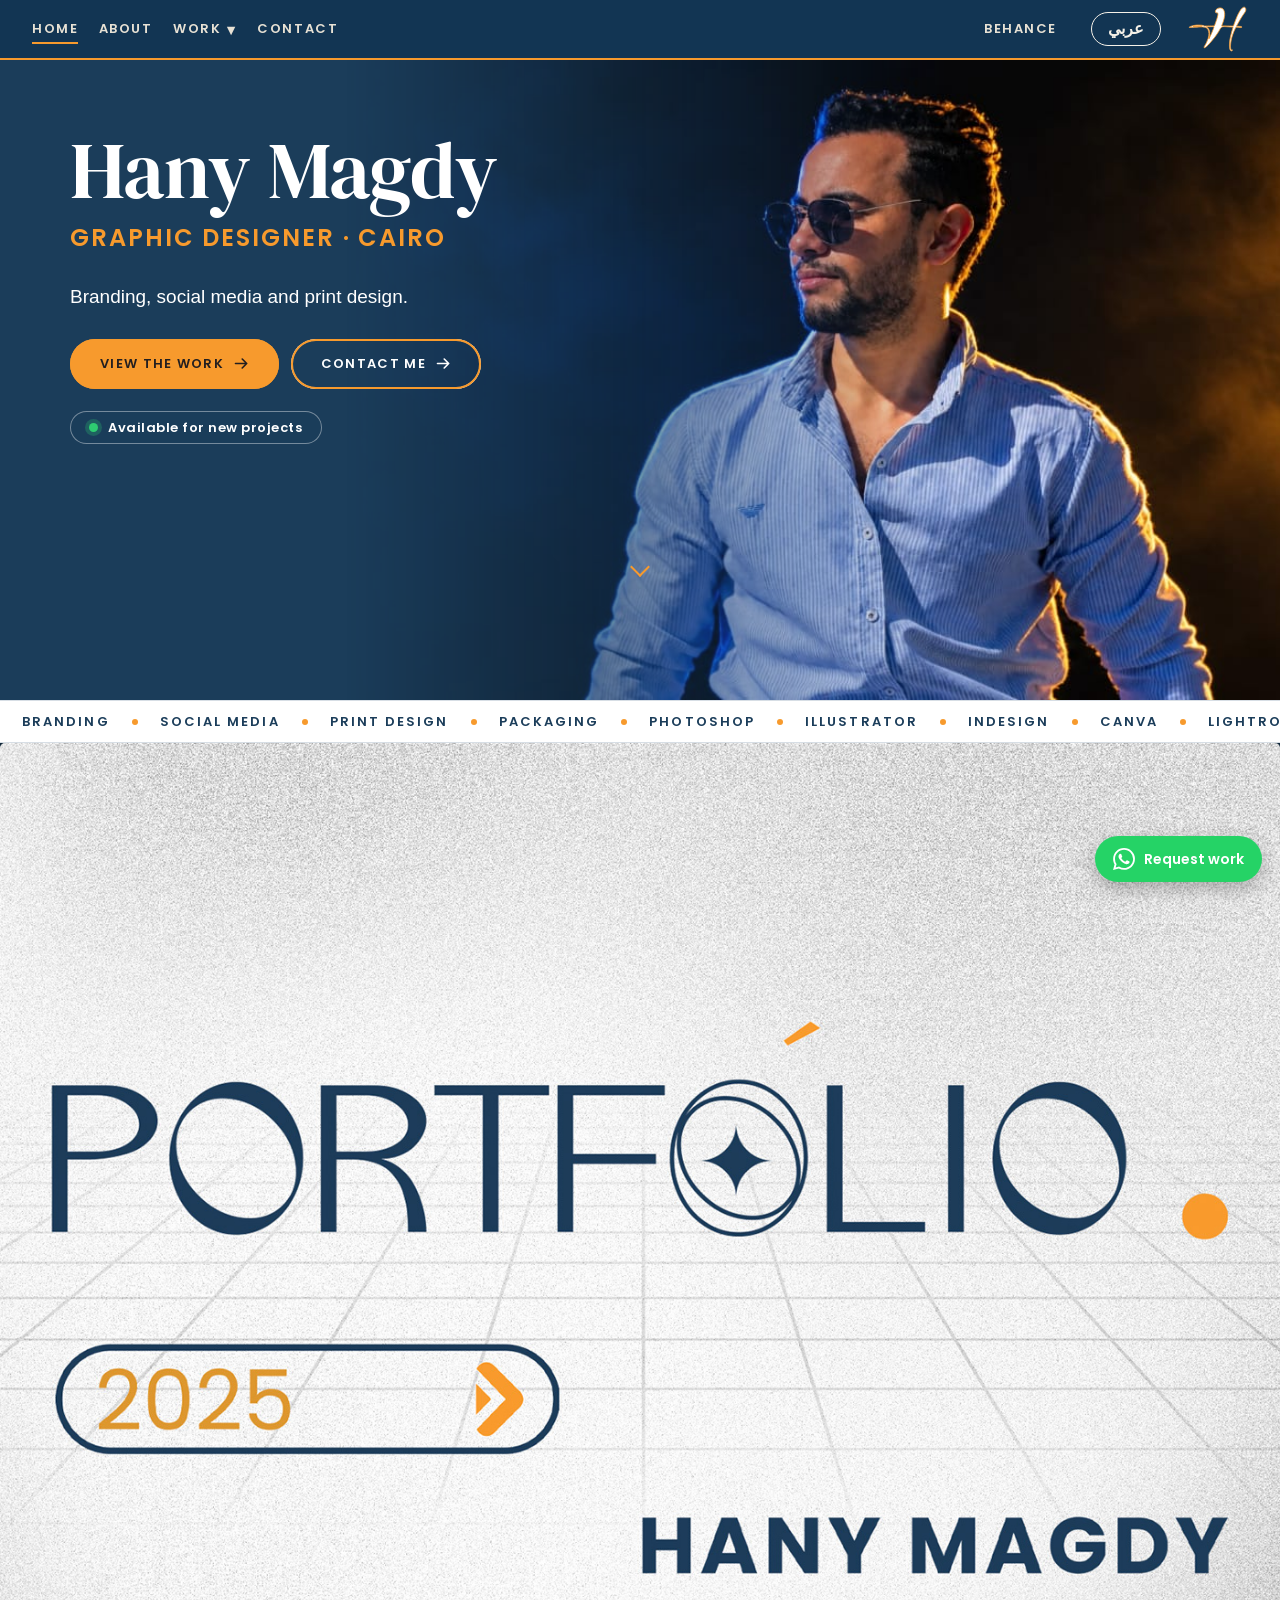
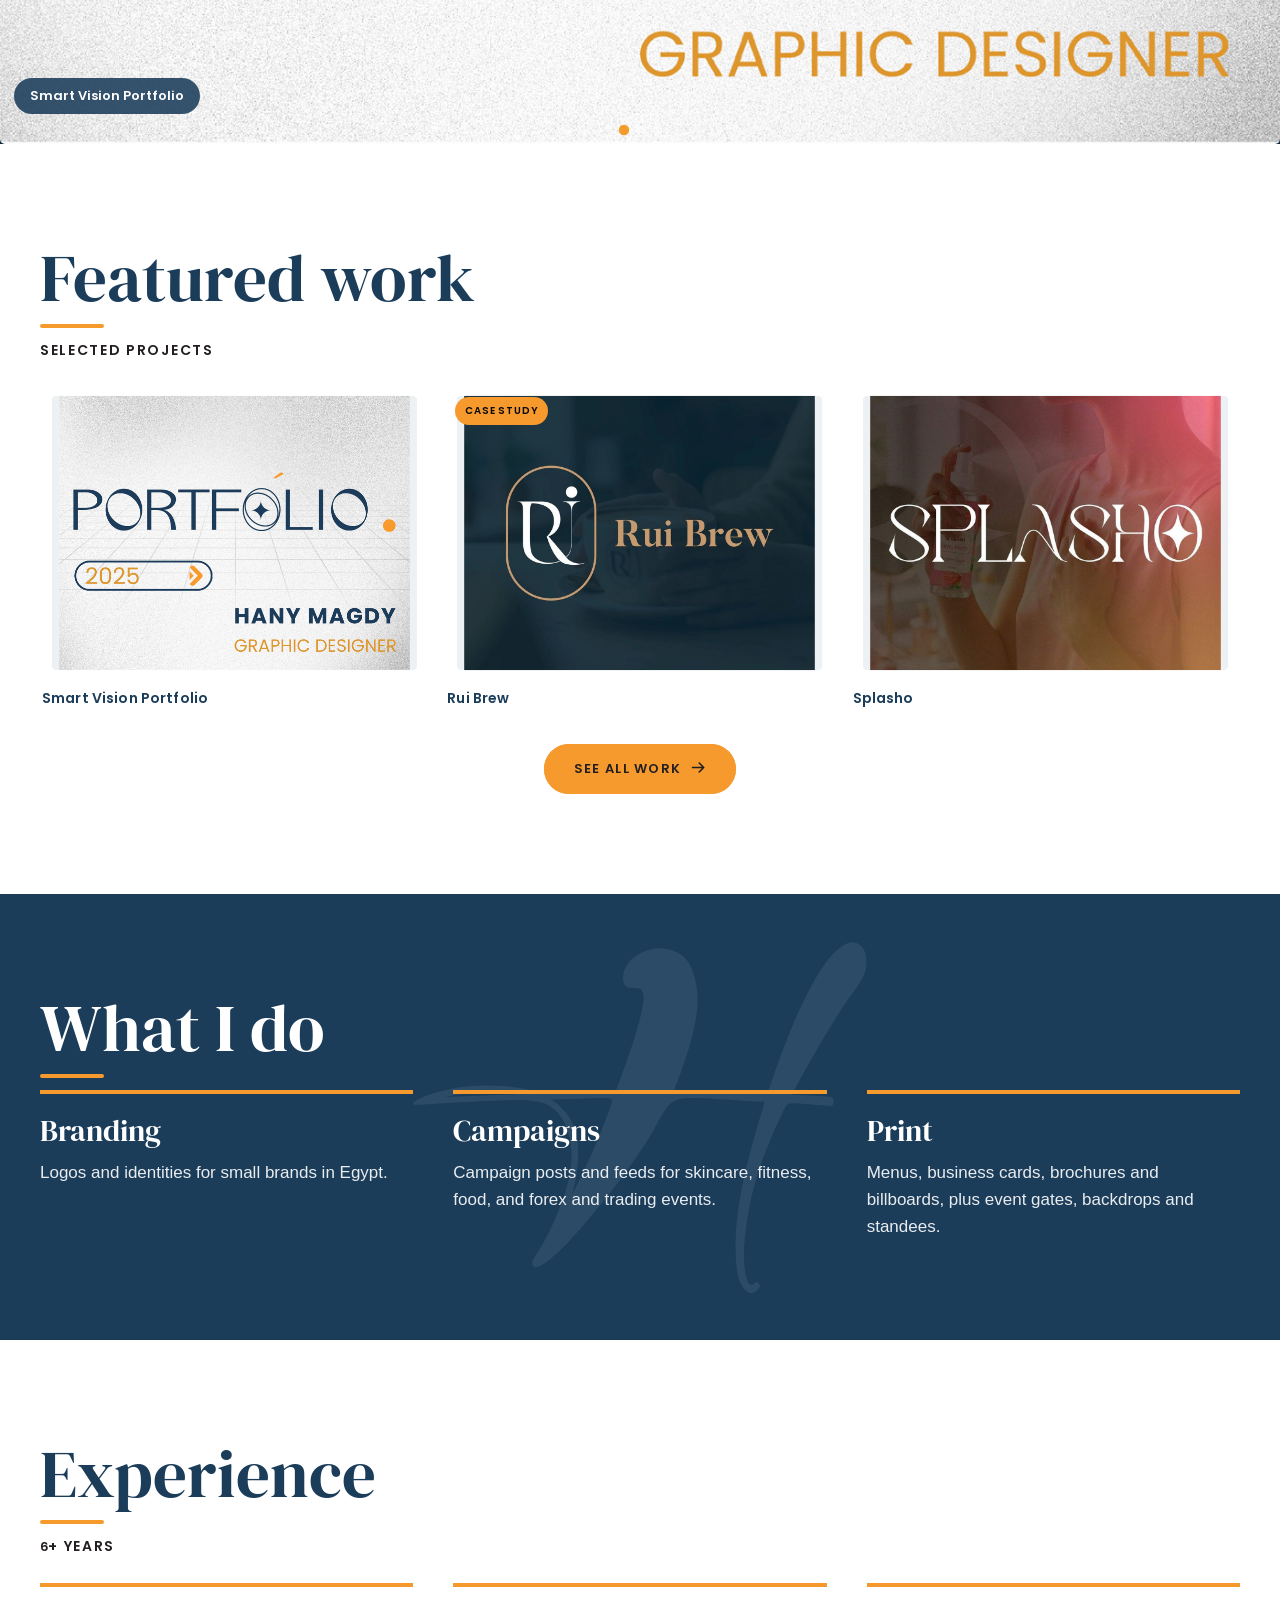
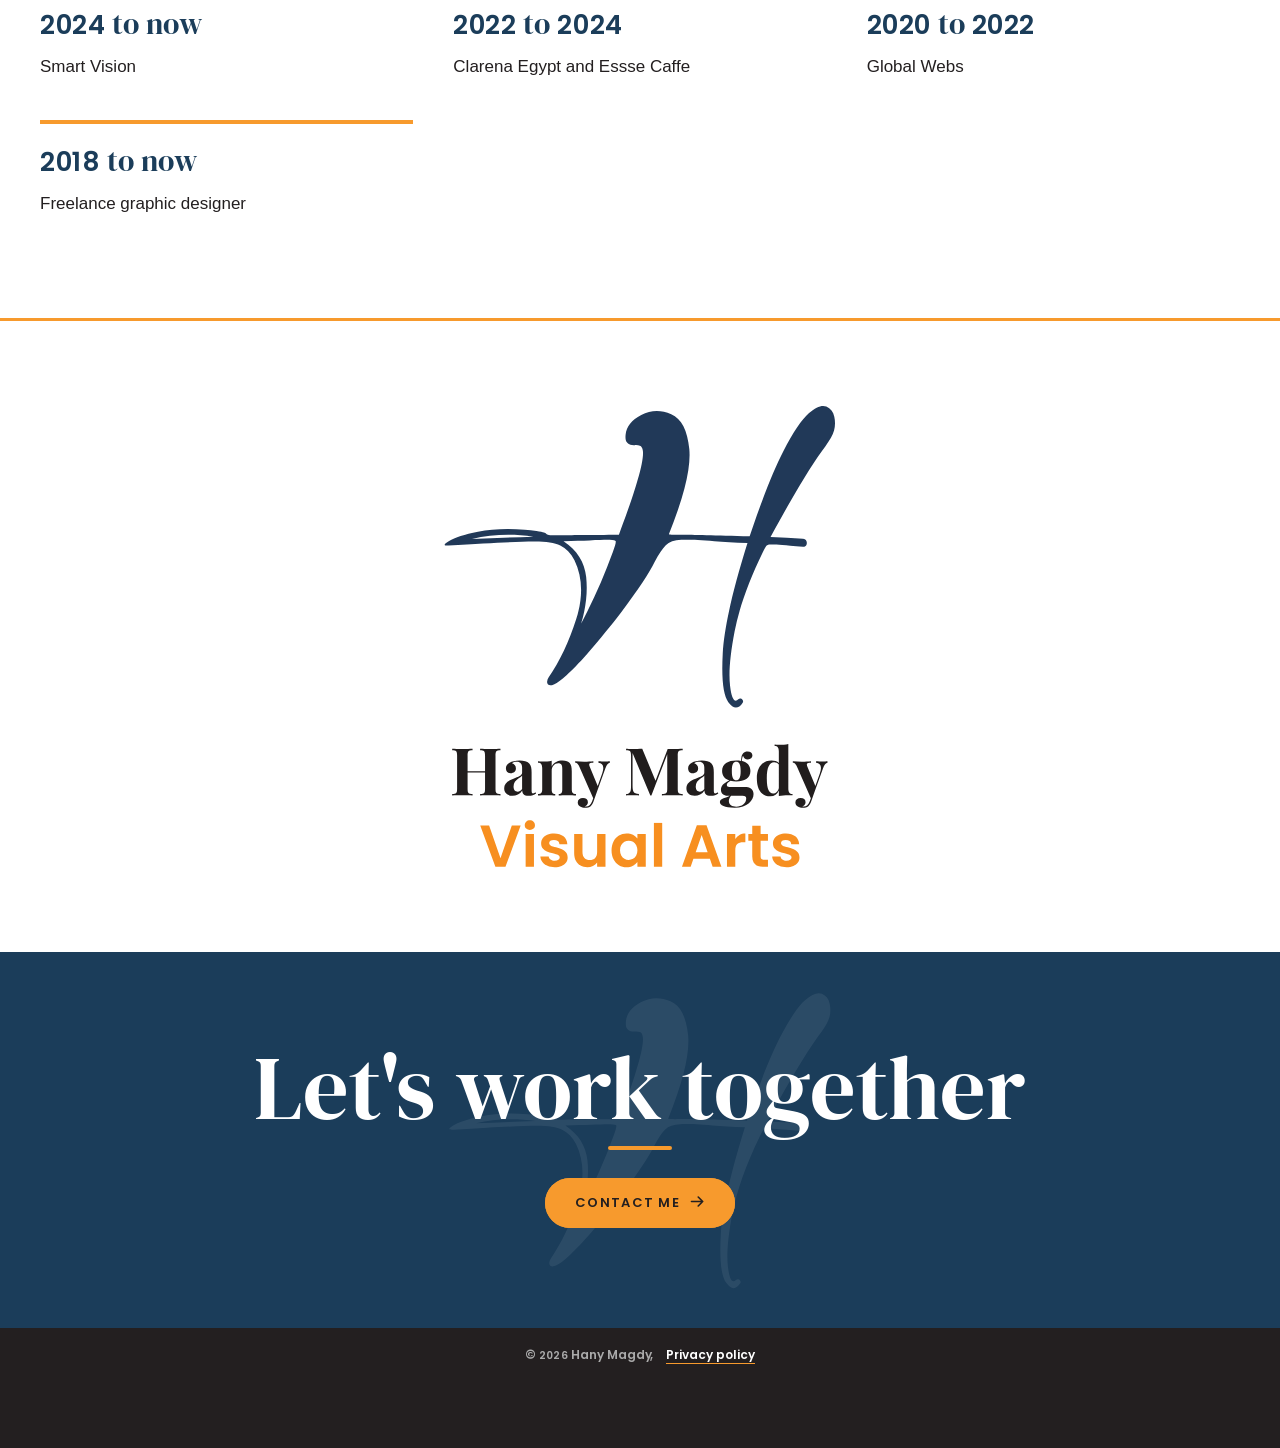
<file: index.html>
<!doctype html>
<html lang="en"
  ><head
    ><meta charset="utf-8" /><meta
      name="viewport"
      content="width=device-width,initial-scale=1"
    /><title>Hany Magdy | Graphic Designer</title
    ><link rel="stylesheet" href="css/style.css" />

    <link rel="icon" type="image/png" href="images/favicon.png" /><link
      rel="apple-touch-icon"
      href="images/apple-touch-icon.png"
    /><meta property="og:type" content="website" /><meta
      property="og:title"
      content="Hany Magdy | Graphic Designer, Cairo"
    /><meta property="og:image" content="https://hanymagdy6.github.io/images/og-logo.jpg" /><meta
      name="twitter:card"
      content="summary_large_image"
    /> </head
  ><body
    ><div id="top"
      ><nav class="nav"
        ><div class="l"
          ><a href="#"><span data-i18n="home">Home</span></a
          ><a href="#about"><span data-i18n="about">About</span></a
          ><span class="dd"
            ><a class="ddt" href="#work"
              ><span data-i18n="work">Work</span><span class="car">&#9662;</span></a
            ><span class="ddp"
              ><a href="#work" data-t="c-projects"><span data-i18n="projects">Projects</span></a
              ><a href="#work" data-t="c-branding"><span data-i18n="branding">Branding</span></a
              ><a href="#work" data-t="c-social"
                ><span data-i18n="social_media">Social Media</span></a
              ><a href="#work" data-t="c-print"><span data-i18n="print">Print</span></a></span
            ></span
          ><a href="#contact"><span data-i18n="contact">Contact</span></a></div
        ><a
          class="r"
          href="https://www.behance.net/hanymagdy6"
          target="_blank"
          rel="noopener noreferrer"
          ><span data-i18n="behance">Behance</span></a
        ><button class="langbtn" type="button" aria-label="Language">عربي</button
        ><a class="mono" href="#"><img src="images/nav-logo-anim.svg" alt="Hany Magdy" /></a></nav
      ><div id="app"
        ><main class="pgv v-home"
          ><div class="v-about hhero"
            ><div class="rgs" aria-hidden="true"><i></i><i></i><i></i></div
            ><section class="about hab"
              ><img class="me" src="images/hany-band.jpg" alt="Hany Magdy" /><div
                ><h1><span data-i18n="hany_magdy">Hany Magdy</span></h1
                ><p class="subt"
                  ><span data-i18n="graphic_designer_cairo">Graphic designer · Cairo</span></p
                ><p><span data-i18n="hero_line">Branding, social media and print design.</span></p
                ><div class="hbtns"><a class="pill" href="#work"
                  ><span data-i18n="view_the_work">View the work</span></a
                ><a class="pill ghost" href="#contact"
                  ><span data-i18n="contact_me">Contact me</span></a></div
                ><p class="avail"
                  ><i></i><span data-i18n="available_badge">Available for new projects</span></p
                ></div
              ></section
            ><div class="scl" aria-hidden="true"><b></b></div></div
          ><div class="mq" aria-hidden="true"
            ><div class="mqrow mqen"
              ><div class="mqt"
                ><span class="mqi">Branding</span><i class="mqd"></i
                ><span class="mqi">Social media</span><i class="mqd"></i
                ><span class="mqi">Print design</span><i class="mqd"></i
                ><span class="mqi">Packaging</span><i class="mqd"></i
                ><span class="mqi">Photoshop</span><i class="mqd"></i
                ><span class="mqi">Illustrator</span><i class="mqd"></i
                ><span class="mqi">InDesign</span><i class="mqd"></i><span class="mqi">Canva</span
                ><i class="mqd"></i><span class="mqi">Lightroom</span><i class="mqd"></i
                ><span class="mqi">Cairo, Egypt</span><i class="mqd"></i
                ><span class="mqi">Branding</span><i class="mqd"></i
                ><span class="mqi">Social media</span><i class="mqd"></i
                ><span class="mqi">Print design</span><i class="mqd"></i
                ><span class="mqi">Packaging</span><i class="mqd"></i
                ><span class="mqi">Photoshop</span><i class="mqd"></i
                ><span class="mqi">Illustrator</span><i class="mqd"></i
                ><span class="mqi">InDesign</span><i class="mqd"></i><span class="mqi">Canva</span
                ><i class="mqd"></i><span class="mqi">Lightroom</span><i class="mqd"></i
                ><span class="mqi">Cairo, Egypt</span><i class="mqd"></i></div></div
            ><div class="mqrow mqar"
              ><div class="mqt"
                ><span class="mqi">هوية بصرية</span><i class="mqd"></i
                ><span class="mqi">سوشيال ميديا</span><i class="mqd"></i
                ><span class="mqi">تصميم مطبوعات</span><i class="mqd"></i
                ><span class="mqi">باكدجنج</span><i class="mqd"></i
                ><span class="mqi">Photoshop</span><i class="mqd"></i
                ><span class="mqi">Illustrator</span><i class="mqd"></i
                ><span class="mqi">InDesign</span><i class="mqd"></i><span class="mqi">Canva</span
                ><i class="mqd"></i><span class="mqi">Lightroom</span><i class="mqd"></i
                ><span class="mqi">القاهرة، مصر</span><i class="mqd"></i
                ><span class="mqi">هوية بصرية</span><i class="mqd"></i
                ><span class="mqi">سوشيال ميديا</span><i class="mqd"></i
                ><span class="mqi">تصميم مطبوعات</span><i class="mqd"></i
                ><span class="mqi">باكدجنج</span><i class="mqd"></i
                ><span class="mqi">Photoshop</span><i class="mqd"></i
                ><span class="mqi">Illustrator</span><i class="mqd"></i
                ><span class="mqi">InDesign</span><i class="mqd"></i><span class="mqi">Canva</span
                ><i class="mqd"></i><span class="mqi">Lightroom</span><i class="mqd"></i
                ><span class="mqi">القاهرة، مصر</span><i class="mqd"></i></div></div></div
          ><section class="band w" id="hwork"
            ><h2><span data-i18n="featured_work">Featured work</span></h2
            ><p class="sub"><span data-i18n="selected_projects">Selected projects</span></p
            ><div class="pgrid"
              ><a class="pcard" href="#p-smart-portfolio"
                ><img
                  src="images/b-smart-portfolio-00.jpg"
                  alt="Smart Vision Portfolio"
                  loading="lazy"
                /><span class="tag"
                  ><span data-i18n="t_smart_portfolio">Smart Vision Portfolio</span></span
                ><em>40</em></a
              ><a class="pcard" href="rui-brew/"
                ><img src="images/b-rui-brew-00.jpg" alt="Rui Brew" loading="lazy" /><span
                  class="tag"
                  ><span data-i18n="t_rui_brew">Rui Brew</span></span
                ><span class="csb" data-i18n="cs_badge">Case study</span><em>16</em></a
              ><a class="pcard" href="#p-splasho"
                ><img src="images/b-splasho-00.jpg" alt="Splasho" loading="lazy" /><span class="tag"
                  ><span data-i18n="t_splasho">Splasho</span></span
                ><em>14</em></a
              ></div
            ><div class="more"
              ><a class="pill" href="#work"
                ><span data-i18n="see_all_work">See all work</span></a
              ></div
            ></section
          ><section class="band k" id="hdo"
            ><h2><span data-i18n="what_i_do">What I do</span></h2
            ><div class="cols"
              ><div
                ><h3><span data-i18n="branding">Branding</span></h3
                ><p
                  ><span data-i18n="logos_and_identities_for"
                    >Logos and identities for small brands in Egypt.</span
                  ></p
                ></div
              ><div
                ><h3><span data-i18n="campaigns">Campaigns</span></h3
                ><p
                  ><span data-i18n="campaign_posts_and_feeds"
                    >Campaign posts and feeds for skincare, fitness, food, and forex and trading
                    events.</span
                  ></p
                ></div
              ><div
                ><h3><span data-i18n="print">Print</span></h3
                ><p
                  ><span data-i18n="menus_business_cards_brochures"
                    >Menus, business cards, brochures and billboards, plus event gates, backdrops
                    and standees.</span
                  ></p
                ></div
              ></div
            ></section
          ><section class="band w" id="hexp"
            ><h2><span data-i18n="experience">Experience</span></h2
            ><p class="sub"><span data-i18n="years_6">6+ years</span></p
            ><div class="cols"
              ><div
                ><h3><span data-i18n="2024_to_now">2024 to now</span></h3
                ><p><span data-i18n="smart_vision">Smart Vision</span></p></div
              ><div
                ><h3><span data-i18n="2022_to_2024">2022 to 2024</span></h3
                ><p
                  ><span data-i18n="clarena_egypt_and_essse"
                    >Clarena Egypt and Essse Caffe</span
                  ></p
                ></div
              ><div
                ><h3><span data-i18n="2020_to_2022">2020 to 2022</span></h3
                ><p><span data-i18n="global_webs">Global Webs</span></p></div
              ><div
                ><h3><span data-i18n="2018_to_now">2018 to now</span></h3
                ><p
                  ><span data-i18n="freelance_graphic_designer">Freelance graphic designer</span></p
                ></div
              ></div
            ></section
          ><section class="band k" id="testimonials" hidden
            ><h2><span data-i18n="kind_words">Kind words</span></h2
            ><div class="tlist"></div></section
          ><section class="brand"><img src="images/logo-full.svg" alt="Hany Magdy logo" /></section
          ><footer class="foot" id="contact"
            ><h2><span data-i18n="let_s_work_together">Let's work together</span></h2
            ><a class="pill" href="#contact"
              ><span data-i18n="contact_me">Contact me</span></a
            ></footer
          ></main
        ><main class="pgv v-about"
          ><section class="about"
            ><img class="me" src="images/hany-band.jpg" alt="Hany Magdy" /><div
              ><p class="ab1"><span data-i18n="about">About</span></p
              ><h1><span data-i18n="hany_magdy">Hany Magdy</span></h1
              ><p class="subt"
                ><span data-i18n="graphic_designer_cairo">Graphic designer · Cairo</span></p
              ><p
                ><span data-i18n="hany_magdy_is_a"
                  >I am a graphic designer in Cairo with 6+ years in branding, social media
                  (including forex and trading content) and print (event gates, backdrops and
                  standees). I work in Photoshop, Illustrator and InDesign. My work has served
                  events and campaigns across Dubai/UAE, Qatar, Oman, Bahrain, South Africa and
                  Egypt.</span
                ></p
              ><p
                ><span data-i18n="clients_include_clarena_egypt"
                  >My clients include Clarena Egypt, Essse Caffe and Smart Vision. I am a Fine Arts
                  graduate of Minia University. I design brand identities, packaging, social media
                  campaigns and print for clients in beauty, fitness, real estate, education and
                  events, in Arabic and English.</span
                ></p
              ><a class="pill" href="#work"
                ><span data-i18n="view_the_work">View the work</span></a
              ></div
            ></section
          ><section class="band w" id="story"
            ><h2><span data-i18n="my_story">My story</span></h2
            ><div class="cols"
              ><div
                ><h3><span data-i18n="2024_to_now">2024 to now</span></h3
                ><p><span data-i18n="smart_vision">Smart Vision</span></p></div
              ><div
                ><h3><span data-i18n="2022_to_2024">2022 to 2024</span></h3
                ><p
                  ><span data-i18n="clarena_egypt_and_essse"
                    >Clarena Egypt and Essse Caffe</span
                  ></p
                ></div
              ><div
                ><h3><span data-i18n="2020_to_2022">2020 to 2022</span></h3
                ><p><span data-i18n="global_webs">Global Webs</span></p></div
              ><div
                ><h3><span data-i18n="2018_to_now">2018 to now</span></h3
                ><p
                  ><span data-i18n="freelance_graphic_designer">Freelance graphic designer</span></p
                ></div
              ></div
            ><p class="intro"
              ><span data-i18n="i_studied_book_arts"
                >I studied Book Arts in the Graphic Department at Minia University (2018 to 2023,
                Very Good with Honors). I started freelancing while still at college, then moved
                into in-house design work for brands in Cairo. I design identities, social media
                campaigns (including forex and trading content) and print such as event gates,
                backdrops and standees, and I use AI tools in my workflow.</span
              ></p
            ></section
          ><section class="band w"
            ><h2><span data-i18n="what_i_do">What I do</span></h2
            ><div class="cols"
              ><div
                ><h3><span data-i18n="branding">Branding</span></h3
                ><p
                  ><span data-i18n="logos_and_identities_for"
                    >Logos and identities for small brands in Egypt.</span
                  ></p
                ></div
              ><div
                ><h3><span data-i18n="social_media_2">Social media</span></h3
                ><p
                  ><span data-i18n="campaign_posts_and_feeds"
                    >Campaign posts and feeds for skincare, fitness, food, and forex and trading
                    events.</span
                  ></p
                ></div
              ><div
                ><h3><span data-i18n="print">Print</span></h3
                ><p
                  ><span data-i18n="menus_business_cards_brochures"
                    >Menus, business cards, brochures and billboards, plus event gates, backdrops
                    and standees.</span
                  ></p
                ></div
              ></div
            ></section
          ><section class="band k"
            ><div class="facts"
              ><div
                ><b>6+</b><span><span data-i18n="years">Years</span></span></div
              ><div class="sw"
                ><p class="icons"
                  ><svg
                    class="ic"
                    viewBox="0 0 120 120"
                    role="img"
                    aria-label="Photoshop"
                    xmlns="http://www.w3.org/2000/svg"
                  >
                    <title>Photoshop</title>
                    <rect width="120" height="120" rx="26" fill="#001e36" />
                    <rect
                      x="5"
                      y="5"
                      width="110"
                      height="110"
                      rx="22"
                      fill="none"
                      stroke="#31a8ff"
                      stroke-width="3.5"
                    />
                    <path
                      transform="translate(23.09 82.36) scale(0.0635)"
                      fill="#31a8ff"
                      d="M306 -714Q445 -714 508.5 -656.0Q572 -598 572 -496Q572 -435 546.0 -381.5Q520 -328 458.5 -295.5Q397 -263 292 -263H221V0H93V-714ZM298 -608H221V-369H279Q357 -369 399.5 -397.5Q442 -426 442 -491Q442 -550 407.0 -579.0Q372 -608 298 -608Z M1069 -157Q1069 -75 1010.5 -32.5Q952 10 843 10Q786 10 745.5 2.0Q705 -6 667 -23V-130Q707 -111 755.5 -98.0Q804 -85 847 -85Q899 -85 922.0 -101.0Q945 -117 945 -144Q945 -160 936.0 -172.5Q927 -185 900.5 -200.0Q874 -215 822 -237Q770 -257 735.5 -278.5Q701 -300 683.5 -329.0Q666 -358 666 -404Q666 -477 723.5 -514.5Q781 -552 877 -552Q927 -552 971.5 -542.0Q1016 -532 1061 -512L1021 -419Q983 -435 947.0 -446.0Q911 -457 873 -457Q790 -457 790 -410Q790 -393 800.5 -381.0Q811 -369 837.5 -355.5Q864 -342 913 -323Q961 -304 996.0 -283.5Q1031 -263 1050.0 -233.0Q1069 -203 1069 -157Z"
                    /></svg
                  ><svg
                    class="ic"
                    viewBox="0 0 120 120"
                    role="img"
                    aria-label="Illustrator"
                    xmlns="http://www.w3.org/2000/svg"
                  >
                    <title>Illustrator</title>
                    <rect width="120" height="120" rx="26" fill="#330000" />
                    <rect
                      x="5"
                      y="5"
                      width="110"
                      height="110"
                      rx="22"
                      fill="none"
                      stroke="#ff9a00"
                      stroke-width="3.5"
                    />
                    <path
                      transform="translate(32.90 83.00) scale(0.0613)"
                      fill="#ff9a00"
                      d="M534 0 469 -189H200L136 0H0L262 -717H408L670 0ZM374 -483Q370 -497 362.0 -521.0Q354 -545 346.5 -570.5Q339 -596 335 -613Q330 -593 322.5 -567.0Q315 -541 308.0 -518.0Q301 -495 298 -483L235 -299H436Z M815 -751Q844 -751 864.5 -736.5Q885 -722 885 -685Q885 -648 864.5 -633.0Q844 -618 815 -618Q786 -618 765.5 -633.0Q745 -648 745 -685Q745 -722 765.5 -736.5Q786 -751 815 -751ZM878 -542V0H752V-542Z"
                    /></svg
                  ><svg
                    class="ic"
                    viewBox="0 0 120 120"
                    role="img"
                    aria-label="InDesign"
                    xmlns="http://www.w3.org/2000/svg"
                  >
                    <title>InDesign</title>
                    <rect width="120" height="120" rx="26" fill="#49021f" />
                    <rect
                      x="5"
                      y="5"
                      width="110"
                      height="110"
                      rx="22"
                      fill="none"
                      stroke="#ff3366"
                      stroke-width="3.5"
                    />
                    <path
                      transform="translate(31.59 82.40) scale(0.0597)"
                      fill="#ff3366"
                      d="M335 0H35V-73L121 -105V-608L35 -641V-714H335V-641L249 -608V-105L335 -73Z M630 10Q535 10 477.0 -61.0Q419 -132 419 -270Q419 -410 478.0 -481.0Q537 -552 633 -552Q693 -552 731.5 -529.0Q770 -506 793 -473H799Q796 -487 793.0 -516.0Q790 -545 790 -570V-760H916V0H818L795 -71H790Q767 -37 729.0 -13.5Q691 10 630 10ZM668 -92Q738 -92 766.5 -132.0Q795 -172 796 -253V-269Q796 -356 768.5 -402.5Q741 -449 666 -449Q608 -449 577.5 -401.5Q547 -354 547 -268Q547 -182 578.0 -137.0Q609 -92 668 -92Z"
                    /></svg
                  ><svg
                    class="ic"
                    viewBox="0 0 120 120"
                    role="img"
                    aria-label="Canva"
                    xmlns="http://www.w3.org/2000/svg"
                  >
                    <title>Canva</title>
                    <defs>
                      <linearGradient id="cv" x1="0" y1="0" x2="1" y2="1">
                        <stop offset="0" stop-color="#00c4cc" />
                        <stop offset="1" stop-color="#7d2ae8" />
                      </linearGradient>
                    </defs>
                    <rect width="120" height="120" rx="26" fill="url(#cv)" />
                    <path
                      transform="translate(17.27 70.33) scale(0.0289)"
                      fill="#fff"
                      d="M322 10Q192 10 126.0 -66.0Q60 -142 60 -270Q60 -333 74.5 -397.5Q89 -462 118.5 -520.5Q148 -579 193.0 -625.5Q238 -672 300.5 -698.5Q363 -725 442 -725Q510 -725 557.5 -712.5Q605 -700 652 -674L594 -552Q560 -572 523.5 -585.5Q487 -599 442 -599Q382 -599 338.5 -569.0Q295 -539 267.0 -491.0Q239 -443 225.5 -387.0Q212 -331 212 -278Q212 -197 245.5 -157.0Q279 -117 352 -117Q393 -117 434.5 -128.0Q476 -139 517 -155V-28Q487 -16 437.0 -3.0Q387 10 322 10Z M810 10Q771 10 735.5 -9.5Q700 -29 678.0 -72.5Q656 -116 656 -188Q656 -255 674.0 -320.0Q692 -385 725.0 -438.5Q758 -492 804.5 -524.0Q851 -556 909 -556Q961 -556 993.5 -534.0Q1026 -512 1044 -476H1048L1076 -546H1189L1073 0H963L970 -71H966Q937 -35 899.5 -12.5Q862 10 810 10ZM868 -109Q898 -109 924.0 -133.0Q950 -157 968.5 -195.0Q987 -233 995 -275Q1002 -311 1002 -357Q1002 -392 984.0 -414.5Q966 -437 934 -437Q907 -437 883.5 -415.5Q860 -394 842.5 -359.0Q825 -324 815.0 -281.0Q805 -238 805 -195Q805 -109 868 -109Z M1224 0 1340 -546H1452L1442 -445H1446Q1478 -494 1519.5 -525.0Q1561 -556 1618 -556Q1689 -556 1724.0 -513.5Q1759 -471 1759 -399Q1759 -363 1748 -311L1683 0H1536L1603 -319Q1611 -354 1611 -377Q1611 -437 1558 -437Q1525 -437 1498.0 -408.5Q1471 -380 1451.5 -332.0Q1432 -284 1419 -226L1371 0Z M1927 0 1860 -546H2004L2026 -260Q2028 -241 2028.5 -207.5Q2029 -174 2029 -147H2034Q2043 -172 2055.0 -204.5Q2067 -237 2077 -256L2222 -546H2380L2085 0Z M2520 10Q2481 10 2445.5 -9.5Q2410 -29 2388.0 -72.5Q2366 -116 2366 -188Q2366 -255 2384.0 -320.0Q2402 -385 2435.0 -438.5Q2468 -492 2514.5 -524.0Q2561 -556 2619 -556Q2671 -556 2703.5 -534.0Q2736 -512 2754 -476H2758L2786 -546H2899L2783 0H2673L2680 -71H2676Q2647 -35 2609.5 -12.5Q2572 10 2520 10ZM2578 -109Q2608 -109 2634.0 -133.0Q2660 -157 2678.5 -195.0Q2697 -233 2705 -275Q2712 -311 2712 -357Q2712 -392 2694.0 -414.5Q2676 -437 2644 -437Q2617 -437 2593.5 -415.5Q2570 -394 2552.5 -359.0Q2535 -324 2525.0 -281.0Q2515 -238 2515 -195Q2515 -109 2578 -109Z"
                    /></svg
                  ><svg
                    class="ic"
                    viewBox="0 0 120 120"
                    role="img"
                    aria-label="Lightroom"
                    xmlns="http://www.w3.org/2000/svg"
                  >
                    <title>Lightroom</title>
                    <rect width="120" height="120" rx="26" fill="#001e36" />
                    <rect
                      x="5"
                      y="5"
                      width="110"
                      height="110"
                      rx="22"
                      fill="none"
                      stroke="#add5ec"
                      stroke-width="3.5"
                    />
                    <text
                      x="60"
                      y="76"
                      text-anchor="middle"
                      font-family="Poppins,Arial,sans-serif"
                      font-weight="700"
                      font-size="44"
                      fill="#add5ec"
                    >
                      Lr
                    </text></svg
                  ><svg
                    class="ic"
                    viewBox="0 0 120 120"
                    role="img"
                    aria-label="AI tools"
                    xmlns="http://www.w3.org/2000/svg"
                  >
                    <title>AI tools</title>
                    <rect width="120" height="120" rx="26" fill="#1b3d5a" />
                    <rect
                      x="5"
                      y="5"
                      width="110"
                      height="110"
                      rx="22"
                      fill="none"
                      stroke="#f79a2d"
                      stroke-width="3.5"
                    />
                    <path
                      fill="#f79a2d"
                      d="M52 28 L60 52 L84 60 L60 68 L52 92 L44 68 L20 60 L44 52 Z"
                      transform="translate(6 0)"
                    />
                    <path
                      fill="#fff"
                      d="M88 22 L92 34 L104 38 L92 42 L88 54 L84 42 L72 38 L84 34 Z"
                    /></svg></p
                ><span><span data-i18n="software">Software</span></span></div
              ><div
                ><b><span data-i18n="cairo">Cairo</span></b
                ><span><span data-i18n="egypt">Egypt</span></span></div
              ></div
            ></section
          ><section class="brand"><img src="images/logo-full.svg" alt="Hany Magdy logo" /></section
          ><footer class="foot" id="contact"
            ><h2><span data-i18n="let_s_work_together">Let's work together</span></h2
            ><a class="pill" href="#contact"
              ><span data-i18n="contact_me">Contact me</span></a
            ></footer
          ></main
        ><main class="pgv v-p-educational-center"
          ><header class="pagehead pcover" style="--cv: url(images/b-educational-center-00.jpg)"
            ><p class="ab1"><span data-i18n="t_social_media">Social media</span></p
            ><h1><span data-i18n="t_educational_center">Educational center</span></h1></header
          ><div class="pfacts"
            ><div
              ><small><span data-i18n="fact_type">Type</span></small
              ><b><span data-i18n="t_social_media">Social media</span></b></div
            ><div
              ><small><span data-i18n="fact_images">Images</span></small
              ><b>7</b></div
            ><div
              ><small><span data-i18n="fact_designer">Designer</span></small
              ><b><span data-i18n="designer_name">Hany Magdy</span></b></div
            ></div
          ><section class="band w"
            ><div class="pstack"
              ><figure class="pimg"
                ><img
                  src="images/b-educational-center-00.jpg"
                  alt="Educational center 1"
                  loading="lazy" /></figure
              ><figure class="pimg"
                ><img
                  src="images/b-educational-center-01.jpg"
                  alt="Educational center 2"
                  loading="lazy" /></figure
              ><figure class="pimg"
                ><img
                  src="images/b-educational-center-02.jpg"
                  alt="Educational center 3"
                  loading="lazy" /></figure
              ><figure class="pimg"
                ><img
                  src="images/b-educational-center-03.jpg"
                  alt="Educational center 4"
                  loading="lazy" /></figure
              ><figure class="pimg"
                ><img
                  src="images/b-educational-center-04.jpg"
                  alt="Educational center 5"
                  loading="lazy" /></figure
              ><figure class="pimg"
                ><img
                  src="images/b-educational-center-05.jpg"
                  alt="Educational center 6"
                  loading="lazy" /></figure
              ><figure class="pimg"
                ><img
                  src="images/b-educational-center-06.jpg"
                  alt="Educational center 7"
                  loading="lazy" /></figure></div
            ><nav class="pnav"
              ><a class="pv" href="#p-pink-october"
                ><small><span data-i18n="prev_project">Previous project</span></small
                ><b><span data-i18n="t_pink_october">Pink October</span></b></a
              ><a class="nx" href="#p-real-estate"
                ><small><span data-i18n="next_project">Next project</span></small
                ><b><span data-i18n="t_real_estate_posts">Real estate posts</span></b></a
              ></nav
            ><div class="more"
              ><a class="pill" href="#work"><span data-i18n="all_work">All work</span></a>
              <a class="pill" href="#contact"
                ><span data-i18n="contact_me">Contact me</span></a
              ></div
            ></section
          ></main
        ><main class="pgv v-p-intrip-logo"
          ><header class="pagehead pcover" style="--cv: url(images/b-intrip-logo-00.jpg)"
            ><p class="ab1"><span data-i18n="t_logo">Logo</span></p
            ><h1><span data-i18n="t_intrip_logo">Intrip logo</span></h1></header
          ><div class="pfacts"
            ><div
              ><small><span data-i18n="fact_type">Type</span></small
              ><b><span data-i18n="t_logo">Logo</span></b></div
            ><div
              ><small><span data-i18n="fact_images">Images</span></small
              ><b>3</b></div
            ><div
              ><small><span data-i18n="fact_designer">Designer</span></small
              ><b><span data-i18n="designer_name">Hany Magdy</span></b></div
            ></div
          ><section class="band w"
            ><div class="pstack"
              ><figure class="pimg"
                ><img
                  src="images/b-intrip-logo-00.jpg"
                  alt="Intrip logo 1"
                  loading="lazy" /></figure
              ><figure class="pimg"
                ><img
                  src="images/b-intrip-logo-01.jpg"
                  alt="Intrip logo 2"
                  loading="lazy" /></figure
              ><figure class="pimg"
                ><img
                  src="images/b-intrip-logo-02.jpg"
                  alt="Intrip logo 3"
                  loading="lazy" /></figure></div
            ><nav class="pnav"
              ><a class="pv" href="#p-jabal-altair"
                ><small><span data-i18n="prev_project">Previous project</span></small
                ><b><span data-i18n="t_jabal_al_tair">Jabal Al-Tair</span></b></a
              ><a class="nx" href="#p-sketches"
                ><small><span data-i18n="next_project">Next project</span></small
                ><b><span data-i18n="t_sketches">Sketches</span></b></a
              ></nav
            ><div class="more"
              ><a class="pill" href="#work"><span data-i18n="all_work">All work</span></a>
              <a class="pill" href="#contact"
                ><span data-i18n="contact_me">Contact me</span></a
              ></div
            ></section
          ></main
        ><main class="pgv v-p-sketches"
          ><header class="pagehead pcover" style="--cv: url(images/b-sketches-00.jpg)"
            ><p class="ab1"><span data-i18n="t_art">Art</span></p
            ><h1><span data-i18n="t_sketches">Sketches</span></h1></header
          ><div class="pfacts"
            ><div
              ><small><span data-i18n="fact_type">Type</span></small
              ><b><span data-i18n="t_art">Art</span></b></div
            ><div
              ><small><span data-i18n="fact_images">Images</span></small
              ><b>2</b></div
            ><div
              ><small><span data-i18n="fact_designer">Designer</span></small
              ><b><span data-i18n="designer_name">Hany Magdy</span></b></div
            ></div
          ><section class="band w"
            ><div class="pstack"
              ><figure class="pimg"
                ><img src="images/b-sketches-00.jpg" alt="Sketches 1" loading="lazy" /></figure
              ><figure class="pimg"
                ><img
                  src="images/b-sketches-01.jpg"
                  alt="Sketches 2"
                  loading="lazy" /></figure></div
            ><nav class="pnav"
              ><a class="pv" href="#p-intrip-logo"
                ><small><span data-i18n="prev_project">Previous project</span></small
                ><b><span data-i18n="t_intrip_logo">Intrip logo</span></b></a
              ><a class="nx" href="#p-smart-portfolio"
                ><small><span data-i18n="next_project">Next project</span></small
                ><b><span data-i18n="t_smart_portfolio">Smart Vision Portfolio</span></b></a
              ></nav
            ><div class="more"
              ><a class="pill" href="#work"><span data-i18n="all_work">All work</span></a>
              <a class="pill" href="#contact"
                ><span data-i18n="contact_me">Contact me</span></a
              ></div
            ></section
          ></main
        ><main class="pgv v-p-smart-vision"
          ><header class="pagehead pcover" style="--cv: url(images/b-smart-vision-00.jpg)"
            ><p class="ab1"
              ><span data-i18n="t_social_media_and_events">Social media and events</span></p
            ><h1><span data-i18n="t_smart_vision">Smart Vision</span></h1></header
          ><div class="pfacts"
            ><div
              ><small><span data-i18n="fact_type">Type</span></small
              ><b
                ><span data-i18n="t_social_media_and_events">Social media and events</span></b
              ></div
            ><div
              ><small><span data-i18n="fact_images">Images</span></small
              ><b>17</b></div
            ><div
              ><small><span data-i18n="fact_designer">Designer</span></small
              ><b><span data-i18n="designer_name">Hany Magdy</span></b></div
            ></div
          ><section class="band w"
            ><div class="pstack"
              ><figure class="pimg"
                ><img
                  src="images/b-smart-vision-00.jpg"
                  alt="Smart Vision 1"
                  loading="lazy" /></figure
              ><figure class="pimg"
                ><img
                  src="images/b-smart-vision-01.jpg"
                  alt="Smart Vision 2"
                  loading="lazy" /></figure
              ><figure class="pimg"
                ><img
                  src="images/b-smart-vision-02.jpg"
                  alt="Smart Vision 3"
                  loading="lazy" /></figure
              ><figure class="pimg"
                ><img
                  src="images/b-smart-vision-03.jpg"
                  alt="Smart Vision 4"
                  loading="lazy" /></figure
              ><figure class="pimg"
                ><img
                  src="images/b-smart-vision-04.jpg"
                  alt="Smart Vision 5"
                  loading="lazy" /></figure
              ><figure class="pimg"
                ><img
                  src="images/b-smart-vision-05.jpg"
                  alt="Smart Vision 6"
                  loading="lazy" /></figure
              ><figure class="pimg"
                ><img
                  src="images/b-smart-vision-06.jpg"
                  alt="Smart Vision 7"
                  loading="lazy" /></figure
              ><figure class="pimg"
                ><img
                  src="images/b-smart-vision-07.jpg"
                  alt="Smart Vision 8"
                  loading="lazy" /></figure
              ><figure class="pimg"
                ><img
                  src="images/b-smart-vision-08.jpg"
                  alt="Smart Vision 9"
                  loading="lazy" /></figure
              ><figure class="pimg"
                ><img
                  src="images/b-smart-vision-09.jpg"
                  alt="Smart Vision 10"
                  loading="lazy" /></figure
              ><figure class="pimg"
                ><img
                  src="images/b-smart-vision-10.jpg"
                  alt="Smart Vision 11"
                  loading="lazy" /></figure
              ><figure class="pimg"
                ><img
                  src="images/b-smart-vision-11.jpg"
                  alt="Smart Vision 12"
                  loading="lazy" /></figure
              ><figure class="pimg"
                ><img
                  src="images/b-smart-vision-12.jpg"
                  alt="Smart Vision 13"
                  loading="lazy" /></figure
              ><figure class="pimg"
                ><img
                  src="images/b-smart-vision-13.jpg"
                  alt="Smart Vision 14"
                  loading="lazy" /></figure
              ><figure class="pimg"
                ><img
                  src="images/b-smart-vision-14.jpg"
                  alt="Smart Vision 15"
                  loading="lazy" /></figure
              ><figure class="pimg"
                ><img
                  src="images/b-smart-vision-15.jpg"
                  alt="Smart Vision 16"
                  loading="lazy" /></figure
              ><figure class="pimg"
                ><img
                  src="images/b-smart-vision-16.jpg"
                  alt="Smart Vision 17"
                  loading="lazy" /></figure></div
            ><nav class="pnav"
              ><a class="pv" href="#p-essse-caffe"
                ><small><span data-i18n="prev_project">Previous project</span></small
                ><b><span data-i18n="t_essse_caffe">Essse Caffe</span></b></a
              ><a class="nx" href="#p-leading-gulf"
                ><small><span data-i18n="next_project">Next project</span></small
                ><b><span data-i18n="t_leading_gulf">Leading Gulf</span></b></a
              ></nav
            ><div class="more"
              ><a class="pill" href="#work"><span data-i18n="all_work">All work</span></a>
              <a class="pill" href="#contact"
                ><span data-i18n="contact_me">Contact me</span></a
              ></div
            ></section
          ></main
        ><main class="pgv v-p-leading-gulf"
          ><header class="pagehead pcover" style="--cv: url(images/b-leading-gulf-00.jpg)"
            ><p class="ab1"><span data-i18n="t_social_media">Social media</span></p
            ><h1><span data-i18n="t_leading_gulf">Leading Gulf</span></h1></header
          ><div class="pfacts"
            ><div
              ><small><span data-i18n="fact_type">Type</span></small
              ><b><span data-i18n="t_social_media">Social media</span></b></div
            ><div
              ><small><span data-i18n="fact_images">Images</span></small
              ><b>4</b></div
            ><div
              ><small><span data-i18n="fact_designer">Designer</span></small
              ><b><span data-i18n="designer_name">Hany Magdy</span></b></div
            ></div
          ><section class="band w"
            ><div class="pstack"
              ><figure class="pimg"
                ><img
                  src="images/b-leading-gulf-00.jpg"
                  alt="Leading Gulf 1"
                  loading="lazy" /></figure
              ><figure class="pimg"
                ><img
                  src="images/b-leading-gulf-01.jpg"
                  alt="Leading Gulf 2"
                  loading="lazy" /></figure
              ><figure class="pimg"
                ><img
                  src="images/b-leading-gulf-02.jpg"
                  alt="Leading Gulf 3"
                  loading="lazy" /></figure
              ><figure class="pimg"
                ><img
                  src="images/b-leading-gulf-03.jpg"
                  alt="Leading Gulf 4"
                  loading="lazy" /></figure></div
            ><nav class="pnav"
              ><a class="pv" href="#p-smart-vision"
                ><small><span data-i18n="prev_project">Previous project</span></small
                ><b><span data-i18n="t_smart_vision">Smart Vision</span></b></a
              ><a class="nx" href="#p-art-photo"
                ><small><span data-i18n="next_project">Next project</span></small
                ><b><span data-i18n="t_art_and_photography">Art and photography</span></b></a
              ></nav
            ><div class="more"
              ><a class="pill" href="#work"><span data-i18n="all_work">All work</span></a>
              <a class="pill" href="#contact"
                ><span data-i18n="contact_me">Contact me</span></a
              ></div
            ></section
          ></main
        ><main class="pgv v-p-art-photo"
          ><header class="pagehead pcover" style="--cv: url(images/b-art-photo-00.jpg)"
            ><p class="ab1"><span data-i18n="t_art">Art</span></p
            ><h1><span data-i18n="t_art_and_photography">Art and photography</span></h1></header
          ><div class="pfacts"
            ><div
              ><small><span data-i18n="fact_type">Type</span></small
              ><b><span data-i18n="t_art">Art</span></b></div
            ><div
              ><small><span data-i18n="fact_images">Images</span></small
              ><b>7</b></div
            ><div
              ><small><span data-i18n="fact_designer">Designer</span></small
              ><b><span data-i18n="designer_name">Hany Magdy</span></b></div
            ></div
          ><section class="band w"
            ><div class="pstack"
              ><figure class="pimg"
                ><img
                  src="images/b-art-photo-00.jpg"
                  alt="Art and photography 1"
                  loading="lazy" /></figure
              ><figure class="pimg"
                ><img
                  src="images/b-art-photo-01.jpg"
                  alt="Art and photography 2"
                  loading="lazy" /></figure
              ><figure class="pimg"
                ><img
                  src="images/b-art-photo-02.jpg"
                  alt="Art and photography 3"
                  loading="lazy" /></figure
              ><figure class="pimg"
                ><img
                  src="images/b-art-photo-03.jpg"
                  alt="Art and photography 4"
                  loading="lazy" /></figure
              ><figure class="pimg"
                ><img
                  src="images/b-art-photo-04.jpg"
                  alt="Art and photography 5"
                  loading="lazy" /></figure
              ><figure class="pimg"
                ><img
                  src="images/b-art-photo-05.jpg"
                  alt="Art and photography 6"
                  loading="lazy" /></figure
              ><figure class="pimg"
                ><img
                  src="images/b-art-photo-06.jpg"
                  alt="Art and photography 7"
                  loading="lazy" /></figure></div
            ><nav class="pnav"
              ><a class="pv" href="#p-leading-gulf"
                ><small><span data-i18n="prev_project">Previous project</span></small
                ><b><span data-i18n="t_leading_gulf">Leading Gulf</span></b></a
              ><a class="nx" href="#p-logo-brand"
                ><small><span data-i18n="next_project">Next project</span></small
                ><b><span data-i18n="t_logo_brand">Logo Brand</span></b></a
              ></nav
            ><div class="more"
              ><a class="pill" href="#work"><span data-i18n="all_work">All work</span></a>
              <a class="pill" href="#contact"
                ><span data-i18n="contact_me">Contact me</span></a
              ></div
            ></section
          ></main
        ><main class="pgv v-work"
          ><header class="pagehead"
            ><p class="ab1"><span data-i18n="selected_work">Selected work</span></p
            ><h1><span data-i18n="work">Work</span></h1></header
          ><section class="band w" id="c-projects"
            ><h2><span data-i18n="projects">Projects</span></h2
            ><p class="sub"
              ><span data-i18n="open_a_project_to">Open a project to see the full work</span></p
            ><div class="pgrid"
              ><a class="pcard" href="#p-smart-portfolio"
                ><img
                  src="images/b-smart-portfolio-00.jpg"
                  alt="Smart Vision Portfolio"
                  loading="lazy"
                /><span class="tag"
                  ><span data-i18n="t_smart_portfolio">Smart Vision Portfolio</span></span
                ><em>40</em></a
              ><a class="pcard" href="#p-food-social"
                ><img
                  src="images/b-food-social-00.jpg"
                  alt="Food and supplements"
                  loading="lazy"
                /><span class="tag"
                  ><span data-i18n="t_food_and_supplements">Food and supplements</span></span
                ><em>17</em></a
              ><a class="pcard" href="#p-rui-brew"
                ><img src="images/b-rui-brew-00.jpg" alt="Rui Brew" loading="lazy" /><span
                  class="tag"
                  ><span data-i18n="t_rui_brew">Rui Brew</span></span
                ><em>16</em></a
              ><a class="pcard" href="#p-splasho"
                ><img src="images/b-splasho-00.jpg" alt="Splasho" loading="lazy" /><span class="tag"
                  ><span data-i18n="t_splasho">Splasho</span></span
                ><em>14</em></a
              ><a class="pcard" href="#p-essse-caffe"
                ><img src="images/b-essse-caffe-00.jpg" alt="Essse Caffe" loading="lazy" /><span
                  class="tag"
                  ><span data-i18n="t_essse_caffe">Essse Caffe</span></span
                ><em>12</em></a
              ><a class="pcard" href="#p-smart-vision"
                ><img src="images/b-smart-vision-00.jpg" alt="Smart Vision" loading="lazy" /><span
                  class="tag"
                  ><span data-i18n="t_smart_vision">Smart Vision</span></span
                ><em>17</em></a
              ><a class="pcard" href="#p-leading-gulf"
                ><img src="images/b-leading-gulf-00.jpg" alt="Leading Gulf" loading="lazy" /><span
                  class="tag"
                  ><span data-i18n="t_leading_gulf">Leading Gulf</span></span
                ><em>4</em></a
              ><a class="pcard" href="#p-art-photo"
                ><img
                  src="images/b-art-photo-00.jpg"
                  alt="Art and photography"
                  loading="lazy"
                /><span class="tag"
                  ><span data-i18n="t_art_and_photography">Art and photography</span></span
                ><em>7</em></a
              ><a class="pcard" href="#p-logo-brand"
                ><img src="images/b-logo-brand-00.jpg" alt="Logo Brand" loading="lazy" /><span
                  class="tag"
                  ><span data-i18n="t_logo_brand">Logo Brand</span></span
                ><em>19</em></a
              ><a class="pcard" href="#p-clarena"
                ><img src="images/b-clarena-00.jpg" alt="Clarena" loading="lazy" /><span class="tag"
                  ><span data-i18n="t_clarena">Clarena</span></span
                ><em>38</em></a
              ><a class="pcard" href="#p-soul-fitness"
                ><img src="images/b-soul-fitness-00.jpg" alt="Soul Fitness" loading="lazy" /><span
                  class="tag"
                  ><span data-i18n="t_soul_fitness">Soul Fitness</span></span
                ><em>13</em></a
              ><a class="pcard" href="#p-el-ghazal"
                ><img src="images/b-el-ghazal-00.jpg" alt="El Ghazal" loading="lazy" /><span
                  class="tag"
                  ><span data-i18n="t_el_ghazal">El Ghazal</span></span
                ><em>5</em></a
              ><a class="pcard" href="#p-safe-zone"
                ><img src="images/b-safe-zone-00.jpg" alt="Safe Zone" loading="lazy" /><span
                  class="tag"
                  ><span data-i18n="t_safe_zone">Safe Zone</span></span
                ><em>2</em></a
              ><a class="pcard" href="#p-pink-october"
                ><img src="images/b-pink-october-00.jpg" alt="Pink October" loading="lazy" /><span
                  class="tag"
                  ><span data-i18n="t_pink_october">Pink October</span></span
                ><em>4</em></a
              ><a class="pcard" href="#p-educational-center"
                ><img
                  src="images/b-educational-center-00.jpg"
                  alt="Educational center"
                  loading="lazy"
                /><span class="tag"
                  ><span data-i18n="t_educational_center">Educational center</span></span
                ><em>7</em></a
              ><a class="pcard" href="#p-real-estate"
                ><img
                  src="images/b-real-estate-00.jpg"
                  alt="Real estate posts"
                  loading="lazy"
                /><span class="tag"
                  ><span data-i18n="t_real_estate_posts">Real estate posts</span></span
                ><em>7</em></a
              ><a class="pcard" href="#p-oct-war"
                ><img src="images/b-oct-war-00.jpg" alt="6 October war" loading="lazy" /><span
                  class="tag"
                  ><span data-i18n="t_6_october_war">6 October war</span></span
                ><em>9</em></a
              ><a class="pcard" href="#p-jabal-altair"
                ><img src="images/b-jabal-altair-00.jpg" alt="Jabal Al-Tair" loading="lazy" /><span
                  class="tag"
                  ><span data-i18n="t_jabal_al_tair">Jabal Al-Tair</span></span
                ><em>14</em></a
              ><a class="pcard" href="#p-intrip-logo"
                ><img src="images/b-intrip-logo-00.jpg" alt="Intrip logo" loading="lazy" /><span
                  class="tag"
                  ><span data-i18n="t_intrip_logo">Intrip logo</span></span
                ><em>3</em></a
              ><a class="pcard" href="#p-sketches"
                ><img src="images/b-sketches-00.jpg" alt="Sketches" loading="lazy" /><span
                  class="tag"
                  ><span data-i18n="t_sketches">Sketches</span></span
                ><em>2</em></a
              ></div
            ></section
          ><section class="band w" id="work"
            ><h2><span data-i18n="featured_work">Featured work</span></h2
            ><p class="sub"><span data-i18n="selected_projects">Selected projects</span></p
            ><div class="grid two"
              ><figure class="card" style="--r: 4/3"
                ><img src="images/p01.jpg" alt="Rui Brew logo" /><span class="tag"
                  ><span data-i18n="t_branding">Branding</span></span
                ></figure
              ><figure class="card" style="--r: 4/3"
                ><img src="images/b-splasho-00.jpg" alt="Splasho" /><span class="tag"
                  ><span data-i18n="t_branding">Branding</span></span
                ></figure
              ></div
            ></section
          ><section class="band k" id="c-branding"
            ><h2><span data-i18n="branding">Branding</span></h2
            ><p class="sub"><span data-i18n="logos_and_identities">Logos and identities</span></p
            ><div class="grid"
              ><figure class="card" style="--r: 4/3"
                ><img src="images/p02.jpg" alt="Splasho wordmark" /></figure
              ><figure class="card" style="--r: 4/3"
                ><img src="images/p05.jpg" alt="House mark over a burger photo" /></figure
              ><figure class="card" style="--r: 4/3"
                ><img src="images/p38.jpg" alt="Intrip logo" /></figure></div></section
          ><section class="band w" id="c-social"
            ><h2><span data-i18n="social_media_2">Social media</span></h2
            ><p class="sub"><span data-i18n="campaigns_and_posts">Campaigns and posts</span></p
            ><div class="pmas"
              ><figure class="card" style="--r: 1400/787"
                ><img
                  src="images/b-smart-vision-00.jpg"
                  alt="Smart Vision social media posts"
                  loading="lazy"
                  style="aspect-ratio: 1400/787; object-fit: contain; height: auto" /></figure
              ><figure class="card" style="--r: 1400/787"
                ><img
                  src="images/b-smart-vision-01.jpg"
                  alt="Smart Vision social media posts"
                  loading="lazy"
                  style="aspect-ratio: 1400/787; object-fit: contain; height: auto" /></figure
              ><figure class="card" style="--r: 1400/787"
                ><img
                  src="images/b-smart-vision-02.jpg"
                  alt="Smart Vision social media posts"
                  loading="lazy"
                  style="aspect-ratio: 1400/787; object-fit: contain; height: auto" /></figure
              ><figure class="card" style="--r: 1400/787"
                ><img
                  src="images/b-smart-vision-03.jpg"
                  alt="Smart Vision social media posts"
                  loading="lazy"
                  style="aspect-ratio: 1400/787; object-fit: contain; height: auto" /></figure
              ><figure class="card" style="--r: 1400/787"
                ><img
                  src="images/b-smart-vision-04.jpg"
                  alt="Smart Vision social media posts"
                  loading="lazy"
                  style="aspect-ratio: 1400/787; object-fit: contain; height: auto" /></figure
              ><figure class="card" style="--r: 1400/787"
                ><img
                  src="images/b-smart-vision-05.jpg"
                  alt="Smart Vision social media posts"
                  loading="lazy"
                  style="aspect-ratio: 1400/787; object-fit: contain; height: auto" /></figure
              ><figure class="card" style="--r: 1400/787"
                ><img
                  src="images/b-smart-vision-06.jpg"
                  alt="Smart Vision social media posts"
                  loading="lazy"
                  style="aspect-ratio: 1400/787; object-fit: contain; height: auto" /></figure
              ><figure class="card" style="--r: 1100/619"
                ><img
                  src="images/b-svs-events-03.jpg"
                  alt="SVS Events 2025 social media post"
                  loading="lazy"
                  style="aspect-ratio: 1100/619; object-fit: contain; height: auto" /></figure
              ><figure class="card" style="--r: 1100/619"
                ><img
                  src="images/b-svs-events-04.jpg"
                  alt="SVS Events 2025 social media post"
                  loading="lazy"
                  style="aspect-ratio: 1100/619; object-fit: contain; height: auto" /></figure
              ><figure class="card" style="--r: 1100/619"
                ><img
                  src="images/b-svs-events-05.jpg"
                  alt="SVS Events 2025 social media post"
                  loading="lazy"
                  style="aspect-ratio: 1100/619; object-fit: contain; height: auto" /></figure
              ><figure class="card" style="--r: 1100/619"
                ><img
                  src="images/b-svs-events-06.jpg"
                  alt="SVS Events 2025 social media post"
                  loading="lazy"
                  style="aspect-ratio: 1100/619; object-fit: contain; height: auto" /></figure
              ><figure class="card" style="--r: 1100/619"
                ><img
                  src="images/b-svs-events-09.jpg"
                  alt="SVS Events 2025 social media post"
                  loading="lazy"
                  style="aspect-ratio: 1100/619; object-fit: contain; height: auto" /></figure
              ><figure class="card" style="--r: 1100/619"
                ><img
                  src="images/b-svs-events-10.jpg"
                  alt="SVS Events 2025 social media post"
                  loading="lazy"
                  style="aspect-ratio: 1100/619; object-fit: contain; height: auto" /></figure
              ><figure class="card" style="--r: 1100/619"
                ><img
                  src="images/b-svs-events-11.jpg"
                  alt="SVS Events 2025 social media post"
                  loading="lazy"
                  style="aspect-ratio: 1100/619; object-fit: contain; height: auto" /></figure
              ><figure class="card" style="--r: 1100/619"
                ><img
                  src="images/b-svs-events-12.jpg"
                  alt="SVS Events 2025 social media post"
                  loading="lazy"
                  style="aspect-ratio: 1100/619; object-fit: contain; height: auto" /></figure
              ><figure class="card" style="--r: 1100/619"
                ><img
                  src="images/b-svs-events-13.jpg"
                  alt="SVS Events 2025 social media post"
                  loading="lazy"
                  style="aspect-ratio: 1100/619; object-fit: contain; height: auto" /></figure
              ><figure class="card" style="--r: 1100/619"
                ><img
                  src="images/b-svs-events-14.jpg"
                  alt="SVS Events 2025 social media post"
                  loading="lazy"
                  style="aspect-ratio: 1100/619; object-fit: contain; height: auto" /></figure
              ><figure class="card" style="--r: 1200/675"
                ><img
                  src="images/b-svs-events-15.jpg"
                  alt="SVS Events 2025 social media post"
                  loading="lazy"
                  style="aspect-ratio: 1200/675; object-fit: contain; height: auto" /></figure
              ><figure class="card" style="--r: 1200/675"
                ><img
                  src="images/b-svs-events-16.jpg"
                  alt="SVS Events 2025 social media post"
                  loading="lazy"
                  style="aspect-ratio: 1200/675; object-fit: contain; height: auto" /></figure
              ><figure class="card" style="--r: 1100/619"
                ><img
                  src="images/b-svs-events-20.jpg"
                  alt="SVS Events 2025 social media post"
                  loading="lazy"
                  style="aspect-ratio: 1100/619; object-fit: contain; height: auto" /></figure
              ><figure class="card" style="--r: 1100/619"
                ><img
                  src="images/b-svs-events-21.jpg"
                  alt="SVS Events 2025 social media post"
                  loading="lazy"
                  style="aspect-ratio: 1100/619; object-fit: contain; height: auto" /></figure
              ><figure class="card" style="--r: 1100/619"
                ><img
                  src="images/b-svs-events-22.jpg"
                  alt="SVS Events 2025 social media post"
                  loading="lazy"
                  style="aspect-ratio: 1100/619; object-fit: contain; height: auto" /></figure
              ><figure class="card" style="--r: 1100/619"
                ><img
                  src="images/b-svs-events-23.jpg"
                  alt="SVS Events 2025 social media post"
                  loading="lazy"
                  style="aspect-ratio: 1100/619; object-fit: contain; height: auto" /></figure
              ><figure class="card" style="--r: 1100/619"
                ><img
                  src="images/b-svs-events-24.jpg"
                  alt="SVS Events 2025 social media post"
                  loading="lazy"
                  style="aspect-ratio: 1100/619; object-fit: contain; height: auto" /></figure
              ><figure class="card" style="--r: 1200/675"
                ><img
                  src="images/b-svs-events-25.jpg"
                  alt="SVS Events 2025 social media post"
                  loading="lazy"
                  style="aspect-ratio: 1200/675; object-fit: contain; height: auto" /></figure
              ><figure class="card" style="--r: 1100/619"
                ><img
                  src="images/b-svs-events-26.jpg"
                  alt="SVS Events 2025 social media post"
                  loading="lazy"
                  style="aspect-ratio: 1100/619; object-fit: contain; height: auto" /></figure
              ><figure class="card" style="--r: 1100/619"
                ><img
                  src="images/b-svs-events-28.jpg"
                  alt="SVS Events 2025 social media post"
                  loading="lazy"
                  style="aspect-ratio: 1100/619; object-fit: contain; height: auto" /></figure
              ><figure class="card" style="--r: 1100/619"
                ><img
                  src="images/b-svs-events-29.jpg"
                  alt="SVS Events 2025 social media post"
                  loading="lazy"
                  style="aspect-ratio: 1100/619; object-fit: contain; height: auto" /></figure
              ><figure class="card" style="--r: 1100/619"
                ><img
                  src="images/b-svs-events-30.jpg"
                  alt="SVS Events 2025 social media post"
                  loading="lazy"
                  style="aspect-ratio: 1100/619; object-fit: contain; height: auto" /></figure
              ><figure class="card" style="--r: 1100/619"
                ><img
                  src="images/b-svs-events-31.jpg"
                  alt="SVS Events 2025 social media post"
                  loading="lazy"
                  style="aspect-ratio: 1100/619; object-fit: contain; height: auto" /></figure
              ><figure class="card" style="--r: 1100/619"
                ><img
                  src="images/b-svs-events-32.jpg"
                  alt="SVS Events 2025 social media post"
                  loading="lazy"
                  style="aspect-ratio: 1100/619; object-fit: contain; height: auto" /></figure
              ><figure class="card" style="--r: 1200/675"
                ><img
                  src="images/b-svs-events-33.jpg"
                  alt="SVS Events 2025 social media post"
                  loading="lazy"
                  style="aspect-ratio: 1200/675; object-fit: contain; height: auto" /></figure
              ><figure class="card" style="--r: 1200/675"
                ><img
                  src="images/b-essse-caffe-02.jpg"
                  alt="Essse Caffe social media posts"
                  loading="lazy"
                  style="aspect-ratio: 1200/675; object-fit: contain; height: auto" /></figure
              ><figure class="card" style="--r: 1200/675"
                ><img
                  src="images/b-essse-caffe-03.jpg"
                  alt="Essse Caffe social media posts"
                  loading="lazy"
                  style="aspect-ratio: 1200/675; object-fit: contain; height: auto" /></figure
              ><figure class="card" style="--r: 1200/675"
                ><img
                  src="images/b-essse-caffe-04.jpg"
                  alt="Essse Caffe social media posts"
                  loading="lazy"
                  style="aspect-ratio: 1200/675; object-fit: contain; height: auto" /></figure
              ><figure class="card" style="--r: 1200/675"
                ><img
                  src="images/b-essse-caffe-05.jpg"
                  alt="Essse Caffe social media posts"
                  loading="lazy"
                  style="aspect-ratio: 1200/675; object-fit: contain; height: auto" /></figure
              ><figure class="card" style="--r: 1200/675"
                ><img
                  src="images/b-essse-caffe-06.jpg"
                  alt="Essse Caffe social media posts"
                  loading="lazy"
                  style="aspect-ratio: 1200/675; object-fit: contain; height: auto" /></figure
              ><figure class="card" style="--r: 1200/675"
                ><img
                  src="images/b-essse-caffe-07.jpg"
                  alt="Essse Caffe social media posts"
                  loading="lazy"
                  style="aspect-ratio: 1200/675; object-fit: contain; height: auto" /></figure
              ><figure class="card" style="--r: 1400/933"
                ><img
                  src="images/b-clarena-00.jpg"
                  alt="Clarena social media post"
                  loading="lazy"
                  style="aspect-ratio: 1400/933; object-fit: contain; height: auto" /></figure
              ><figure class="card" style="--r: 1080/1080"
                ><img
                  src="images/b-clarena-01.jpg"
                  alt="Clarena social media post"
                  loading="lazy"
                  style="aspect-ratio: 1080/1080; object-fit: contain; height: auto" /></figure
              ><figure class="card" style="--r: 1080/1080"
                ><img
                  src="images/b-clarena-02.jpg"
                  alt="Clarena social media post"
                  loading="lazy"
                  style="aspect-ratio: 1080/1080; object-fit: contain; height: auto" /></figure
              ><figure class="card" style="--r: 1080/1080"
                ><img
                  src="images/b-clarena-03.jpg"
                  alt="Clarena social media post"
                  loading="lazy"
                  style="aspect-ratio: 1080/1080; object-fit: contain; height: auto" /></figure
              ><figure class="card" style="--r: 1400/1089"
                ><img
                  src="images/b-clarena-04.jpg"
                  alt="Clarena social media post"
                  loading="lazy"
                  style="aspect-ratio: 1400/1089; object-fit: contain; height: auto" /></figure
              ><figure class="card" style="--r: 1400/969"
                ><img
                  src="images/b-clarena-06.jpg"
                  alt="Clarena social media post"
                  loading="lazy"
                  style="aspect-ratio: 1400/969; object-fit: contain; height: auto" /></figure
              ><figure class="card" style="--r: 1080/1080"
                ><img
                  src="images/b-clarena-07.jpg"
                  alt="Clarena social media post"
                  loading="lazy"
                  style="aspect-ratio: 1080/1080; object-fit: contain; height: auto" /></figure
              ><figure class="card" style="--r: 1080/1080"
                ><img
                  src="images/b-clarena-08.jpg"
                  alt="Clarena social media post"
                  loading="lazy"
                  style="aspect-ratio: 1080/1080; object-fit: contain; height: auto" /></figure
              ><figure class="card" style="--r: 1080/1080"
                ><img
                  src="images/b-clarena-09.jpg"
                  alt="Clarena social media post"
                  loading="lazy"
                  style="aspect-ratio: 1080/1080; object-fit: contain; height: auto" /></figure
              ><figure class="card" style="--r: 1400/933"
                ><img
                  src="images/b-clarena-10.jpg"
                  alt="Clarena social media post"
                  loading="lazy"
                  style="aspect-ratio: 1400/933; object-fit: contain; height: auto" /></figure
              ><figure class="card" style="--r: 1080/1080"
                ><img
                  src="images/b-clarena-11.jpg"
                  alt="Clarena social media post"
                  loading="lazy"
                  style="aspect-ratio: 1080/1080; object-fit: contain; height: auto" /></figure
              ><figure class="card" style="--r: 1080/1080"
                ><img
                  src="images/b-clarena-12.jpg"
                  alt="Clarena social media post"
                  loading="lazy"
                  style="aspect-ratio: 1080/1080; object-fit: contain; height: auto" /></figure
              ><figure class="card" style="--r: 1080/1080"
                ><img
                  src="images/b-clarena-13.jpg"
                  alt="Clarena social media post"
                  loading="lazy"
                  style="aspect-ratio: 1080/1080; object-fit: contain; height: auto" /></figure
              ><figure class="card" style="--r: 1400/1400"
                ><img
                  src="images/b-clarena-14.jpg"
                  alt="Clarena social media post"
                  loading="lazy"
                  style="aspect-ratio: 1400/1400; object-fit: contain; height: auto" /></figure
              ><figure class="card" style="--r: 1080/1080"
                ><img
                  src="images/b-clarena-15.jpg"
                  alt="Clarena social media post"
                  loading="lazy"
                  style="aspect-ratio: 1080/1080; object-fit: contain; height: auto" /></figure
              ><figure class="card" style="--r: 1400/1050"
                ><img
                  src="images/b-clarena-16.jpg"
                  alt="Clarena social media post"
                  loading="lazy"
                  style="aspect-ratio: 1400/1050; object-fit: contain; height: auto" /></figure
              ><figure class="card" style="--r: 1080/1080"
                ><img
                  src="images/b-clarena-17.jpg"
                  alt="Clarena social media post"
                  loading="lazy"
                  style="aspect-ratio: 1080/1080; object-fit: contain; height: auto" /></figure
              ><figure class="card" style="--r: 1080/1080"
                ><img
                  src="images/b-clarena-18.jpg"
                  alt="Clarena social media post"
                  loading="lazy"
                  style="aspect-ratio: 1080/1080; object-fit: contain; height: auto" /></figure
              ><figure class="card" style="--r: 1400/1089"
                ><img
                  src="images/b-clarena-19.jpg"
                  alt="Clarena social media post"
                  loading="lazy"
                  style="aspect-ratio: 1400/1089; object-fit: contain; height: auto" /></figure
              ><figure class="card" style="--r: 1080/1080"
                ><img
                  src="images/b-clarena-20.jpg"
                  alt="Clarena social media post"
                  loading="lazy"
                  style="aspect-ratio: 1080/1080; object-fit: contain; height: auto" /></figure
              ><figure class="card" style="--r: 1400/875"
                ><img
                  src="images/b-clarena-21.jpg"
                  alt="Clarena social media post"
                  loading="lazy"
                  style="aspect-ratio: 1400/875; object-fit: contain; height: auto" /></figure
              ><figure class="card" style="--r: 1080/1080"
                ><img
                  src="images/b-clarena-22.jpg"
                  alt="Clarena social media post"
                  loading="lazy"
                  style="aspect-ratio: 1080/1080; object-fit: contain; height: auto" /></figure
              ><figure class="card" style="--r: 1400/933"
                ><img
                  src="images/b-clarena-23.jpg"
                  alt="Clarena social media post"
                  loading="lazy"
                  style="aspect-ratio: 1400/933; object-fit: contain; height: auto" /></figure
              ><figure class="card" style="--r: 1080/1080"
                ><img
                  src="images/b-clarena-24.jpg"
                  alt="Clarena social media post"
                  loading="lazy"
                  style="aspect-ratio: 1080/1080; object-fit: contain; height: auto" /></figure
              ><figure class="card" style="--r: 1080/1080"
                ><img
                  src="images/b-clarena-25.jpg"
                  alt="Clarena social media post"
                  loading="lazy"
                  style="aspect-ratio: 1080/1080; object-fit: contain; height: auto" /></figure
              ><figure class="card" style="--r: 1080/1080"
                ><img
                  src="images/b-clarena-26.jpg"
                  alt="Clarena social media post"
                  loading="lazy"
                  style="aspect-ratio: 1080/1080; object-fit: contain; height: auto" /></figure
              ><figure class="card" style="--r: 1400/840"
                ><img
                  src="images/b-clarena-27.jpg"
                  alt="Clarena social media post"
                  loading="lazy"
                  style="aspect-ratio: 1400/840; object-fit: contain; height: auto" /></figure
              ><figure class="card" style="--r: 1080/1080"
                ><img
                  src="images/b-clarena-28.jpg"
                  alt="Clarena social media post"
                  loading="lazy"
                  style="aspect-ratio: 1080/1080; object-fit: contain; height: auto" /></figure
              ><figure class="card" style="--r: 1080/1080"
                ><img
                  src="images/b-clarena-29.jpg"
                  alt="Clarena social media post"
                  loading="lazy"
                  style="aspect-ratio: 1080/1080; object-fit: contain; height: auto" /></figure
              ><figure class="card" style="--r: 1080/1080"
                ><img
                  src="images/b-clarena-30.jpg"
                  alt="Clarena social media post"
                  loading="lazy"
                  style="aspect-ratio: 1080/1080; object-fit: contain; height: auto" /></figure
              ><figure class="card" style="--r: 1400/1050"
                ><img
                  src="images/b-clarena-31.jpg"
                  alt="Clarena social media post"
                  loading="lazy"
                  style="aspect-ratio: 1400/1050; object-fit: contain; height: auto" /></figure
              ><figure class="card" style="--r: 1080/1080"
                ><img
                  src="images/b-clarena-32.jpg"
                  alt="Clarena social media post"
                  loading="lazy"
                  style="aspect-ratio: 1080/1080; object-fit: contain; height: auto" /></figure
              ><figure class="card" style="--r: 1080/1080"
                ><img
                  src="images/b-clarena-33.jpg"
                  alt="Clarena social media post"
                  loading="lazy"
                  style="aspect-ratio: 1080/1080; object-fit: contain; height: auto" /></figure
              ><figure class="card" style="--r: 1400/840"
                ><img
                  src="images/b-clarena-34.jpg"
                  alt="Clarena social media post"
                  loading="lazy"
                  style="aspect-ratio: 1400/840; object-fit: contain; height: auto" /></figure
              ><figure class="card" style="--r: 1400/1400"
                ><img
                  src="images/b-clarena-35.jpg"
                  alt="Clarena social media post"
                  loading="lazy"
                  style="aspect-ratio: 1400/1400; object-fit: contain; height: auto" /></figure
              ><figure class="card" style="--r: 1400/1400"
                ><img
                  src="images/b-clarena-36.jpg"
                  alt="Clarena social media post"
                  loading="lazy"
                  style="aspect-ratio: 1400/1400; object-fit: contain; height: auto" /></figure
              ><figure class="card" style="--r: 1400/1400"
                ><img
                  src="images/b-clarena-37.jpg"
                  alt="Clarena social media post"
                  loading="lazy"
                  style="aspect-ratio: 1400/1400; object-fit: contain; height: auto" /></figure
              ><figure class="card" style="--r: 1080/1080"
                ><img
                  src="images/b-gym-social-02.jpg"
                  alt="Soul Fitness social media post"
                  loading="lazy"
                  style="aspect-ratio: 1080/1080; object-fit: contain; height: auto" /></figure
              ><figure class="card" style="--r: 1400/840"
                ><img
                  src="images/b-gym-social-06.jpg"
                  alt="Soul Fitness social media post"
                  loading="lazy"
                  style="aspect-ratio: 1400/840; object-fit: contain; height: auto" /></figure
              ><figure class="card" style="--r: 1080/1080"
                ><img
                  src="images/b-gym-social-07.jpg"
                  alt="Soul Fitness social media post"
                  loading="lazy"
                  style="aspect-ratio: 1080/1080; object-fit: contain; height: auto" /></figure
              ><figure class="card" style="--r: 1400/1050"
                ><img
                  src="images/b-gym-social-08.jpg"
                  alt="Soul Fitness social media post"
                  loading="lazy"
                  style="aspect-ratio: 1400/1050; object-fit: contain; height: auto" /></figure
              ><figure class="card" style="--r: 1080/1080"
                ><img
                  src="images/b-gym-social-09.jpg"
                  alt="Soul Fitness social media post"
                  loading="lazy"
                  style="aspect-ratio: 1080/1080; object-fit: contain; height: auto" /></figure
              ><figure class="card" style="--r: 1080/1080"
                ><img
                  src="images/b-gym-social-12.jpg"
                  alt="Soul Fitness social media post"
                  loading="lazy"
                  style="aspect-ratio: 1080/1080; object-fit: contain; height: auto" /></figure
              ><figure class="card" style="--r: 1080/1080"
                ><img
                  src="images/b-gym-social-13.jpg"
                  alt="Soul Fitness social media post"
                  loading="lazy"
                  style="aspect-ratio: 1080/1080; object-fit: contain; height: auto" /></figure
              ><figure class="card" style="--r: 1400/1153"
                ><img
                  src="images/b-gym-social-14.jpg"
                  alt="Soul Fitness social media post"
                  loading="lazy"
                  style="aspect-ratio: 1400/1153; object-fit: contain; height: auto" /></figure
              ><figure class="card" style="--r: 1080/1080"
                ><img
                  src="images/b-gym-social-15.jpg"
                  alt="Soul Fitness social media post"
                  loading="lazy"
                  style="aspect-ratio: 1080/1080; object-fit: contain; height: auto" /></figure
              ><figure class="card" style="--r: 1100/688"
                ><img
                  src="images/b-real-estate-00.jpg"
                  alt="Real estate social media post"
                  loading="lazy"
                  style="aspect-ratio: 1100/688; object-fit: contain; height: auto" /></figure
              ><figure class="card" style="--r: 1200/799"
                ><img
                  src="images/b-real-estate-01.jpg"
                  alt="Real estate social media post"
                  loading="lazy"
                  style="aspect-ratio: 1200/799; object-fit: contain; height: auto" /></figure
              ><figure class="card" style="--r: 1200/799"
                ><img
                  src="images/b-real-estate-02.jpg"
                  alt="Real estate social media post"
                  loading="lazy"
                  style="aspect-ratio: 1200/799; object-fit: contain; height: auto" /></figure
              ><figure class="card" style="--r: 1200/900"
                ><img
                  src="images/b-real-estate-03.jpg"
                  alt="Real estate social media post"
                  loading="lazy"
                  style="aspect-ratio: 1200/900; object-fit: contain; height: auto" /></figure
              ><figure class="card" style="--r: 1100/660"
                ><img
                  src="images/b-real-estate-04.jpg"
                  alt="Real estate social media post"
                  loading="lazy"
                  style="aspect-ratio: 1100/660; object-fit: contain; height: auto" /></figure
              ><figure class="card" style="--r: 1100/825"
                ><img
                  src="images/b-real-estate-05.jpg"
                  alt="Real estate social media post"
                  loading="lazy"
                  style="aspect-ratio: 1100/825; object-fit: contain; height: auto" /></figure
              ><figure class="card" style="--r: 1100/732"
                ><img
                  src="images/b-real-estate-06.jpg"
                  alt="Real estate social media post"
                  loading="lazy"
                  style="aspect-ratio: 1100/732; object-fit: contain; height: auto" /></figure
              ><figure class="card" style="--r: 1400/1050"
                ><img
                  src="images/b-oct-war-00.jpg"
                  alt="6 October war social media post"
                  loading="lazy"
                  style="aspect-ratio: 1400/1050; object-fit: contain; height: auto" /></figure
              ><figure class="card" style="--r: 1400/1050"
                ><img
                  src="images/b-oct-war-01.jpg"
                  alt="6 October war social media post"
                  loading="lazy"
                  style="aspect-ratio: 1400/1050; object-fit: contain; height: auto" /></figure
              ><figure class="card" style="--r: 1400/1400"
                ><img
                  src="images/b-oct-war-02.jpg"
                  alt="6 October war social media post"
                  loading="lazy"
                  style="aspect-ratio: 1400/1400; object-fit: contain; height: auto" /></figure
              ><figure class="card" style="--r: 1080/1080"
                ><img
                  src="images/b-oct-war-03.jpg"
                  alt="6 October war social media post"
                  loading="lazy"
                  style="aspect-ratio: 1080/1080; object-fit: contain; height: auto" /></figure
              ><figure class="card" style="--r: 1080/1080"
                ><img
                  src="images/b-oct-war-04.jpg"
                  alt="6 October war social media post"
                  loading="lazy"
                  style="aspect-ratio: 1080/1080; object-fit: contain; height: auto" /></figure
              ><figure class="card" style="--r: 1080/1080"
                ><img
                  src="images/b-oct-war-05.jpg"
                  alt="6 October war social media post"
                  loading="lazy"
                  style="aspect-ratio: 1080/1080; object-fit: contain; height: auto" /></figure
              ><figure class="card" style="--r: 1080/1920"
                ><img
                  src="images/b-oct-war-06.jpg"
                  alt="6 October war social media post"
                  loading="lazy"
                  style="aspect-ratio: 1080/1920; object-fit: contain; height: auto" /></figure
              ><figure class="card" style="--r: 1080/1920"
                ><img
                  src="images/b-oct-war-07.jpg"
                  alt="6 October war social media post"
                  loading="lazy"
                  style="aspect-ratio: 1080/1920; object-fit: contain; height: auto" /></figure
              ><figure class="card" style="--r: 1080/1920"
                ><img
                  src="images/b-oct-war-08.jpg"
                  alt="6 October war social media post"
                  loading="lazy"
                  style="aspect-ratio: 1080/1920; object-fit: contain; height: auto" /></figure
              ><figure class="card" style="--r: 1100/619"
                ><img
                  src="images/b-food-social-00.jpg"
                  alt="Food and supplements social media posts"
                  loading="lazy"
                  style="aspect-ratio: 1100/619; object-fit: contain; height: auto" /></figure
              ><figure class="card" style="--r: 1200/675"
                ><img
                  src="images/b-food-social-01.jpg"
                  alt="Food and supplements social media posts"
                  loading="lazy"
                  style="aspect-ratio: 1200/675; object-fit: contain; height: auto" /></figure
              ><figure class="card" style="--r: 1200/675"
                ><img
                  src="images/b-food-social-02.jpg"
                  alt="Food and supplements social media posts"
                  loading="lazy"
                  style="aspect-ratio: 1200/675; object-fit: contain; height: auto" /></figure
              ><figure class="card" style="--r: 1100/619"
                ><img
                  src="images/b-food-social-03.jpg"
                  alt="Food and supplements social media posts"
                  loading="lazy"
                  style="aspect-ratio: 1100/619; object-fit: contain; height: auto" /></figure
              ><figure class="card" style="--r: 1100/619"
                ><img
                  src="images/b-food-social-04.jpg"
                  alt="Food and supplements social media posts"
                  loading="lazy"
                  style="aspect-ratio: 1100/619; object-fit: contain; height: auto" /></figure
              ><figure class="card" style="--r: 1200/675"
                ><img
                  src="images/b-food-social-05.jpg"
                  alt="Food and supplements social media posts"
                  loading="lazy"
                  style="aspect-ratio: 1200/675; object-fit: contain; height: auto" /></figure
              ><figure class="card" style="--r: 1100/619"
                ><img
                  src="images/b-food-social-06.jpg"
                  alt="Food and supplements social media posts"
                  loading="lazy"
                  style="aspect-ratio: 1100/619; object-fit: contain; height: auto" /></figure
              ><figure class="card" style="--r: 1100/619"
                ><img
                  src="images/b-food-social-07.jpg"
                  alt="Food and supplements social media posts"
                  loading="lazy"
                  style="aspect-ratio: 1100/619; object-fit: contain; height: auto" /></figure
              ><figure class="card" style="--r: 1100/619"
                ><img
                  src="images/b-food-social-08.jpg"
                  alt="Food and supplements social media posts"
                  loading="lazy"
                  style="aspect-ratio: 1100/619; object-fit: contain; height: auto" /></figure
              ><figure class="card" style="--r: 1100/619"
                ><img
                  src="images/b-food-social-09.jpg"
                  alt="Food and supplements social media posts"
                  loading="lazy"
                  style="aspect-ratio: 1100/619; object-fit: contain; height: auto" /></figure
              ><figure class="card" style="--r: 1100/619"
                ><img
                  src="images/b-food-social-10.jpg"
                  alt="Food and supplements social media posts"
                  loading="lazy"
                  style="aspect-ratio: 1100/619; object-fit: contain; height: auto" /></figure
              ><figure class="card" style="--r: 1100/619"
                ><img
                  src="images/b-food-social-11.jpg"
                  alt="Food and supplements social media posts"
                  loading="lazy"
                  style="aspect-ratio: 1100/619; object-fit: contain; height: auto" /></figure
              ><figure class="card" style="--r: 1100/619"
                ><img
                  src="images/b-food-social-12.jpg"
                  alt="Food and supplements social media posts"
                  loading="lazy"
                  style="aspect-ratio: 1100/619; object-fit: contain; height: auto" /></figure
              ><figure class="card" style="--r: 1100/619"
                ><img
                  src="images/b-food-social-13.jpg"
                  alt="Food and supplements social media posts"
                  loading="lazy"
                  style="aspect-ratio: 1100/619; object-fit: contain; height: auto" /></figure
              ><figure class="card" style="--r: 1100/619"
                ><img
                  src="images/b-food-social-14.jpg"
                  alt="Food and supplements social media posts"
                  loading="lazy"
                  style="aspect-ratio: 1100/619; object-fit: contain; height: auto" /></figure
              ><figure class="card" style="--r: 1100/619"
                ><img
                  src="images/b-food-social-15.jpg"
                  alt="Food and supplements social media posts"
                  loading="lazy"
                  style="aspect-ratio: 1100/619; object-fit: contain; height: auto" /></figure
              ><figure class="card" style="--r: 1100/619"
                ><img
                  src="images/b-food-social-16.jpg"
                  alt="Food and supplements social media posts"
                  loading="lazy"
                  style="aspect-ratio: 1100/619; object-fit: contain; height: auto" /></figure
              ><figure class="card" style="--r: 808/632"
                ><img
                  src="images/p15.jpg"
                  alt="Clarena serum post"
                  loading="lazy"
                  style="aspect-ratio: 808/632; object-fit: contain; height: auto" /></figure
              ><figure class="card" style="--r: 808/632"
                ><img
                  src="images/p19.jpg"
                  alt="Clarena skincare posts"
                  loading="lazy"
                  style="aspect-ratio: 808/632; object-fit: contain; height: auto" /></figure
              ><figure class="card" style="--r: 808/632"
                ><img
                  src="images/p22.jpg"
                  alt="Clarena Instagram feed"
                  loading="lazy"
                  style="aspect-ratio: 808/632; object-fit: contain; height: auto" /></figure
              ><figure class="card" style="--r: 808/632"
                ><img
                  src="images/p26.jpg"
                  alt="Opening Now post"
                  loading="lazy"
                  style="aspect-ratio: 808/632; object-fit: contain; height: auto" /></figure
              ><figure class="card" style="--r: 808/632"
                ><img
                  src="images/p27.jpg"
                  alt="Real estate posts"
                  loading="lazy"
                  style="
                    aspect-ratio: 808/632;
                    object-fit: contain;
                    height: auto;
                  " /></figure></div></section
          ><section class="band k" id="c-print"
            ><h2><span data-i18n="print">Print</span></h2
            ><p class="sub"
              ><span data-i18n="menus_cards_brochures_billboards"
                >Menus, cards, brochures, billboards</span
              ></p
            ><div class="grid"
              ><figure class="card" style="--r: 1/1"
                ><img src="images/p10.jpg" alt="Safe Zone menu stand" /></figure
              ><figure class="card" style="--r: 1/1"
                ><img src="images/p12.jpg" alt="El Ghazal business cards" /></figure
              ><figure class="card" style="--r: 1/1"
                ><img src="images/p09.jpg" alt="Construction company poster" /></figure></div
            ><div class="pmas"
              ><figure class="card" style="--r: 1200/675"
                ><img
                  src="images/b-jabal-altair-04.jpg"
                  alt="Jabal Al-Tair ID cards and bag mockup"
                  loading="lazy"
                  style="aspect-ratio: 1200/675; object-fit: contain; height: auto" /></figure
              ><figure class="card" style="--r: 1200/675"
                ><img
                  src="images/b-jabal-altair-05.jpg"
                  alt="Jabal Al-Tair boxes mockup"
                  loading="lazy"
                  style="aspect-ratio: 1200/675; object-fit: contain; height: auto" /></figure
              ><figure class="card" style="--r: 1200/675"
                ><img
                  src="images/b-jabal-altair-06.jpg"
                  alt="Jabal Al-Tair book mockup"
                  loading="lazy"
                  style="aspect-ratio: 1200/675; object-fit: contain; height: auto" /></figure
              ><figure class="card" style="--r: 1100/619"
                ><img
                  src="images/b-jabal-altair-09.jpg"
                  alt="Jabal Al-Tair book spread mockup"
                  loading="lazy"
                  style="aspect-ratio: 1100/619; object-fit: contain; height: auto" /></figure
              ><figure class="card" style="--r: 1100/619"
                ><img
                  src="images/b-jabal-altair-11.jpg"
                  alt="Jabal Al-Tair billboard mockup"
                  loading="lazy"
                  style="aspect-ratio: 1100/619; object-fit: contain; height: auto" /></figure
              ><figure class="card" style="--r: 1200/675"
                ><img
                  src="images/b-jabal-altair-13.jpg"
                  alt="Jabal Al-Tair brochure mockup"
                  loading="lazy"
                  style="aspect-ratio: 1200/675; object-fit: contain; height: auto" /></figure
              ><figure class="card" style="--r: 1100/619"
                ><img
                  src="images/b-svs-events-02.jpg"
                  alt="SVS event standee mockup"
                  loading="lazy"
                  style="aspect-ratio: 1100/619; object-fit: contain; height: auto" /></figure
              ><figure class="card" style="--r: 1200/675"
                ><img
                  src="images/b-svs-events-18.jpg"
                  alt="SVS event gate mockup"
                  loading="lazy"
                  style="aspect-ratio: 1200/675; object-fit: contain; height: auto" /></figure
              ><figure class="card" style="--r: 1100/880"
                ><img
                  src="images/b-safe-zone-01.jpg"
                  alt="Safe Zone window poster mockup"
                  loading="lazy"
                  style="aspect-ratio: 1100/880; object-fit: contain; height: auto" /></figure
              ><figure class="card" style="--r: 1400/787"
                ><img
                  src="images/b-print-73.jpg"
                  alt="Clarena gift voucher and business card mockup"
                  loading="lazy"
                  style="aspect-ratio: 1400/787; object-fit: contain; height: auto" /></figure
              ><figure class="card" style="--r: 1400/788"
                ><img
                  src="images/b-print-74.jpg"
                  alt="Clarena brochure mockup"
                  loading="lazy"
                  style="aspect-ratio: 1400/788; object-fit: contain; height: auto" /></figure
              ><figure class="card" style="--r: 1200/675"
                ><img
                  src="images/b-essse-caffe-09.jpg"
                  alt="Essse Caffe cards and flyer mockup"
                  loading="lazy"
                  style="aspect-ratio: 1200/675; object-fit: contain; height: auto" /></figure
              ><figure class="card" style="--r: 1200/675"
                ><img
                  src="images/b-essse-caffe-10.jpg"
                  alt="Essse Caffe coffee bag packaging mockup"
                  loading="lazy"
                  style="aspect-ratio: 1200/675; object-fit: contain; height: auto" /></figure
              ><figure class="card" style="--r: 1200/675"
                ><img
                  src="images/b-essse-caffe-11.jpg"
                  alt="Essse Caffe flyer and business cards mockup"
                  loading="lazy"
                  style="aspect-ratio: 1200/675; object-fit: contain; height: auto" /></figure
              ><figure class="card" style="--r: 1400/787"
                ><img
                  src="images/b-print-97.jpg"
                  alt="Pink October flyers mockup"
                  loading="lazy"
                  style="aspect-ratio: 1400/787; object-fit: contain; height: auto" /></figure
              ><figure class="card" style="--r: 1400/787"
                ><img
                  src="images/b-print-98.jpg"
                  alt="Pink October brochure mockup"
                  loading="lazy"
                  style="aspect-ratio: 1400/787; object-fit: contain; height: auto" /></figure
              ><figure class="card" style="--r: 1400/787"
                ><img
                  src="images/b-print-107.jpg"
                  alt="Smart Vision seminar packages flyers mockup"
                  loading="lazy"
                  style="aspect-ratio: 1400/787; object-fit: contain; height: auto" /></figure
              ><figure class="card" style="--r: 1400/787"
                ><img
                  src="images/b-smart-vision-07.jpg"
                  alt="Smart Vision document pages mockup"
                  loading="lazy"
                  style="aspect-ratio: 1400/787; object-fit: contain; height: auto" /></figure
              ><figure class="card" style="--r: 1400/787"
                ><img
                  src="images/b-smart-vision-08.jpg"
                  alt="SVS visitor badges mockup"
                  loading="lazy"
                  style="aspect-ratio: 1400/787; object-fit: contain; height: auto" /></figure
              ><figure class="card" style="--r: 1400/787"
                ><img
                  src="images/b-smart-vision-10.jpg"
                  alt="Smart Vision booklet mockup"
                  loading="lazy"
                  style="aspect-ratio: 1400/787; object-fit: contain; height: auto" /></figure
              ><figure class="card" style="--r: 1400/787"
                ><img
                  src="images/b-leading-gulf-01.jpg"
                  alt="El Ghazal business card and letterhead mockup"
                  loading="lazy"
                  style="aspect-ratio: 1400/787; object-fit: contain; height: auto" /></figure
              ><figure class="card" style="--r: 1400/787"
                ><img
                  src="images/b-leading-gulf-02.jpg"
                  alt="El Ghazal company book mockup"
                  loading="lazy"
                  style="aspect-ratio: 1400/787; object-fit: contain; height: auto" /></figure
              ><figure class="card" style="--r: 1400/787"
                ><img
                  src="images/b-leading-gulf-03.jpg"
                  alt="El Ghazal brochure mockup"
                  loading="lazy"
                  style="aspect-ratio: 1400/787; object-fit: contain; height: auto" /></figure
              ><figure class="card" style="--r: 1100/619"
                ><img
                  src="images/b-svs-events-19.jpg"
                  alt="SVS requirements flyer mockup"
                  loading="lazy"
                  style="
                    aspect-ratio: 1100/619;
                    object-fit: contain;
                    height: auto;
                  " /></figure></div></section
          ><section class="band w vis" id="c-identity"
            ><h2><span data-i18n="visual_identity">Visual Identity</span></h2
            ><p class="sub"
              ><span data-i18n="logo_marks_note">Logo marks and brand touchpoints</span></p
            ><div class="vi"
              ><figure
                ><img
                  src="images/p05.jpg"
                  alt="House mark over a burger photo"
                  loading="lazy" /></figure
              ><figure><img src="images/p01.jpg" alt="Rui Brew logo" loading="lazy" /></figure
              ><figure><img src="images/p38.jpg" alt="Intrip logo" loading="lazy" /></figure
              ><figure><img src="images/p02.jpg" alt="Splasho wordmark" loading="lazy" /></figure
              ></div></section
          ><footer class="foot" id="contact"
            ><h2><span data-i18n="let_s_work_together">Let's work together</span></h2
            ><a class="pill" href="#contact"
              ><span data-i18n="contact_me">Contact me</span></a
            ></footer
          ></main
        ><main class="pgv v-p-rui-brew"
          ><header class="pagehead pcover" style="--cv: url(images/b-rui-brew-00.jpg)"
            ><p class="ab1"><span data-i18n="t_branding">Branding</span></p
            ><h1><span data-i18n="t_rui_brew">Rui Brew</span></h1></header
          ><div class="pfacts"
            ><div
              ><small><span data-i18n="fact_type">Type</span></small
              ><b><span data-i18n="t_branding">Branding</span></b></div
            ><div
              ><small><span data-i18n="fact_images">Images</span></small
              ><b>16</b></div
            ><div
              ><small><span data-i18n="fact_designer">Designer</span></small
              ><b><span data-i18n="designer_name">Hany Magdy</span></b></div
            ></div
          ><a class="cs" href="rui-brew/"
            ><img src="images/b-rui-brew-00.jpg" width="1200" height="938" alt="Rui Brew logo" loading="lazy" /><span class="cst"
              ><b data-i18n="cs_kick">Case study</b
              ><strong data-i18n="cs_title">Rui Brew, Brand Identity</strong
              ><span data-i18n="cs_blurb">The full identity: logo, color, type and brand imagery.</span
              ><span class="pill ac" data-i18n="cs_view">View the case study</span></span
            ></a
          ><section class="band w"
            ><figure class="pimg cshero"
              ><img src="images/b-rui-brew-00.jpg" alt="Rui Brew 1" loading="lazy" /></figure
            ><div class="pstack"
              ><figure class="pimg"
                ><img src="images/b-rui-brew-01.jpg" alt="Rui Brew 2" loading="lazy" /></figure
              ><figure class="pimg"
                ><img src="images/b-rui-brew-02.jpg" alt="Rui Brew 3" loading="lazy" /></figure
              ><figure class="pimg"
                ><img
                  src="images/b-rui-brew-03.jpg"
                  alt="Rui Brew 4"
                  loading="lazy" /></figure></div
            ><h2 class="csmore"
              ><span data-i18n="more_from_project">More from this project</span></h2
            ><div class="csgrid"
              ><figure class="pimg"
                ><img src="images/b-rui-brew-04.jpg" alt="Rui Brew 5" loading="lazy" /></figure
              ><figure class="pimg"
                ><img src="images/b-rui-brew-05.jpg" alt="Rui Brew 6" loading="lazy" /></figure
              ><figure class="pimg"
                ><img src="images/b-rui-brew-06.jpg" alt="Rui Brew 7" loading="lazy" /></figure
              ><figure class="pimg"
                ><img src="images/b-rui-brew-07.jpg" alt="Rui Brew 8" loading="lazy" /></figure
              ><figure class="pimg"
                ><img src="images/b-rui-brew-08.jpg" alt="Rui Brew 9" loading="lazy" /></figure
              ><figure class="pimg"
                ><img src="images/b-rui-brew-09.jpg" alt="Rui Brew 10" loading="lazy" /></figure
              ><figure class="pimg"
                ><img src="images/b-rui-brew-10.jpg" alt="Rui Brew 11" loading="lazy" /></figure
              ><figure class="pimg"
                ><img src="images/b-rui-brew-11.jpg" alt="Rui Brew 12" loading="lazy" /></figure
              ><figure class="pimg"
                ><img src="images/b-rui-brew-12.jpg" alt="Rui Brew 13" loading="lazy" /></figure
              ><figure class="pimg"
                ><img src="images/b-rui-brew-13.jpg" alt="Rui Brew 14" loading="lazy" /></figure
              ><figure class="pimg"
                ><img src="images/b-rui-brew-14.jpg" alt="Rui Brew 15" loading="lazy" /></figure
              ><figure class="pimg"
                ><img
                  src="images/b-rui-brew-15.jpg"
                  alt="Rui Brew 16"
                  loading="lazy" /></figure></div
            ><nav class="pnav"
              ><a class="pv" href="#p-food-social"
                ><small><span data-i18n="prev_project">Previous project</span></small
                ><b><span data-i18n="t_food_and_supplements">Food and supplements</span></b></a
              ><a class="nx" href="#p-splasho"
                ><small><span data-i18n="next_project">Next project</span></small
                ><b><span data-i18n="t_splasho">Splasho</span></b></a
              ></nav
            ><div class="more"
              ><a class="pill" href="#work"><span data-i18n="all_work">All work</span></a>
              <a class="pill" href="#contact"
                ><span data-i18n="contact_me">Contact me</span></a
              ></div
            ></section
          ></main
        ><main class="pgv v-p-splasho"
          ><header class="pagehead pcover" style="--cv: url(images/b-splasho-00.jpg)"
            ><p class="ab1"><span data-i18n="t_branding">Branding</span></p
            ><h1><span data-i18n="t_splasho">Splasho</span></h1></header
          ><div class="pfacts"
            ><div
              ><small><span data-i18n="fact_type">Type</span></small
              ><b><span data-i18n="t_branding">Branding</span></b></div
            ><div
              ><small><span data-i18n="fact_images">Images</span></small
              ><b>14</b></div
            ><div
              ><small><span data-i18n="fact_designer">Designer</span></small
              ><b><span data-i18n="designer_name">Hany Magdy</span></b></div
            ></div
          ><section class="band w"
            ><figure class="pimg cshero"
              ><img src="images/b-splasho-00.jpg" alt="Splasho 1" loading="lazy" /></figure
            ><div class="pstack"
              ><figure class="pimg"
                ><img src="images/b-splasho-01.jpg" alt="Splasho 2" loading="lazy" /></figure
              ><figure class="pimg"
                ><img src="images/b-splasho-02.jpg" alt="Splasho 3" loading="lazy" /></figure
              ><figure class="pimg"
                ><img src="images/b-splasho-03.jpg" alt="Splasho 4" loading="lazy" /></figure></div
            ><h2 class="csmore"
              ><span data-i18n="more_from_project">More from this project</span></h2
            ><div class="csgrid"
              ><figure class="pimg"
                ><img src="images/b-splasho-04.jpg" alt="Splasho 5" loading="lazy" /></figure
              ><figure class="pimg"
                ><img src="images/b-splasho-05.jpg" alt="Splasho 6" loading="lazy" /></figure
              ><figure class="pimg"
                ><img src="images/b-splasho-06.jpg" alt="Splasho 7" loading="lazy" /></figure
              ><figure class="pimg"
                ><img src="images/b-splasho-07.jpg" alt="Splasho 8" loading="lazy" /></figure
              ><figure class="pimg"
                ><img src="images/b-splasho-08.jpg" alt="Splasho 9" loading="lazy" /></figure
              ><figure class="pimg"
                ><img src="images/b-splasho-09.jpg" alt="Splasho 10" loading="lazy" /></figure
              ><figure class="pimg"
                ><img src="images/b-splasho-10.jpg" alt="Splasho 11" loading="lazy" /></figure
              ><figure class="pimg"
                ><img src="images/b-splasho-11.jpg" alt="Splasho 12" loading="lazy" /></figure
              ><figure class="pimg"
                ><img src="images/b-splasho-12.jpg" alt="Splasho 13" loading="lazy" /></figure
              ><figure class="pimg"
                ><img src="images/b-splasho-13.jpg" alt="Splasho 14" loading="lazy" /></figure></div
            ><nav class="pnav"
              ><a class="pv" href="#p-rui-brew"
                ><small><span data-i18n="prev_project">Previous project</span></small
                ><b><span data-i18n="t_rui_brew">Rui Brew</span></b></a
              ><a class="nx" href="#p-essse-caffe"
                ><small><span data-i18n="next_project">Next project</span></small
                ><b><span data-i18n="t_essse_caffe">Essse Caffe</span></b></a
              ></nav
            ><div class="more"
              ><a class="pill" href="#work"><span data-i18n="all_work">All work</span></a>
              <a class="pill" href="#contact"
                ><span data-i18n="contact_me">Contact me</span></a
              ></div
            ></section
          ></main
        ><main class="pgv v-p-logo-brand"
          ><header class="pagehead pcover" style="--cv: url(images/b-logo-brand-00.jpg)"
            ><p class="ab1"><span data-i18n="t_branding">Branding</span></p
            ><h1><span data-i18n="t_logo_brand">Logo Brand</span></h1></header
          ><div class="pfacts"
            ><div
              ><small><span data-i18n="fact_type">Type</span></small
              ><b><span data-i18n="t_branding">Branding</span></b></div
            ><div
              ><small><span data-i18n="fact_images">Images</span></small
              ><b>19</b></div
            ><div
              ><small><span data-i18n="fact_designer">Designer</span></small
              ><b><span data-i18n="designer_name">Hany Magdy</span></b></div
            ></div
          ><section class="band w"
            ><div class="pstack"
              ><figure class="pimg"
                ><img src="images/b-logo-brand-00.jpg" alt="Logo Brand 1" loading="lazy" /></figure
              ><figure class="pimg"
                ><img src="images/b-logo-brand-01.jpg" alt="Logo Brand 2" loading="lazy" /></figure
              ><figure class="pimg"
                ><img src="images/b-logo-brand-02.jpg" alt="Logo Brand 3" loading="lazy" /></figure
              ><figure class="pimg"
                ><img src="images/b-logo-brand-03.jpg" alt="Logo Brand 4" loading="lazy" /></figure
              ><figure class="pimg"
                ><img src="images/b-logo-brand-04.jpg" alt="Logo Brand 5" loading="lazy" /></figure
              ><figure class="pimg"
                ><img src="images/b-logo-brand-05.jpg" alt="Logo Brand 6" loading="lazy" /></figure
              ><figure class="pimg"
                ><img src="images/b-logo-brand-06.jpg" alt="Logo Brand 7" loading="lazy" /></figure
              ><figure class="pimg"
                ><img src="images/b-logo-brand-07.jpg" alt="Logo Brand 8" loading="lazy" /></figure
              ><figure class="pimg"
                ><img src="images/b-logo-brand-08.jpg" alt="Logo Brand 9" loading="lazy" /></figure
              ><figure class="pimg"
                ><img src="images/b-logo-brand-09.jpg" alt="Logo Brand 10" loading="lazy" /></figure
              ><figure class="pimg"
                ><img src="images/b-logo-brand-10.jpg" alt="Logo Brand 11" loading="lazy" /></figure
              ><figure class="pimg"
                ><img src="images/b-logo-brand-11.jpg" alt="Logo Brand 12" loading="lazy" /></figure
              ><figure class="pimg"
                ><img src="images/b-logo-brand-12.jpg" alt="Logo Brand 13" loading="lazy" /></figure
              ><figure class="pimg"
                ><img src="images/b-logo-brand-13.jpg" alt="Logo Brand 14" loading="lazy" /></figure
              ><figure class="pimg"
                ><img src="images/b-logo-brand-14.jpg" alt="Logo Brand 15" loading="lazy" /></figure
              ><figure class="pimg"
                ><img src="images/b-logo-brand-15.jpg" alt="Logo Brand 16" loading="lazy" /></figure
              ><figure class="pimg"
                ><img src="images/b-logo-brand-16.jpg" alt="Logo Brand 17" loading="lazy" /></figure
              ><figure class="pimg"
                ><img src="images/b-logo-brand-17.jpg" alt="Logo Brand 18" loading="lazy" /></figure
              ><figure class="pimg"
                ><img
                  src="images/b-logo-brand-18.jpg"
                  alt="Logo Brand 19"
                  loading="lazy" /></figure></div
            ><nav class="pnav"
              ><a class="pv" href="#p-art-photo"
                ><small><span data-i18n="prev_project">Previous project</span></small
                ><b><span data-i18n="t_art_and_photography">Art and photography</span></b></a
              ><a class="nx" href="#p-clarena"
                ><small><span data-i18n="next_project">Next project</span></small
                ><b><span data-i18n="t_clarena">Clarena</span></b></a
              ></nav
            ><div class="more"
              ><a class="pill" href="#work"><span data-i18n="all_work">All work</span></a>
              <a class="pill" href="#contact"
                ><span data-i18n="contact_me">Contact me</span></a
              ></div
            ></section
          ></main
        ><main class="pgv v-p-el-ghazal"
          ><header class="pagehead pcover" style="--cv: url(images/b-el-ghazal-00.jpg)"
            ><p class="ab1"><span data-i18n="t_branding_and_print">Branding and print</span></p
            ><h1><span data-i18n="t_el_ghazal">El Ghazal</span></h1></header
          ><div class="pfacts"
            ><div
              ><small><span data-i18n="fact_type">Type</span></small
              ><b><span data-i18n="t_branding_and_print">Branding and print</span></b></div
            ><div
              ><small><span data-i18n="fact_images">Images</span></small
              ><b>5</b></div
            ><div
              ><small><span data-i18n="fact_designer">Designer</span></small
              ><b><span data-i18n="designer_name">Hany Magdy</span></b></div
            ></div
          ><section class="band w"
            ><figure class="pimg cshero"
              ><img src="images/b-el-ghazal-00.jpg" alt="El Ghazal 1" loading="lazy" /></figure
            ><div class="pstack"
              ><figure class="pimg"
                ><img src="images/b-el-ghazal-01.jpg" alt="El Ghazal 2" loading="lazy" /></figure
              ><figure class="pimg"
                ><img src="images/b-el-ghazal-02.jpg" alt="El Ghazal 3" loading="lazy" /></figure
              ><figure class="pimg"
                ><img
                  src="images/b-el-ghazal-03.jpg"
                  alt="El Ghazal 4"
                  loading="lazy" /></figure></div
            ><h2 class="csmore"
              ><span data-i18n="more_from_project">More from this project</span></h2
            ><div class="csgrid"
              ><figure class="pimg"
                ><img
                  src="images/b-el-ghazal-04.jpg"
                  alt="El Ghazal 5"
                  loading="lazy" /></figure></div
            ><nav class="pnav"
              ><a class="pv" href="#p-soul-fitness"
                ><small><span data-i18n="prev_project">Previous project</span></small
                ><b><span data-i18n="t_soul_fitness">Soul Fitness</span></b></a
              ><a class="nx" href="#p-safe-zone"
                ><small><span data-i18n="next_project">Next project</span></small
                ><b><span data-i18n="t_safe_zone">Safe Zone</span></b></a
              ></nav
            ><div class="more"
              ><a class="pill" href="#work"><span data-i18n="all_work">All work</span></a>
              <a class="pill" href="#contact"
                ><span data-i18n="contact_me">Contact me</span></a
              ></div
            ></section
          ></main
        ><main class="pgv v-p-safe-zone"
          ><header class="pagehead pcover" style="--cv: url(images/b-safe-zone-00.jpg)"
            ><p class="ab1"><span data-i18n="t_print">Print</span></p
            ><h1><span data-i18n="t_safe_zone">Safe Zone</span></h1></header
          ><div class="pfacts"
            ><div
              ><small><span data-i18n="fact_type">Type</span></small
              ><b><span data-i18n="t_print">Print</span></b></div
            ><div
              ><small><span data-i18n="fact_images">Images</span></small
              ><b>2</b></div
            ><div
              ><small><span data-i18n="fact_designer">Designer</span></small
              ><b><span data-i18n="designer_name">Hany Magdy</span></b></div
            ></div
          ><section class="band w"
            ><div class="pstack"
              ><figure class="pimg"
                ><img src="images/b-safe-zone-00.jpg" alt="Safe Zone 1" loading="lazy" /></figure
              ><figure class="pimg"
                ><img
                  src="images/b-safe-zone-01.jpg"
                  alt="Safe Zone 2"
                  loading="lazy" /></figure></div
            ><nav class="pnav"
              ><a class="pv" href="#p-el-ghazal"
                ><small><span data-i18n="prev_project">Previous project</span></small
                ><b><span data-i18n="t_el_ghazal">El Ghazal</span></b></a
              ><a class="nx" href="#p-pink-october"
                ><small><span data-i18n="next_project">Next project</span></small
                ><b><span data-i18n="t_pink_october">Pink October</span></b></a
              ></nav
            ><div class="more"
              ><a class="pill" href="#work"><span data-i18n="all_work">All work</span></a>
              <a class="pill" href="#contact"
                ><span data-i18n="contact_me">Contact me</span></a
              ></div
            ></section
          ></main
        ><main class="pgv v-p-soul-fitness"
          ><header class="pagehead pcover" style="--cv: url(images/b-soul-fitness-00.jpg)"
            ><p class="ab1"><span data-i18n="t_social_media">Social media</span></p
            ><h1><span data-i18n="t_soul_fitness">Soul Fitness</span></h1></header
          ><div class="pfacts"
            ><div
              ><small><span data-i18n="fact_type">Type</span></small
              ><b><span data-i18n="t_social_media">Social media</span></b></div
            ><div
              ><small><span data-i18n="fact_images">Images</span></small
              ><b>13</b></div
            ><div
              ><small><span data-i18n="fact_designer">Designer</span></small
              ><b><span data-i18n="designer_name">Hany Magdy</span></b></div
            ></div
          ><section class="band w"
            ><div class="pstack"
              ><figure class="pimg"
                ><img
                  src="images/b-soul-fitness-00.jpg"
                  alt="Soul Fitness 1"
                  loading="lazy" /></figure
              ><figure class="pimg"
                ><img
                  src="images/b-soul-fitness-01.jpg"
                  alt="Soul Fitness 2"
                  loading="lazy" /></figure
              ><figure class="pimg"
                ><img
                  src="images/b-soul-fitness-02.jpg"
                  alt="Soul Fitness 3"
                  loading="lazy" /></figure
              ><figure class="pimg"
                ><img src="images/p11.jpg" alt="Soul Fitness billboard" loading="lazy" /></figure
              ><figure class="pimg"
                ><img
                  src="images/p23.jpg"
                  alt="Soul Fitness brochure"
                  loading="lazy" /></figure
              ><figure class="pimg"
                ><img
                  src="images/b-gym-social-06.jpg"
                  alt="Soul Fitness 6"
                  loading="lazy" /></figure
              ><figure class="pimg"
                ><img
                  src="images/b-gym-social-07.jpg"
                  alt="Soul Fitness 7"
                  loading="lazy" /></figure
              ><figure class="pimg"
                ><img
                  src="images/b-gym-social-08.jpg"
                  alt="Soul Fitness 8"
                  loading="lazy" /></figure
              ><figure class="pimg"
                ><img
                  src="images/b-gym-social-09.jpg"
                  alt="Soul Fitness 9"
                  loading="lazy" /></figure
              ><figure class="pimg"
                ><img
                  src="images/b-gym-social-12.jpg"
                  alt="Soul Fitness 11"
                  loading="lazy" /></figure
              ><figure class="pimg"
                ><img
                  src="images/b-gym-social-13.jpg"
                  alt="Soul Fitness 12"
                  loading="lazy" /></figure
              ><figure class="pimg"
                ><img
                  src="images/b-gym-social-14.jpg"
                  alt="Soul Fitness 13"
                  loading="lazy" /></figure
              ><figure class="pimg"
                ><img
                  src="images/b-gym-social-15.jpg"
                  alt="Soul Fitness 14"
                  loading="lazy" /></figure></div
            ><nav class="pnav"
              ><a class="pv" href="#p-clarena"
                ><small><span data-i18n="prev_project">Previous project</span></small
                ><b><span data-i18n="t_clarena">Clarena</span></b></a
              ><a class="nx" href="#p-el-ghazal"
                ><small><span data-i18n="next_project">Next project</span></small
                ><b><span data-i18n="t_el_ghazal">El Ghazal</span></b></a
              ></nav
            ><div class="more"
              ><a class="pill" href="#work"><span data-i18n="all_work">All work</span></a>
              <a class="pill" href="#contact"
                ><span data-i18n="contact_me">Contact me</span></a
              ></div
            ></section
          ></main
        ><main class="pgv v-p-clarena"
          ><header class="pagehead pcover" style="--cv: url(images/b-clarena-00.jpg)"
            ><p class="ab1"
              ><span data-i18n="t_branding_and_social_media">Branding and social media</span></p
            ><h1><span data-i18n="t_clarena">Clarena</span></h1></header
          ><div class="pfacts"
            ><div
              ><small><span data-i18n="fact_type">Type</span></small
              ><b
                ><span data-i18n="t_branding_and_social_media">Branding and social media</span></b
              ></div
            ><div
              ><small><span data-i18n="fact_images">Images</span></small
              ><b>38</b></div
            ><div
              ><small><span data-i18n="fact_designer">Designer</span></small
              ><b><span data-i18n="designer_name">Hany Magdy</span></b></div
            ></div
          ><section class="band w"
            ><figure class="pimg cshero"
              ><img src="images/b-clarena-00.jpg" alt="Clarena 1" loading="lazy" /></figure
            ><div class="pstack"
              ><figure class="pimg"
                ><img src="images/b-clarena-01.jpg" alt="Clarena 2" loading="lazy" /></figure
              ><figure class="pimg"
                ><img src="images/b-clarena-02.jpg" alt="Clarena 3" loading="lazy" /></figure
              ><figure class="pimg"
                ><img src="images/b-clarena-03.jpg" alt="Clarena 4" loading="lazy" /></figure></div
            ><h2 class="csmore"
              ><span data-i18n="more_from_project">More from this project</span></h2
            ><div class="csgrid"
              ><figure class="pimg"
                ><img src="images/b-clarena-04.jpg" alt="Clarena 5" loading="lazy" /></figure
              ><figure class="pimg"
                ><img src="images/b-clarena-05.jpg" alt="Clarena 6" loading="lazy" /></figure
              ><figure class="pimg"
                ><img src="images/b-clarena-06.jpg" alt="Clarena 7" loading="lazy" /></figure
              ><figure class="pimg"
                ><img src="images/b-clarena-07.jpg" alt="Clarena 8" loading="lazy" /></figure
              ><figure class="pimg"
                ><img src="images/b-clarena-08.jpg" alt="Clarena 9" loading="lazy" /></figure
              ><figure class="pimg"
                ><img src="images/b-clarena-09.jpg" alt="Clarena 10" loading="lazy" /></figure
              ><figure class="pimg"
                ><img src="images/b-clarena-10.jpg" alt="Clarena 11" loading="lazy" /></figure
              ><figure class="pimg"
                ><img src="images/b-clarena-11.jpg" alt="Clarena 12" loading="lazy" /></figure
              ><figure class="pimg"
                ><img src="images/b-clarena-12.jpg" alt="Clarena 13" loading="lazy" /></figure
              ><figure class="pimg"
                ><img src="images/b-clarena-13.jpg" alt="Clarena 14" loading="lazy" /></figure
              ><figure class="pimg"
                ><img src="images/b-clarena-14.jpg" alt="Clarena 15" loading="lazy" /></figure
              ><figure class="pimg"
                ><img src="images/b-clarena-15.jpg" alt="Clarena 16" loading="lazy" /></figure
              ><figure class="pimg"
                ><img src="images/b-clarena-16.jpg" alt="Clarena 17" loading="lazy" /></figure
              ><figure class="pimg"
                ><img src="images/b-clarena-17.jpg" alt="Clarena 18" loading="lazy" /></figure
              ><figure class="pimg"
                ><img src="images/b-clarena-18.jpg" alt="Clarena 19" loading="lazy" /></figure
              ><figure class="pimg"
                ><img src="images/b-clarena-19.jpg" alt="Clarena 20" loading="lazy" /></figure
              ><figure class="pimg"
                ><img src="images/b-clarena-20.jpg" alt="Clarena 21" loading="lazy" /></figure
              ><figure class="pimg"
                ><img src="images/b-clarena-21.jpg" alt="Clarena 22" loading="lazy" /></figure
              ><figure class="pimg"
                ><img src="images/b-clarena-22.jpg" alt="Clarena 23" loading="lazy" /></figure
              ><figure class="pimg"
                ><img src="images/b-clarena-23.jpg" alt="Clarena 24" loading="lazy" /></figure
              ><figure class="pimg"
                ><img src="images/b-clarena-24.jpg" alt="Clarena 25" loading="lazy" /></figure
              ><figure class="pimg"
                ><img src="images/b-clarena-25.jpg" alt="Clarena 26" loading="lazy" /></figure
              ><figure class="pimg"
                ><img src="images/b-clarena-26.jpg" alt="Clarena 27" loading="lazy" /></figure
              ><figure class="pimg"
                ><img src="images/b-clarena-27.jpg" alt="Clarena 28" loading="lazy" /></figure
              ><figure class="pimg"
                ><img src="images/b-clarena-28.jpg" alt="Clarena 29" loading="lazy" /></figure
              ><figure class="pimg"
                ><img src="images/b-clarena-29.jpg" alt="Clarena 30" loading="lazy" /></figure
              ><figure class="pimg"
                ><img src="images/b-clarena-30.jpg" alt="Clarena 31" loading="lazy" /></figure
              ><figure class="pimg"
                ><img src="images/b-clarena-31.jpg" alt="Clarena 32" loading="lazy" /></figure
              ><figure class="pimg"
                ><img src="images/b-clarena-32.jpg" alt="Clarena 33" loading="lazy" /></figure
              ><figure class="pimg"
                ><img src="images/b-clarena-33.jpg" alt="Clarena 34" loading="lazy" /></figure
              ><figure class="pimg"
                ><img src="images/b-clarena-34.jpg" alt="Clarena 35" loading="lazy" /></figure
              ><figure class="pimg"
                ><img src="images/b-clarena-35.jpg" alt="Clarena 36" loading="lazy" /></figure
              ><figure class="pimg"
                ><img src="images/b-clarena-36.jpg" alt="Clarena 37" loading="lazy" /></figure
              ><figure class="pimg"
                ><img src="images/b-clarena-37.jpg" alt="Clarena 38" loading="lazy" /></figure></div
            ><nav class="pnav"
              ><a class="pv" href="#p-logo-brand"
                ><small><span data-i18n="prev_project">Previous project</span></small
                ><b><span data-i18n="t_logo_brand">Logo Brand</span></b></a
              ><a class="nx" href="#p-soul-fitness"
                ><small><span data-i18n="next_project">Next project</span></small
                ><b><span data-i18n="t_soul_fitness">Soul Fitness</span></b></a
              ></nav
            ><div class="more"
              ><a class="pill" href="#work"><span data-i18n="all_work">All work</span></a>
              <a class="pill" href="#contact"
                ><span data-i18n="contact_me">Contact me</span></a
              ></div
            ></section
          ></main
        ><main class="pgv v-p-real-estate"
          ><header class="pagehead pcover" style="--cv: url(images/b-real-estate-00.jpg)"
            ><p class="ab1"><span data-i18n="t_social_media">Social media</span></p
            ><h1><span data-i18n="t_real_estate_posts">Real estate posts</span></h1></header
          ><div class="pfacts"
            ><div
              ><small><span data-i18n="fact_type">Type</span></small
              ><b><span data-i18n="t_social_media">Social media</span></b></div
            ><div
              ><small><span data-i18n="fact_images">Images</span></small
              ><b>7</b></div
            ><div
              ><small><span data-i18n="fact_designer">Designer</span></small
              ><b><span data-i18n="designer_name">Hany Magdy</span></b></div
            ></div
          ><section class="band w"
            ><div class="pstack"
              ><figure class="pimg"
                ><img
                  src="images/b-real-estate-00.jpg"
                  alt="Real estate posts 1"
                  loading="lazy" /></figure
              ><figure class="pimg"
                ><img
                  src="images/b-real-estate-01.jpg"
                  alt="Real estate posts 2"
                  loading="lazy" /></figure
              ><figure class="pimg"
                ><img
                  src="images/b-real-estate-02.jpg"
                  alt="Real estate posts 3"
                  loading="lazy" /></figure
              ><figure class="pimg"
                ><img
                  src="images/b-real-estate-03.jpg"
                  alt="Real estate posts 4"
                  loading="lazy" /></figure
              ><figure class="pimg"
                ><img
                  src="images/b-real-estate-04.jpg"
                  alt="Real estate posts 5"
                  loading="lazy" /></figure
              ><figure class="pimg"
                ><img
                  src="images/b-real-estate-05.jpg"
                  alt="Real estate posts 6"
                  loading="lazy" /></figure
              ><figure class="pimg"
                ><img
                  src="images/b-real-estate-06.jpg"
                  alt="Real estate posts 7"
                  loading="lazy" /></figure></div
            ><nav class="pnav"
              ><a class="pv" href="#p-educational-center"
                ><small><span data-i18n="prev_project">Previous project</span></small
                ><b><span data-i18n="t_educational_center">Educational center</span></b></a
              ><a class="nx" href="#p-oct-war"
                ><small><span data-i18n="next_project">Next project</span></small
                ><b><span data-i18n="t_6_october_war">6 October war</span></b></a
              ></nav
            ><div class="more"
              ><a class="pill" href="#work"><span data-i18n="all_work">All work</span></a>
              <a class="pill" href="#contact"
                ><span data-i18n="contact_me">Contact me</span></a
              ></div
            ></section
          ></main
        ><main class="pgv v-p-pink-october"
          ><header class="pagehead pcover" style="--cv: url(images/b-pink-october-00.jpg)"
            ><p class="ab1"><span data-i18n="t_social_media">Social media</span></p
            ><h1><span data-i18n="t_pink_october">Pink October</span></h1></header
          ><div class="pfacts"
            ><div
              ><small><span data-i18n="fact_type">Type</span></small
              ><b><span data-i18n="t_social_media">Social media</span></b></div
            ><div
              ><small><span data-i18n="fact_images">Images</span></small
              ><b>4</b></div
            ><div
              ><small><span data-i18n="fact_designer">Designer</span></small
              ><b><span data-i18n="designer_name">Hany Magdy</span></b></div
            ></div
          ><section class="band w"
            ><div class="pstack"
              ><figure class="pimg"
                ><img
                  src="images/b-pink-october-00.jpg"
                  alt="Pink October 1"
                  loading="lazy" /></figure
              ><figure class="pimg"
                ><img
                  src="images/b-pink-october-01.jpg"
                  alt="Pink October 2"
                  loading="lazy" /></figure
              ><figure class="pimg"
                ><img
                  src="images/b-pink-october-02.jpg"
                  alt="Pink October 3"
                  loading="lazy" /></figure
              ><figure class="pimg"
                ><img
                  src="images/b-pink-october-03.jpg"
                  alt="Pink October 4"
                  loading="lazy" /></figure></div
            ><nav class="pnav"
              ><a class="pv" href="#p-safe-zone"
                ><small><span data-i18n="prev_project">Previous project</span></small
                ><b><span data-i18n="t_safe_zone">Safe Zone</span></b></a
              ><a class="nx" href="#p-educational-center"
                ><small><span data-i18n="next_project">Next project</span></small
                ><b><span data-i18n="t_educational_center">Educational center</span></b></a
              ></nav
            ><div class="more"
              ><a class="pill" href="#work"><span data-i18n="all_work">All work</span></a>
              <a class="pill" href="#contact"
                ><span data-i18n="contact_me">Contact me</span></a
              ></div
            ></section
          ></main
        ><main class="pgv v-p-oct-war"
          ><header class="pagehead pcover" style="--cv: url(images/b-oct-war-00.jpg)"
            ><p class="ab1"><span data-i18n="t_social_media">Social media</span></p
            ><h1><span data-i18n="t_6_october_war">6 October war</span></h1></header
          ><div class="pfacts"
            ><div
              ><small><span data-i18n="fact_type">Type</span></small
              ><b><span data-i18n="t_social_media">Social media</span></b></div
            ><div
              ><small><span data-i18n="fact_images">Images</span></small
              ><b>9</b></div
            ><div
              ><small><span data-i18n="fact_designer">Designer</span></small
              ><b><span data-i18n="designer_name">Hany Magdy</span></b></div
            ></div
          ><section class="band w"
            ><div class="pstack"
              ><figure class="pimg"
                ><img src="images/b-oct-war-00.jpg" alt="6 October war 1" loading="lazy" /></figure
              ><figure class="pimg"
                ><img src="images/b-oct-war-01.jpg" alt="6 October war 2" loading="lazy" /></figure
              ><figure class="pimg"
                ><img src="images/b-oct-war-02.jpg" alt="6 October war 3" loading="lazy" /></figure
              ><figure class="pimg"
                ><img src="images/b-oct-war-03.jpg" alt="6 October war 4" loading="lazy" /></figure
              ><figure class="pimg"
                ><img src="images/b-oct-war-04.jpg" alt="6 October war 5" loading="lazy" /></figure
              ><figure class="pimg"
                ><img src="images/b-oct-war-05.jpg" alt="6 October war 6" loading="lazy" /></figure
              ><figure class="pimg"
                ><img src="images/b-oct-war-06.jpg" alt="6 October war 7" loading="lazy" /></figure
              ><figure class="pimg"
                ><img src="images/b-oct-war-07.jpg" alt="6 October war 8" loading="lazy" /></figure
              ><figure class="pimg"
                ><img
                  src="images/b-oct-war-08.jpg"
                  alt="6 October war 9"
                  loading="lazy" /></figure></div
            ><nav class="pnav"
              ><a class="pv" href="#p-real-estate"
                ><small><span data-i18n="prev_project">Previous project</span></small
                ><b><span data-i18n="t_real_estate_posts">Real estate posts</span></b></a
              ><a class="nx" href="#p-jabal-altair"
                ><small><span data-i18n="next_project">Next project</span></small
                ><b><span data-i18n="t_jabal_al_tair">Jabal Al-Tair</span></b></a
              ></nav
            ><div class="more"
              ><a class="pill" href="#work"><span data-i18n="all_work">All work</span></a>
              <a class="pill" href="#contact"
                ><span data-i18n="contact_me">Contact me</span></a
              ></div
            ></section
          ></main
        ><main class="pgv v-p-smart-portfolio"
          ><header class="pagehead pcover" style="--cv: url(images/b-smart-portfolio-00.jpg)"
            ><p class="ab1"><span data-i18n="t_portfolio_2025">Portfolio 2025</span></p
            ><h1><span data-i18n="t_smart_portfolio">Smart Vision Portfolio</span></h1></header
          ><div class="pfacts"
            ><div
              ><small><span data-i18n="fact_type">Type</span></small
              ><b><span data-i18n="t_portfolio_2025">Portfolio 2025</span></b></div
            ><div
              ><small><span data-i18n="fact_images">Images</span></small
              ><b>40</b></div
            ><div
              ><small><span data-i18n="fact_designer">Designer</span></small
              ><b><span data-i18n="designer_name">Hany Magdy</span></b></div
            ></div
          ><section class="band w"
            ><div class="pstack"
              ><figure class="pimg"
                ><img
                  src="images/b-smart-portfolio-00.jpg"
                  alt="Smart Vision Portfolio 1"
                  loading="lazy" /></figure
              ><figure class="pimg"
                ><img
                  src="images/b-smart-portfolio-01.jpg"
                  alt="Smart Vision Portfolio 2"
                  loading="lazy" /></figure
              ><figure class="pimg"
                ><img
                  src="images/b-smart-portfolio-02.jpg"
                  alt="Smart Vision Portfolio 3"
                  loading="lazy" /></figure
              ><figure class="pimg"
                ><img
                  src="images/b-smart-portfolio-03.jpg"
                  alt="Smart Vision Portfolio 4"
                  loading="lazy" /></figure
              ><figure class="pimg"
                ><img
                  src="images/b-smart-portfolio-04.jpg"
                  alt="Smart Vision Portfolio 5"
                  loading="lazy" /></figure
              ><figure class="pimg"
                ><img
                  src="images/b-smart-portfolio-05.jpg"
                  alt="Smart Vision Portfolio 6"
                  loading="lazy" /></figure
              ><figure class="pimg"
                ><img
                  src="images/b-smart-portfolio-06.jpg"
                  alt="Smart Vision Portfolio 7"
                  loading="lazy" /></figure
              ><figure class="pimg"
                ><img
                  src="images/b-smart-portfolio-07.jpg"
                  alt="Smart Vision Portfolio 8"
                  loading="lazy" /></figure
              ><figure class="pimg"
                ><img
                  src="images/b-smart-portfolio-08.jpg"
                  alt="Smart Vision Portfolio 9"
                  loading="lazy" /></figure
              ><figure class="pimg"
                ><img
                  src="images/b-smart-portfolio-09.jpg"
                  alt="Smart Vision Portfolio 10"
                  loading="lazy" /></figure
              ><figure class="pimg"
                ><img
                  src="images/b-smart-portfolio-10.jpg"
                  alt="Smart Vision Portfolio 11"
                  loading="lazy" /></figure
              ><figure class="pimg"
                ><img
                  src="images/b-smart-portfolio-11.jpg"
                  alt="Smart Vision Portfolio 12"
                  loading="lazy" /></figure
              ><figure class="pimg"
                ><img
                  src="images/b-smart-portfolio-12.jpg"
                  alt="Smart Vision Portfolio 13"
                  loading="lazy" /></figure
              ><figure class="pimg"
                ><img
                  src="images/b-smart-portfolio-13.jpg"
                  alt="Smart Vision Portfolio 14"
                  loading="lazy" /></figure
              ><figure class="pimg"
                ><img
                  src="images/b-smart-portfolio-14.jpg"
                  alt="Smart Vision Portfolio 15"
                  loading="lazy" /></figure
              ><figure class="pimg"
                ><img
                  src="images/b-smart-portfolio-15.jpg"
                  alt="Smart Vision Portfolio 16"
                  loading="lazy" /></figure
              ><figure class="pimg"
                ><img
                  src="images/b-smart-portfolio-16.jpg"
                  alt="Smart Vision Portfolio 17"
                  loading="lazy" /></figure
              ><figure class="pimg"
                ><img
                  src="images/b-smart-portfolio-17.jpg"
                  alt="Smart Vision Portfolio 18"
                  loading="lazy" /></figure
              ><figure class="pimg"
                ><img
                  src="images/b-smart-portfolio-18.jpg"
                  alt="Smart Vision Portfolio 19"
                  loading="lazy" /></figure
              ><figure class="pimg"
                ><img
                  src="images/b-smart-portfolio-19.jpg"
                  alt="Smart Vision Portfolio 20"
                  loading="lazy" /></figure
              ><figure class="pimg"
                ><img
                  src="images/b-smart-portfolio-20.jpg"
                  alt="Smart Vision Portfolio 21"
                  loading="lazy" /></figure
              ><figure class="pimg"
                ><img
                  src="images/b-smart-portfolio-21.jpg"
                  alt="Smart Vision Portfolio 22"
                  loading="lazy" /></figure
              ><figure class="pimg"
                ><img
                  src="images/b-smart-portfolio-22.jpg"
                  alt="Smart Vision Portfolio 23"
                  loading="lazy" /></figure
              ><figure class="pimg"
                ><img
                  src="images/b-smart-portfolio-23.jpg"
                  alt="Smart Vision Portfolio 24"
                  loading="lazy" /></figure
              ><figure class="pimg"
                ><img
                  src="images/b-smart-portfolio-24.jpg"
                  alt="Smart Vision Portfolio 25"
                  loading="lazy" /></figure
              ><figure class="pimg"
                ><img
                  src="images/b-smart-portfolio-25.jpg"
                  alt="Smart Vision Portfolio 26"
                  loading="lazy" /></figure
              ><figure class="pimg"
                ><img
                  src="images/b-smart-portfolio-26.jpg"
                  alt="Smart Vision Portfolio 27"
                  loading="lazy" /></figure
              ><figure class="pimg"
                ><img
                  src="images/b-smart-portfolio-27.jpg"
                  alt="Smart Vision Portfolio 28"
                  loading="lazy" /></figure
              ><figure class="pimg"
                ><img
                  src="images/b-smart-portfolio-28.jpg"
                  alt="Smart Vision Portfolio 29"
                  loading="lazy" /></figure
              ><figure class="pimg"
                ><img
                  src="images/b-smart-portfolio-29.jpg"
                  alt="Smart Vision Portfolio 30"
                  loading="lazy" /></figure
              ><figure class="pimg"
                ><img
                  src="images/b-smart-portfolio-30.jpg"
                  alt="Smart Vision Portfolio 31"
                  loading="lazy" /></figure
              ><figure class="pimg"
                ><img
                  src="images/b-smart-portfolio-31.jpg"
                  alt="Smart Vision Portfolio 32"
                  loading="lazy" /></figure
              ><figure class="pimg"
                ><img
                  src="images/b-smart-portfolio-32.jpg"
                  alt="Smart Vision Portfolio 33"
                  loading="lazy" /></figure
              ><figure class="pimg"
                ><img
                  src="images/b-smart-portfolio-33.jpg"
                  alt="Smart Vision Portfolio 34"
                  loading="lazy" /></figure
              ><figure class="pimg"
                ><img
                  src="images/b-smart-portfolio-34.jpg"
                  alt="Smart Vision Portfolio 35"
                  loading="lazy" /></figure
              ><figure class="pimg"
                ><img
                  src="images/b-smart-portfolio-35.jpg"
                  alt="Smart Vision Portfolio 36"
                  loading="lazy" /></figure
              ><figure class="pimg"
                ><img
                  src="images/b-smart-portfolio-36.jpg"
                  alt="Smart Vision Portfolio 37"
                  loading="lazy" /></figure
              ><figure class="pimg"
                ><img
                  src="images/b-smart-portfolio-37.jpg"
                  alt="Smart Vision Portfolio 38"
                  loading="lazy" /></figure
              ><figure class="pimg"
                ><img
                  src="images/b-smart-portfolio-38.jpg"
                  alt="Smart Vision Portfolio 39"
                  loading="lazy" /></figure
              ><figure class="pimg"
                ><img
                  src="images/b-smart-portfolio-39.jpg"
                  alt="Smart Vision Portfolio 40"
                  loading="lazy" /></figure></div
            ><nav class="pnav"
              ><a class="pv" href="#p-sketches"
                ><small><span data-i18n="prev_project">Previous project</span></small
                ><b><span data-i18n="t_sketches">Sketches</span></b></a
              ><a class="nx" href="#p-food-social"
                ><small><span data-i18n="next_project">Next project</span></small
                ><b><span data-i18n="t_food_and_supplements">Food and supplements</span></b></a
              ></nav
            ><div class="more"
              ><a class="pill" href="#work"><span data-i18n="all_work">All work</span></a>
              <a class="pill" href="#contact"
                ><span data-i18n="contact_me">Contact me</span></a
              ></div
            ></section
          ></main
        ><main class="pgv v-p-svs-events"
          ><header class="pagehead pcover" style="--cv: url(images/b-svs-events-00.jpg)"
            ><p class="ab1"><span data-i18n="t_event_branding">Event branding</span></p
            ><h1><span data-i18n="t_svs_events_2025">SVS Events 2025</span></h1></header
          ><div class="pfacts"
            ><div
              ><small><span data-i18n="fact_type">Type</span></small
              ><b><span data-i18n="t_event_branding">Event branding</span></b></div
            ><div
              ><small><span data-i18n="fact_images">Images</span></small
              ><b>35</b></div
            ><div
              ><small><span data-i18n="fact_designer">Designer</span></small
              ><b><span data-i18n="designer_name">Hany Magdy</span></b></div
            ></div
          ><section class="band w"
            ><div class="pstack"
              ><figure class="pimg"
                ><img
                  src="images/b-svs-events-00.jpg"
                  alt="SVS Events 2025 1"
                  loading="lazy" /></figure
              ><figure class="pimg"
                ><img
                  src="images/b-svs-events-01.jpg"
                  alt="SVS Events 2025 2"
                  loading="lazy" /></figure
              ><figure class="pimg"
                ><img
                  src="images/b-svs-events-02.jpg"
                  alt="SVS Events 2025 3"
                  loading="lazy" /></figure
              ><figure class="pimg"
                ><img
                  src="images/b-svs-events-03.jpg"
                  alt="SVS Events 2025 4"
                  loading="lazy" /></figure
              ><figure class="pimg"
                ><img
                  src="images/b-svs-events-04.jpg"
                  alt="SVS Events 2025 5"
                  loading="lazy" /></figure
              ><figure class="pimg"
                ><img
                  src="images/b-svs-events-05.jpg"
                  alt="SVS Events 2025 6"
                  loading="lazy" /></figure
              ><figure class="pimg"
                ><img
                  src="images/b-svs-events-06.jpg"
                  alt="SVS Events 2025 7"
                  loading="lazy" /></figure
              ><figure class="pimg"
                ><img
                  src="images/b-svs-events-07.jpg"
                  alt="SVS Events 2025 8"
                  loading="lazy" /></figure
              ><figure class="pimg"
                ><img
                  src="images/b-svs-events-08.jpg"
                  alt="SVS Events 2025 9"
                  loading="lazy" /></figure
              ><figure class="pimg"
                ><img
                  src="images/b-svs-events-09.jpg"
                  alt="SVS Events 2025 10"
                  loading="lazy" /></figure
              ><figure class="pimg"
                ><img
                  src="images/b-svs-events-10.jpg"
                  alt="SVS Events 2025 11"
                  loading="lazy" /></figure
              ><figure class="pimg"
                ><img
                  src="images/b-svs-events-11.jpg"
                  alt="SVS Events 2025 12"
                  loading="lazy" /></figure
              ><figure class="pimg"
                ><img
                  src="images/b-svs-events-12.jpg"
                  alt="SVS Events 2025 13"
                  loading="lazy" /></figure
              ><figure class="pimg"
                ><img
                  src="images/b-svs-events-13.jpg"
                  alt="SVS Events 2025 14"
                  loading="lazy" /></figure
              ><figure class="pimg"
                ><img
                  src="images/b-svs-events-14.jpg"
                  alt="SVS Events 2025 15"
                  loading="lazy" /></figure
              ><figure class="pimg"
                ><img
                  src="images/b-svs-events-15.jpg"
                  alt="SVS Events 2025 16"
                  loading="lazy" /></figure
              ><figure class="pimg"
                ><img
                  src="images/b-svs-events-16.jpg"
                  alt="SVS Events 2025 17"
                  loading="lazy" /></figure
              ><figure class="pimg"
                ><img
                  src="images/b-svs-events-17.jpg"
                  alt="SVS Events 2025 18"
                  loading="lazy" /></figure
              ><figure class="pimg"
                ><img
                  src="images/b-svs-events-18.jpg"
                  alt="SVS Events 2025 19"
                  loading="lazy" /></figure
              ><figure class="pimg"
                ><img
                  src="images/b-svs-events-19.jpg"
                  alt="SVS Events 2025 20"
                  loading="lazy" /></figure
              ><figure class="pimg"
                ><img
                  src="images/b-svs-events-20.jpg"
                  alt="SVS Events 2025 21"
                  loading="lazy" /></figure
              ><figure class="pimg"
                ><img
                  src="images/b-svs-events-21.jpg"
                  alt="SVS Events 2025 22"
                  loading="lazy" /></figure
              ><figure class="pimg"
                ><img
                  src="images/b-svs-events-22.jpg"
                  alt="SVS Events 2025 23"
                  loading="lazy" /></figure
              ><figure class="pimg"
                ><img
                  src="images/b-svs-events-23.jpg"
                  alt="SVS Events 2025 24"
                  loading="lazy" /></figure
              ><figure class="pimg"
                ><img
                  src="images/b-svs-events-24.jpg"
                  alt="SVS Events 2025 25"
                  loading="lazy" /></figure
              ><figure class="pimg"
                ><img
                  src="images/b-svs-events-25.jpg"
                  alt="SVS Events 2025 26"
                  loading="lazy" /></figure
              ><figure class="pimg"
                ><img
                  src="images/b-svs-events-26.jpg"
                  alt="SVS Events 2025 27"
                  loading="lazy" /></figure
              ><figure class="pimg"
                ><img
                  src="images/b-svs-events-27.jpg"
                  alt="SVS Events 2025 28"
                  loading="lazy" /></figure
              ><figure class="pimg"
                ><img
                  src="images/b-svs-events-28.jpg"
                  alt="SVS Events 2025 29"
                  loading="lazy" /></figure
              ><figure class="pimg"
                ><img
                  src="images/b-svs-events-29.jpg"
                  alt="SVS Events 2025 30"
                  loading="lazy" /></figure
              ><figure class="pimg"
                ><img
                  src="images/b-svs-events-30.jpg"
                  alt="SVS Events 2025 31"
                  loading="lazy" /></figure
              ><figure class="pimg"
                ><img
                  src="images/b-svs-events-31.jpg"
                  alt="SVS Events 2025 32"
                  loading="lazy" /></figure
              ><figure class="pimg"
                ><img
                  src="images/b-svs-events-32.jpg"
                  alt="SVS Events 2025 33"
                  loading="lazy" /></figure
              ><figure class="pimg"
                ><img
                  src="images/b-svs-events-33.jpg"
                  alt="SVS Events 2025 34"
                  loading="lazy" /></figure
              ><figure class="pimg"
                ><img
                  src="images/b-svs-events-34.jpg"
                  alt="SVS Events 2025 35"
                  loading="lazy" /></figure></div
            ><nav class="pnav"
              ><a class="pv" href="#p-splasho"
                ><small><span data-i18n="prev_project">Previous project</span></small
                ><b><span data-i18n="t_splasho">Splasho</span></b></a
              ><a class="nx" href="#p-essse-caffe"
                ><small><span data-i18n="next_project">Next project</span></small
                ><b><span data-i18n="t_essse_caffe">Essse Caffe</span></b></a
              ></nav
            ><div class="more"
              ><a class="pill" href="#work"><span data-i18n="all_work">All work</span></a>
              <a class="pill" href="#contact"
                ><span data-i18n="contact_me">Contact me</span></a
              ></div
            ></section
          ></main
        ><main class="pgv v-p-jabal-altair"
          ><header class="pagehead pcover" style="--cv: url(images/b-jabal-altair-00.jpg)"
            ><p class="ab1"
              ><span data-i18n="t_branding_graduation_project"
                >Branding, graduation project</span
              ></p
            ><h1><span data-i18n="t_jabal_al_tair">Jabal Al-Tair</span></h1></header
          ><div class="pfacts"
            ><div
              ><small><span data-i18n="fact_type">Type</span></small
              ><b
                ><span data-i18n="t_branding_graduation_project"
                  >Branding, graduation project</span
                ></b
              ></div
            ><div
              ><small><span data-i18n="fact_images">Images</span></small
              ><b>14</b></div
            ><div
              ><small><span data-i18n="fact_designer">Designer</span></small
              ><b><span data-i18n="designer_name">Hany Magdy</span></b></div
            ></div
          ><section class="band w"
            ><div class="pstack"
              ><figure class="pimg"
                ><img
                  src="images/b-jabal-altair-00.jpg"
                  alt="Jabal Al-Tair 1"
                  loading="lazy" /></figure
              ><figure class="pimg"
                ><img
                  src="images/b-jabal-altair-01.jpg"
                  alt="Jabal Al-Tair 2"
                  loading="lazy" /></figure
              ><figure class="pimg"
                ><img
                  src="images/b-jabal-altair-02.jpg"
                  alt="Jabal Al-Tair 3"
                  loading="lazy" /></figure
              ><figure class="pimg"
                ><img
                  src="images/b-jabal-altair-03.jpg"
                  alt="Jabal Al-Tair 4"
                  loading="lazy" /></figure
              ><figure class="pimg"
                ><img
                  src="images/b-jabal-altair-04.jpg"
                  alt="Jabal Al-Tair 5"
                  loading="lazy" /></figure
              ><figure class="pimg"
                ><img
                  src="images/b-jabal-altair-05.jpg"
                  alt="Jabal Al-Tair 6"
                  loading="lazy" /></figure
              ><figure class="pimg"
                ><img
                  src="images/b-jabal-altair-06.jpg"
                  alt="Jabal Al-Tair 7"
                  loading="lazy" /></figure
              ><figure class="pimg"
                ><img
                  src="images/b-jabal-altair-07.jpg"
                  alt="Jabal Al-Tair 8"
                  loading="lazy" /></figure
              ><figure class="pimg"
                ><img
                  src="images/b-jabal-altair-08.jpg"
                  alt="Jabal Al-Tair 9"
                  loading="lazy" /></figure
              ><figure class="pimg"
                ><img
                  src="images/b-jabal-altair-09.jpg"
                  alt="Jabal Al-Tair 10"
                  loading="lazy" /></figure
              ><figure class="pimg"
                ><img
                  src="images/b-jabal-altair-10.jpg"
                  alt="Jabal Al-Tair 11"
                  loading="lazy" /></figure
              ><figure class="pimg"
                ><img
                  src="images/b-jabal-altair-11.jpg"
                  alt="Jabal Al-Tair 12"
                  loading="lazy" /></figure
              ><figure class="pimg"
                ><img
                  src="images/b-jabal-altair-12.jpg"
                  alt="Jabal Al-Tair 13"
                  loading="lazy" /></figure
              ><figure class="pimg"
                ><img
                  src="images/b-jabal-altair-13.jpg"
                  alt="Jabal Al-Tair 14"
                  loading="lazy" /></figure></div
            ><nav class="pnav"
              ><a class="pv" href="#p-oct-war"
                ><small><span data-i18n="prev_project">Previous project</span></small
                ><b><span data-i18n="t_6_october_war">6 October war</span></b></a
              ><a class="nx" href="#p-intrip-logo"
                ><small><span data-i18n="next_project">Next project</span></small
                ><b><span data-i18n="t_intrip_logo">Intrip logo</span></b></a
              ></nav
            ><div class="more"
              ><a class="pill" href="#work"><span data-i18n="all_work">All work</span></a>
              <a class="pill" href="#contact"
                ><span data-i18n="contact_me">Contact me</span></a
              ></div
            ></section
          ></main
        ><main class="pgv v-p-essse-caffe"
          ><header class="pagehead pcover" style="--cv: url(images/b-essse-caffe-00.jpg)"
            ><p class="ab1"><span data-i18n="t_branding_and_print">Branding and print</span></p
            ><h1><span data-i18n="t_essse_caffe">Essse Caffe</span></h1></header
          ><div class="pfacts"
            ><div
              ><small><span data-i18n="fact_type">Type</span></small
              ><b><span data-i18n="t_branding_and_print">Branding and print</span></b></div
            ><div
              ><small><span data-i18n="fact_images">Images</span></small
              ><b>12</b></div
            ><div
              ><small><span data-i18n="fact_designer">Designer</span></small
              ><b><span data-i18n="designer_name">Hany Magdy</span></b></div
            ></div
          ><section class="band w"
            ><div class="pstack"
              ><figure class="pimg"
                ><img
                  src="images/b-essse-caffe-00.jpg"
                  alt="Essse Caffe 1"
                  loading="lazy" /></figure
              ><figure class="pimg"
                ><img
                  src="images/b-essse-caffe-01.jpg"
                  alt="Essse Caffe 2"
                  loading="lazy" /></figure
              ><figure class="pimg"
                ><img
                  src="images/b-essse-caffe-02.jpg"
                  alt="Essse Caffe 3"
                  loading="lazy" /></figure
              ><figure class="pimg"
                ><img
                  src="images/b-essse-caffe-03.jpg"
                  alt="Essse Caffe 4"
                  loading="lazy" /></figure
              ><figure class="pimg"
                ><img
                  src="images/b-essse-caffe-04.jpg"
                  alt="Essse Caffe 5"
                  loading="lazy" /></figure
              ><figure class="pimg"
                ><img
                  src="images/b-essse-caffe-05.jpg"
                  alt="Essse Caffe 6"
                  loading="lazy" /></figure
              ><figure class="pimg"
                ><img
                  src="images/b-essse-caffe-06.jpg"
                  alt="Essse Caffe 7"
                  loading="lazy" /></figure
              ><figure class="pimg"
                ><img
                  src="images/b-essse-caffe-07.jpg"
                  alt="Essse Caffe 8"
                  loading="lazy" /></figure
              ><figure class="pimg"
                ><img
                  src="images/b-essse-caffe-08.jpg"
                  alt="Essse Caffe 9"
                  loading="lazy" /></figure
              ><figure class="pimg"
                ><img
                  src="images/b-essse-caffe-09.jpg"
                  alt="Essse Caffe 10"
                  loading="lazy" /></figure
              ><figure class="pimg"
                ><img
                  src="images/b-essse-caffe-10.jpg"
                  alt="Essse Caffe 11"
                  loading="lazy" /></figure
              ><figure class="pimg"
                ><img
                  src="images/b-essse-caffe-11.jpg"
                  alt="Essse Caffe 12"
                  loading="lazy" /></figure></div
            ><nav class="pnav"
              ><a class="pv" href="#p-splasho"
                ><small><span data-i18n="prev_project">Previous project</span></small
                ><b><span data-i18n="t_splasho">Splasho</span></b></a
              ><a class="nx" href="#p-smart-vision"
                ><small><span data-i18n="next_project">Next project</span></small
                ><b><span data-i18n="t_smart_vision">Smart Vision</span></b></a
              ></nav
            ><div class="more"
              ><a class="pill" href="#work"><span data-i18n="all_work">All work</span></a>
              <a class="pill" href="#contact"
                ><span data-i18n="contact_me">Contact me</span></a
              ></div
            ></section
          ></main
        ><main class="pgv v-p-food-social"
          ><header class="pagehead pcover" style="--cv: url(images/b-food-social-00.jpg)"
            ><p class="ab1"><span data-i18n="t_social_media">Social media</span></p
            ><h1><span data-i18n="t_food_and_supplements">Food and supplements</span></h1></header
          ><div class="pfacts"
            ><div
              ><small><span data-i18n="fact_type">Type</span></small
              ><b><span data-i18n="t_social_media">Social media</span></b></div
            ><div
              ><small><span data-i18n="fact_images">Images</span></small
              ><b>17</b></div
            ><div
              ><small><span data-i18n="fact_designer">Designer</span></small
              ><b><span data-i18n="designer_name">Hany Magdy</span></b></div
            ></div
          ><section class="band w"
            ><div class="pstack"
              ><figure class="pimg"
                ><img
                  src="images/b-food-social-00.jpg"
                  alt="Food Social Media 1"
                  loading="lazy" /></figure
              ><figure class="pimg"
                ><img
                  src="images/b-food-social-01.jpg"
                  alt="Food Social Media 2"
                  loading="lazy" /></figure
              ><figure class="pimg"
                ><img
                  src="images/b-food-social-02.jpg"
                  alt="Food Social Media 3"
                  loading="lazy" /></figure
              ><figure class="pimg"
                ><img
                  src="images/b-food-social-03.jpg"
                  alt="Food Social Media 4"
                  loading="lazy" /></figure
              ><figure class="pimg"
                ><img
                  src="images/b-food-social-04.jpg"
                  alt="Food Social Media 5"
                  loading="lazy" /></figure
              ><figure class="pimg"
                ><img
                  src="images/b-food-social-05.jpg"
                  alt="Food Social Media 6"
                  loading="lazy" /></figure
              ><figure class="pimg"
                ><img
                  src="images/b-food-social-06.jpg"
                  alt="Food Social Media 7"
                  loading="lazy" /></figure
              ><figure class="pimg"
                ><img
                  src="images/b-food-social-07.jpg"
                  alt="Food Social Media 8"
                  loading="lazy" /></figure
              ><figure class="pimg"
                ><img
                  src="images/b-food-social-08.jpg"
                  alt="Food Social Media 9"
                  loading="lazy" /></figure
              ><figure class="pimg"
                ><img
                  src="images/b-food-social-09.jpg"
                  alt="Food Social Media 10"
                  loading="lazy" /></figure
              ><figure class="pimg"
                ><img
                  src="images/b-food-social-10.jpg"
                  alt="Food Social Media 11"
                  loading="lazy" /></figure
              ><figure class="pimg"
                ><img
                  src="images/b-food-social-11.jpg"
                  alt="Food Social Media 12"
                  loading="lazy" /></figure
              ><figure class="pimg"
                ><img
                  src="images/b-food-social-12.jpg"
                  alt="Food Social Media 13"
                  loading="lazy" /></figure
              ><figure class="pimg"
                ><img
                  src="images/b-food-social-13.jpg"
                  alt="Food Social Media 14"
                  loading="lazy" /></figure
              ><figure class="pimg"
                ><img
                  src="images/b-food-social-14.jpg"
                  alt="Food Social Media 15"
                  loading="lazy" /></figure
              ><figure class="pimg"
                ><img
                  src="images/b-food-social-15.jpg"
                  alt="Food Social Media 16"
                  loading="lazy" /></figure
              ><figure class="pimg"
                ><img
                  src="images/b-food-social-16.jpg"
                  alt="Food Social Media 17"
                  loading="lazy" /></figure></div
            ><nav class="pnav"
              ><a class="pv" href="#p-smart-portfolio"
                ><small><span data-i18n="prev_project">Previous project</span></small
                ><b><span data-i18n="t_smart_portfolio">Smart Vision Portfolio</span></b></a
              ><a class="nx" href="#p-rui-brew"
                ><small><span data-i18n="next_project">Next project</span></small
                ><b><span data-i18n="t_rui_brew">Rui Brew</span></b></a
              ></nav
            ><div class="more"
              ><a class="pill" href="#work"><span data-i18n="all_work">All work</span></a>
              <a class="pill" href="#contact"
                ><span data-i18n="contact_me">Contact me</span></a
              ></div
            ></section
          ></main
        ><main class="pgv v-contact"
          ><header class="pagehead"
            ><p class="ab1"><span data-i18n="get_in_touch">Get in touch</span></p
            ><h1><span data-i18n="contact">Contact</span></h1
            ><p class="avail"
              ><i></i><span data-i18n="available_badge">Available for new projects</span></p
            ></header
          ><section class="band w"
            ><div class="clist"
              ><div class="loc"
                ><b><span data-i18n="location">Location</span></b
                ><span><span data-i18n="cairo_egypt">Cairo, Egypt</span></span></div
              ><a
                href="https://wa.me/201274648114?text=Hi%20Hany%2C%20I%20saw%20your%20portfolio%20and%20I%27d%20like%20to%20talk%20about%20a%20project."
                target="_blank"
                rel="noopener noreferrer"
                ><b><span data-i18n="whatsapp">WhatsApp</span></b
                ><span>+20 127 464 8114</span></a
              ><a href="tel:+201274648114"
                ><b><span data-i18n="phone">Phone</span></b
                ><span>+20 127 464 8114</span></a
              ></div
            ><div class="soc"
              ><a
                class="sicon"
                href="https://wa.me/201274648114?text=Hi%20Hany%2C%20I%20saw%20your%20portfolio%20and%20I%27d%20like%20to%20talk%20about%20a%20project."
                aria-label="WhatsApp"
                target="_blank"
                rel="noopener noreferrer"
                ><svg viewBox="0 0 24 24">
                  <path
                    d="M17.472 14.382c-.297-.149-1.758-.867-2.03-.967-.273-.099-.471-.148-.67.15-.197.297-.767.966-.94 1.164-.173.199-.347.223-.644.075-.297-.15-1.255-.463-2.39-1.475-.883-.788-1.48-1.761-1.653-2.059-.173-.297-.018-.458.13-.606.134-.133.298-.347.446-.52.149-.174.198-.298.298-.497.099-.198.05-.371-.025-.52-.075-.149-.669-1.612-.916-2.207-.242-.579-.487-.5-.669-.51-.173-.008-.371-.01-.57-.01-.198 0-.52.074-.792.372-.272.297-1.04 1.016-1.04 2.479 0 1.462 1.065 2.875 1.213 3.074.149.198 2.096 3.2 5.077 4.487.709.306 1.262.489 1.694.625.712.227 1.36.195 1.871.118.571-.085 1.758-.719 2.006-1.413.248-.694.248-1.289.173-1.413-.074-.124-.272-.198-.57-.347m-5.421 7.403h-.004a9.87 9.87 0 01-5.031-1.378l-.361-.214-3.741.982.998-3.648-.235-.374a9.86 9.86 0 01-1.51-5.26c.001-5.45 4.436-9.884 9.888-9.884 2.64 0 5.122 1.03 6.988 2.898a9.825 9.825 0 012.893 6.994c-.003 5.45-4.437 9.884-9.885 9.884m8.413-18.297A11.815 11.815 0 0012.05 0C5.495 0 .16 5.335.157 11.892c0 2.096.547 4.142 1.588 5.945L.057 24l6.305-1.654a11.882 11.882 0 005.683 1.448h.005c6.554 0 11.89-5.335 11.893-11.893a11.821 11.821 0 00-3.48-8.413z"
                  /></svg></a
              ><a
                class="sicon"
                href="https://www.facebook.com/share/1AU7Rnoywe/"
                aria-label="Facebook"
                target="_blank"
                rel="noopener noreferrer"
                ><svg viewBox="0 0 24 24">
                  <path
                    d="M24 12.073C24 5.446 18.627.073 12 .073S0 5.446 0 12.073c0 5.99 4.388 10.954 10.125 11.854v-8.385H7.078v-3.47h3.047V9.43c0-3.007 1.792-4.669 4.533-4.669 1.312 0 2.686.235 2.686.235v2.953H15.83c-1.491 0-1.956.925-1.956 1.874v2.25h3.328l-.532 3.47h-2.796v8.385C19.612 23.027 24 18.062 24 12.073z"
                  /></svg></a
              ><a
                class="sicon"
                href="https://www.instagram.com/hany_magdy_graphic_designer"
                aria-label="Instagram"
                target="_blank"
                rel="noopener noreferrer"
                ><svg viewBox="0 0 24 24" fill="none" stroke="currentColor" strokeWidth="{2}">
                  <rect x="2.5" y="2.5" width="19" height="19" rx="5.5" />
                  <circle cx="12" cy="12" r="4.5" />
                  <circle cx="17.6" cy="6.4" r="1.6" fill="currentColor" stroke="none" /></svg></a
              ><a
                class="sicon"
                href="https://www.tiktok.com/@hanymagdy83"
                aria-label="TikTok"
                target="_blank"
                rel="noopener noreferrer"
                ><svg viewBox="0 0 24 24">
                  <path
                    d="M12.525.02c1.31-.02 2.61-.01 3.91-.02.08 1.53.63 3.09 1.75 4.17 1.12 1.11 2.7 1.62 4.24 1.79v4.03c-1.44-.05-2.89-.35-4.2-.97-.57-.26-1.1-.59-1.62-.93-.01 2.92.01 5.84-.02 8.75-.08 1.4-.54 2.79-1.35 3.94-1.31 1.92-3.58 3.17-5.91 3.21-1.43.08-2.86-.31-4.08-1.03-2.02-1.19-3.44-3.37-3.65-5.71-.02-.5-.03-1-.01-1.49.18-1.9 1.12-3.72 2.58-4.96 1.66-1.44 3.98-2.13 6.15-1.72.02 1.48-.04 2.96-.04 4.44-.99-.32-2.15-.23-3.02.37-.63.41-1.11 1.04-1.36 1.75-.21.51-.15 1.07-.14 1.61.24 1.64 1.82 3.02 3.5 2.87 1.12-.01 2.19-.66 2.77-1.61.19-.33.4-.67.41-1.06.1-1.79.06-3.57.07-5.36.01-4.03-.01-8.05.02-12.07z"
                  /></svg></a
              ><a
                class="sicon"
                href="https://www.behance.net/hanymagdy6"
                aria-label="Behance"
                target="_blank"
                rel="noopener noreferrer"
                ><svg viewBox="0 0 24 24">
                  <path
                    d="M22 7h-7V5h7v2zm1.726 10c-.442 1.297-2.029 3-5.101 3-3.074 0-5.564-1.729-5.564-5.675 0-3.91 2.325-5.92 5.466-5.92 3.082 0 4.964 1.782 5.375 4.426.078.506.109 1.188.095 2.14H15.97c.13 3.211 3.483 3.312 4.588 2.029h3.168zm-7.686-4h4.965c-.105-1.547-1.136-2.219-2.477-2.219-1.466 0-2.277.768-2.488 2.219zm-9.574 6.988H0V5.021h6.953c5.476.081 5.58 5.444 2.72 6.906 3.461 1.26 3.577 8.061-3.207 8.061zM3 11h3.584c2.508 0 2.906-3-.312-3H3v3zm3.391 3H3v3.016h3.341c3.055 0 2.868-3.016.05-3.016z"
                  /></svg></a
              ><a
                class="sicon"
                href="https://t.me/+201274648114"
                aria-label="Telegram"
                target="_blank"
                rel="noopener noreferrer"
                ><svg viewBox="0 0 24 24">
                  <path
                    d="M11.944 0A12 12 0 0 0 0 12a12 12 0 0 0 12 12 12 12 0 0 0 12-12A12 12 0 0 0 12 0a12 12 0 0 0-.056 0zm4.962 7.224c.1-.002.321.023.465.14a.506.506 0 0 1 .171.325c.016.093.036.306.02.472-.18 1.898-.962 6.502-1.36 8.627-.168.9-.499 1.201-.82 1.23-.696.065-1.225-.46-1.9-.902-1.056-.693-1.653-1.124-2.678-1.8-1.185-.78-.417-1.21.258-1.91.177-.184 3.247-2.977 3.307-3.23.007-.032.014-.15-.056-.212s-.174-.041-.249-.024c-.106.024-1.793 1.14-5.061 3.345-.48.33-.913.49-1.302.48-.428-.008-1.252-.241-1.865-.44-.752-.245-1.349-.374-1.297-.789.027-.216.325-.437.893-.663 3.498-1.524 5.83-2.529 6.998-3.014 3.332-1.386 4.025-1.627 4.476-1.635z"
                  /></svg></a></div></section
          ><section class="brand"
            ><img src="images/logo-full.svg" alt="Hany Magdy logo" /></section></main></div
      ><div class="copy"
        ><span data-i18n="hany_magdy_cairo">© 2026 Hany Magdy</span><span class="cp">,</span>
        <a class="pp" href="privacy.html"
          ><span data-i18n="privacy_policy">Privacy policy</span></a
        ></div
      ></div
    ><script
      data-goatcounter="https://hanymagdy.goatcounter.com/count"
      async
      src="//gc.zgo.at/count.js"
    ></script>

    <a
      class="wa-fab"
      href="https://wa.me/201274648114?text=Hi%20Hany%2C%20I%20saw%20your%20portfolio%20and%20I%27d%20like%20to%20talk%20about%20a%20project."
      target="_blank"
      rel="noopener noreferrer"
      ><svg viewBox="0 0 24 24" aria-hidden="true">
        <path
          d="M17.472 14.382c-.297-.149-1.758-.867-2.03-.967-.273-.099-.471-.148-.67.15-.197.297-.767.966-.94 1.164-.173.199-.347.223-.644.075-.297-.15-1.255-.463-2.39-1.475-.883-.788-1.48-1.761-1.653-2.059-.173-.297-.018-.458.13-.606.134-.133.298-.347.446-.52.149-.174.198-.298.298-.497.099-.198.05-.371-.025-.52-.075-.149-.669-1.612-.916-2.207-.242-.579-.487-.5-.669-.51-.173-.008-.371-.01-.57-.01-.198 0-.52.074-.792.372-.272.297-1.04 1.016-1.04 2.479 0 1.462 1.065 2.875 1.213 3.074.149.198 2.096 3.2 5.077 4.487.709.306 1.262.489 1.694.625.712.227 1.36.195 1.871.118.571-.085 1.758-.719 2.006-1.413.248-.694.248-1.289.173-1.413-.074-.124-.272-.198-.57-.347m-5.421 7.403h-.004a9.87 9.87 0 01-5.031-1.378l-.361-.214-3.741.982.998-3.648-.235-.374a9.86 9.86 0 01-1.51-5.26c.001-5.45 4.436-9.884 9.888-9.884 2.64 0 5.122 1.03 6.988 2.898a9.825 9.825 0 012.893 6.994c-.003 5.45-4.437 9.884-9.885 9.884m8.413-18.297A11.815 11.815 0 0012.05 0C5.495 0 .16 5.335.157 11.892c0 2.096.547 4.142 1.588 5.945L.057 24l6.305-1.654a11.882 11.882 0 005.683 1.448h.005c6.554 0 11.89-5.335 11.893-11.893a11.821 11.821 0 00-3.48-8.413z"
        /></svg
      ><span data-i18n="wa_label">Request work</span></a
    >

    <script src="js/content.js"></script
    ><script src="js/main.js"></script></body
></html>
</file>
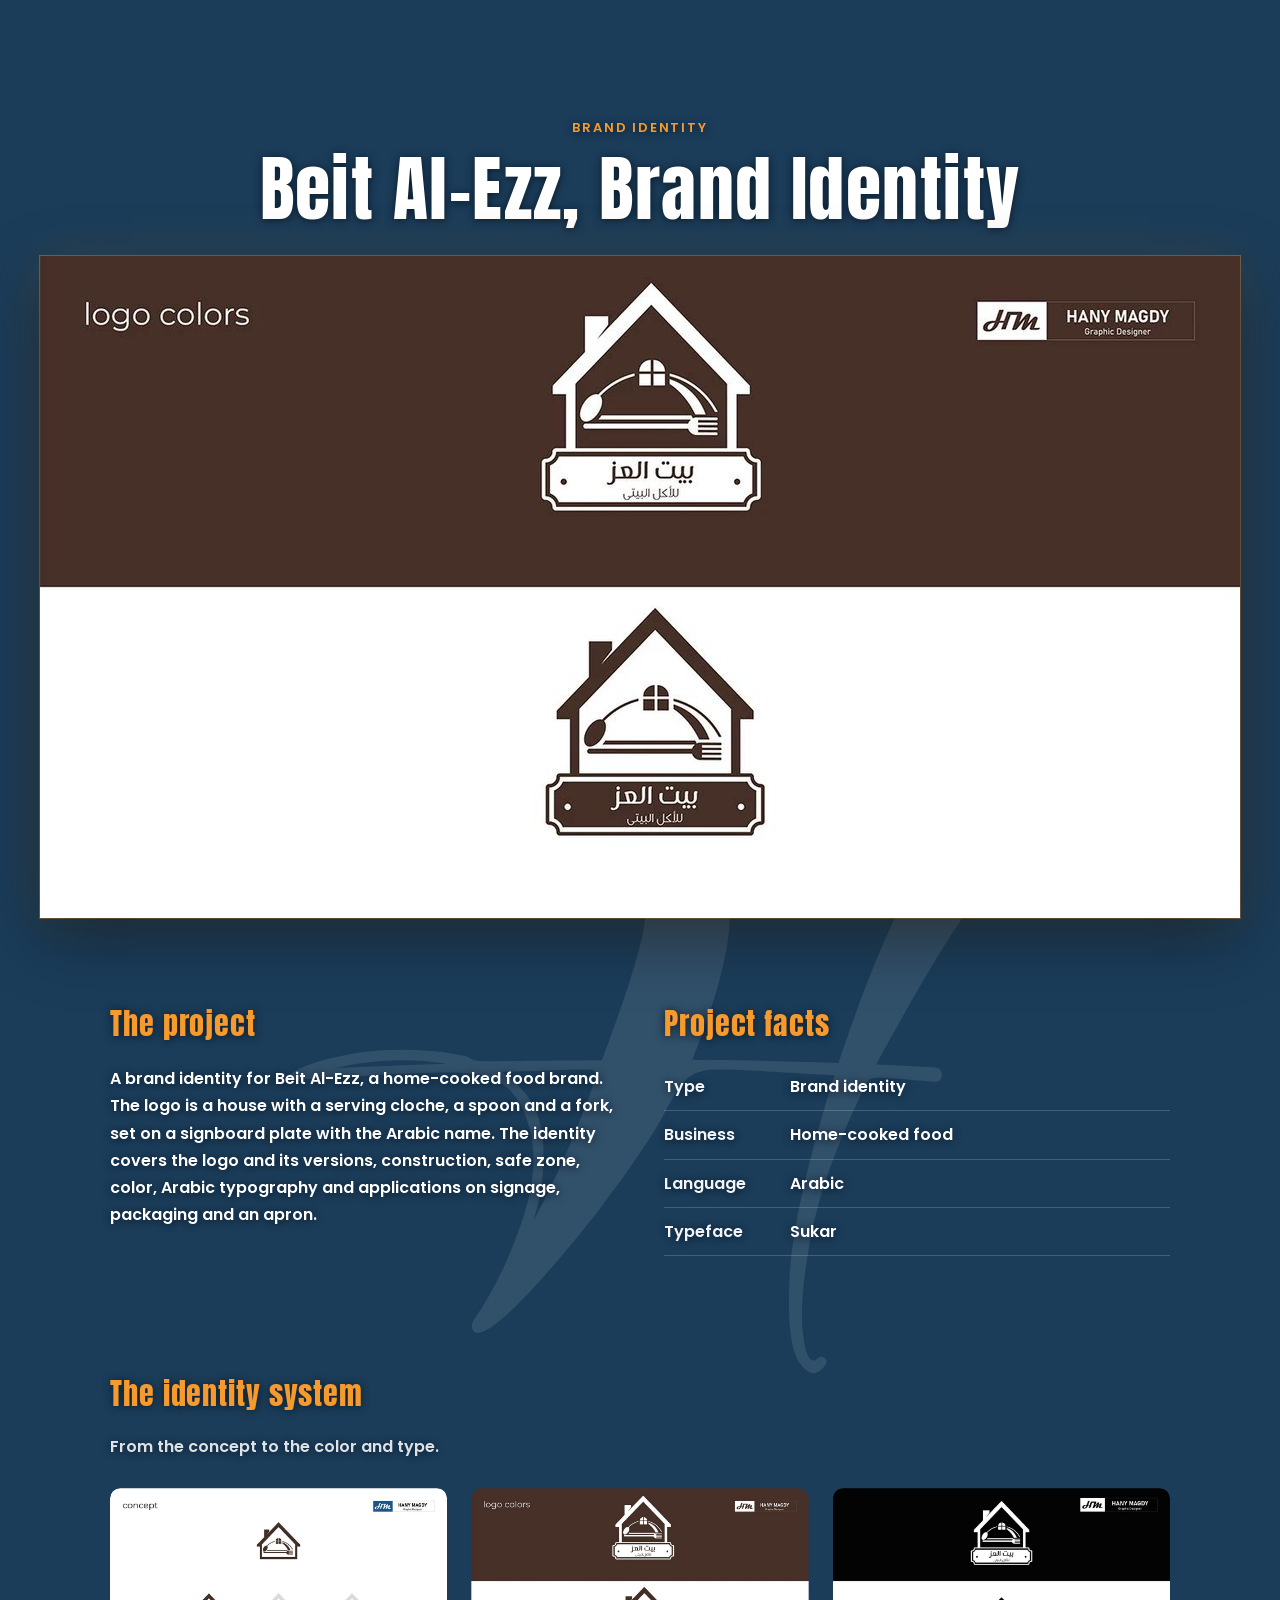
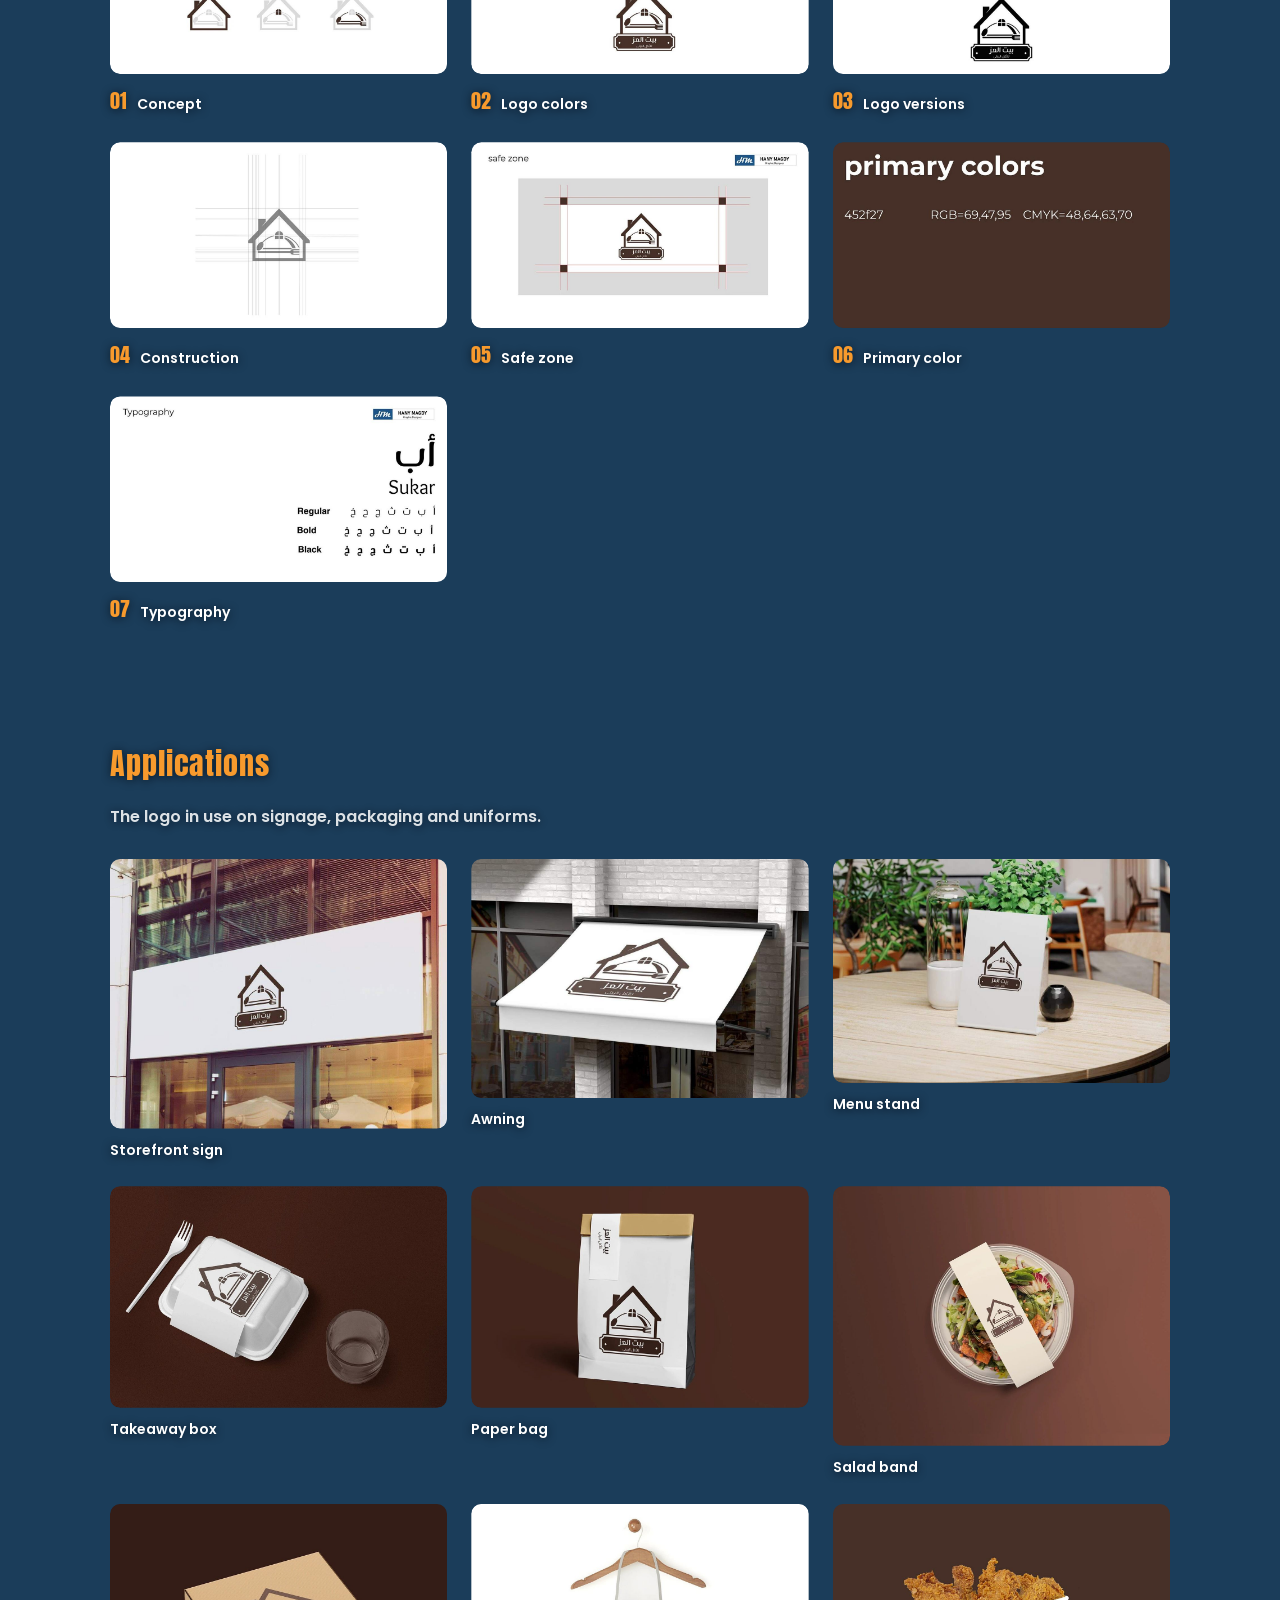
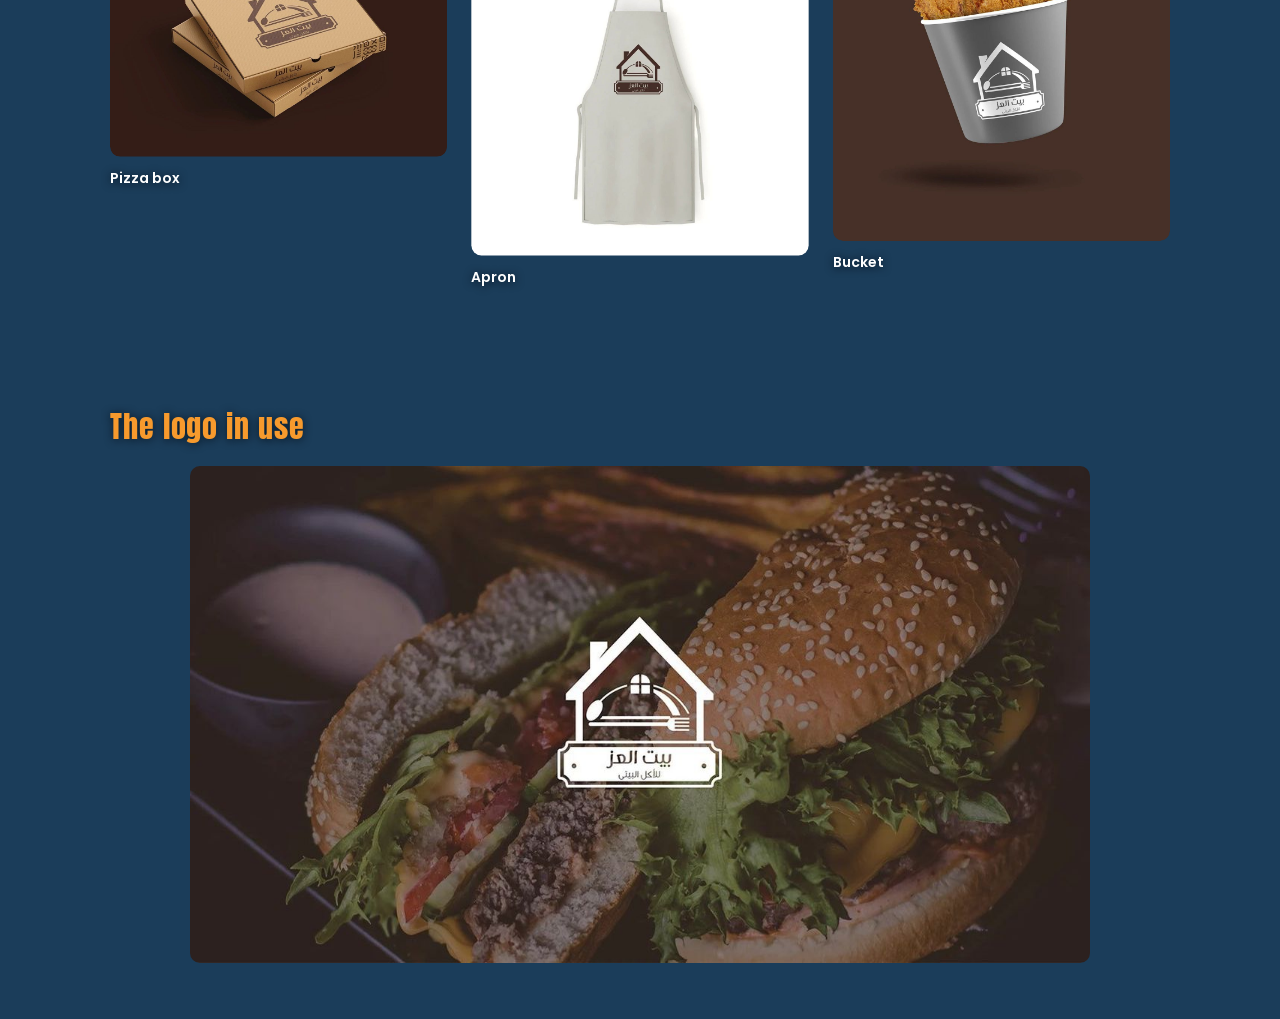
<file: identity-trial/index.html>
<!doctype html>
<html lang="en" dir="ltr"><head><meta charset="utf-8"><meta name="viewport" content="width=device-width,initial-scale=1"><meta name="robots" content="noindex,nofollow">
<base href="../"><title>Beit Al-Ezz, Brand Identity | Hany Magdy</title>
<link rel="icon" href="images/favicon.png"><link rel="stylesheet" href="css/case.css"><style>.details{grid-template-columns:repeat(3,1fr)}@media(max-width:820px){.details{grid-template-columns:repeat(2,1fr)}}@media(max-width:480px){.details{grid-template-columns:1fr}}</style></head>
<body>
<header class="top"><a class="back" href="./#work" data-k="back"></a><button class="lang" id="lang" type="button">AR</button></header>
<main>
<section class="hero"><p class="kick" data-k="kick"></p><h1 data-k="title"></h1>
<img class="big" src="images/b-logo-brand-02.jpg" width="1200" height="662" alt="Beit Al-Ezz logo on brown and white"></section>
<section class="wrap two"><div><h2 data-k="intro_h"></h2><p data-k="intro"></p></div>
<div><h2 data-k="facts_h"></h2><dl class="facts">
<div><dt data-k="f1"></dt><dd data-k="v1"></dd></div>
<div><dt data-k="f2"></dt><dd data-k="v2"></dd></div>
<div><dt data-k="f3"></dt><dd data-k="v3"></dd></div>
<div><dt data-k="f4"></dt><dd data-k="v4"></dd></div>
</dl></div></section>
<section class="wrap"><h2 data-k="st_h"></h2><p class="sub" data-k="st_s"></p><ol class="stages">
<li><figure><img loading="lazy" src="images/b-logo-brand-01.jpg" width="1200" height="662" alt="Concept board"><figcaption><b>01</b><span data-st="0"></span></figcaption></figure></li>
<li><figure><img loading="lazy" src="images/b-logo-brand-02.jpg" width="1200" height="662" alt="Logo on brown and white"><figcaption><b>02</b><span data-st="1"></span></figcaption></figure></li>
<li><figure><img loading="lazy" src="images/b-logo-brand-03.jpg" width="1200" height="662" alt="Logo versions"><figcaption><b>03</b><span data-st="2"></span></figcaption></figure></li>
<li><figure><img loading="lazy" src="images/b-logo-brand-04.jpg" width="1200" height="662" alt="Logo construction grid"><figcaption><b>04</b><span data-st="3"></span></figcaption></figure></li>
<li><figure><img loading="lazy" src="images/b-logo-brand-05.jpg" width="1200" height="662" alt="Logo safe zone"><figcaption><b>05</b><span data-st="4"></span></figcaption></figure></li>
<li><figure><img loading="lazy" src="images/b-logo-brand-06.jpg" width="1200" height="662" alt="Primary color"><figcaption><b>06</b><span data-st="5"></span></figcaption></figure></li>
<li><figure><img loading="lazy" src="images/b-logo-brand-07.jpg" width="1200" height="662" alt="Typography"><figcaption><b>07</b><span data-st="6"></span></figcaption></figure></li>
</ol></section>
<section class="wrap"><h2 data-k="dt_h"></h2><p class="sub" data-k="dt_s"></p><div class="details">
<figure><img loading="lazy" src="images/b-logo-brand-08.jpg" width="1100" height="880" alt="Beit Al-Ezz logo on storefront sign"><figcaption data-ap="0"></figcaption></figure>
<figure><img loading="lazy" src="images/b-logo-brand-09.jpg" width="1100" height="782" alt="Beit Al-Ezz logo on awning"><figcaption data-ap="1"></figcaption></figure>
<figure><img loading="lazy" src="images/b-logo-brand-10.jpg" width="1100" height="732" alt="Beit Al-Ezz logo on menu stand"><figcaption data-ap="2"></figcaption></figure>
<figure><img loading="lazy" src="images/b-logo-brand-11.jpg" width="1200" height="788" alt="Beit Al-Ezz logo on takeaway box"><figcaption data-ap="3"></figcaption></figure>
<figure><img loading="lazy" src="images/b-logo-brand-12.jpg" width="1200" height="788" alt="Beit Al-Ezz logo on paper bag"><figcaption data-ap="4"></figcaption></figure>
<figure><img loading="lazy" src="images/b-logo-brand-14.jpg" width="1200" height="923" alt="Beit Al-Ezz logo on salad band"><figcaption data-ap="5"></figcaption></figure>
<figure><img loading="lazy" src="images/b-logo-brand-15.jpg" width="1200" height="900" alt="Beit Al-Ezz logo on pizza box"><figcaption data-ap="6"></figcaption></figure>
<figure><img loading="lazy" src="images/b-logo-brand-17.jpg" width="1200" height="1252" alt="Beit Al-Ezz logo on apron"><figcaption data-ap="7"></figcaption></figure>
<figure><img loading="lazy" src="images/b-logo-brand-18.jpg" width="1200" height="1200" alt="Beit Al-Ezz logo on bucket"><figcaption data-ap="8"></figcaption></figure>
</div></section>
<section class="wrap fin"><h2 data-k="fin_h"></h2><figure style="max-width:900px"><img loading="lazy" src="images/b-logo-brand-00.jpg" width="1200" height="662" alt="Beit Al-Ezz logo on a burger photo"></figure></section>
</main>
<script>
var T={"en": {"title": "Beit Al-Ezz, Brand Identity", "kick": "Brand Identity", "back": "Back to portfolio", "intro_h": "The project", "intro": "A brand identity for Beit Al-Ezz, a home-cooked food brand. The logo is a house with a serving cloche, a spoon and a fork, set on a signboard plate with the Arabic name. The identity covers the logo and its versions, construction, safe zone, color, Arabic typography and applications on signage, packaging and an apron.", "facts_h": "Project facts", "f1": "Type", "v1": "Brand identity", "f2": "Business", "v2": "Home-cooked food", "f3": "Language", "v3": "Arabic", "f4": "Typeface", "v4": "Sukar", "st_h": "The identity system", "st_s": "From the concept to the color and type.", "dt_h": "Applications", "dt_s": "The logo in use on signage, packaging and uniforms.", "fin_h": "The logo in use", "stages": ["Concept", "Logo colors", "Logo versions", "Construction", "Safe zone", "Primary color", "Typography"], "apps": ["Storefront sign", "Awning", "Menu stand", "Takeaway box", "Paper bag", "Salad band", "Pizza box", "Apron", "Bucket"]}, "ar": {"title": "بيت العز، هوية بصرية", "kick": "هوية بصرية", "back": "العودة إلى الأعمال", "intro_h": "عن المشروع", "intro": "هوية بصرية لبيت العز، علامة للأكل البيتي. الشعار بيت يحمل غطاء تقديم وملعقة وشوكة، على لوحة تحمل الاسم بالعربي. شملت الهوية الشعار ونسخه، وبناءه، والمساحة الآمنة، واللون، والخط العربي، وتطبيقاته على اللافتات والتغليف والمريلة.", "facts_h": "بيانات المشروع", "f1": "النوع", "v1": "هوية بصرية", "f2": "النشاط", "v2": "أكل بيتي", "f3": "اللغة", "v3": "العربية", "f4": "الخط", "v4": "سكر (Sukar)", "st_h": "نظام الهوية", "st_s": "من الفكرة إلى اللون والخط.", "dt_h": "التطبيقات", "dt_s": "الشعار أثناء الاستخدام على اللافتات والتغليف والزي.", "fin_h": "الشعار أثناء الاستخدام", "stages": ["الفكرة", "ألوان الشعار", "نسخ الشعار", "البناء", "المساحة الآمنة", "اللون الأساسي", "الخطوط"], "apps": ["لافتة المحل", "المظلة", "حامل المنيو", "علبة التيك أواي", "كيس ورقي", "شريط السلطة", "علبة البيتزا", "المريلة", "الباكيت"]}};
var lang=localStorage.getItem('lang')==='ar'?'ar':'en';
function apply(){var t=T[lang],d=document.documentElement;d.lang=lang;d.dir=lang==='ar'?'rtl':'ltr';
document.title=t.title+' | Hany Magdy';
document.querySelectorAll('[data-k]').forEach(function(e){e.textContent=t[e.dataset.k]});
document.querySelectorAll('[data-st]').forEach(function(e){e.textContent=t.stages[+e.dataset.st]});
document.querySelectorAll('[data-ap]').forEach(function(e){e.textContent=t.apps[+e.dataset.ap]});
document.getElementById('lang').textContent=lang==='ar'?'EN':'AR'}
document.getElementById('lang').onclick=function(){lang=lang==='ar'?'en':'ar';localStorage.setItem('lang',lang);apply()};
apply();
(function(){
var imgs=[].slice.call(document.querySelectorAll('main img')),cur=0;
var lb=document.createElement('div');lb.className='lb';lb.hidden=true;lb.setAttribute('role','dialog');lb.setAttribute('aria-modal','true');
lb.innerHTML='<button class="lbx" type="button" aria-label="Close">&times;</button><button class="lbp" type="button" aria-label="Previous">&#8249;</button><img alt=""><button class="lbn" type="button" aria-label="Next">&#8250;</button>';
document.body.appendChild(lb);
var big=lb.querySelector('img');
function show(i){cur=(i+imgs.length)%imgs.length;big.src=imgs[cur].currentSrc||imgs[cur].src;big.alt=imgs[cur].alt}
function open(i){show(i);lb.hidden=false;document.body.style.overflow='hidden'}
function close(){lb.hidden=true;document.body.style.overflow=''}
imgs.forEach(function(im,i){im.classList.add('zm');im.addEventListener('click',function(){open(i)})});
lb.addEventListener('click',function(e){if(e.target===lb||e.target.className==='lbx')close()});
lb.querySelector('.lbp').onclick=function(){show(cur-1)};lb.querySelector('.lbn').onclick=function(){show(cur+1)};
document.addEventListener('keydown',function(e){if(lb.hidden)return;if(e.key==='Escape')close();if(e.key==='ArrowLeft')show(cur+(document.documentElement.dir==='rtl'?1:-1));if(e.key==='ArrowRight')show(cur+(document.documentElement.dir==='rtl'?-1:1))});
})();
</script><script>
(function(){var n=document.querySelector(".top");if(!n)return;var t;addEventListener("scroll",function(){n.classList.add("navhide");clearTimeout(t);t=setTimeout(function(){n.classList.remove("navhide")},250)},{passive:true})})();
</script></body></html>
</file>
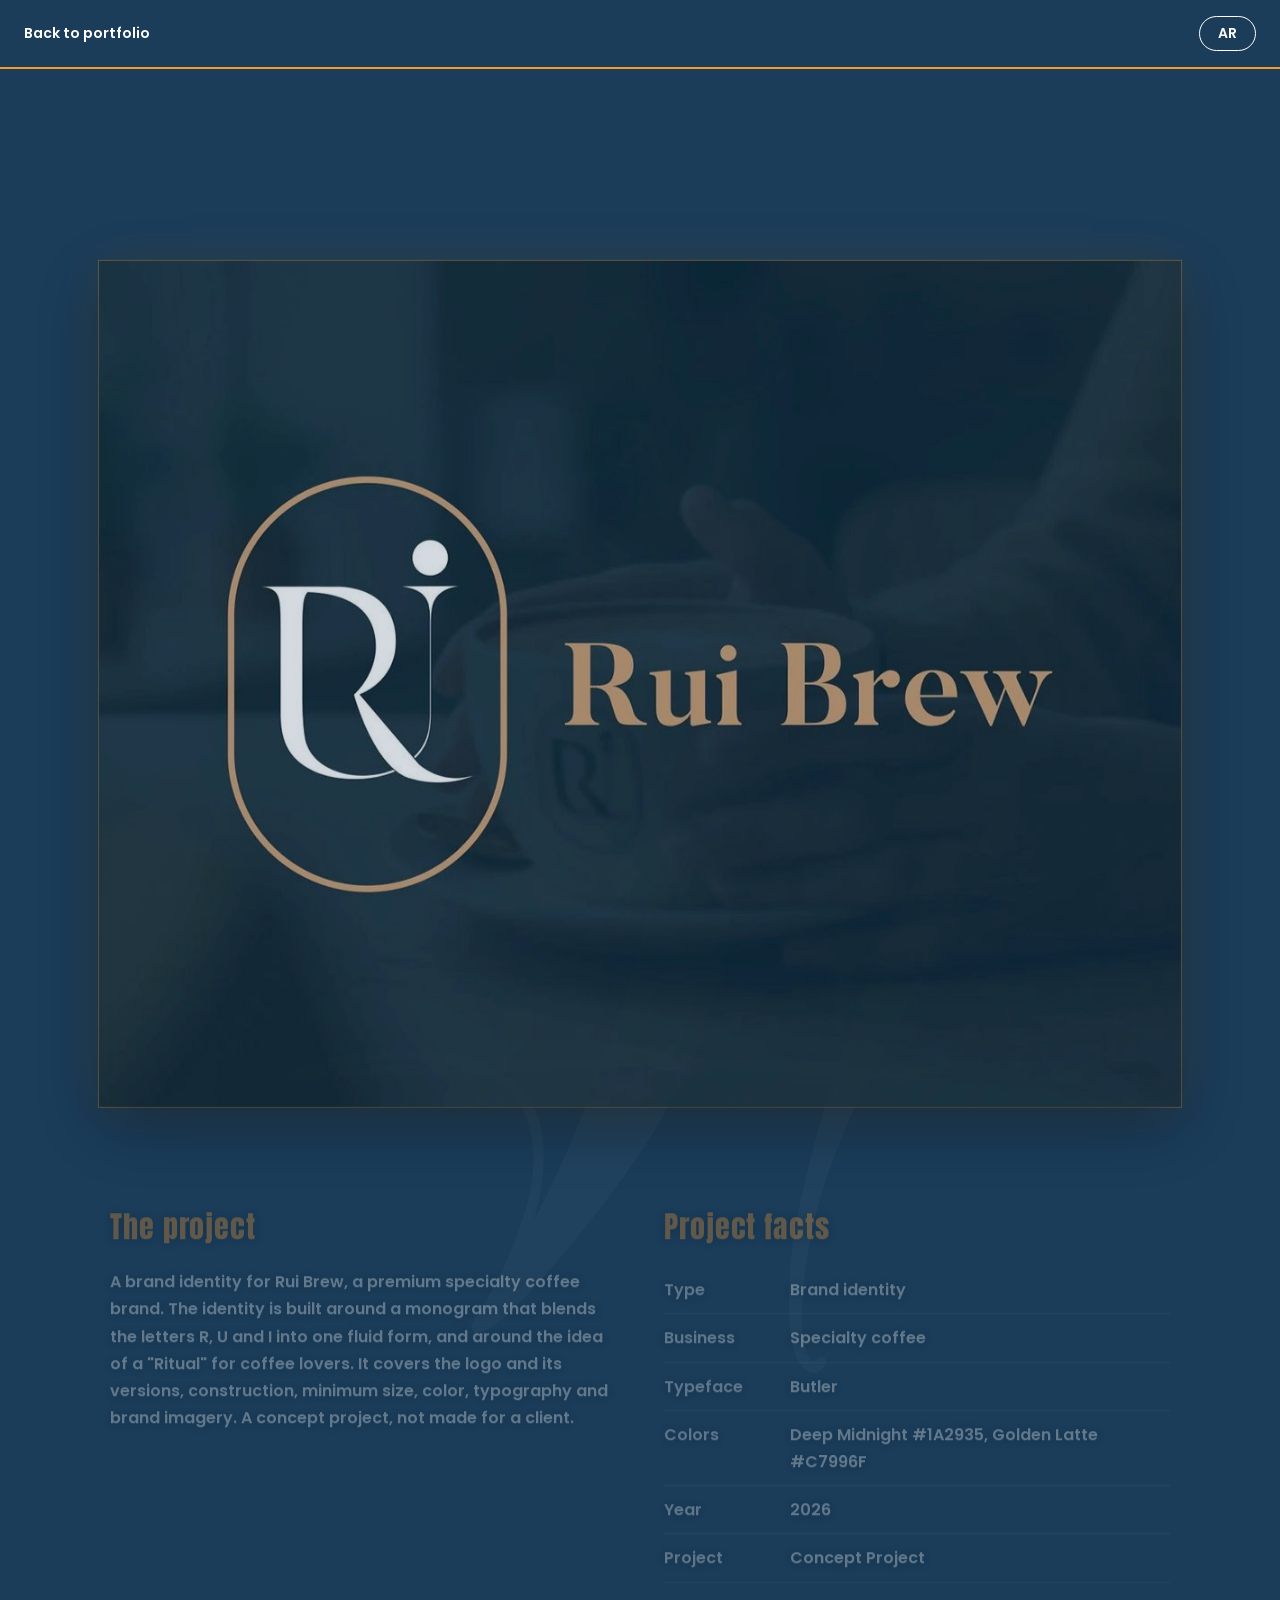
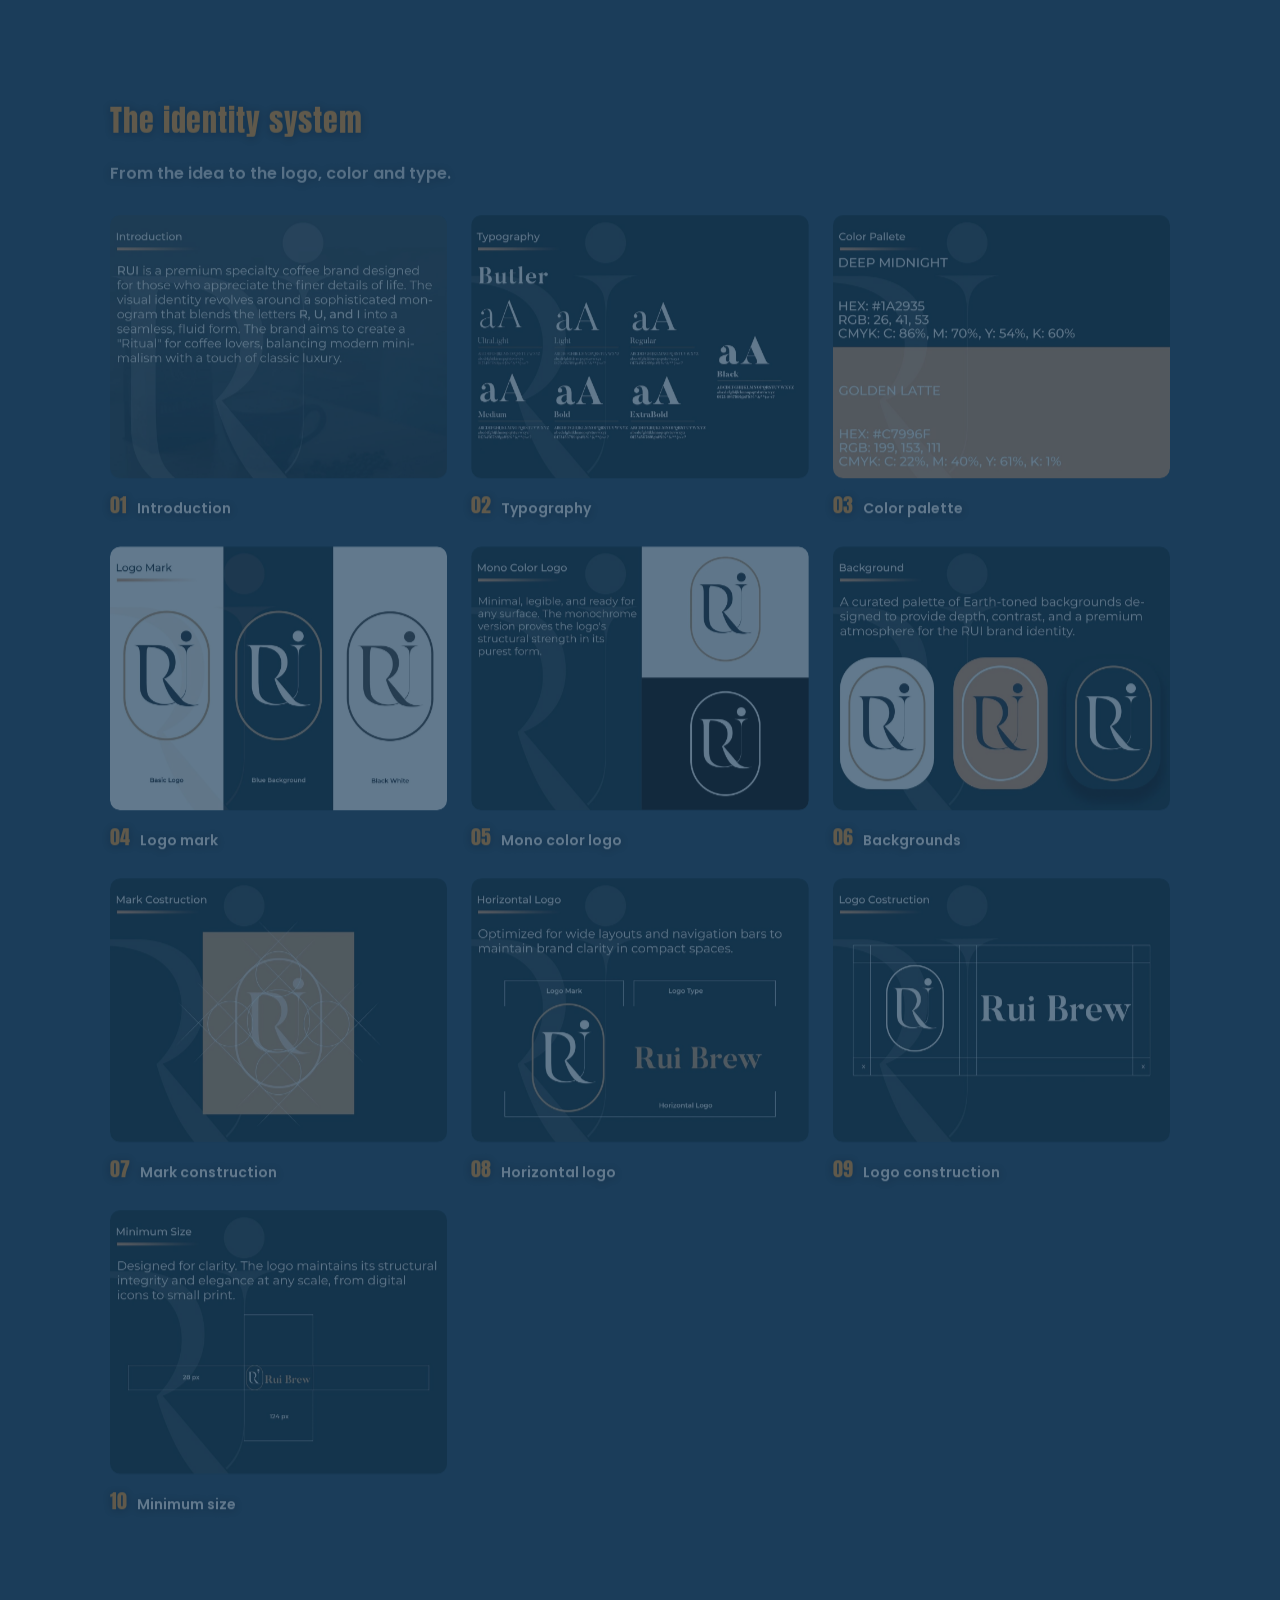
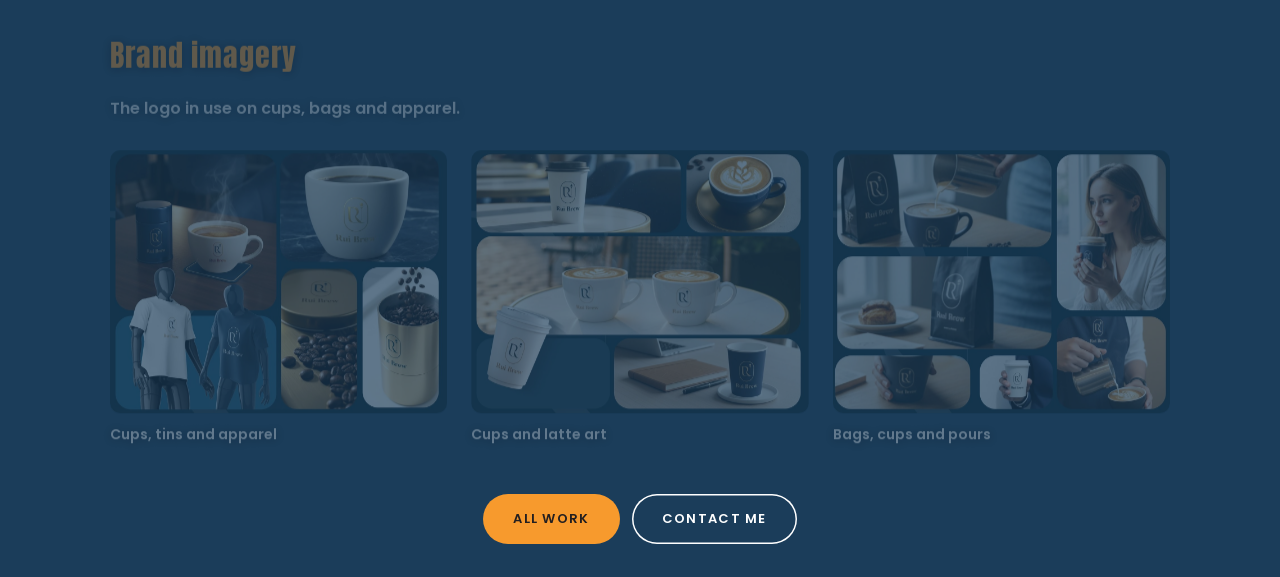
<file: rui-brew-trial/index.html>
<!doctype html><meta charset="utf-8"><meta name="robots" content="noindex"><meta http-equiv="refresh" content="0;url=../rui-brew/"><link rel="canonical" href="https://hanymagdy6.github.io/rui-brew/"><a href="../rui-brew/">Rui Brew</a>
</file>
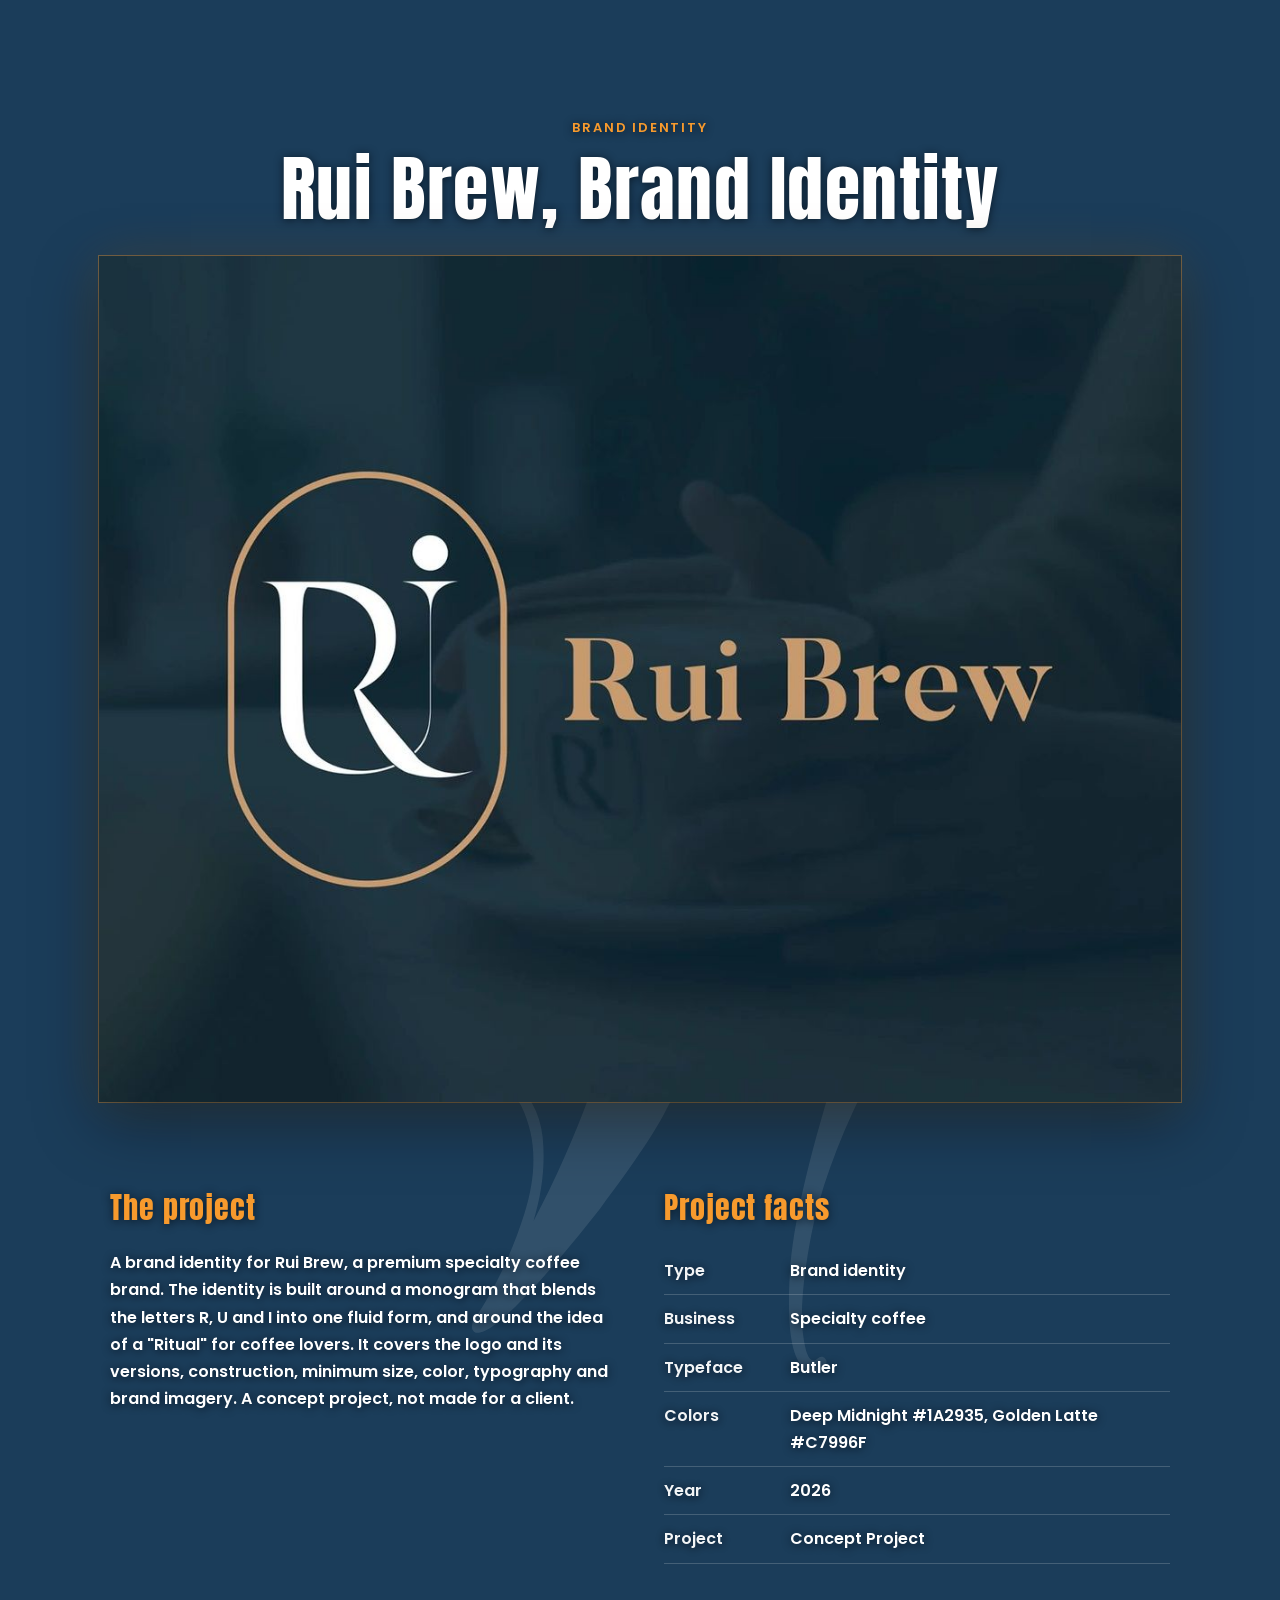
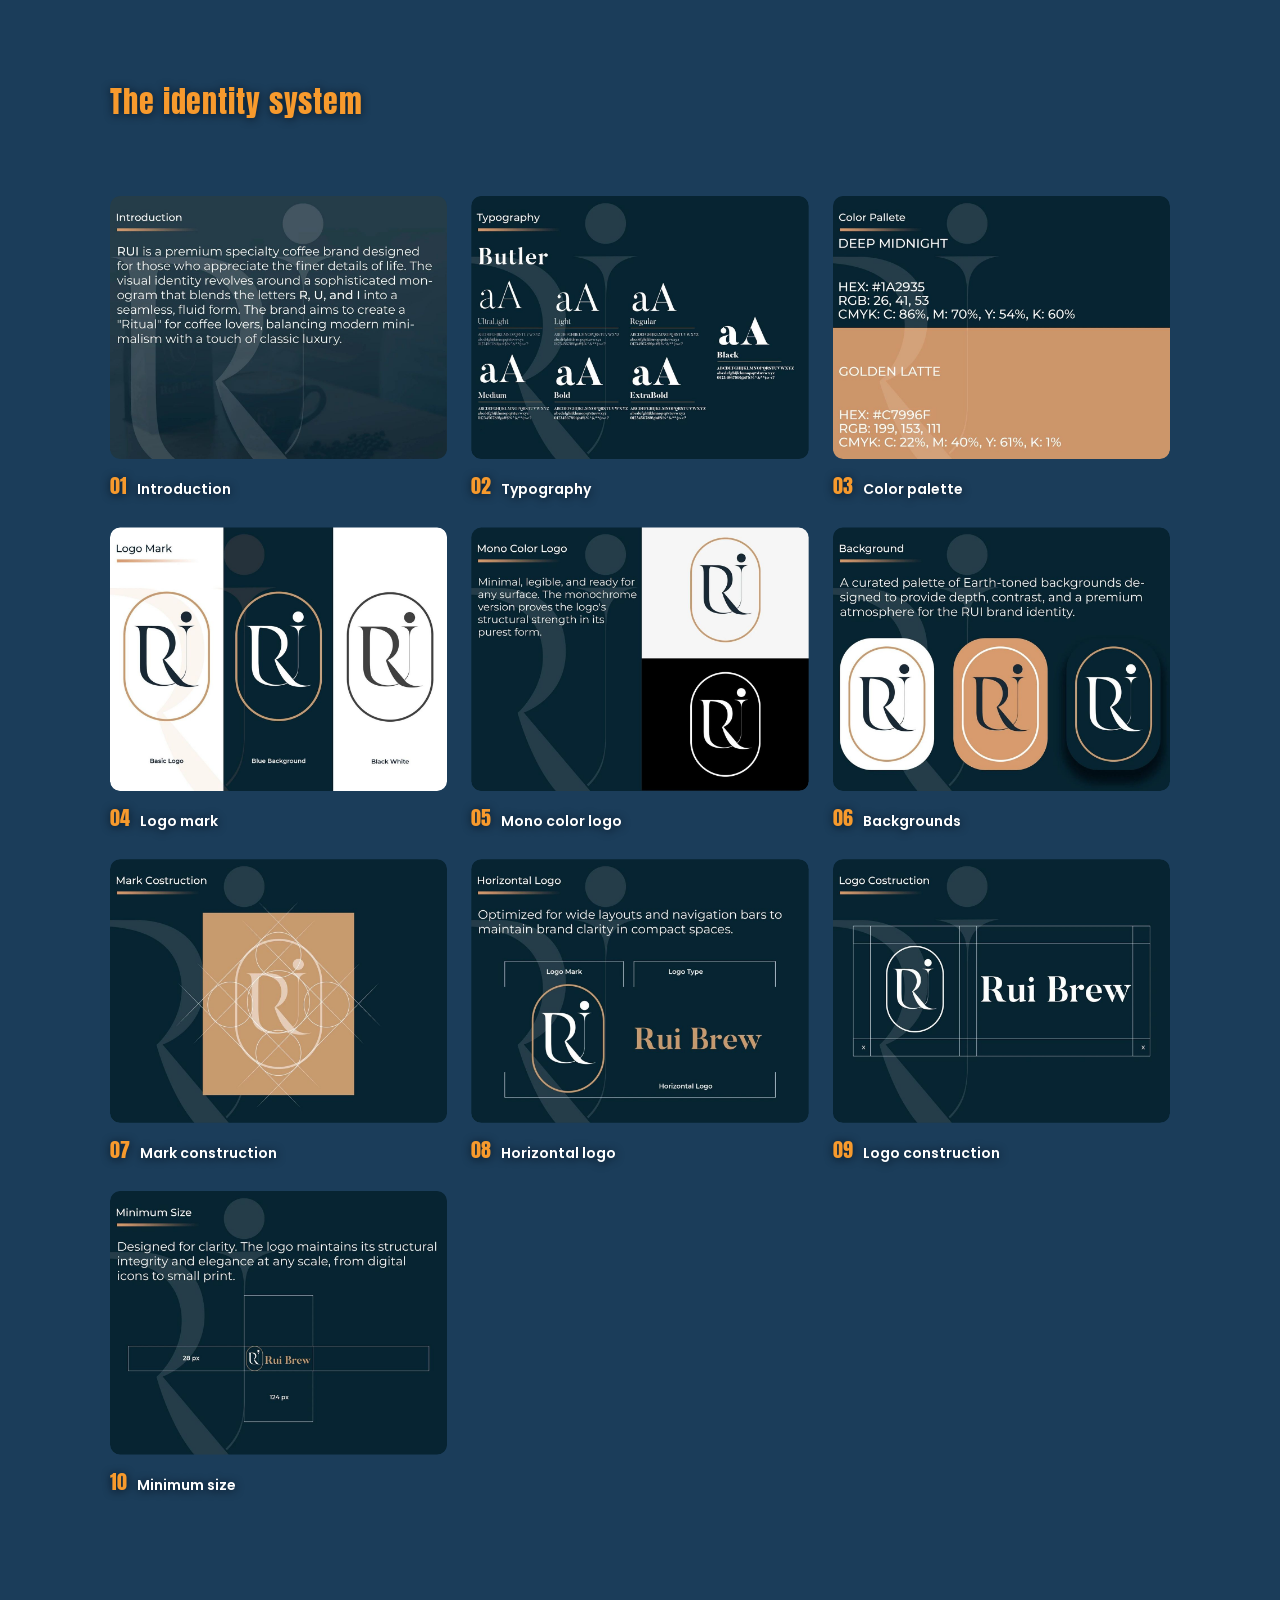
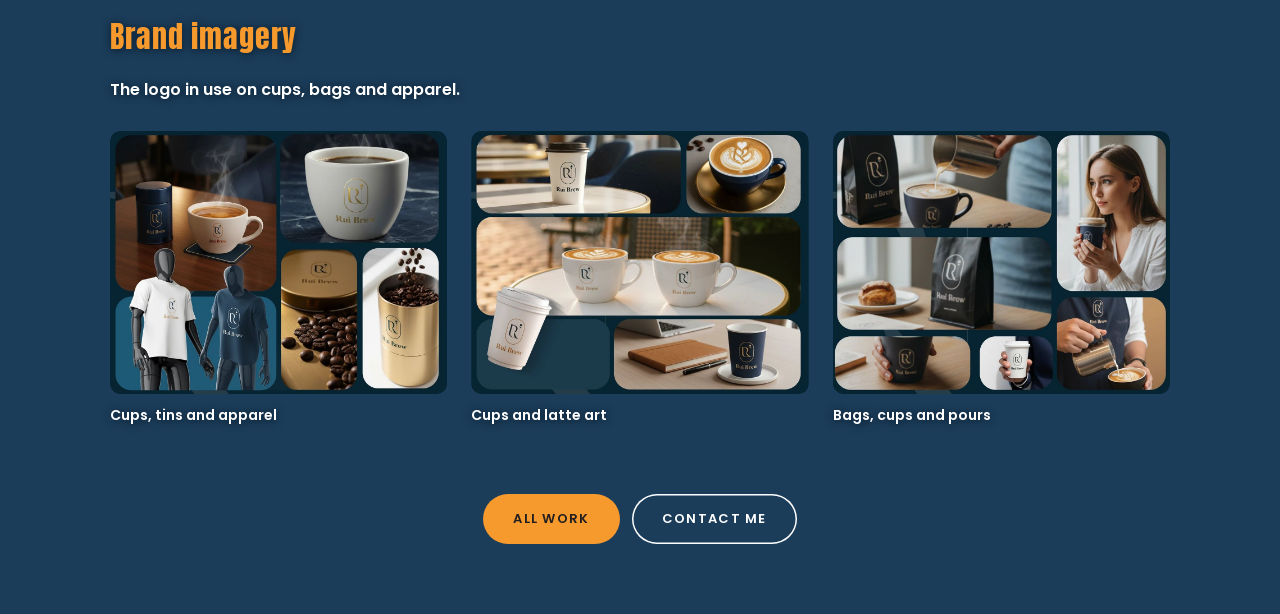
<file: rui-brew/index.html>
<!doctype html>
<html lang="en" dir="ltr"><head><meta charset="utf-8"><meta name="viewport" content="width=device-width,initial-scale=1">
<base href="../"><link rel="canonical" href="https://hanymagdy6.github.io/rui-brew/"><meta property="og:image" content="https://hanymagdy6.github.io/images/b-rui-brew-00.jpg"><meta property="og:title" content="Rui Brew, Brand Identity | Hany Magdy"><title>Rui Brew, Brand Identity | Hany Magdy</title>
<link rel="icon" href="images/favicon.png"><link rel="stylesheet" href="css/case.css"><style>.details{grid-template-columns:repeat(3,1fr)}@media(max-width:820px){.details{grid-template-columns:repeat(2,1fr)}}@media(max-width:480px){.details{grid-template-columns:1fr}}</style></head>
<body>
<header class="top"><a class="back" href="./#work" data-k="back"></a><button class="lang" id="lang" type="button">AR</button></header>
<main>
<section class="hero"><p class="kick" data-k="kick"></p><h1 data-k="title"></h1>
<img class="big" fetchpriority="high" src="images/b-rui-brew-00.jpg" width="1200" height="938" alt="Rui Brew logo"></section>
<section class="wrap two"><div><h2 data-k="intro_h"></h2><p data-k="intro"></p></div>
<div><h2 data-k="facts_h"></h2><dl class="facts">
<div><dt data-k="f1"></dt><dd data-k="v1"></dd></div>
<div><dt data-k="f2"></dt><dd data-k="v2"></dd></div>
<div><dt data-k="f3"></dt><dd data-k="v3"></dd></div>
<div><dt data-k="f4"></dt><dd data-k="v4"></dd></div>
<div><dt data-k="f5"></dt><dd data-k="v5"></dd></div>
<div><dt data-k="f6"></dt><dd data-k="v6"></dd></div>
</dl></div></section>
<section class="wrap"><h2 data-k="st_h"></h2><p class="sub" data-k="st_s"></p><ol class="stages">
<li><figure><img loading="lazy" src="images/b-rui-brew-01.jpg" width="1200" height="938" alt="Rui Brew introduction board"><figcaption><b>01</b><span data-st="0"></span></figcaption></figure></li>
<li><figure><img loading="lazy" src="images/b-rui-brew-02.jpg" width="1200" height="938" alt="Rui Brew typography"><figcaption><b>02</b><span data-st="1"></span></figcaption></figure></li>
<li><figure><img loading="lazy" src="images/b-rui-brew-03.jpg" width="1200" height="938" alt="Rui Brew color palette"><figcaption><b>03</b><span data-st="2"></span></figcaption></figure></li>
<li><figure><img loading="lazy" src="images/b-rui-brew-04.jpg" width="1200" height="938" alt="Rui Brew logo mark on three backgrounds"><figcaption><b>04</b><span data-st="3"></span></figcaption></figure></li>
<li><figure><img loading="lazy" src="images/b-rui-brew-05.jpg" width="1200" height="938" alt="Rui Brew mono color logo"><figcaption><b>05</b><span data-st="4"></span></figcaption></figure></li>
<li><figure><img loading="lazy" src="images/b-rui-brew-06.jpg" width="1200" height="938" alt="Rui Brew logo on earth-tone backgrounds"><figcaption><b>06</b><span data-st="5"></span></figcaption></figure></li>
<li><figure><img loading="lazy" src="images/b-rui-brew-07.jpg" width="1200" height="938" alt="Rui Brew mark construction"><figcaption><b>07</b><span data-st="6"></span></figcaption></figure></li>
<li><figure><img loading="lazy" src="images/b-rui-brew-08.jpg" width="1200" height="938" alt="Rui Brew horizontal logo"><figcaption><b>08</b><span data-st="7"></span></figcaption></figure></li>
<li><figure><img loading="lazy" src="images/b-rui-brew-09.jpg" width="1200" height="938" alt="Rui Brew logo construction"><figcaption><b>09</b><span data-st="8"></span></figcaption></figure></li>
<li><figure><img loading="lazy" src="images/b-rui-brew-10.jpg" width="1200" height="938" alt="Rui Brew minimum size"><figcaption><b>10</b><span data-st="9"></span></figcaption></figure></li>
</ol></section>
<section class="wrap"><h2 data-k="dt_h"></h2><p class="sub" data-k="dt_s"></p><div class="details">
<figure><img loading="lazy" src="images/b-rui-brew-12.jpg" width="1200" height="938" alt="Rui Brew brand imagery: cups, tins and apparel"><figcaption data-ap="0"></figcaption></figure>
<figure><img loading="lazy" src="images/b-rui-brew-13.jpg" width="1200" height="938" alt="Rui Brew brand imagery: cups and latte art"><figcaption data-ap="1"></figcaption></figure>
<figure><img loading="lazy" src="images/b-rui-brew-14.jpg" width="1200" height="938" alt="Rui Brew brand imagery: bags, cups and pours"><figcaption data-ap="2"></figcaption></figure>
</div></section>

<div class="endcta"><a class="pill" href="../#work" data-k="all_work"></a><a class="pill ghost" href="../#contact" data-k="contact_me"></a></div>
</main>
<script>
var T={"en": {"title": "Rui Brew, Brand Identity", "kick": "Brand Identity", "back": "Back to portfolio", "all_work": "All work", "contact_me": "Contact me", "intro_h": "The project", "intro": "A brand identity for Rui Brew, a premium specialty coffee brand. The identity is built around a monogram that blends the letters R, U and I into one fluid form, and around the idea of a \"Ritual\" for coffee lovers. It covers the logo and its versions, construction, minimum size, color, typography and brand imagery. A concept project, not made for a client.", "facts_h": "Project facts", "f1": "Type", "v1": "Brand identity", "f2": "Business", "v2": "Specialty coffee", "f3": "Typeface", "v3": "Butler", "f4": "Colors", "v4": "Deep Midnight #1A2935, Golden Latte #C7996F", "f5": "Year", "v5": "2026", "f6": "Project", "v6": "Concept Project", "st_h": "The identity system", "st_s": "From the idea to the logo, color and type.", "dt_h": "Brand imagery", "dt_s": "The logo in use on cups, bags and apparel.", "fin_h": "The logo in use", "stages": ["Introduction", "Typography", "Color palette", "Logo mark", "Mono color logo", "Backgrounds", "Mark construction", "Horizontal logo", "Logo construction", "Minimum size"], "apps": ["Cups, tins and apparel", "Cups and latte art", "Bags, cups and pours"]}, "ar": {"title": "Rui Brew، هوية بصرية", "kick": "هوية بصرية", "back": "العودة إلى الأعمال", "all_work": "كل الأعمال", "contact_me": "تواصل معي", "intro_h": "عن المشروع", "intro": "هوية بصرية لـ Rui Brew، علامة قهوة مختصة فاخرة. تقوم الهوية على مونوجرام يدمج الحروف R وU وI في شكل واحد انسيابي، وعلى فكرة «الطقس» لعشاق القهوة. شملت الهوية الشعار ونسخه وبناءه والحجم الأدنى والألوان والخط وصور العلامة. هذا مشروع تصوري صممته بنفسي، وليس لعميل.", "facts_h": "بيانات المشروع", "f1": "النوع", "v1": "هوية بصرية", "f2": "النشاط", "v2": "قهوة مختصة", "f3": "الخط", "v3": "Butler", "f4": "الألوان", "v4": "Deep Midnight #1A2935 و Golden Latte #C7996F", "f5": "السنة", "v5": "2026", "f6": "المشروع", "v6": "مشروع تصوري", "st_h": "نظام الهوية", "st_s": "من الفكرة إلى الشعار واللون والخط.", "dt_h": "صور العلامة", "dt_s": "الشعار على الأكواب والأكياس والملابس.", "fin_h": "الشعار أثناء الاستخدام", "stages": ["المقدمة", "الخطوط", "الألوان", "علامة الشعار", "الشعار بلون واحد", "الخلفيات", "بناء العلامة", "الشعار الأفقي", "بناء الشعار", "الحجم الأدنى"], "apps": ["أكواب وعلب وملابس", "أكواب ولاتيه آرت", "أكياس وأكواب"]}};
var lang=localStorage.getItem('lang')==='ar'?'ar':'en';
function apply(){var t=T[lang],d=document.documentElement;d.lang=lang;d.dir=lang==='ar'?'rtl':'ltr';
document.title=t.title+' | Hany Magdy';
document.querySelectorAll('[data-k]').forEach(function(e){e.textContent=t[e.dataset.k]});
document.querySelectorAll('[data-st]').forEach(function(e){e.textContent=t.stages[+e.dataset.st]});
document.querySelectorAll('[data-ap]').forEach(function(e){e.textContent=t.apps[+e.dataset.ap]});
document.getElementById('lang').textContent=lang==='ar'?'EN':'AR'}
document.getElementById('lang').onclick=function(){lang=lang==='ar'?'en':'ar';localStorage.setItem('lang',lang);apply()};
apply();
(function(){
var imgs=[].slice.call(document.querySelectorAll('main img')),cur=0;
var lb=document.createElement('div');lb.className='lb';lb.hidden=true;lb.setAttribute('role','dialog');lb.setAttribute('aria-modal','true');
lb.innerHTML='<button class="lbx" type="button" aria-label="Close">&times;</button><button class="lbp" type="button" aria-label="Previous">&#8249;</button><img alt=""><button class="lbn" type="button" aria-label="Next">&#8250;</button>';
document.body.appendChild(lb);
var big=lb.querySelector('img');
function show(i){cur=(i+imgs.length)%imgs.length;big.src=imgs[cur].currentSrc||imgs[cur].src;big.alt=imgs[cur].alt}
function open(i){show(i);lb.hidden=false;document.body.style.overflow='hidden'}
function close(){lb.hidden=true;document.body.style.overflow=''}
imgs.forEach(function(im,i){im.classList.add('zm');im.addEventListener('click',function(){open(i)})});
lb.addEventListener('click',function(e){if(e.target===lb||e.target.className==='lbx')close()});
lb.querySelector('.lbp').onclick=function(){show(cur-1)};lb.querySelector('.lbn').onclick=function(){show(cur+1)};
document.addEventListener('keydown',function(e){if(lb.hidden)return;if(e.key==='Escape')close();if(e.key==='ArrowLeft')show(cur+(document.documentElement.dir==='rtl'?1:-1));if(e.key==='ArrowRight')show(cur+(document.documentElement.dir==='rtl'?-1:1))});
})();
</script><script>
(function(){
var rm=window.matchMedia&&matchMedia('(prefers-reduced-motion: reduce)').matches;
if(rm)return;
var de=document.documentElement,vh=window.innerHeight||800;
if('IntersectionObserver' in window){
var els=[].slice.call(document.querySelectorAll('.two>div,.wrap>h2,.wrap>.sub,.stages li,.details figure,.fin figure'));
function pos(t){var p=t.parentElement,sib=[].slice.call(p.children).filter(function(x){return x.tagName===t.tagName&&x.offsetParent}),r=t.getBoundingClientRect(),col=0;sib.forEach(function(x){if(x!==t){var q=x.getBoundingClientRect();if(Math.abs(q.top-r.top)<8&&q.left*(document.documentElement.dir==='rtl'?-1:1)<r.left*(document.documentElement.dir==='rtl'?-1:1))col++}});return {col:col,top:r.top,left:r.left}}
var STAGGER_STEP=120,STAGGER_MAX=5;
var io=new IntersectionObserver(function(en){var hit=en.filter(function(e){return e.isIntersecting}).map(function(e){var o=pos(e.target);o.t=e.target;return o}).sort(function(a,b){return a.top-b.top||a.col-b.col});var rows=[],rk={};hit.forEach(function(o){var key=Math.round(o.top/10);if(rk[key]===undefined){rk[key]=rows.length;rows.push(key)}var i=Math.min(STAGGER_MAX,o.col+rk[key]);o.t.style.transitionDelay=(i*STAGGER_STEP)+'ms';o.t.classList.add('in');io.unobserve(o.t)})},{threshold:.12,rootMargin:'0px 0px -6% 0px'});
els.forEach(function(el){if(el.getBoundingClientRect().top<vh*.9)return;el.classList.add('rv');io.observe(el)})}
var fin=document.querySelector('.fin figure'),tick=false;
function upd(){tick=false;var y=window.pageYOffset||0;de.style.setProperty('--py',Math.min(y*.1,260).toFixed(1)+'px');
if(fin&&innerWidth>=900){var r=fin.getBoundingClientRect(),p=(r.top+r.height/2-vh/2)/vh;p=Math.max(-1,Math.min(1,p));fin.style.transform='translate3d(0,'+(p*-14).toFixed(1)+'px,0)'}}
addEventListener('scroll',function(){if(!tick){tick=true;requestAnimationFrame(upd)}},{passive:true});
addEventListener('resize',function(){requestAnimationFrame(upd)});upd();
})();
</script><script>
(function(){var n=document.querySelector(".top");if(!n)return;var t;addEventListener("scroll",function(){n.classList.add("navhide");clearTimeout(t);t=setTimeout(function(){n.classList.remove("navhide")},250)},{passive:true})})();
</script></body></html>
</file>
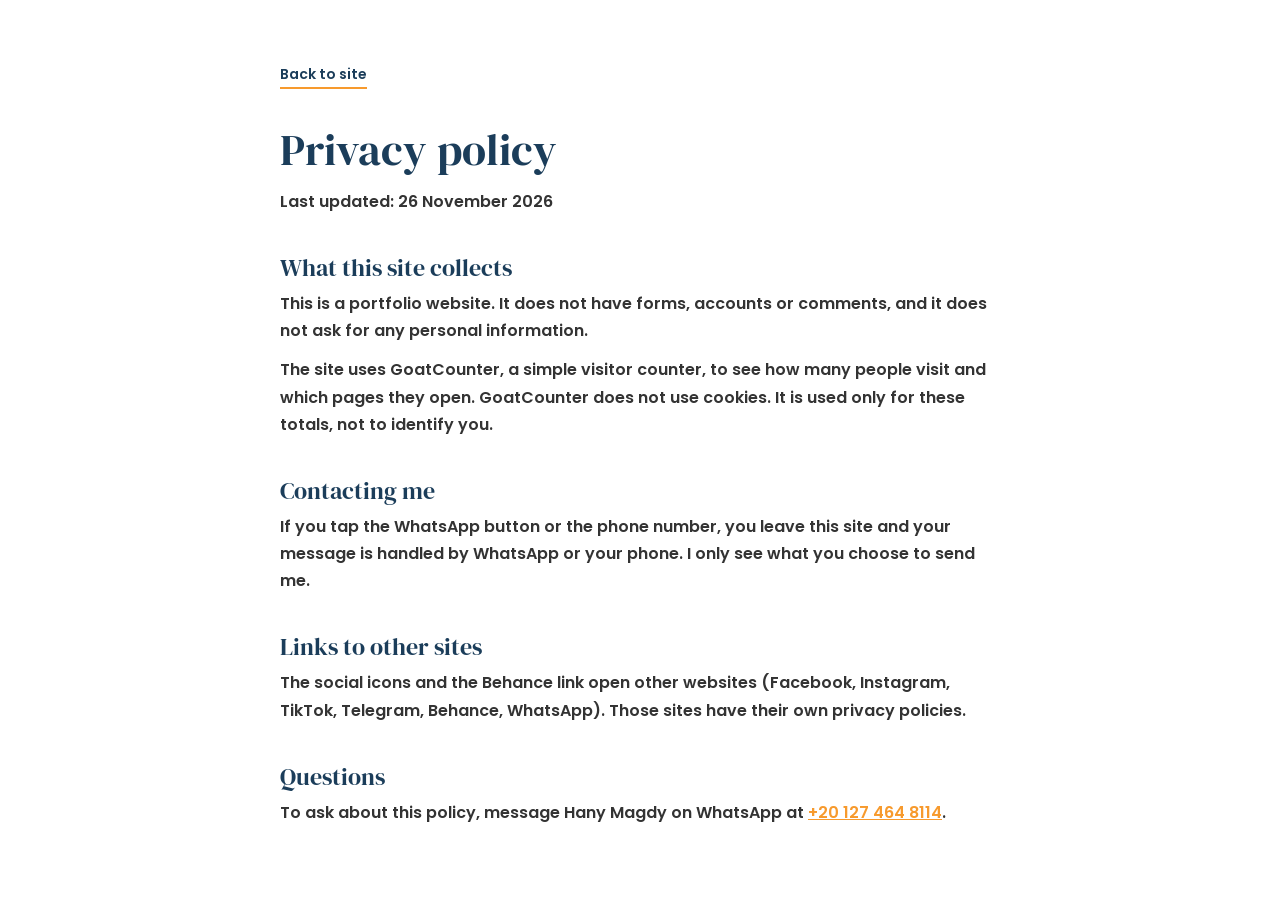
<file: privacy.html>
<!doctype html><html lang="en"><head><meta charset="utf-8"><meta name="viewport" content="width=device-width,initial-scale=1"><title>Privacy policy - Hany Magdy</title><link rel="icon" type="image/png" href="images/favicon.png">
<style>@font-face{font-family:Poppins;src:url('fonts/Poppins.ttf') format("truetype");font-weight:600}@font-face{font-family:"DM Serif Display";src:url('fonts/DMSerif.ttf') format("truetype")}
body{margin:0;background:#fff;color:#1b3d5a;font:16px/1.7 Poppins,"Helvetica Neue",Arial,sans-serif}
main{max-width:720px;margin:0 auto;padding:60px 22px 80px}h1{font:400 44px "DM Serif Display",Georgia,serif;margin:0 0 8px}h2{font:400 24px "DM Serif Display",Georgia,serif;margin:36px 0 6px}
p{margin:0 0 12px;font-weight:400;color:#333}a{color:#f79a2d}.b{display:inline-block;margin-bottom:30px;font-size:14px;text-decoration:none;color:#1b3d5a;border-bottom:2px solid #f79a2d}</style><style id="parcss">html[dir=rtl] body{font-family:Cairo,"Segoe UI",Tahoma,Arial,sans-serif;text-align:right}html[dir=rtl] p a span{display:inline-block;direction:ltr;unicode-bidi:isolate}html[dir=rtl] h1,html[dir=rtl] h2{font-family:Cairo,"Segoe UI",Tahoma,Arial,sans-serif;font-weight:700}</style></head><body><main>
<a class="b" href="./" data-a="العودة إلى الموقع">Back to site</a><h1 data-a="سياسة الخصوصية">Privacy policy</h1><p data-a="آخر تحديث: 26 نوفمبر 2026">Last updated: 26 November 2026</p>
<h2 data-a="ما الذي يجمعه هذا الموقع">What this site collects</h2><p data-a="هذا موقع معرض أعمال. لا يحتوي على نماذج أو حسابات أو تعليقات، ولا يطلب أي معلومات شخصية.">This is a portfolio website. It does not have forms, accounts or comments, and it does not ask for any personal information.</p>
<p data-a="يستخدم الموقع GoatCounter، وهو عداد زيارات بسيط، لمعرفة عدد الزوار والصفحات التي يفتحونها. لا يستخدم GoatCounter ملفات تعريف الارتباط، ويُستخدم لهذه الأعداد فقط وليس لتحديد هويتك.">The site uses GoatCounter, a simple visitor counter, to see how many people visit and which pages they open. GoatCounter does not use cookies. It is used only for these totals, not to identify you.</p>
<h2 data-a="التواصل معي">Contacting me</h2><p data-a="عند الضغط على زر واتساب أو رقم الهاتف، تغادر هذا الموقع وتتولى واتساب أو هاتفك رسالتك. أنا أرى فقط ما تختار إرساله.">If you tap the WhatsApp button or the phone number, you leave this site and your message is handled by WhatsApp or your phone. I only see what you choose to send me.</p>
<h2 data-a="روابط لمواقع أخرى">Links to other sites</h2><p data-a="أيقونات التواصل ورابط Behance تفتح مواقع أخرى (Facebook وInstagram وTikTok وTelegram وBehance وWhatsApp). لتلك المواقع سياسات خصوصية خاصة بها.">The social icons and the Behance link open other websites (Facebook, Instagram, TikTok, Telegram, Behance, WhatsApp). Those sites have their own privacy policies.</p>
<h2 data-a="أسئلة">Questions</h2><p data-q><span data-a="لأي سؤال عن هذه السياسة، راسل هاني مجدي على واتساب على الرقم ">To ask about this policy, message Hany Magdy on WhatsApp at </span><a href="https://wa.me/201274648114?text=Hi%20Hany%2C%20I%20saw%20your%20portfolio%20and%20I%27d%20like%20to%20talk%20about%20a%20project." target="_blank" rel="noopener noreferrer"><span dir="ltr">+20 127 464 8114</span></a><span class="dot">.</span></p>
</main><script id="plang">(function(){var l="en";try{l=localStorage.getItem("lang")||"en"}catch(e){}if(l!="ar")return;var d=document.documentElement;d.lang="ar";d.dir="rtl";document.querySelectorAll("[data-a]").forEach(function(e){e.textContent=e.getAttribute("data-a")});var a=document.querySelector("p[data-q] a");if(a){a.innerHTML='<span dir="ltr">+20 127 464 8114</span>'}})()</script><script id="wamsg">(function(){var E="Hi%20Hany%2C%20I%20saw%20your%20portfolio%20and%20I%27d%20like%20to%20talk%20about%20a%20project.",A="%D8%A3%D9%87%D9%84%D8%A7%20%D9%87%D8%A7%D9%86%D9%8A%D8%8C%20%D8%B4%D9%81%D8%AA%20%D8%A3%D8%B9%D9%85%D8%A7%D9%84%D9%83%20%D9%88%D8%B9%D8%A7%D9%8A%D8%B2%20%D9%86%D8%AA%D9%83%D9%84%D9%85%20%D9%81%D9%8A%20%D9%85%D8%B4%D8%B1%D9%88%D8%B9.";function f(){var t=document.documentElement.lang=="ar"?A:E;document.querySelectorAll('a[href^="https://wa.me/201274648114"]').forEach(function(a){a.href="https://wa.me/201274648114?text="+t})}f();new MutationObserver(f).observe(document.documentElement,{attributes:true,attributeFilter:["lang"]});document.addEventListener("DOMContentLoaded",f)})()</script></body></html>
</file>
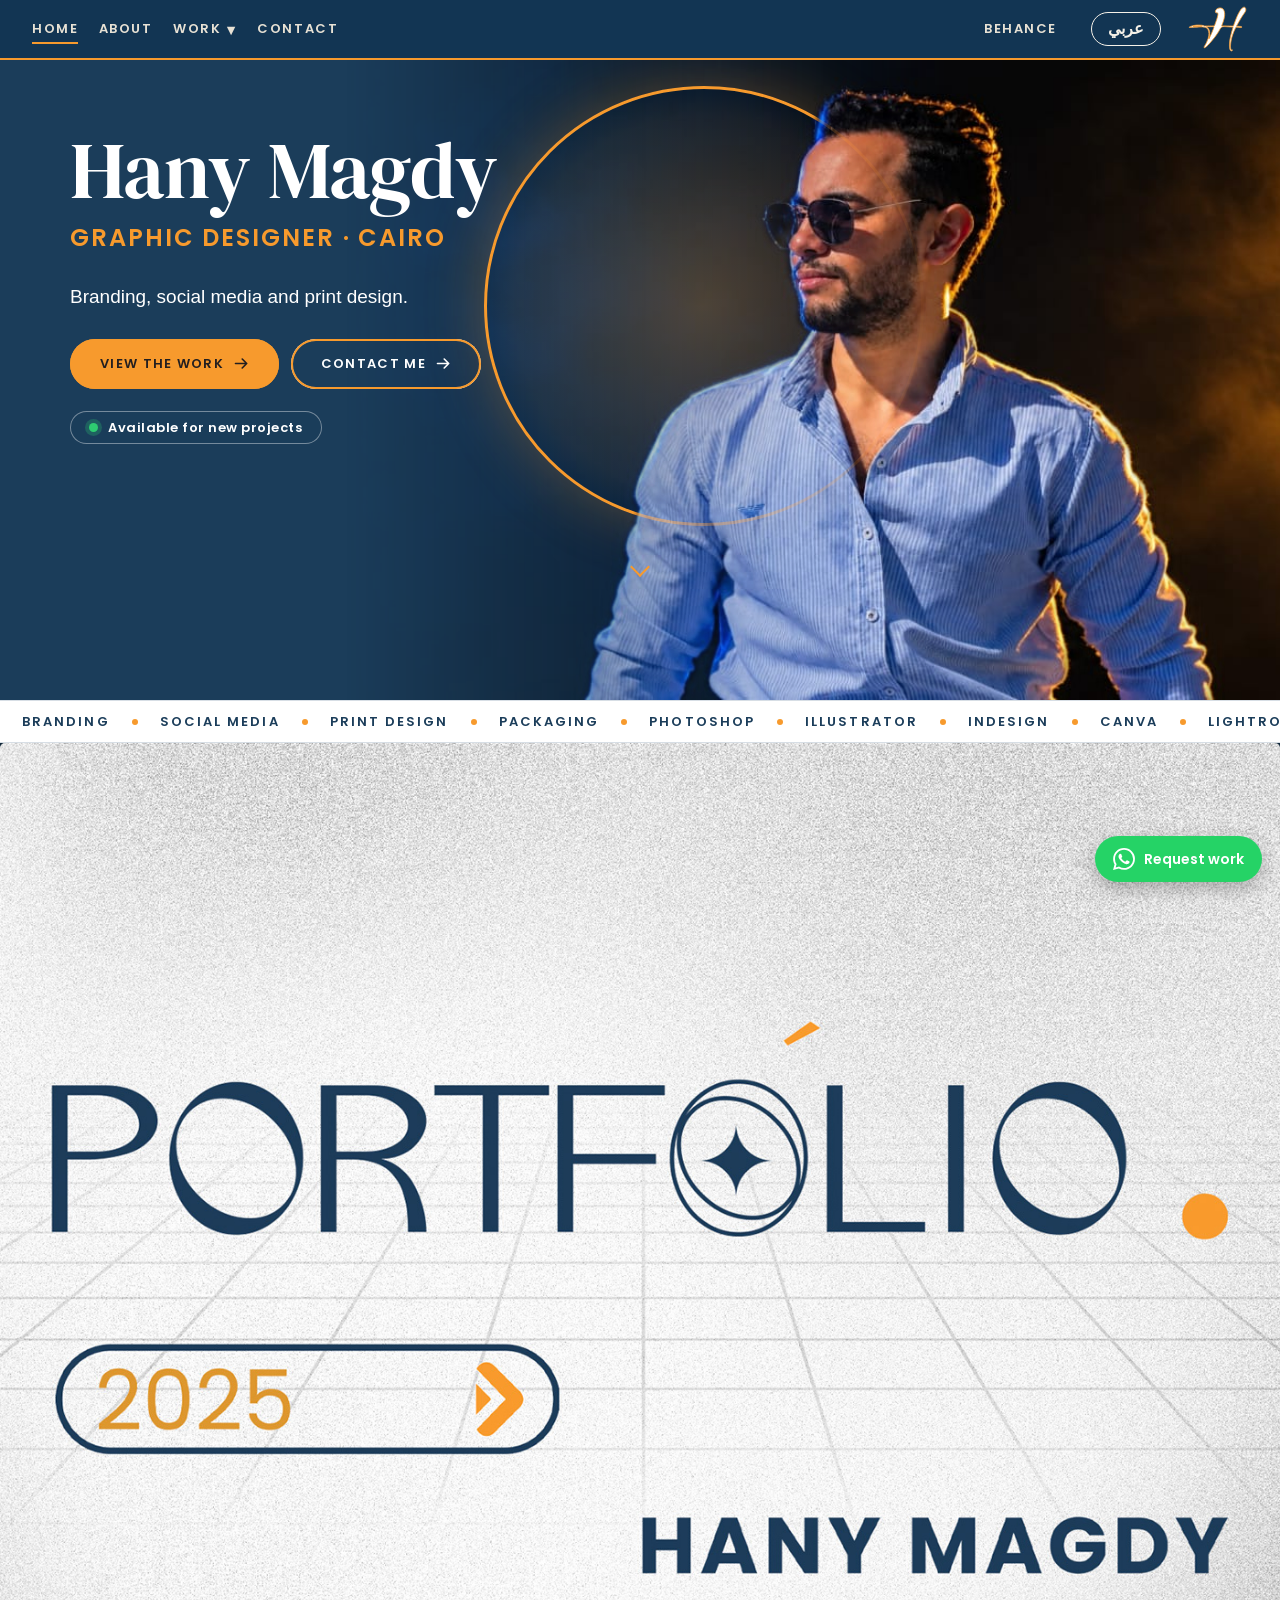
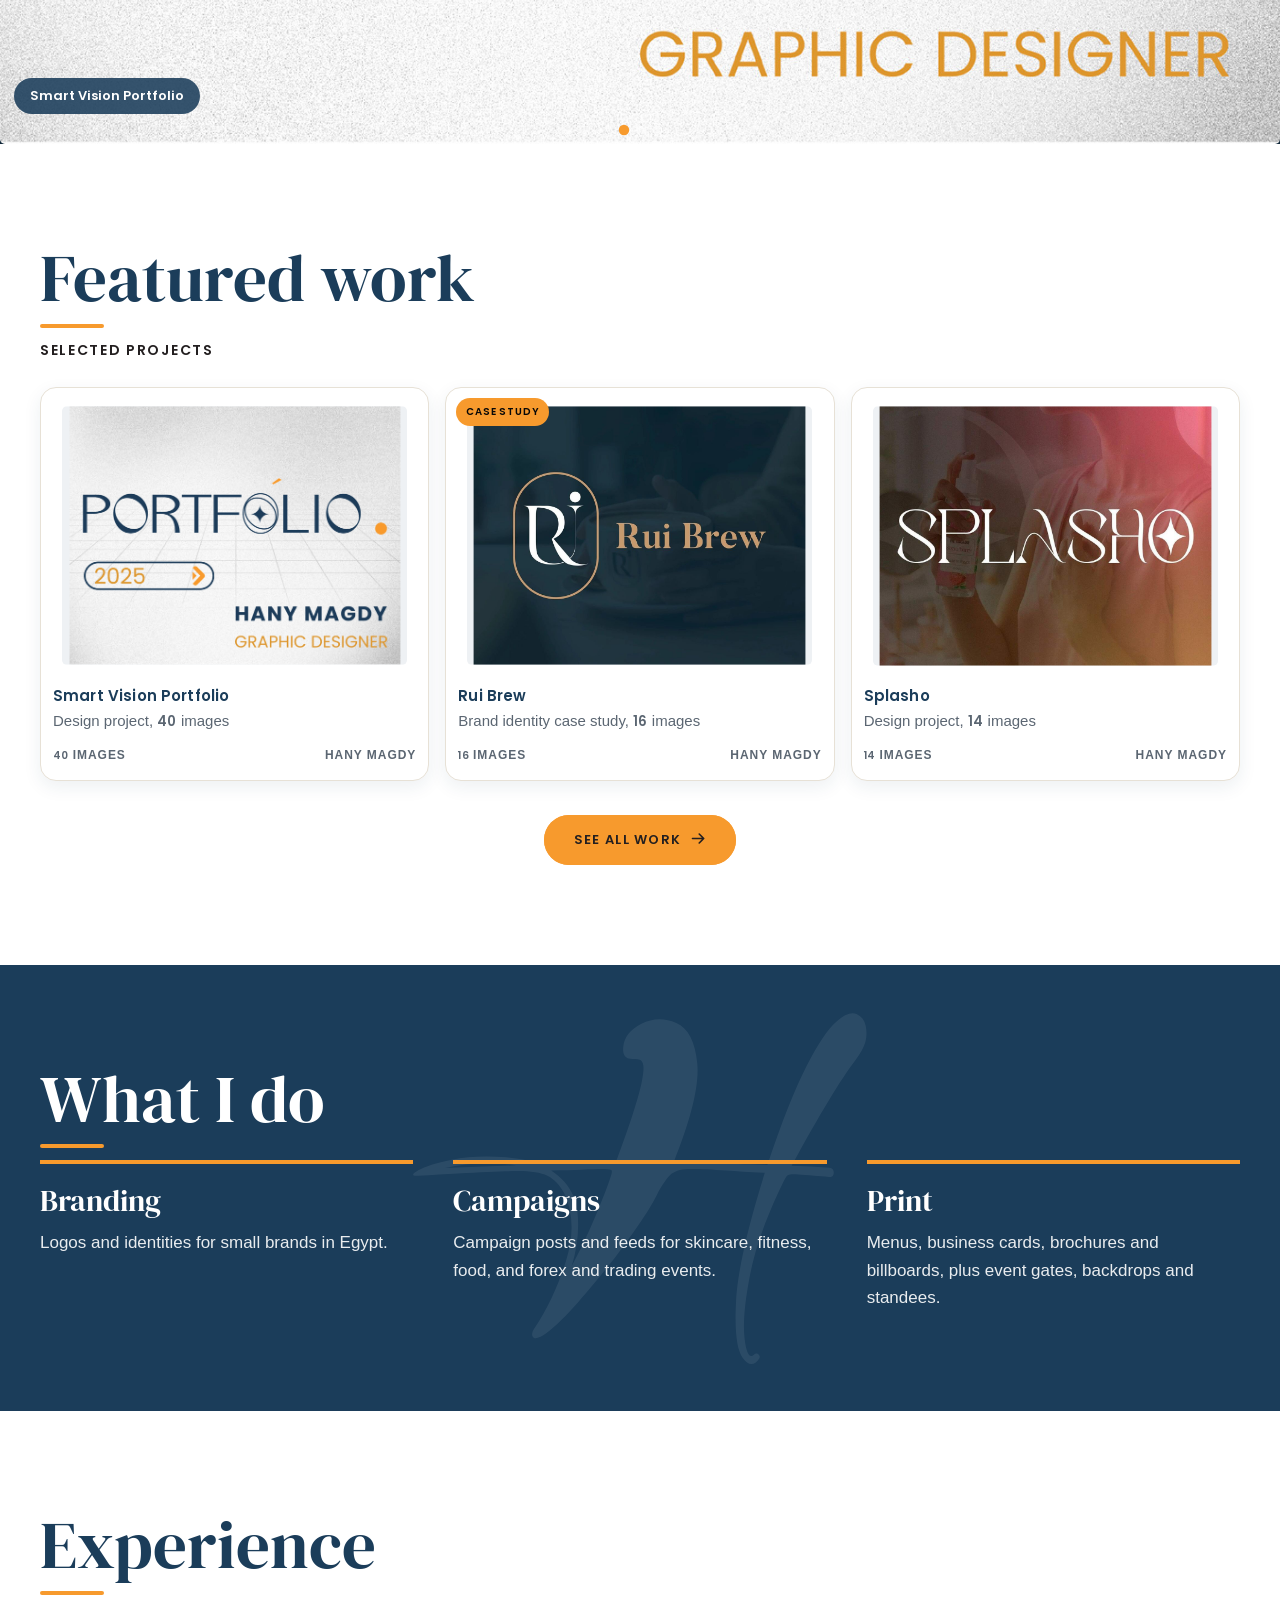
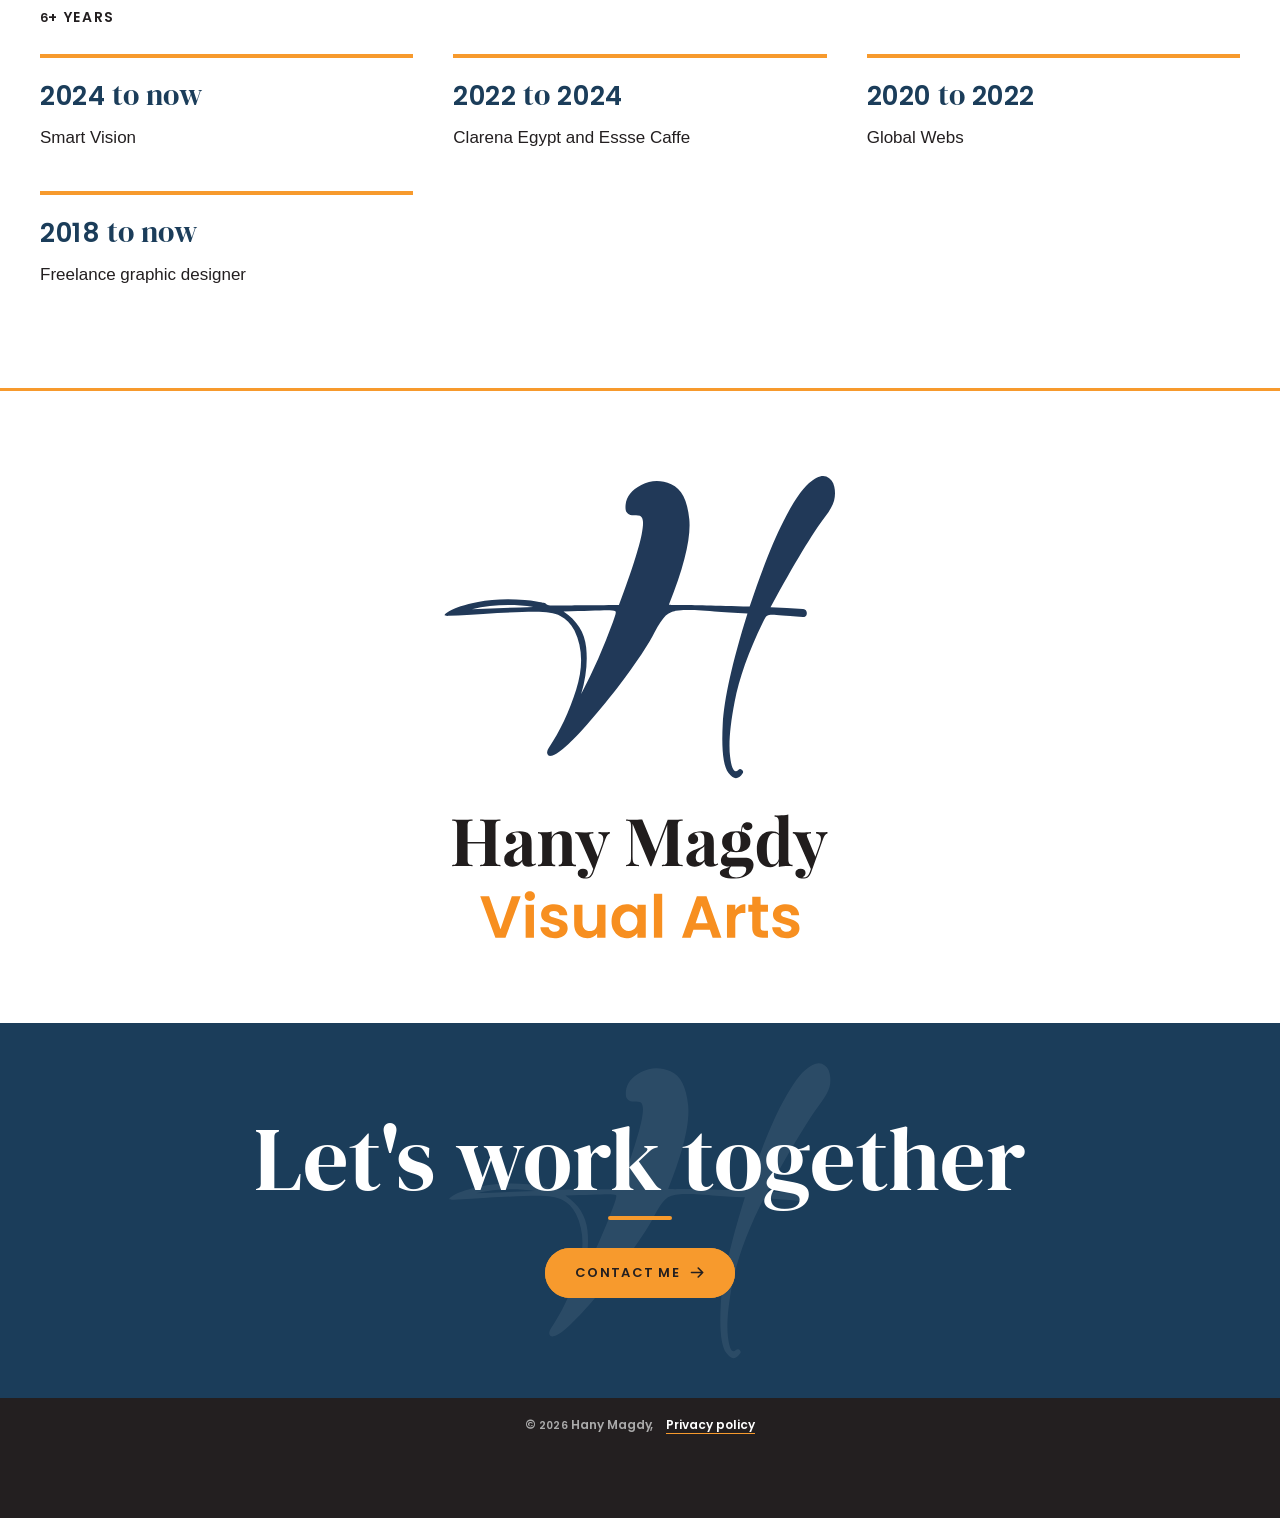
<file: trial-circle-cards.html>
<!doctype html>
<html lang="en"
  ><head
    ><meta charset="utf-8" /><meta
      name="viewport"
      content="width=device-width,initial-scale=1"
    /><title>Hany Magdy | Graphic Designer</title
    ><link rel="stylesheet" href="css/style.css" />

    <link rel="icon" type="image/png" href="images/favicon.png" /><link
      rel="apple-touch-icon"
      href="images/apple-touch-icon.png"
    /><meta property="og:type" content="website" /><meta
      property="og:title"
      content="Hany Magdy | Graphic Designer, Cairo"
    /><meta property="og:image" content="https://hanymagdy6.github.io/images/og-logo.jpg" /><meta
      name="twitter:card"
      content="summary_large_image"
    /> <meta name="robots" content="noindex"><link rel="stylesheet" href="css/trial.css" /></head
  ><body
    ><div id="top"
      ><nav class="nav"
        ><div class="l"
          ><a href="#"><span data-i18n="home">Home</span></a
          ><a href="#about"><span data-i18n="about">About</span></a
          ><span class="dd"
            ><a class="ddt" href="#work"
              ><span data-i18n="work">Work</span><span class="car">&#9662;</span></a
            ><span class="ddp"
              ><a href="#work" data-t="c-projects"><span data-i18n="projects">Projects</span></a
              ><a href="#work" data-t="c-branding"><span data-i18n="branding">Branding</span></a
              ><a href="#work" data-t="c-social"
                ><span data-i18n="social_media">Social Media</span></a
              ><a href="#work" data-t="c-print"><span data-i18n="print">Print</span></a></span
            ></span
          ><a href="#contact"><span data-i18n="contact">Contact</span></a></div
        ><a
          class="r"
          href="https://www.behance.net/hanymagdy6"
          target="_blank"
          rel="noopener noreferrer"
          ><span data-i18n="behance">Behance</span></a
        ><button class="langbtn" type="button" aria-label="Language">عربي</button
        ><a class="mono" href="#"><img src="images/nav-logo-anim.svg" alt="Hany Magdy" /></a></nav
      ><div id="app"
        ><main class="pgv v-home"
          ><div class="v-about hhero"
            ><div class="rgs" aria-hidden="true"><i></i><i></i><i></i></div
            ><section class="about hab"
              ><img class="me" src="images/hany-band.jpg" alt="Hany Magdy" /><div
                ><h1><span data-i18n="hany_magdy">Hany Magdy</span></h1
                ><p class="subt"
                  ><span data-i18n="graphic_designer_cairo">Graphic designer · Cairo</span></p
                ><p><span data-i18n="hero_line">Branding, social media and print design.</span></p
                ><div class="hbtns"><a class="pill" href="#work"
                  ><span data-i18n="view_the_work">View the work</span></a
                ><a class="pill ghost" href="#contact"
                  ><span data-i18n="contact_me">Contact me</span></a></div
                ><p class="avail"
                  ><i></i><span data-i18n="available_badge">Available for new projects</span></p
                ></div
              ></section
            ><div class="scl" aria-hidden="true"><b></b></div></div
          ><div class="mq" aria-hidden="true"
            ><div class="mqrow mqen"
              ><div class="mqt"
                ><span class="mqi">Branding</span><i class="mqd"></i
                ><span class="mqi">Social media</span><i class="mqd"></i
                ><span class="mqi">Print design</span><i class="mqd"></i
                ><span class="mqi">Packaging</span><i class="mqd"></i
                ><span class="mqi">Photoshop</span><i class="mqd"></i
                ><span class="mqi">Illustrator</span><i class="mqd"></i
                ><span class="mqi">InDesign</span><i class="mqd"></i><span class="mqi">Canva</span
                ><i class="mqd"></i><span class="mqi">Lightroom</span><i class="mqd"></i
                ><span class="mqi">Cairo, Egypt</span><i class="mqd"></i
                ><span class="mqi">Branding</span><i class="mqd"></i
                ><span class="mqi">Social media</span><i class="mqd"></i
                ><span class="mqi">Print design</span><i class="mqd"></i
                ><span class="mqi">Packaging</span><i class="mqd"></i
                ><span class="mqi">Photoshop</span><i class="mqd"></i
                ><span class="mqi">Illustrator</span><i class="mqd"></i
                ><span class="mqi">InDesign</span><i class="mqd"></i><span class="mqi">Canva</span
                ><i class="mqd"></i><span class="mqi">Lightroom</span><i class="mqd"></i
                ><span class="mqi">Cairo, Egypt</span><i class="mqd"></i></div></div
            ><div class="mqrow mqar"
              ><div class="mqt"
                ><span class="mqi">هوية بصرية</span><i class="mqd"></i
                ><span class="mqi">سوشيال ميديا</span><i class="mqd"></i
                ><span class="mqi">تصميم مطبوعات</span><i class="mqd"></i
                ><span class="mqi">باكدجنج</span><i class="mqd"></i
                ><span class="mqi">Photoshop</span><i class="mqd"></i
                ><span class="mqi">Illustrator</span><i class="mqd"></i
                ><span class="mqi">InDesign</span><i class="mqd"></i><span class="mqi">Canva</span
                ><i class="mqd"></i><span class="mqi">Lightroom</span><i class="mqd"></i
                ><span class="mqi">القاهرة، مصر</span><i class="mqd"></i
                ><span class="mqi">هوية بصرية</span><i class="mqd"></i
                ><span class="mqi">سوشيال ميديا</span><i class="mqd"></i
                ><span class="mqi">تصميم مطبوعات</span><i class="mqd"></i
                ><span class="mqi">باكدجنج</span><i class="mqd"></i
                ><span class="mqi">Photoshop</span><i class="mqd"></i
                ><span class="mqi">Illustrator</span><i class="mqd"></i
                ><span class="mqi">InDesign</span><i class="mqd"></i><span class="mqi">Canva</span
                ><i class="mqd"></i><span class="mqi">Lightroom</span><i class="mqd"></i
                ><span class="mqi">القاهرة، مصر</span><i class="mqd"></i></div></div></div
          ><section class="band w" id="hwork"
            ><h2><span data-i18n="featured_work">Featured work</span></h2
            ><p class="sub"><span data-i18n="selected_projects">Selected projects</span></p
            ><div class="pgrid"
              ><a class="pcard" href="#p-smart-portfolio"
                ><img
                  src="images/b-smart-portfolio-00.jpg"
                  alt="Smart Vision Portfolio"
                  loading="lazy"
                /><span class="tag"
                  ><span data-i18n="t_smart_portfolio">Smart Vision Portfolio</span></span
                ><em>40</em></a
              ><a class="pcard" href="rui-brew/"
                ><img src="images/b-rui-brew-00.jpg" alt="Rui Brew" loading="lazy" /><span
                  class="tag"
                  ><span data-i18n="t_rui_brew">Rui Brew</span></span
                ><span class="csb" data-i18n="cs_badge">Case study</span><em>16</em></a
              ><a class="pcard" href="#p-splasho"
                ><img src="images/b-splasho-00.jpg" alt="Splasho" loading="lazy" /><span class="tag"
                  ><span data-i18n="t_splasho">Splasho</span></span
                ><em>14</em></a
              ></div
            ><div class="more"
              ><a class="pill" href="#work"
                ><span data-i18n="see_all_work">See all work</span></a
              ></div
            ></section
          ><section class="band k" id="hdo"
            ><h2><span data-i18n="what_i_do">What I do</span></h2
            ><div class="cols"
              ><div
                ><h3><span data-i18n="branding">Branding</span></h3
                ><p
                  ><span data-i18n="logos_and_identities_for"
                    >Logos and identities for small brands in Egypt.</span
                  ></p
                ></div
              ><div
                ><h3><span data-i18n="campaigns">Campaigns</span></h3
                ><p
                  ><span data-i18n="campaign_posts_and_feeds"
                    >Campaign posts and feeds for skincare, fitness, food, and forex and trading
                    events.</span
                  ></p
                ></div
              ><div
                ><h3><span data-i18n="print">Print</span></h3
                ><p
                  ><span data-i18n="menus_business_cards_brochures"
                    >Menus, business cards, brochures and billboards, plus event gates, backdrops
                    and standees.</span
                  ></p
                ></div
              ></div
            ></section
          ><section class="band w" id="hexp"
            ><h2><span data-i18n="experience">Experience</span></h2
            ><p class="sub"><span data-i18n="years_6">6+ years</span></p
            ><div class="cols"
              ><div
                ><h3><span data-i18n="2024_to_now">2024 to now</span></h3
                ><p><span data-i18n="smart_vision">Smart Vision</span></p></div
              ><div
                ><h3><span data-i18n="2022_to_2024">2022 to 2024</span></h3
                ><p
                  ><span data-i18n="clarena_egypt_and_essse"
                    >Clarena Egypt and Essse Caffe</span
                  ></p
                ></div
              ><div
                ><h3><span data-i18n="2020_to_2022">2020 to 2022</span></h3
                ><p><span data-i18n="global_webs">Global Webs</span></p></div
              ><div
                ><h3><span data-i18n="2018_to_now">2018 to now</span></h3
                ><p
                  ><span data-i18n="freelance_graphic_designer">Freelance graphic designer</span></p
                ></div
              ></div
            ></section
          ><section class="band k" id="testimonials" hidden
            ><h2><span data-i18n="kind_words">Kind words</span></h2
            ><div class="tlist"></div></section
          ><section class="brand"><img src="images/logo-full.svg" alt="Hany Magdy logo" /></section
          ><footer class="foot" id="contact"
            ><h2><span data-i18n="let_s_work_together">Let's work together</span></h2
            ><a class="pill" href="#contact"
              ><span data-i18n="contact_me">Contact me</span></a
            ></footer
          ></main
        ><main class="pgv v-about"
          ><section class="about"
            ><img class="me" src="images/hany-band.jpg" alt="Hany Magdy" /><div
              ><p class="ab1"><span data-i18n="about">About</span></p
              ><h1><span data-i18n="hany_magdy">Hany Magdy</span></h1
              ><p class="subt"
                ><span data-i18n="graphic_designer_cairo">Graphic designer · Cairo</span></p
              ><p
                ><span data-i18n="hany_magdy_is_a"
                  >I am a graphic designer in Cairo with 6+ years in branding, social media
                  (including forex and trading content) and print (event gates, backdrops and
                  standees). I work in Photoshop, Illustrator and InDesign. My work has served
                  events and campaigns across Dubai/UAE, Qatar, Oman, Bahrain, South Africa and
                  Egypt.</span
                ></p
              ><p
                ><span data-i18n="clients_include_clarena_egypt"
                  >My clients include Clarena Egypt, Essse Caffe and Smart Vision. I am a Fine Arts
                  graduate of Minia University. I design brand identities, packaging, social media
                  campaigns and print for clients in beauty, fitness, real estate, education and
                  events, in Arabic and English.</span
                ></p
              ><a class="pill" href="#work"
                ><span data-i18n="view_the_work">View the work</span></a
              ></div
            ></section
          ><section class="band w" id="story"
            ><h2><span data-i18n="my_story">My story</span></h2
            ><div class="cols"
              ><div
                ><h3><span data-i18n="2024_to_now">2024 to now</span></h3
                ><p><span data-i18n="smart_vision">Smart Vision</span></p></div
              ><div
                ><h3><span data-i18n="2022_to_2024">2022 to 2024</span></h3
                ><p
                  ><span data-i18n="clarena_egypt_and_essse"
                    >Clarena Egypt and Essse Caffe</span
                  ></p
                ></div
              ><div
                ><h3><span data-i18n="2020_to_2022">2020 to 2022</span></h3
                ><p><span data-i18n="global_webs">Global Webs</span></p></div
              ><div
                ><h3><span data-i18n="2018_to_now">2018 to now</span></h3
                ><p
                  ><span data-i18n="freelance_graphic_designer">Freelance graphic designer</span></p
                ></div
              ></div
            ><p class="intro"
              ><span data-i18n="i_studied_book_arts"
                >I studied Book Arts in the Graphic Department at Minia University (2018 to 2023,
                Very Good with Honors). I started freelancing while still at college, then moved
                into in-house design work for brands in Cairo. I design identities, social media
                campaigns (including forex and trading content) and print such as event gates,
                backdrops and standees, and I use AI tools in my workflow.</span
              ></p
            ></section
          ><section class="band w"
            ><h2><span data-i18n="what_i_do">What I do</span></h2
            ><div class="cols"
              ><div
                ><h3><span data-i18n="branding">Branding</span></h3
                ><p
                  ><span data-i18n="logos_and_identities_for"
                    >Logos and identities for small brands in Egypt.</span
                  ></p
                ></div
              ><div
                ><h3><span data-i18n="social_media_2">Social media</span></h3
                ><p
                  ><span data-i18n="campaign_posts_and_feeds"
                    >Campaign posts and feeds for skincare, fitness, food, and forex and trading
                    events.</span
                  ></p
                ></div
              ><div
                ><h3><span data-i18n="print">Print</span></h3
                ><p
                  ><span data-i18n="menus_business_cards_brochures"
                    >Menus, business cards, brochures and billboards, plus event gates, backdrops
                    and standees.</span
                  ></p
                ></div
              ></div
            ></section
          ><section class="band k"
            ><div class="facts"
              ><div
                ><b>6+</b><span><span data-i18n="years">Years</span></span></div
              ><div class="sw"
                ><p class="icons"
                  ><svg
                    class="ic"
                    viewBox="0 0 120 120"
                    role="img"
                    aria-label="Photoshop"
                    xmlns="http://www.w3.org/2000/svg"
                  >
                    <title>Photoshop</title>
                    <rect width="120" height="120" rx="26" fill="#001e36" />
                    <rect
                      x="5"
                      y="5"
                      width="110"
                      height="110"
                      rx="22"
                      fill="none"
                      stroke="#31a8ff"
                      stroke-width="3.5"
                    />
                    <path
                      transform="translate(23.09 82.36) scale(0.0635)"
                      fill="#31a8ff"
                      d="M306 -714Q445 -714 508.5 -656.0Q572 -598 572 -496Q572 -435 546.0 -381.5Q520 -328 458.5 -295.5Q397 -263 292 -263H221V0H93V-714ZM298 -608H221V-369H279Q357 -369 399.5 -397.5Q442 -426 442 -491Q442 -550 407.0 -579.0Q372 -608 298 -608Z M1069 -157Q1069 -75 1010.5 -32.5Q952 10 843 10Q786 10 745.5 2.0Q705 -6 667 -23V-130Q707 -111 755.5 -98.0Q804 -85 847 -85Q899 -85 922.0 -101.0Q945 -117 945 -144Q945 -160 936.0 -172.5Q927 -185 900.5 -200.0Q874 -215 822 -237Q770 -257 735.5 -278.5Q701 -300 683.5 -329.0Q666 -358 666 -404Q666 -477 723.5 -514.5Q781 -552 877 -552Q927 -552 971.5 -542.0Q1016 -532 1061 -512L1021 -419Q983 -435 947.0 -446.0Q911 -457 873 -457Q790 -457 790 -410Q790 -393 800.5 -381.0Q811 -369 837.5 -355.5Q864 -342 913 -323Q961 -304 996.0 -283.5Q1031 -263 1050.0 -233.0Q1069 -203 1069 -157Z"
                    /></svg
                  ><svg
                    class="ic"
                    viewBox="0 0 120 120"
                    role="img"
                    aria-label="Illustrator"
                    xmlns="http://www.w3.org/2000/svg"
                  >
                    <title>Illustrator</title>
                    <rect width="120" height="120" rx="26" fill="#330000" />
                    <rect
                      x="5"
                      y="5"
                      width="110"
                      height="110"
                      rx="22"
                      fill="none"
                      stroke="#ff9a00"
                      stroke-width="3.5"
                    />
                    <path
                      transform="translate(32.90 83.00) scale(0.0613)"
                      fill="#ff9a00"
                      d="M534 0 469 -189H200L136 0H0L262 -717H408L670 0ZM374 -483Q370 -497 362.0 -521.0Q354 -545 346.5 -570.5Q339 -596 335 -613Q330 -593 322.5 -567.0Q315 -541 308.0 -518.0Q301 -495 298 -483L235 -299H436Z M815 -751Q844 -751 864.5 -736.5Q885 -722 885 -685Q885 -648 864.5 -633.0Q844 -618 815 -618Q786 -618 765.5 -633.0Q745 -648 745 -685Q745 -722 765.5 -736.5Q786 -751 815 -751ZM878 -542V0H752V-542Z"
                    /></svg
                  ><svg
                    class="ic"
                    viewBox="0 0 120 120"
                    role="img"
                    aria-label="InDesign"
                    xmlns="http://www.w3.org/2000/svg"
                  >
                    <title>InDesign</title>
                    <rect width="120" height="120" rx="26" fill="#49021f" />
                    <rect
                      x="5"
                      y="5"
                      width="110"
                      height="110"
                      rx="22"
                      fill="none"
                      stroke="#ff3366"
                      stroke-width="3.5"
                    />
                    <path
                      transform="translate(31.59 82.40) scale(0.0597)"
                      fill="#ff3366"
                      d="M335 0H35V-73L121 -105V-608L35 -641V-714H335V-641L249 -608V-105L335 -73Z M630 10Q535 10 477.0 -61.0Q419 -132 419 -270Q419 -410 478.0 -481.0Q537 -552 633 -552Q693 -552 731.5 -529.0Q770 -506 793 -473H799Q796 -487 793.0 -516.0Q790 -545 790 -570V-760H916V0H818L795 -71H790Q767 -37 729.0 -13.5Q691 10 630 10ZM668 -92Q738 -92 766.5 -132.0Q795 -172 796 -253V-269Q796 -356 768.5 -402.5Q741 -449 666 -449Q608 -449 577.5 -401.5Q547 -354 547 -268Q547 -182 578.0 -137.0Q609 -92 668 -92Z"
                    /></svg
                  ><svg
                    class="ic"
                    viewBox="0 0 120 120"
                    role="img"
                    aria-label="Canva"
                    xmlns="http://www.w3.org/2000/svg"
                  >
                    <title>Canva</title>
                    <defs>
                      <linearGradient id="cv" x1="0" y1="0" x2="1" y2="1">
                        <stop offset="0" stop-color="#00c4cc" />
                        <stop offset="1" stop-color="#7d2ae8" />
                      </linearGradient>
                    </defs>
                    <rect width="120" height="120" rx="26" fill="url(#cv)" />
                    <path
                      transform="translate(17.27 70.33) scale(0.0289)"
                      fill="#fff"
                      d="M322 10Q192 10 126.0 -66.0Q60 -142 60 -270Q60 -333 74.5 -397.5Q89 -462 118.5 -520.5Q148 -579 193.0 -625.5Q238 -672 300.5 -698.5Q363 -725 442 -725Q510 -725 557.5 -712.5Q605 -700 652 -674L594 -552Q560 -572 523.5 -585.5Q487 -599 442 -599Q382 -599 338.5 -569.0Q295 -539 267.0 -491.0Q239 -443 225.5 -387.0Q212 -331 212 -278Q212 -197 245.5 -157.0Q279 -117 352 -117Q393 -117 434.5 -128.0Q476 -139 517 -155V-28Q487 -16 437.0 -3.0Q387 10 322 10Z M810 10Q771 10 735.5 -9.5Q700 -29 678.0 -72.5Q656 -116 656 -188Q656 -255 674.0 -320.0Q692 -385 725.0 -438.5Q758 -492 804.5 -524.0Q851 -556 909 -556Q961 -556 993.5 -534.0Q1026 -512 1044 -476H1048L1076 -546H1189L1073 0H963L970 -71H966Q937 -35 899.5 -12.5Q862 10 810 10ZM868 -109Q898 -109 924.0 -133.0Q950 -157 968.5 -195.0Q987 -233 995 -275Q1002 -311 1002 -357Q1002 -392 984.0 -414.5Q966 -437 934 -437Q907 -437 883.5 -415.5Q860 -394 842.5 -359.0Q825 -324 815.0 -281.0Q805 -238 805 -195Q805 -109 868 -109Z M1224 0 1340 -546H1452L1442 -445H1446Q1478 -494 1519.5 -525.0Q1561 -556 1618 -556Q1689 -556 1724.0 -513.5Q1759 -471 1759 -399Q1759 -363 1748 -311L1683 0H1536L1603 -319Q1611 -354 1611 -377Q1611 -437 1558 -437Q1525 -437 1498.0 -408.5Q1471 -380 1451.5 -332.0Q1432 -284 1419 -226L1371 0Z M1927 0 1860 -546H2004L2026 -260Q2028 -241 2028.5 -207.5Q2029 -174 2029 -147H2034Q2043 -172 2055.0 -204.5Q2067 -237 2077 -256L2222 -546H2380L2085 0Z M2520 10Q2481 10 2445.5 -9.5Q2410 -29 2388.0 -72.5Q2366 -116 2366 -188Q2366 -255 2384.0 -320.0Q2402 -385 2435.0 -438.5Q2468 -492 2514.5 -524.0Q2561 -556 2619 -556Q2671 -556 2703.5 -534.0Q2736 -512 2754 -476H2758L2786 -546H2899L2783 0H2673L2680 -71H2676Q2647 -35 2609.5 -12.5Q2572 10 2520 10ZM2578 -109Q2608 -109 2634.0 -133.0Q2660 -157 2678.5 -195.0Q2697 -233 2705 -275Q2712 -311 2712 -357Q2712 -392 2694.0 -414.5Q2676 -437 2644 -437Q2617 -437 2593.5 -415.5Q2570 -394 2552.5 -359.0Q2535 -324 2525.0 -281.0Q2515 -238 2515 -195Q2515 -109 2578 -109Z"
                    /></svg
                  ><svg
                    class="ic"
                    viewBox="0 0 120 120"
                    role="img"
                    aria-label="Lightroom"
                    xmlns="http://www.w3.org/2000/svg"
                  >
                    <title>Lightroom</title>
                    <rect width="120" height="120" rx="26" fill="#001e36" />
                    <rect
                      x="5"
                      y="5"
                      width="110"
                      height="110"
                      rx="22"
                      fill="none"
                      stroke="#add5ec"
                      stroke-width="3.5"
                    />
                    <text
                      x="60"
                      y="76"
                      text-anchor="middle"
                      font-family="Poppins,Arial,sans-serif"
                      font-weight="700"
                      font-size="44"
                      fill="#add5ec"
                    >
                      Lr
                    </text></svg
                  ><svg
                    class="ic"
                    viewBox="0 0 120 120"
                    role="img"
                    aria-label="AI tools"
                    xmlns="http://www.w3.org/2000/svg"
                  >
                    <title>AI tools</title>
                    <rect width="120" height="120" rx="26" fill="#1b3d5a" />
                    <rect
                      x="5"
                      y="5"
                      width="110"
                      height="110"
                      rx="22"
                      fill="none"
                      stroke="#f79a2d"
                      stroke-width="3.5"
                    />
                    <path
                      fill="#f79a2d"
                      d="M52 28 L60 52 L84 60 L60 68 L52 92 L44 68 L20 60 L44 52 Z"
                      transform="translate(6 0)"
                    />
                    <path
                      fill="#fff"
                      d="M88 22 L92 34 L104 38 L92 42 L88 54 L84 42 L72 38 L84 34 Z"
                    /></svg></p
                ><span><span data-i18n="software">Software</span></span></div
              ><div
                ><b><span data-i18n="cairo">Cairo</span></b
                ><span><span data-i18n="egypt">Egypt</span></span></div
              ></div
            ></section
          ><section class="brand"><img src="images/logo-full.svg" alt="Hany Magdy logo" /></section
          ><footer class="foot" id="contact"
            ><h2><span data-i18n="let_s_work_together">Let's work together</span></h2
            ><a class="pill" href="#contact"
              ><span data-i18n="contact_me">Contact me</span></a
            ></footer
          ></main
        ><main class="pgv v-p-educational-center"
          ><header class="pagehead pcover" style="--cv: url(images/b-educational-center-00.jpg)"
            ><p class="ab1"><span data-i18n="t_social_media">Social media</span></p
            ><h1><span data-i18n="t_educational_center">Educational center</span></h1></header
          ><div class="pfacts"
            ><div
              ><small><span data-i18n="fact_type">Type</span></small
              ><b><span data-i18n="t_social_media">Social media</span></b></div
            ><div
              ><small><span data-i18n="fact_images">Images</span></small
              ><b>7</b></div
            ><div
              ><small><span data-i18n="fact_designer">Designer</span></small
              ><b><span data-i18n="designer_name">Hany Magdy</span></b></div
            ></div
          ><section class="band w"
            ><div class="pstack"
              ><figure class="pimg"
                ><img
                  src="images/b-educational-center-00.jpg"
                  alt="Educational center 1"
                  loading="lazy" /></figure
              ><figure class="pimg"
                ><img
                  src="images/b-educational-center-01.jpg"
                  alt="Educational center 2"
                  loading="lazy" /></figure
              ><figure class="pimg"
                ><img
                  src="images/b-educational-center-02.jpg"
                  alt="Educational center 3"
                  loading="lazy" /></figure
              ><figure class="pimg"
                ><img
                  src="images/b-educational-center-03.jpg"
                  alt="Educational center 4"
                  loading="lazy" /></figure
              ><figure class="pimg"
                ><img
                  src="images/b-educational-center-04.jpg"
                  alt="Educational center 5"
                  loading="lazy" /></figure
              ><figure class="pimg"
                ><img
                  src="images/b-educational-center-05.jpg"
                  alt="Educational center 6"
                  loading="lazy" /></figure
              ><figure class="pimg"
                ><img
                  src="images/b-educational-center-06.jpg"
                  alt="Educational center 7"
                  loading="lazy" /></figure></div
            ><nav class="pnav"
              ><a class="pv" href="#p-pink-october"
                ><small><span data-i18n="prev_project">Previous project</span></small
                ><b><span data-i18n="t_pink_october">Pink October</span></b></a
              ><a class="nx" href="#p-real-estate"
                ><small><span data-i18n="next_project">Next project</span></small
                ><b><span data-i18n="t_real_estate_posts">Real estate posts</span></b></a
              ></nav
            ><div class="more"
              ><a class="pill" href="#work"><span data-i18n="all_work">All work</span></a>
              <a class="pill" href="#contact"
                ><span data-i18n="contact_me">Contact me</span></a
              ></div
            ></section
          ></main
        ><main class="pgv v-p-intrip-logo"
          ><header class="pagehead pcover" style="--cv: url(images/b-intrip-logo-00.jpg)"
            ><p class="ab1"><span data-i18n="t_logo">Logo</span></p
            ><h1><span data-i18n="t_intrip_logo">Intrip logo</span></h1></header
          ><div class="pfacts"
            ><div
              ><small><span data-i18n="fact_type">Type</span></small
              ><b><span data-i18n="t_logo">Logo</span></b></div
            ><div
              ><small><span data-i18n="fact_images">Images</span></small
              ><b>3</b></div
            ><div
              ><small><span data-i18n="fact_designer">Designer</span></small
              ><b><span data-i18n="designer_name">Hany Magdy</span></b></div
            ></div
          ><section class="band w"
            ><div class="pstack"
              ><figure class="pimg"
                ><img
                  src="images/b-intrip-logo-00.jpg"
                  alt="Intrip logo 1"
                  loading="lazy" /></figure
              ><figure class="pimg"
                ><img
                  src="images/b-intrip-logo-01.jpg"
                  alt="Intrip logo 2"
                  loading="lazy" /></figure
              ><figure class="pimg"
                ><img
                  src="images/b-intrip-logo-02.jpg"
                  alt="Intrip logo 3"
                  loading="lazy" /></figure></div
            ><nav class="pnav"
              ><a class="pv" href="#p-jabal-altair"
                ><small><span data-i18n="prev_project">Previous project</span></small
                ><b><span data-i18n="t_jabal_al_tair">Jabal Al-Tair</span></b></a
              ><a class="nx" href="#p-sketches"
                ><small><span data-i18n="next_project">Next project</span></small
                ><b><span data-i18n="t_sketches">Sketches</span></b></a
              ></nav
            ><div class="more"
              ><a class="pill" href="#work"><span data-i18n="all_work">All work</span></a>
              <a class="pill" href="#contact"
                ><span data-i18n="contact_me">Contact me</span></a
              ></div
            ></section
          ></main
        ><main class="pgv v-p-sketches"
          ><header class="pagehead pcover" style="--cv: url(images/b-sketches-00.jpg)"
            ><p class="ab1"><span data-i18n="t_art">Art</span></p
            ><h1><span data-i18n="t_sketches">Sketches</span></h1></header
          ><div class="pfacts"
            ><div
              ><small><span data-i18n="fact_type">Type</span></small
              ><b><span data-i18n="t_art">Art</span></b></div
            ><div
              ><small><span data-i18n="fact_images">Images</span></small
              ><b>2</b></div
            ><div
              ><small><span data-i18n="fact_designer">Designer</span></small
              ><b><span data-i18n="designer_name">Hany Magdy</span></b></div
            ></div
          ><section class="band w"
            ><div class="pstack"
              ><figure class="pimg"
                ><img src="images/b-sketches-00.jpg" alt="Sketches 1" loading="lazy" /></figure
              ><figure class="pimg"
                ><img
                  src="images/b-sketches-01.jpg"
                  alt="Sketches 2"
                  loading="lazy" /></figure></div
            ><nav class="pnav"
              ><a class="pv" href="#p-intrip-logo"
                ><small><span data-i18n="prev_project">Previous project</span></small
                ><b><span data-i18n="t_intrip_logo">Intrip logo</span></b></a
              ><a class="nx" href="#p-smart-portfolio"
                ><small><span data-i18n="next_project">Next project</span></small
                ><b><span data-i18n="t_smart_portfolio">Smart Vision Portfolio</span></b></a
              ></nav
            ><div class="more"
              ><a class="pill" href="#work"><span data-i18n="all_work">All work</span></a>
              <a class="pill" href="#contact"
                ><span data-i18n="contact_me">Contact me</span></a
              ></div
            ></section
          ></main
        ><main class="pgv v-p-smart-vision"
          ><header class="pagehead pcover" style="--cv: url(images/b-smart-vision-00.jpg)"
            ><p class="ab1"
              ><span data-i18n="t_social_media_and_events">Social media and events</span></p
            ><h1><span data-i18n="t_smart_vision">Smart Vision</span></h1></header
          ><div class="pfacts"
            ><div
              ><small><span data-i18n="fact_type">Type</span></small
              ><b
                ><span data-i18n="t_social_media_and_events">Social media and events</span></b
              ></div
            ><div
              ><small><span data-i18n="fact_images">Images</span></small
              ><b>17</b></div
            ><div
              ><small><span data-i18n="fact_designer">Designer</span></small
              ><b><span data-i18n="designer_name">Hany Magdy</span></b></div
            ></div
          ><section class="band w"
            ><div class="pstack"
              ><figure class="pimg"
                ><img
                  src="images/b-smart-vision-00.jpg"
                  alt="Smart Vision 1"
                  loading="lazy" /></figure
              ><figure class="pimg"
                ><img
                  src="images/b-smart-vision-01.jpg"
                  alt="Smart Vision 2"
                  loading="lazy" /></figure
              ><figure class="pimg"
                ><img
                  src="images/b-smart-vision-02.jpg"
                  alt="Smart Vision 3"
                  loading="lazy" /></figure
              ><figure class="pimg"
                ><img
                  src="images/b-smart-vision-03.jpg"
                  alt="Smart Vision 4"
                  loading="lazy" /></figure
              ><figure class="pimg"
                ><img
                  src="images/b-smart-vision-04.jpg"
                  alt="Smart Vision 5"
                  loading="lazy" /></figure
              ><figure class="pimg"
                ><img
                  src="images/b-smart-vision-05.jpg"
                  alt="Smart Vision 6"
                  loading="lazy" /></figure
              ><figure class="pimg"
                ><img
                  src="images/b-smart-vision-06.jpg"
                  alt="Smart Vision 7"
                  loading="lazy" /></figure
              ><figure class="pimg"
                ><img
                  src="images/b-smart-vision-07.jpg"
                  alt="Smart Vision 8"
                  loading="lazy" /></figure
              ><figure class="pimg"
                ><img
                  src="images/b-smart-vision-08.jpg"
                  alt="Smart Vision 9"
                  loading="lazy" /></figure
              ><figure class="pimg"
                ><img
                  src="images/b-smart-vision-09.jpg"
                  alt="Smart Vision 10"
                  loading="lazy" /></figure
              ><figure class="pimg"
                ><img
                  src="images/b-smart-vision-10.jpg"
                  alt="Smart Vision 11"
                  loading="lazy" /></figure
              ><figure class="pimg"
                ><img
                  src="images/b-smart-vision-11.jpg"
                  alt="Smart Vision 12"
                  loading="lazy" /></figure
              ><figure class="pimg"
                ><img
                  src="images/b-smart-vision-12.jpg"
                  alt="Smart Vision 13"
                  loading="lazy" /></figure
              ><figure class="pimg"
                ><img
                  src="images/b-smart-vision-13.jpg"
                  alt="Smart Vision 14"
                  loading="lazy" /></figure
              ><figure class="pimg"
                ><img
                  src="images/b-smart-vision-14.jpg"
                  alt="Smart Vision 15"
                  loading="lazy" /></figure
              ><figure class="pimg"
                ><img
                  src="images/b-smart-vision-15.jpg"
                  alt="Smart Vision 16"
                  loading="lazy" /></figure
              ><figure class="pimg"
                ><img
                  src="images/b-smart-vision-16.jpg"
                  alt="Smart Vision 17"
                  loading="lazy" /></figure></div
            ><nav class="pnav"
              ><a class="pv" href="#p-essse-caffe"
                ><small><span data-i18n="prev_project">Previous project</span></small
                ><b><span data-i18n="t_essse_caffe">Essse Caffe</span></b></a
              ><a class="nx" href="#p-leading-gulf"
                ><small><span data-i18n="next_project">Next project</span></small
                ><b><span data-i18n="t_leading_gulf">Leading Gulf</span></b></a
              ></nav
            ><div class="more"
              ><a class="pill" href="#work"><span data-i18n="all_work">All work</span></a>
              <a class="pill" href="#contact"
                ><span data-i18n="contact_me">Contact me</span></a
              ></div
            ></section
          ></main
        ><main class="pgv v-p-leading-gulf"
          ><header class="pagehead pcover" style="--cv: url(images/b-leading-gulf-00.jpg)"
            ><p class="ab1"><span data-i18n="t_social_media">Social media</span></p
            ><h1><span data-i18n="t_leading_gulf">Leading Gulf</span></h1></header
          ><div class="pfacts"
            ><div
              ><small><span data-i18n="fact_type">Type</span></small
              ><b><span data-i18n="t_social_media">Social media</span></b></div
            ><div
              ><small><span data-i18n="fact_images">Images</span></small
              ><b>4</b></div
            ><div
              ><small><span data-i18n="fact_designer">Designer</span></small
              ><b><span data-i18n="designer_name">Hany Magdy</span></b></div
            ></div
          ><section class="band w"
            ><div class="pstack"
              ><figure class="pimg"
                ><img
                  src="images/b-leading-gulf-00.jpg"
                  alt="Leading Gulf 1"
                  loading="lazy" /></figure
              ><figure class="pimg"
                ><img
                  src="images/b-leading-gulf-01.jpg"
                  alt="Leading Gulf 2"
                  loading="lazy" /></figure
              ><figure class="pimg"
                ><img
                  src="images/b-leading-gulf-02.jpg"
                  alt="Leading Gulf 3"
                  loading="lazy" /></figure
              ><figure class="pimg"
                ><img
                  src="images/b-leading-gulf-03.jpg"
                  alt="Leading Gulf 4"
                  loading="lazy" /></figure></div
            ><nav class="pnav"
              ><a class="pv" href="#p-smart-vision"
                ><small><span data-i18n="prev_project">Previous project</span></small
                ><b><span data-i18n="t_smart_vision">Smart Vision</span></b></a
              ><a class="nx" href="#p-art-photo"
                ><small><span data-i18n="next_project">Next project</span></small
                ><b><span data-i18n="t_art_and_photography">Art and photography</span></b></a
              ></nav
            ><div class="more"
              ><a class="pill" href="#work"><span data-i18n="all_work">All work</span></a>
              <a class="pill" href="#contact"
                ><span data-i18n="contact_me">Contact me</span></a
              ></div
            ></section
          ></main
        ><main class="pgv v-p-art-photo"
          ><header class="pagehead pcover" style="--cv: url(images/b-art-photo-00.jpg)"
            ><p class="ab1"><span data-i18n="t_art">Art</span></p
            ><h1><span data-i18n="t_art_and_photography">Art and photography</span></h1></header
          ><div class="pfacts"
            ><div
              ><small><span data-i18n="fact_type">Type</span></small
              ><b><span data-i18n="t_art">Art</span></b></div
            ><div
              ><small><span data-i18n="fact_images">Images</span></small
              ><b>7</b></div
            ><div
              ><small><span data-i18n="fact_designer">Designer</span></small
              ><b><span data-i18n="designer_name">Hany Magdy</span></b></div
            ></div
          ><section class="band w"
            ><div class="pstack"
              ><figure class="pimg"
                ><img
                  src="images/b-art-photo-00.jpg"
                  alt="Art and photography 1"
                  loading="lazy" /></figure
              ><figure class="pimg"
                ><img
                  src="images/b-art-photo-01.jpg"
                  alt="Art and photography 2"
                  loading="lazy" /></figure
              ><figure class="pimg"
                ><img
                  src="images/b-art-photo-02.jpg"
                  alt="Art and photography 3"
                  loading="lazy" /></figure
              ><figure class="pimg"
                ><img
                  src="images/b-art-photo-03.jpg"
                  alt="Art and photography 4"
                  loading="lazy" /></figure
              ><figure class="pimg"
                ><img
                  src="images/b-art-photo-04.jpg"
                  alt="Art and photography 5"
                  loading="lazy" /></figure
              ><figure class="pimg"
                ><img
                  src="images/b-art-photo-05.jpg"
                  alt="Art and photography 6"
                  loading="lazy" /></figure
              ><figure class="pimg"
                ><img
                  src="images/b-art-photo-06.jpg"
                  alt="Art and photography 7"
                  loading="lazy" /></figure></div
            ><nav class="pnav"
              ><a class="pv" href="#p-leading-gulf"
                ><small><span data-i18n="prev_project">Previous project</span></small
                ><b><span data-i18n="t_leading_gulf">Leading Gulf</span></b></a
              ><a class="nx" href="#p-logo-brand"
                ><small><span data-i18n="next_project">Next project</span></small
                ><b><span data-i18n="t_logo_brand">Logo Brand</span></b></a
              ></nav
            ><div class="more"
              ><a class="pill" href="#work"><span data-i18n="all_work">All work</span></a>
              <a class="pill" href="#contact"
                ><span data-i18n="contact_me">Contact me</span></a
              ></div
            ></section
          ></main
        ><main class="pgv v-work"
          ><header class="pagehead"
            ><p class="ab1"><span data-i18n="selected_work">Selected work</span></p
            ><h1><span data-i18n="work">Work</span></h1></header
          ><section class="band w" id="c-projects"
            ><h2><span data-i18n="projects">Projects</span></h2
            ><p class="sub"
              ><span data-i18n="open_a_project_to">Open a project to see the full work</span></p
            ><div class="pgrid"
              ><a class="pcard" href="#p-smart-portfolio"
                ><img
                  src="images/b-smart-portfolio-00.jpg"
                  alt="Smart Vision Portfolio"
                  loading="lazy"
                /><span class="tag"
                  ><span data-i18n="t_smart_portfolio">Smart Vision Portfolio</span></span
                ><em>40</em></a
              ><a class="pcard" href="#p-food-social"
                ><img
                  src="images/b-food-social-00.jpg"
                  alt="Food and supplements"
                  loading="lazy"
                /><span class="tag"
                  ><span data-i18n="t_food_and_supplements">Food and supplements</span></span
                ><em>17</em></a
              ><a class="pcard" href="#p-rui-brew"
                ><img src="images/b-rui-brew-00.jpg" alt="Rui Brew" loading="lazy" /><span
                  class="tag"
                  ><span data-i18n="t_rui_brew">Rui Brew</span></span
                ><em>16</em></a
              ><a class="pcard" href="#p-splasho"
                ><img src="images/b-splasho-00.jpg" alt="Splasho" loading="lazy" /><span class="tag"
                  ><span data-i18n="t_splasho">Splasho</span></span
                ><em>14</em></a
              ><a class="pcard" href="#p-essse-caffe"
                ><img src="images/b-essse-caffe-00.jpg" alt="Essse Caffe" loading="lazy" /><span
                  class="tag"
                  ><span data-i18n="t_essse_caffe">Essse Caffe</span></span
                ><em>12</em></a
              ><a class="pcard" href="#p-smart-vision"
                ><img src="images/b-smart-vision-00.jpg" alt="Smart Vision" loading="lazy" /><span
                  class="tag"
                  ><span data-i18n="t_smart_vision">Smart Vision</span></span
                ><em>17</em></a
              ><a class="pcard" href="#p-leading-gulf"
                ><img src="images/b-leading-gulf-00.jpg" alt="Leading Gulf" loading="lazy" /><span
                  class="tag"
                  ><span data-i18n="t_leading_gulf">Leading Gulf</span></span
                ><em>4</em></a
              ><a class="pcard" href="#p-art-photo"
                ><img
                  src="images/b-art-photo-00.jpg"
                  alt="Art and photography"
                  loading="lazy"
                /><span class="tag"
                  ><span data-i18n="t_art_and_photography">Art and photography</span></span
                ><em>7</em></a
              ><a class="pcard" href="#p-logo-brand"
                ><img src="images/b-logo-brand-00.jpg" alt="Logo Brand" loading="lazy" /><span
                  class="tag"
                  ><span data-i18n="t_logo_brand">Logo Brand</span></span
                ><em>19</em></a
              ><a class="pcard" href="#p-clarena"
                ><img src="images/b-clarena-00.jpg" alt="Clarena" loading="lazy" /><span class="tag"
                  ><span data-i18n="t_clarena">Clarena</span></span
                ><em>38</em></a
              ><a class="pcard" href="#p-soul-fitness"
                ><img src="images/b-soul-fitness-00.jpg" alt="Soul Fitness" loading="lazy" /><span
                  class="tag"
                  ><span data-i18n="t_soul_fitness">Soul Fitness</span></span
                ><em>13</em></a
              ><a class="pcard" href="#p-el-ghazal"
                ><img src="images/b-el-ghazal-00.jpg" alt="El Ghazal" loading="lazy" /><span
                  class="tag"
                  ><span data-i18n="t_el_ghazal">El Ghazal</span></span
                ><em>5</em></a
              ><a class="pcard" href="#p-safe-zone"
                ><img src="images/b-safe-zone-00.jpg" alt="Safe Zone" loading="lazy" /><span
                  class="tag"
                  ><span data-i18n="t_safe_zone">Safe Zone</span></span
                ><em>2</em></a
              ><a class="pcard" href="#p-pink-october"
                ><img src="images/b-pink-october-00.jpg" alt="Pink October" loading="lazy" /><span
                  class="tag"
                  ><span data-i18n="t_pink_october">Pink October</span></span
                ><em>4</em></a
              ><a class="pcard" href="#p-educational-center"
                ><img
                  src="images/b-educational-center-00.jpg"
                  alt="Educational center"
                  loading="lazy"
                /><span class="tag"
                  ><span data-i18n="t_educational_center">Educational center</span></span
                ><em>7</em></a
              ><a class="pcard" href="#p-real-estate"
                ><img
                  src="images/b-real-estate-00.jpg"
                  alt="Real estate posts"
                  loading="lazy"
                /><span class="tag"
                  ><span data-i18n="t_real_estate_posts">Real estate posts</span></span
                ><em>7</em></a
              ><a class="pcard" href="#p-oct-war"
                ><img src="images/b-oct-war-00.jpg" alt="6 October war" loading="lazy" /><span
                  class="tag"
                  ><span data-i18n="t_6_october_war">6 October war</span></span
                ><em>9</em></a
              ><a class="pcard" href="#p-jabal-altair"
                ><img src="images/b-jabal-altair-00.jpg" alt="Jabal Al-Tair" loading="lazy" /><span
                  class="tag"
                  ><span data-i18n="t_jabal_al_tair">Jabal Al-Tair</span></span
                ><em>14</em></a
              ><a class="pcard" href="#p-intrip-logo"
                ><img src="images/b-intrip-logo-00.jpg" alt="Intrip logo" loading="lazy" /><span
                  class="tag"
                  ><span data-i18n="t_intrip_logo">Intrip logo</span></span
                ><em>3</em></a
              ><a class="pcard" href="#p-sketches"
                ><img src="images/b-sketches-00.jpg" alt="Sketches" loading="lazy" /><span
                  class="tag"
                  ><span data-i18n="t_sketches">Sketches</span></span
                ><em>2</em></a
              ></div
            ></section
          ><section class="band w" id="work"
            ><h2><span data-i18n="featured_work">Featured work</span></h2
            ><p class="sub"><span data-i18n="selected_projects">Selected projects</span></p
            ><div class="grid two"
              ><figure class="card" style="--r: 4/3"
                ><img src="images/p01.jpg" alt="Rui Brew logo" /><span class="tag"
                  ><span data-i18n="t_branding">Branding</span></span
                ></figure
              ><figure class="card" style="--r: 4/3"
                ><img src="images/b-splasho-00.jpg" alt="Splasho" /><span class="tag"
                  ><span data-i18n="t_branding">Branding</span></span
                ></figure
              ></div
            ></section
          ><section class="band k" id="c-branding"
            ><h2><span data-i18n="branding">Branding</span></h2
            ><p class="sub"><span data-i18n="logos_and_identities">Logos and identities</span></p
            ><div class="grid"
              ><figure class="card" style="--r: 4/3"
                ><img src="images/p02.jpg" alt="Splasho wordmark" /></figure
              ><figure class="card" style="--r: 4/3"
                ><img src="images/p05.jpg" alt="House mark over a burger photo" /></figure
              ><figure class="card" style="--r: 4/3"
                ><img src="images/p38.jpg" alt="Intrip logo" /></figure></div></section
          ><section class="band w" id="c-social"
            ><h2><span data-i18n="social_media_2">Social media</span></h2
            ><p class="sub"><span data-i18n="campaigns_and_posts">Campaigns and posts</span></p
            ><div class="pmas"
              ><figure class="card" style="--r: 1400/787"
                ><img
                  src="images/b-smart-vision-00.jpg"
                  alt="Smart Vision social media posts"
                  loading="lazy"
                  style="aspect-ratio: 1400/787; object-fit: contain; height: auto" /></figure
              ><figure class="card" style="--r: 1400/787"
                ><img
                  src="images/b-smart-vision-01.jpg"
                  alt="Smart Vision social media posts"
                  loading="lazy"
                  style="aspect-ratio: 1400/787; object-fit: contain; height: auto" /></figure
              ><figure class="card" style="--r: 1400/787"
                ><img
                  src="images/b-smart-vision-02.jpg"
                  alt="Smart Vision social media posts"
                  loading="lazy"
                  style="aspect-ratio: 1400/787; object-fit: contain; height: auto" /></figure
              ><figure class="card" style="--r: 1400/787"
                ><img
                  src="images/b-smart-vision-03.jpg"
                  alt="Smart Vision social media posts"
                  loading="lazy"
                  style="aspect-ratio: 1400/787; object-fit: contain; height: auto" /></figure
              ><figure class="card" style="--r: 1400/787"
                ><img
                  src="images/b-smart-vision-04.jpg"
                  alt="Smart Vision social media posts"
                  loading="lazy"
                  style="aspect-ratio: 1400/787; object-fit: contain; height: auto" /></figure
              ><figure class="card" style="--r: 1400/787"
                ><img
                  src="images/b-smart-vision-05.jpg"
                  alt="Smart Vision social media posts"
                  loading="lazy"
                  style="aspect-ratio: 1400/787; object-fit: contain; height: auto" /></figure
              ><figure class="card" style="--r: 1400/787"
                ><img
                  src="images/b-smart-vision-06.jpg"
                  alt="Smart Vision social media posts"
                  loading="lazy"
                  style="aspect-ratio: 1400/787; object-fit: contain; height: auto" /></figure
              ><figure class="card" style="--r: 1100/619"
                ><img
                  src="images/b-svs-events-03.jpg"
                  alt="SVS Events 2025 social media post"
                  loading="lazy"
                  style="aspect-ratio: 1100/619; object-fit: contain; height: auto" /></figure
              ><figure class="card" style="--r: 1100/619"
                ><img
                  src="images/b-svs-events-04.jpg"
                  alt="SVS Events 2025 social media post"
                  loading="lazy"
                  style="aspect-ratio: 1100/619; object-fit: contain; height: auto" /></figure
              ><figure class="card" style="--r: 1100/619"
                ><img
                  src="images/b-svs-events-05.jpg"
                  alt="SVS Events 2025 social media post"
                  loading="lazy"
                  style="aspect-ratio: 1100/619; object-fit: contain; height: auto" /></figure
              ><figure class="card" style="--r: 1100/619"
                ><img
                  src="images/b-svs-events-06.jpg"
                  alt="SVS Events 2025 social media post"
                  loading="lazy"
                  style="aspect-ratio: 1100/619; object-fit: contain; height: auto" /></figure
              ><figure class="card" style="--r: 1100/619"
                ><img
                  src="images/b-svs-events-09.jpg"
                  alt="SVS Events 2025 social media post"
                  loading="lazy"
                  style="aspect-ratio: 1100/619; object-fit: contain; height: auto" /></figure
              ><figure class="card" style="--r: 1100/619"
                ><img
                  src="images/b-svs-events-10.jpg"
                  alt="SVS Events 2025 social media post"
                  loading="lazy"
                  style="aspect-ratio: 1100/619; object-fit: contain; height: auto" /></figure
              ><figure class="card" style="--r: 1100/619"
                ><img
                  src="images/b-svs-events-11.jpg"
                  alt="SVS Events 2025 social media post"
                  loading="lazy"
                  style="aspect-ratio: 1100/619; object-fit: contain; height: auto" /></figure
              ><figure class="card" style="--r: 1100/619"
                ><img
                  src="images/b-svs-events-12.jpg"
                  alt="SVS Events 2025 social media post"
                  loading="lazy"
                  style="aspect-ratio: 1100/619; object-fit: contain; height: auto" /></figure
              ><figure class="card" style="--r: 1100/619"
                ><img
                  src="images/b-svs-events-13.jpg"
                  alt="SVS Events 2025 social media post"
                  loading="lazy"
                  style="aspect-ratio: 1100/619; object-fit: contain; height: auto" /></figure
              ><figure class="card" style="--r: 1100/619"
                ><img
                  src="images/b-svs-events-14.jpg"
                  alt="SVS Events 2025 social media post"
                  loading="lazy"
                  style="aspect-ratio: 1100/619; object-fit: contain; height: auto" /></figure
              ><figure class="card" style="--r: 1200/675"
                ><img
                  src="images/b-svs-events-15.jpg"
                  alt="SVS Events 2025 social media post"
                  loading="lazy"
                  style="aspect-ratio: 1200/675; object-fit: contain; height: auto" /></figure
              ><figure class="card" style="--r: 1200/675"
                ><img
                  src="images/b-svs-events-16.jpg"
                  alt="SVS Events 2025 social media post"
                  loading="lazy"
                  style="aspect-ratio: 1200/675; object-fit: contain; height: auto" /></figure
              ><figure class="card" style="--r: 1100/619"
                ><img
                  src="images/b-svs-events-20.jpg"
                  alt="SVS Events 2025 social media post"
                  loading="lazy"
                  style="aspect-ratio: 1100/619; object-fit: contain; height: auto" /></figure
              ><figure class="card" style="--r: 1100/619"
                ><img
                  src="images/b-svs-events-21.jpg"
                  alt="SVS Events 2025 social media post"
                  loading="lazy"
                  style="aspect-ratio: 1100/619; object-fit: contain; height: auto" /></figure
              ><figure class="card" style="--r: 1100/619"
                ><img
                  src="images/b-svs-events-22.jpg"
                  alt="SVS Events 2025 social media post"
                  loading="lazy"
                  style="aspect-ratio: 1100/619; object-fit: contain; height: auto" /></figure
              ><figure class="card" style="--r: 1100/619"
                ><img
                  src="images/b-svs-events-23.jpg"
                  alt="SVS Events 2025 social media post"
                  loading="lazy"
                  style="aspect-ratio: 1100/619; object-fit: contain; height: auto" /></figure
              ><figure class="card" style="--r: 1100/619"
                ><img
                  src="images/b-svs-events-24.jpg"
                  alt="SVS Events 2025 social media post"
                  loading="lazy"
                  style="aspect-ratio: 1100/619; object-fit: contain; height: auto" /></figure
              ><figure class="card" style="--r: 1200/675"
                ><img
                  src="images/b-svs-events-25.jpg"
                  alt="SVS Events 2025 social media post"
                  loading="lazy"
                  style="aspect-ratio: 1200/675; object-fit: contain; height: auto" /></figure
              ><figure class="card" style="--r: 1100/619"
                ><img
                  src="images/b-svs-events-26.jpg"
                  alt="SVS Events 2025 social media post"
                  loading="lazy"
                  style="aspect-ratio: 1100/619; object-fit: contain; height: auto" /></figure
              ><figure class="card" style="--r: 1100/619"
                ><img
                  src="images/b-svs-events-28.jpg"
                  alt="SVS Events 2025 social media post"
                  loading="lazy"
                  style="aspect-ratio: 1100/619; object-fit: contain; height: auto" /></figure
              ><figure class="card" style="--r: 1100/619"
                ><img
                  src="images/b-svs-events-29.jpg"
                  alt="SVS Events 2025 social media post"
                  loading="lazy"
                  style="aspect-ratio: 1100/619; object-fit: contain; height: auto" /></figure
              ><figure class="card" style="--r: 1100/619"
                ><img
                  src="images/b-svs-events-30.jpg"
                  alt="SVS Events 2025 social media post"
                  loading="lazy"
                  style="aspect-ratio: 1100/619; object-fit: contain; height: auto" /></figure
              ><figure class="card" style="--r: 1100/619"
                ><img
                  src="images/b-svs-events-31.jpg"
                  alt="SVS Events 2025 social media post"
                  loading="lazy"
                  style="aspect-ratio: 1100/619; object-fit: contain; height: auto" /></figure
              ><figure class="card" style="--r: 1100/619"
                ><img
                  src="images/b-svs-events-32.jpg"
                  alt="SVS Events 2025 social media post"
                  loading="lazy"
                  style="aspect-ratio: 1100/619; object-fit: contain; height: auto" /></figure
              ><figure class="card" style="--r: 1200/675"
                ><img
                  src="images/b-svs-events-33.jpg"
                  alt="SVS Events 2025 social media post"
                  loading="lazy"
                  style="aspect-ratio: 1200/675; object-fit: contain; height: auto" /></figure
              ><figure class="card" style="--r: 1200/675"
                ><img
                  src="images/b-essse-caffe-02.jpg"
                  alt="Essse Caffe social media posts"
                  loading="lazy"
                  style="aspect-ratio: 1200/675; object-fit: contain; height: auto" /></figure
              ><figure class="card" style="--r: 1200/675"
                ><img
                  src="images/b-essse-caffe-03.jpg"
                  alt="Essse Caffe social media posts"
                  loading="lazy"
                  style="aspect-ratio: 1200/675; object-fit: contain; height: auto" /></figure
              ><figure class="card" style="--r: 1200/675"
                ><img
                  src="images/b-essse-caffe-04.jpg"
                  alt="Essse Caffe social media posts"
                  loading="lazy"
                  style="aspect-ratio: 1200/675; object-fit: contain; height: auto" /></figure
              ><figure class="card" style="--r: 1200/675"
                ><img
                  src="images/b-essse-caffe-05.jpg"
                  alt="Essse Caffe social media posts"
                  loading="lazy"
                  style="aspect-ratio: 1200/675; object-fit: contain; height: auto" /></figure
              ><figure class="card" style="--r: 1200/675"
                ><img
                  src="images/b-essse-caffe-06.jpg"
                  alt="Essse Caffe social media posts"
                  loading="lazy"
                  style="aspect-ratio: 1200/675; object-fit: contain; height: auto" /></figure
              ><figure class="card" style="--r: 1200/675"
                ><img
                  src="images/b-essse-caffe-07.jpg"
                  alt="Essse Caffe social media posts"
                  loading="lazy"
                  style="aspect-ratio: 1200/675; object-fit: contain; height: auto" /></figure
              ><figure class="card" style="--r: 1400/933"
                ><img
                  src="images/b-clarena-00.jpg"
                  alt="Clarena social media post"
                  loading="lazy"
                  style="aspect-ratio: 1400/933; object-fit: contain; height: auto" /></figure
              ><figure class="card" style="--r: 1080/1080"
                ><img
                  src="images/b-clarena-01.jpg"
                  alt="Clarena social media post"
                  loading="lazy"
                  style="aspect-ratio: 1080/1080; object-fit: contain; height: auto" /></figure
              ><figure class="card" style="--r: 1080/1080"
                ><img
                  src="images/b-clarena-02.jpg"
                  alt="Clarena social media post"
                  loading="lazy"
                  style="aspect-ratio: 1080/1080; object-fit: contain; height: auto" /></figure
              ><figure class="card" style="--r: 1080/1080"
                ><img
                  src="images/b-clarena-03.jpg"
                  alt="Clarena social media post"
                  loading="lazy"
                  style="aspect-ratio: 1080/1080; object-fit: contain; height: auto" /></figure
              ><figure class="card" style="--r: 1400/1089"
                ><img
                  src="images/b-clarena-04.jpg"
                  alt="Clarena social media post"
                  loading="lazy"
                  style="aspect-ratio: 1400/1089; object-fit: contain; height: auto" /></figure
              ><figure class="card" style="--r: 1400/969"
                ><img
                  src="images/b-clarena-06.jpg"
                  alt="Clarena social media post"
                  loading="lazy"
                  style="aspect-ratio: 1400/969; object-fit: contain; height: auto" /></figure
              ><figure class="card" style="--r: 1080/1080"
                ><img
                  src="images/b-clarena-07.jpg"
                  alt="Clarena social media post"
                  loading="lazy"
                  style="aspect-ratio: 1080/1080; object-fit: contain; height: auto" /></figure
              ><figure class="card" style="--r: 1080/1080"
                ><img
                  src="images/b-clarena-08.jpg"
                  alt="Clarena social media post"
                  loading="lazy"
                  style="aspect-ratio: 1080/1080; object-fit: contain; height: auto" /></figure
              ><figure class="card" style="--r: 1080/1080"
                ><img
                  src="images/b-clarena-09.jpg"
                  alt="Clarena social media post"
                  loading="lazy"
                  style="aspect-ratio: 1080/1080; object-fit: contain; height: auto" /></figure
              ><figure class="card" style="--r: 1400/933"
                ><img
                  src="images/b-clarena-10.jpg"
                  alt="Clarena social media post"
                  loading="lazy"
                  style="aspect-ratio: 1400/933; object-fit: contain; height: auto" /></figure
              ><figure class="card" style="--r: 1080/1080"
                ><img
                  src="images/b-clarena-11.jpg"
                  alt="Clarena social media post"
                  loading="lazy"
                  style="aspect-ratio: 1080/1080; object-fit: contain; height: auto" /></figure
              ><figure class="card" style="--r: 1080/1080"
                ><img
                  src="images/b-clarena-12.jpg"
                  alt="Clarena social media post"
                  loading="lazy"
                  style="aspect-ratio: 1080/1080; object-fit: contain; height: auto" /></figure
              ><figure class="card" style="--r: 1080/1080"
                ><img
                  src="images/b-clarena-13.jpg"
                  alt="Clarena social media post"
                  loading="lazy"
                  style="aspect-ratio: 1080/1080; object-fit: contain; height: auto" /></figure
              ><figure class="card" style="--r: 1400/1400"
                ><img
                  src="images/b-clarena-14.jpg"
                  alt="Clarena social media post"
                  loading="lazy"
                  style="aspect-ratio: 1400/1400; object-fit: contain; height: auto" /></figure
              ><figure class="card" style="--r: 1080/1080"
                ><img
                  src="images/b-clarena-15.jpg"
                  alt="Clarena social media post"
                  loading="lazy"
                  style="aspect-ratio: 1080/1080; object-fit: contain; height: auto" /></figure
              ><figure class="card" style="--r: 1400/1050"
                ><img
                  src="images/b-clarena-16.jpg"
                  alt="Clarena social media post"
                  loading="lazy"
                  style="aspect-ratio: 1400/1050; object-fit: contain; height: auto" /></figure
              ><figure class="card" style="--r: 1080/1080"
                ><img
                  src="images/b-clarena-17.jpg"
                  alt="Clarena social media post"
                  loading="lazy"
                  style="aspect-ratio: 1080/1080; object-fit: contain; height: auto" /></figure
              ><figure class="card" style="--r: 1080/1080"
                ><img
                  src="images/b-clarena-18.jpg"
                  alt="Clarena social media post"
                  loading="lazy"
                  style="aspect-ratio: 1080/1080; object-fit: contain; height: auto" /></figure
              ><figure class="card" style="--r: 1400/1089"
                ><img
                  src="images/b-clarena-19.jpg"
                  alt="Clarena social media post"
                  loading="lazy"
                  style="aspect-ratio: 1400/1089; object-fit: contain; height: auto" /></figure
              ><figure class="card" style="--r: 1080/1080"
                ><img
                  src="images/b-clarena-20.jpg"
                  alt="Clarena social media post"
                  loading="lazy"
                  style="aspect-ratio: 1080/1080; object-fit: contain; height: auto" /></figure
              ><figure class="card" style="--r: 1400/875"
                ><img
                  src="images/b-clarena-21.jpg"
                  alt="Clarena social media post"
                  loading="lazy"
                  style="aspect-ratio: 1400/875; object-fit: contain; height: auto" /></figure
              ><figure class="card" style="--r: 1080/1080"
                ><img
                  src="images/b-clarena-22.jpg"
                  alt="Clarena social media post"
                  loading="lazy"
                  style="aspect-ratio: 1080/1080; object-fit: contain; height: auto" /></figure
              ><figure class="card" style="--r: 1400/933"
                ><img
                  src="images/b-clarena-23.jpg"
                  alt="Clarena social media post"
                  loading="lazy"
                  style="aspect-ratio: 1400/933; object-fit: contain; height: auto" /></figure
              ><figure class="card" style="--r: 1080/1080"
                ><img
                  src="images/b-clarena-24.jpg"
                  alt="Clarena social media post"
                  loading="lazy"
                  style="aspect-ratio: 1080/1080; object-fit: contain; height: auto" /></figure
              ><figure class="card" style="--r: 1080/1080"
                ><img
                  src="images/b-clarena-25.jpg"
                  alt="Clarena social media post"
                  loading="lazy"
                  style="aspect-ratio: 1080/1080; object-fit: contain; height: auto" /></figure
              ><figure class="card" style="--r: 1080/1080"
                ><img
                  src="images/b-clarena-26.jpg"
                  alt="Clarena social media post"
                  loading="lazy"
                  style="aspect-ratio: 1080/1080; object-fit: contain; height: auto" /></figure
              ><figure class="card" style="--r: 1400/840"
                ><img
                  src="images/b-clarena-27.jpg"
                  alt="Clarena social media post"
                  loading="lazy"
                  style="aspect-ratio: 1400/840; object-fit: contain; height: auto" /></figure
              ><figure class="card" style="--r: 1080/1080"
                ><img
                  src="images/b-clarena-28.jpg"
                  alt="Clarena social media post"
                  loading="lazy"
                  style="aspect-ratio: 1080/1080; object-fit: contain; height: auto" /></figure
              ><figure class="card" style="--r: 1080/1080"
                ><img
                  src="images/b-clarena-29.jpg"
                  alt="Clarena social media post"
                  loading="lazy"
                  style="aspect-ratio: 1080/1080; object-fit: contain; height: auto" /></figure
              ><figure class="card" style="--r: 1080/1080"
                ><img
                  src="images/b-clarena-30.jpg"
                  alt="Clarena social media post"
                  loading="lazy"
                  style="aspect-ratio: 1080/1080; object-fit: contain; height: auto" /></figure
              ><figure class="card" style="--r: 1400/1050"
                ><img
                  src="images/b-clarena-31.jpg"
                  alt="Clarena social media post"
                  loading="lazy"
                  style="aspect-ratio: 1400/1050; object-fit: contain; height: auto" /></figure
              ><figure class="card" style="--r: 1080/1080"
                ><img
                  src="images/b-clarena-32.jpg"
                  alt="Clarena social media post"
                  loading="lazy"
                  style="aspect-ratio: 1080/1080; object-fit: contain; height: auto" /></figure
              ><figure class="card" style="--r: 1080/1080"
                ><img
                  src="images/b-clarena-33.jpg"
                  alt="Clarena social media post"
                  loading="lazy"
                  style="aspect-ratio: 1080/1080; object-fit: contain; height: auto" /></figure
              ><figure class="card" style="--r: 1400/840"
                ><img
                  src="images/b-clarena-34.jpg"
                  alt="Clarena social media post"
                  loading="lazy"
                  style="aspect-ratio: 1400/840; object-fit: contain; height: auto" /></figure
              ><figure class="card" style="--r: 1400/1400"
                ><img
                  src="images/b-clarena-35.jpg"
                  alt="Clarena social media post"
                  loading="lazy"
                  style="aspect-ratio: 1400/1400; object-fit: contain; height: auto" /></figure
              ><figure class="card" style="--r: 1400/1400"
                ><img
                  src="images/b-clarena-36.jpg"
                  alt="Clarena social media post"
                  loading="lazy"
                  style="aspect-ratio: 1400/1400; object-fit: contain; height: auto" /></figure
              ><figure class="card" style="--r: 1400/1400"
                ><img
                  src="images/b-clarena-37.jpg"
                  alt="Clarena social media post"
                  loading="lazy"
                  style="aspect-ratio: 1400/1400; object-fit: contain; height: auto" /></figure
              ><figure class="card" style="--r: 1080/1080"
                ><img
                  src="images/b-gym-social-02.jpg"
                  alt="Soul Fitness social media post"
                  loading="lazy"
                  style="aspect-ratio: 1080/1080; object-fit: contain; height: auto" /></figure
              ><figure class="card" style="--r: 1400/840"
                ><img
                  src="images/b-gym-social-06.jpg"
                  alt="Soul Fitness social media post"
                  loading="lazy"
                  style="aspect-ratio: 1400/840; object-fit: contain; height: auto" /></figure
              ><figure class="card" style="--r: 1080/1080"
                ><img
                  src="images/b-gym-social-07.jpg"
                  alt="Soul Fitness social media post"
                  loading="lazy"
                  style="aspect-ratio: 1080/1080; object-fit: contain; height: auto" /></figure
              ><figure class="card" style="--r: 1400/1050"
                ><img
                  src="images/b-gym-social-08.jpg"
                  alt="Soul Fitness social media post"
                  loading="lazy"
                  style="aspect-ratio: 1400/1050; object-fit: contain; height: auto" /></figure
              ><figure class="card" style="--r: 1080/1080"
                ><img
                  src="images/b-gym-social-09.jpg"
                  alt="Soul Fitness social media post"
                  loading="lazy"
                  style="aspect-ratio: 1080/1080; object-fit: contain; height: auto" /></figure
              ><figure class="card" style="--r: 1080/1080"
                ><img
                  src="images/b-gym-social-12.jpg"
                  alt="Soul Fitness social media post"
                  loading="lazy"
                  style="aspect-ratio: 1080/1080; object-fit: contain; height: auto" /></figure
              ><figure class="card" style="--r: 1080/1080"
                ><img
                  src="images/b-gym-social-13.jpg"
                  alt="Soul Fitness social media post"
                  loading="lazy"
                  style="aspect-ratio: 1080/1080; object-fit: contain; height: auto" /></figure
              ><figure class="card" style="--r: 1400/1153"
                ><img
                  src="images/b-gym-social-14.jpg"
                  alt="Soul Fitness social media post"
                  loading="lazy"
                  style="aspect-ratio: 1400/1153; object-fit: contain; height: auto" /></figure
              ><figure class="card" style="--r: 1080/1080"
                ><img
                  src="images/b-gym-social-15.jpg"
                  alt="Soul Fitness social media post"
                  loading="lazy"
                  style="aspect-ratio: 1080/1080; object-fit: contain; height: auto" /></figure
              ><figure class="card" style="--r: 1100/688"
                ><img
                  src="images/b-real-estate-00.jpg"
                  alt="Real estate social media post"
                  loading="lazy"
                  style="aspect-ratio: 1100/688; object-fit: contain; height: auto" /></figure
              ><figure class="card" style="--r: 1200/799"
                ><img
                  src="images/b-real-estate-01.jpg"
                  alt="Real estate social media post"
                  loading="lazy"
                  style="aspect-ratio: 1200/799; object-fit: contain; height: auto" /></figure
              ><figure class="card" style="--r: 1200/799"
                ><img
                  src="images/b-real-estate-02.jpg"
                  alt="Real estate social media post"
                  loading="lazy"
                  style="aspect-ratio: 1200/799; object-fit: contain; height: auto" /></figure
              ><figure class="card" style="--r: 1200/900"
                ><img
                  src="images/b-real-estate-03.jpg"
                  alt="Real estate social media post"
                  loading="lazy"
                  style="aspect-ratio: 1200/900; object-fit: contain; height: auto" /></figure
              ><figure class="card" style="--r: 1100/660"
                ><img
                  src="images/b-real-estate-04.jpg"
                  alt="Real estate social media post"
                  loading="lazy"
                  style="aspect-ratio: 1100/660; object-fit: contain; height: auto" /></figure
              ><figure class="card" style="--r: 1100/825"
                ><img
                  src="images/b-real-estate-05.jpg"
                  alt="Real estate social media post"
                  loading="lazy"
                  style="aspect-ratio: 1100/825; object-fit: contain; height: auto" /></figure
              ><figure class="card" style="--r: 1100/732"
                ><img
                  src="images/b-real-estate-06.jpg"
                  alt="Real estate social media post"
                  loading="lazy"
                  style="aspect-ratio: 1100/732; object-fit: contain; height: auto" /></figure
              ><figure class="card" style="--r: 1400/1050"
                ><img
                  src="images/b-oct-war-00.jpg"
                  alt="6 October war social media post"
                  loading="lazy"
                  style="aspect-ratio: 1400/1050; object-fit: contain; height: auto" /></figure
              ><figure class="card" style="--r: 1400/1050"
                ><img
                  src="images/b-oct-war-01.jpg"
                  alt="6 October war social media post"
                  loading="lazy"
                  style="aspect-ratio: 1400/1050; object-fit: contain; height: auto" /></figure
              ><figure class="card" style="--r: 1400/1400"
                ><img
                  src="images/b-oct-war-02.jpg"
                  alt="6 October war social media post"
                  loading="lazy"
                  style="aspect-ratio: 1400/1400; object-fit: contain; height: auto" /></figure
              ><figure class="card" style="--r: 1080/1080"
                ><img
                  src="images/b-oct-war-03.jpg"
                  alt="6 October war social media post"
                  loading="lazy"
                  style="aspect-ratio: 1080/1080; object-fit: contain; height: auto" /></figure
              ><figure class="card" style="--r: 1080/1080"
                ><img
                  src="images/b-oct-war-04.jpg"
                  alt="6 October war social media post"
                  loading="lazy"
                  style="aspect-ratio: 1080/1080; object-fit: contain; height: auto" /></figure
              ><figure class="card" style="--r: 1080/1080"
                ><img
                  src="images/b-oct-war-05.jpg"
                  alt="6 October war social media post"
                  loading="lazy"
                  style="aspect-ratio: 1080/1080; object-fit: contain; height: auto" /></figure
              ><figure class="card" style="--r: 1080/1920"
                ><img
                  src="images/b-oct-war-06.jpg"
                  alt="6 October war social media post"
                  loading="lazy"
                  style="aspect-ratio: 1080/1920; object-fit: contain; height: auto" /></figure
              ><figure class="card" style="--r: 1080/1920"
                ><img
                  src="images/b-oct-war-07.jpg"
                  alt="6 October war social media post"
                  loading="lazy"
                  style="aspect-ratio: 1080/1920; object-fit: contain; height: auto" /></figure
              ><figure class="card" style="--r: 1080/1920"
                ><img
                  src="images/b-oct-war-08.jpg"
                  alt="6 October war social media post"
                  loading="lazy"
                  style="aspect-ratio: 1080/1920; object-fit: contain; height: auto" /></figure
              ><figure class="card" style="--r: 1100/619"
                ><img
                  src="images/b-food-social-00.jpg"
                  alt="Food and supplements social media posts"
                  loading="lazy"
                  style="aspect-ratio: 1100/619; object-fit: contain; height: auto" /></figure
              ><figure class="card" style="--r: 1200/675"
                ><img
                  src="images/b-food-social-01.jpg"
                  alt="Food and supplements social media posts"
                  loading="lazy"
                  style="aspect-ratio: 1200/675; object-fit: contain; height: auto" /></figure
              ><figure class="card" style="--r: 1200/675"
                ><img
                  src="images/b-food-social-02.jpg"
                  alt="Food and supplements social media posts"
                  loading="lazy"
                  style="aspect-ratio: 1200/675; object-fit: contain; height: auto" /></figure
              ><figure class="card" style="--r: 1100/619"
                ><img
                  src="images/b-food-social-03.jpg"
                  alt="Food and supplements social media posts"
                  loading="lazy"
                  style="aspect-ratio: 1100/619; object-fit: contain; height: auto" /></figure
              ><figure class="card" style="--r: 1100/619"
                ><img
                  src="images/b-food-social-04.jpg"
                  alt="Food and supplements social media posts"
                  loading="lazy"
                  style="aspect-ratio: 1100/619; object-fit: contain; height: auto" /></figure
              ><figure class="card" style="--r: 1200/675"
                ><img
                  src="images/b-food-social-05.jpg"
                  alt="Food and supplements social media posts"
                  loading="lazy"
                  style="aspect-ratio: 1200/675; object-fit: contain; height: auto" /></figure
              ><figure class="card" style="--r: 1100/619"
                ><img
                  src="images/b-food-social-06.jpg"
                  alt="Food and supplements social media posts"
                  loading="lazy"
                  style="aspect-ratio: 1100/619; object-fit: contain; height: auto" /></figure
              ><figure class="card" style="--r: 1100/619"
                ><img
                  src="images/b-food-social-07.jpg"
                  alt="Food and supplements social media posts"
                  loading="lazy"
                  style="aspect-ratio: 1100/619; object-fit: contain; height: auto" /></figure
              ><figure class="card" style="--r: 1100/619"
                ><img
                  src="images/b-food-social-08.jpg"
                  alt="Food and supplements social media posts"
                  loading="lazy"
                  style="aspect-ratio: 1100/619; object-fit: contain; height: auto" /></figure
              ><figure class="card" style="--r: 1100/619"
                ><img
                  src="images/b-food-social-09.jpg"
                  alt="Food and supplements social media posts"
                  loading="lazy"
                  style="aspect-ratio: 1100/619; object-fit: contain; height: auto" /></figure
              ><figure class="card" style="--r: 1100/619"
                ><img
                  src="images/b-food-social-10.jpg"
                  alt="Food and supplements social media posts"
                  loading="lazy"
                  style="aspect-ratio: 1100/619; object-fit: contain; height: auto" /></figure
              ><figure class="card" style="--r: 1100/619"
                ><img
                  src="images/b-food-social-11.jpg"
                  alt="Food and supplements social media posts"
                  loading="lazy"
                  style="aspect-ratio: 1100/619; object-fit: contain; height: auto" /></figure
              ><figure class="card" style="--r: 1100/619"
                ><img
                  src="images/b-food-social-12.jpg"
                  alt="Food and supplements social media posts"
                  loading="lazy"
                  style="aspect-ratio: 1100/619; object-fit: contain; height: auto" /></figure
              ><figure class="card" style="--r: 1100/619"
                ><img
                  src="images/b-food-social-13.jpg"
                  alt="Food and supplements social media posts"
                  loading="lazy"
                  style="aspect-ratio: 1100/619; object-fit: contain; height: auto" /></figure
              ><figure class="card" style="--r: 1100/619"
                ><img
                  src="images/b-food-social-14.jpg"
                  alt="Food and supplements social media posts"
                  loading="lazy"
                  style="aspect-ratio: 1100/619; object-fit: contain; height: auto" /></figure
              ><figure class="card" style="--r: 1100/619"
                ><img
                  src="images/b-food-social-15.jpg"
                  alt="Food and supplements social media posts"
                  loading="lazy"
                  style="aspect-ratio: 1100/619; object-fit: contain; height: auto" /></figure
              ><figure class="card" style="--r: 1100/619"
                ><img
                  src="images/b-food-social-16.jpg"
                  alt="Food and supplements social media posts"
                  loading="lazy"
                  style="aspect-ratio: 1100/619; object-fit: contain; height: auto" /></figure
              ><figure class="card" style="--r: 808/632"
                ><img
                  src="images/p15.jpg"
                  alt="Clarena serum post"
                  loading="lazy"
                  style="aspect-ratio: 808/632; object-fit: contain; height: auto" /></figure
              ><figure class="card" style="--r: 808/632"
                ><img
                  src="images/p19.jpg"
                  alt="Clarena skincare posts"
                  loading="lazy"
                  style="aspect-ratio: 808/632; object-fit: contain; height: auto" /></figure
              ><figure class="card" style="--r: 808/632"
                ><img
                  src="images/p22.jpg"
                  alt="Clarena Instagram feed"
                  loading="lazy"
                  style="aspect-ratio: 808/632; object-fit: contain; height: auto" /></figure
              ><figure class="card" style="--r: 808/632"
                ><img
                  src="images/p26.jpg"
                  alt="Opening Now post"
                  loading="lazy"
                  style="aspect-ratio: 808/632; object-fit: contain; height: auto" /></figure
              ><figure class="card" style="--r: 808/632"
                ><img
                  src="images/p27.jpg"
                  alt="Real estate posts"
                  loading="lazy"
                  style="
                    aspect-ratio: 808/632;
                    object-fit: contain;
                    height: auto;
                  " /></figure></div></section
          ><section class="band k" id="c-print"
            ><h2><span data-i18n="print">Print</span></h2
            ><p class="sub"
              ><span data-i18n="menus_cards_brochures_billboards"
                >Menus, cards, brochures, billboards</span
              ></p
            ><div class="grid"
              ><figure class="card" style="--r: 1/1"
                ><img src="images/p10.jpg" alt="Safe Zone menu stand" /></figure
              ><figure class="card" style="--r: 1/1"
                ><img src="images/p12.jpg" alt="El Ghazal business cards" /></figure
              ><figure class="card" style="--r: 1/1"
                ><img src="images/p09.jpg" alt="Construction company poster" /></figure></div
            ><div class="pmas"
              ><figure class="card" style="--r: 1200/675"
                ><img
                  src="images/b-jabal-altair-04.jpg"
                  alt="Jabal Al-Tair ID cards and bag mockup"
                  loading="lazy"
                  style="aspect-ratio: 1200/675; object-fit: contain; height: auto" /></figure
              ><figure class="card" style="--r: 1200/675"
                ><img
                  src="images/b-jabal-altair-05.jpg"
                  alt="Jabal Al-Tair boxes mockup"
                  loading="lazy"
                  style="aspect-ratio: 1200/675; object-fit: contain; height: auto" /></figure
              ><figure class="card" style="--r: 1200/675"
                ><img
                  src="images/b-jabal-altair-06.jpg"
                  alt="Jabal Al-Tair book mockup"
                  loading="lazy"
                  style="aspect-ratio: 1200/675; object-fit: contain; height: auto" /></figure
              ><figure class="card" style="--r: 1100/619"
                ><img
                  src="images/b-jabal-altair-09.jpg"
                  alt="Jabal Al-Tair book spread mockup"
                  loading="lazy"
                  style="aspect-ratio: 1100/619; object-fit: contain; height: auto" /></figure
              ><figure class="card" style="--r: 1100/619"
                ><img
                  src="images/b-jabal-altair-11.jpg"
                  alt="Jabal Al-Tair billboard mockup"
                  loading="lazy"
                  style="aspect-ratio: 1100/619; object-fit: contain; height: auto" /></figure
              ><figure class="card" style="--r: 1200/675"
                ><img
                  src="images/b-jabal-altair-13.jpg"
                  alt="Jabal Al-Tair brochure mockup"
                  loading="lazy"
                  style="aspect-ratio: 1200/675; object-fit: contain; height: auto" /></figure
              ><figure class="card" style="--r: 1100/619"
                ><img
                  src="images/b-svs-events-02.jpg"
                  alt="SVS event standee mockup"
                  loading="lazy"
                  style="aspect-ratio: 1100/619; object-fit: contain; height: auto" /></figure
              ><figure class="card" style="--r: 1200/675"
                ><img
                  src="images/b-svs-events-18.jpg"
                  alt="SVS event gate mockup"
                  loading="lazy"
                  style="aspect-ratio: 1200/675; object-fit: contain; height: auto" /></figure
              ><figure class="card" style="--r: 1100/880"
                ><img
                  src="images/b-safe-zone-01.jpg"
                  alt="Safe Zone window poster mockup"
                  loading="lazy"
                  style="aspect-ratio: 1100/880; object-fit: contain; height: auto" /></figure
              ><figure class="card" style="--r: 1400/787"
                ><img
                  src="images/b-print-73.jpg"
                  alt="Clarena gift voucher and business card mockup"
                  loading="lazy"
                  style="aspect-ratio: 1400/787; object-fit: contain; height: auto" /></figure
              ><figure class="card" style="--r: 1400/788"
                ><img
                  src="images/b-print-74.jpg"
                  alt="Clarena brochure mockup"
                  loading="lazy"
                  style="aspect-ratio: 1400/788; object-fit: contain; height: auto" /></figure
              ><figure class="card" style="--r: 1200/675"
                ><img
                  src="images/b-essse-caffe-09.jpg"
                  alt="Essse Caffe cards and flyer mockup"
                  loading="lazy"
                  style="aspect-ratio: 1200/675; object-fit: contain; height: auto" /></figure
              ><figure class="card" style="--r: 1200/675"
                ><img
                  src="images/b-essse-caffe-10.jpg"
                  alt="Essse Caffe coffee bag packaging mockup"
                  loading="lazy"
                  style="aspect-ratio: 1200/675; object-fit: contain; height: auto" /></figure
              ><figure class="card" style="--r: 1200/675"
                ><img
                  src="images/b-essse-caffe-11.jpg"
                  alt="Essse Caffe flyer and business cards mockup"
                  loading="lazy"
                  style="aspect-ratio: 1200/675; object-fit: contain; height: auto" /></figure
              ><figure class="card" style="--r: 1400/787"
                ><img
                  src="images/b-print-97.jpg"
                  alt="Pink October flyers mockup"
                  loading="lazy"
                  style="aspect-ratio: 1400/787; object-fit: contain; height: auto" /></figure
              ><figure class="card" style="--r: 1400/787"
                ><img
                  src="images/b-print-98.jpg"
                  alt="Pink October brochure mockup"
                  loading="lazy"
                  style="aspect-ratio: 1400/787; object-fit: contain; height: auto" /></figure
              ><figure class="card" style="--r: 1400/787"
                ><img
                  src="images/b-print-107.jpg"
                  alt="Smart Vision seminar packages flyers mockup"
                  loading="lazy"
                  style="aspect-ratio: 1400/787; object-fit: contain; height: auto" /></figure
              ><figure class="card" style="--r: 1400/787"
                ><img
                  src="images/b-smart-vision-07.jpg"
                  alt="Smart Vision document pages mockup"
                  loading="lazy"
                  style="aspect-ratio: 1400/787; object-fit: contain; height: auto" /></figure
              ><figure class="card" style="--r: 1400/787"
                ><img
                  src="images/b-smart-vision-08.jpg"
                  alt="SVS visitor badges mockup"
                  loading="lazy"
                  style="aspect-ratio: 1400/787; object-fit: contain; height: auto" /></figure
              ><figure class="card" style="--r: 1400/787"
                ><img
                  src="images/b-smart-vision-10.jpg"
                  alt="Smart Vision booklet mockup"
                  loading="lazy"
                  style="aspect-ratio: 1400/787; object-fit: contain; height: auto" /></figure
              ><figure class="card" style="--r: 1400/787"
                ><img
                  src="images/b-leading-gulf-01.jpg"
                  alt="El Ghazal business card and letterhead mockup"
                  loading="lazy"
                  style="aspect-ratio: 1400/787; object-fit: contain; height: auto" /></figure
              ><figure class="card" style="--r: 1400/787"
                ><img
                  src="images/b-leading-gulf-02.jpg"
                  alt="El Ghazal company book mockup"
                  loading="lazy"
                  style="aspect-ratio: 1400/787; object-fit: contain; height: auto" /></figure
              ><figure class="card" style="--r: 1400/787"
                ><img
                  src="images/b-leading-gulf-03.jpg"
                  alt="El Ghazal brochure mockup"
                  loading="lazy"
                  style="aspect-ratio: 1400/787; object-fit: contain; height: auto" /></figure
              ><figure class="card" style="--r: 1100/619"
                ><img
                  src="images/b-svs-events-19.jpg"
                  alt="SVS requirements flyer mockup"
                  loading="lazy"
                  style="
                    aspect-ratio: 1100/619;
                    object-fit: contain;
                    height: auto;
                  " /></figure></div></section
          ><section class="band w vis" id="c-identity"
            ><h2><span data-i18n="visual_identity">Visual Identity</span></h2
            ><p class="sub"
              ><span data-i18n="logo_marks_note">Logo marks and brand touchpoints</span></p
            ><div class="vi"
              ><figure
                ><img
                  src="images/p05.jpg"
                  alt="House mark over a burger photo"
                  loading="lazy" /></figure
              ><figure><img src="images/p01.jpg" alt="Rui Brew logo" loading="lazy" /></figure
              ><figure><img src="images/p38.jpg" alt="Intrip logo" loading="lazy" /></figure
              ><figure><img src="images/p02.jpg" alt="Splasho wordmark" loading="lazy" /></figure
              ></div></section
          ><footer class="foot" id="contact"
            ><h2><span data-i18n="let_s_work_together">Let's work together</span></h2
            ><a class="pill" href="#contact"
              ><span data-i18n="contact_me">Contact me</span></a
            ></footer
          ></main
        ><main class="pgv v-p-rui-brew"
          ><header class="pagehead pcover" style="--cv: url(images/b-rui-brew-00.jpg)"
            ><p class="ab1"><span data-i18n="t_branding">Branding</span></p
            ><h1><span data-i18n="t_rui_brew">Rui Brew</span></h1></header
          ><div class="pfacts"
            ><div
              ><small><span data-i18n="fact_type">Type</span></small
              ><b><span data-i18n="t_branding">Branding</span></b></div
            ><div
              ><small><span data-i18n="fact_images">Images</span></small
              ><b>16</b></div
            ><div
              ><small><span data-i18n="fact_designer">Designer</span></small
              ><b><span data-i18n="designer_name">Hany Magdy</span></b></div
            ></div
          ><a class="cs" href="rui-brew/"
            ><img src="images/b-rui-brew-00.jpg" width="1200" height="938" alt="Rui Brew logo" loading="lazy" /><span class="cst"
              ><b data-i18n="cs_kick">Case study</b
              ><strong data-i18n="cs_title">Rui Brew, Brand Identity</strong
              ><span data-i18n="cs_blurb">The full identity: logo, color, type and brand imagery.</span
              ><span class="pill ac" data-i18n="cs_view">View the case study</span></span
            ></a
          ><section class="band w"
            ><figure class="pimg cshero"
              ><img src="images/b-rui-brew-00.jpg" alt="Rui Brew 1" loading="lazy" /></figure
            ><div class="pstack"
              ><figure class="pimg"
                ><img src="images/b-rui-brew-01.jpg" alt="Rui Brew 2" loading="lazy" /></figure
              ><figure class="pimg"
                ><img src="images/b-rui-brew-02.jpg" alt="Rui Brew 3" loading="lazy" /></figure
              ><figure class="pimg"
                ><img
                  src="images/b-rui-brew-03.jpg"
                  alt="Rui Brew 4"
                  loading="lazy" /></figure></div
            ><h2 class="csmore"
              ><span data-i18n="more_from_project">More from this project</span></h2
            ><div class="csgrid"
              ><figure class="pimg"
                ><img src="images/b-rui-brew-04.jpg" alt="Rui Brew 5" loading="lazy" /></figure
              ><figure class="pimg"
                ><img src="images/b-rui-brew-05.jpg" alt="Rui Brew 6" loading="lazy" /></figure
              ><figure class="pimg"
                ><img src="images/b-rui-brew-06.jpg" alt="Rui Brew 7" loading="lazy" /></figure
              ><figure class="pimg"
                ><img src="images/b-rui-brew-07.jpg" alt="Rui Brew 8" loading="lazy" /></figure
              ><figure class="pimg"
                ><img src="images/b-rui-brew-08.jpg" alt="Rui Brew 9" loading="lazy" /></figure
              ><figure class="pimg"
                ><img src="images/b-rui-brew-09.jpg" alt="Rui Brew 10" loading="lazy" /></figure
              ><figure class="pimg"
                ><img src="images/b-rui-brew-10.jpg" alt="Rui Brew 11" loading="lazy" /></figure
              ><figure class="pimg"
                ><img src="images/b-rui-brew-11.jpg" alt="Rui Brew 12" loading="lazy" /></figure
              ><figure class="pimg"
                ><img src="images/b-rui-brew-12.jpg" alt="Rui Brew 13" loading="lazy" /></figure
              ><figure class="pimg"
                ><img src="images/b-rui-brew-13.jpg" alt="Rui Brew 14" loading="lazy" /></figure
              ><figure class="pimg"
                ><img src="images/b-rui-brew-14.jpg" alt="Rui Brew 15" loading="lazy" /></figure
              ><figure class="pimg"
                ><img
                  src="images/b-rui-brew-15.jpg"
                  alt="Rui Brew 16"
                  loading="lazy" /></figure></div
            ><nav class="pnav"
              ><a class="pv" href="#p-food-social"
                ><small><span data-i18n="prev_project">Previous project</span></small
                ><b><span data-i18n="t_food_and_supplements">Food and supplements</span></b></a
              ><a class="nx" href="#p-splasho"
                ><small><span data-i18n="next_project">Next project</span></small
                ><b><span data-i18n="t_splasho">Splasho</span></b></a
              ></nav
            ><div class="more"
              ><a class="pill" href="#work"><span data-i18n="all_work">All work</span></a>
              <a class="pill" href="#contact"
                ><span data-i18n="contact_me">Contact me</span></a
              ></div
            ></section
          ></main
        ><main class="pgv v-p-splasho"
          ><header class="pagehead pcover" style="--cv: url(images/b-splasho-00.jpg)"
            ><p class="ab1"><span data-i18n="t_branding">Branding</span></p
            ><h1><span data-i18n="t_splasho">Splasho</span></h1></header
          ><div class="pfacts"
            ><div
              ><small><span data-i18n="fact_type">Type</span></small
              ><b><span data-i18n="t_branding">Branding</span></b></div
            ><div
              ><small><span data-i18n="fact_images">Images</span></small
              ><b>14</b></div
            ><div
              ><small><span data-i18n="fact_designer">Designer</span></small
              ><b><span data-i18n="designer_name">Hany Magdy</span></b></div
            ></div
          ><section class="band w"
            ><figure class="pimg cshero"
              ><img src="images/b-splasho-00.jpg" alt="Splasho 1" loading="lazy" /></figure
            ><div class="pstack"
              ><figure class="pimg"
                ><img src="images/b-splasho-01.jpg" alt="Splasho 2" loading="lazy" /></figure
              ><figure class="pimg"
                ><img src="images/b-splasho-02.jpg" alt="Splasho 3" loading="lazy" /></figure
              ><figure class="pimg"
                ><img src="images/b-splasho-03.jpg" alt="Splasho 4" loading="lazy" /></figure></div
            ><h2 class="csmore"
              ><span data-i18n="more_from_project">More from this project</span></h2
            ><div class="csgrid"
              ><figure class="pimg"
                ><img src="images/b-splasho-04.jpg" alt="Splasho 5" loading="lazy" /></figure
              ><figure class="pimg"
                ><img src="images/b-splasho-05.jpg" alt="Splasho 6" loading="lazy" /></figure
              ><figure class="pimg"
                ><img src="images/b-splasho-06.jpg" alt="Splasho 7" loading="lazy" /></figure
              ><figure class="pimg"
                ><img src="images/b-splasho-07.jpg" alt="Splasho 8" loading="lazy" /></figure
              ><figure class="pimg"
                ><img src="images/b-splasho-08.jpg" alt="Splasho 9" loading="lazy" /></figure
              ><figure class="pimg"
                ><img src="images/b-splasho-09.jpg" alt="Splasho 10" loading="lazy" /></figure
              ><figure class="pimg"
                ><img src="images/b-splasho-10.jpg" alt="Splasho 11" loading="lazy" /></figure
              ><figure class="pimg"
                ><img src="images/b-splasho-11.jpg" alt="Splasho 12" loading="lazy" /></figure
              ><figure class="pimg"
                ><img src="images/b-splasho-12.jpg" alt="Splasho 13" loading="lazy" /></figure
              ><figure class="pimg"
                ><img src="images/b-splasho-13.jpg" alt="Splasho 14" loading="lazy" /></figure></div
            ><nav class="pnav"
              ><a class="pv" href="#p-rui-brew"
                ><small><span data-i18n="prev_project">Previous project</span></small
                ><b><span data-i18n="t_rui_brew">Rui Brew</span></b></a
              ><a class="nx" href="#p-essse-caffe"
                ><small><span data-i18n="next_project">Next project</span></small
                ><b><span data-i18n="t_essse_caffe">Essse Caffe</span></b></a
              ></nav
            ><div class="more"
              ><a class="pill" href="#work"><span data-i18n="all_work">All work</span></a>
              <a class="pill" href="#contact"
                ><span data-i18n="contact_me">Contact me</span></a
              ></div
            ></section
          ></main
        ><main class="pgv v-p-logo-brand"
          ><header class="pagehead pcover" style="--cv: url(images/b-logo-brand-00.jpg)"
            ><p class="ab1"><span data-i18n="t_branding">Branding</span></p
            ><h1><span data-i18n="t_logo_brand">Logo Brand</span></h1></header
          ><div class="pfacts"
            ><div
              ><small><span data-i18n="fact_type">Type</span></small
              ><b><span data-i18n="t_branding">Branding</span></b></div
            ><div
              ><small><span data-i18n="fact_images">Images</span></small
              ><b>19</b></div
            ><div
              ><small><span data-i18n="fact_designer">Designer</span></small
              ><b><span data-i18n="designer_name">Hany Magdy</span></b></div
            ></div
          ><section class="band w"
            ><div class="pstack"
              ><figure class="pimg"
                ><img src="images/b-logo-brand-00.jpg" alt="Logo Brand 1" loading="lazy" /></figure
              ><figure class="pimg"
                ><img src="images/b-logo-brand-01.jpg" alt="Logo Brand 2" loading="lazy" /></figure
              ><figure class="pimg"
                ><img src="images/b-logo-brand-02.jpg" alt="Logo Brand 3" loading="lazy" /></figure
              ><figure class="pimg"
                ><img src="images/b-logo-brand-03.jpg" alt="Logo Brand 4" loading="lazy" /></figure
              ><figure class="pimg"
                ><img src="images/b-logo-brand-04.jpg" alt="Logo Brand 5" loading="lazy" /></figure
              ><figure class="pimg"
                ><img src="images/b-logo-brand-05.jpg" alt="Logo Brand 6" loading="lazy" /></figure
              ><figure class="pimg"
                ><img src="images/b-logo-brand-06.jpg" alt="Logo Brand 7" loading="lazy" /></figure
              ><figure class="pimg"
                ><img src="images/b-logo-brand-07.jpg" alt="Logo Brand 8" loading="lazy" /></figure
              ><figure class="pimg"
                ><img src="images/b-logo-brand-08.jpg" alt="Logo Brand 9" loading="lazy" /></figure
              ><figure class="pimg"
                ><img src="images/b-logo-brand-09.jpg" alt="Logo Brand 10" loading="lazy" /></figure
              ><figure class="pimg"
                ><img src="images/b-logo-brand-10.jpg" alt="Logo Brand 11" loading="lazy" /></figure
              ><figure class="pimg"
                ><img src="images/b-logo-brand-11.jpg" alt="Logo Brand 12" loading="lazy" /></figure
              ><figure class="pimg"
                ><img src="images/b-logo-brand-12.jpg" alt="Logo Brand 13" loading="lazy" /></figure
              ><figure class="pimg"
                ><img src="images/b-logo-brand-13.jpg" alt="Logo Brand 14" loading="lazy" /></figure
              ><figure class="pimg"
                ><img src="images/b-logo-brand-14.jpg" alt="Logo Brand 15" loading="lazy" /></figure
              ><figure class="pimg"
                ><img src="images/b-logo-brand-15.jpg" alt="Logo Brand 16" loading="lazy" /></figure
              ><figure class="pimg"
                ><img src="images/b-logo-brand-16.jpg" alt="Logo Brand 17" loading="lazy" /></figure
              ><figure class="pimg"
                ><img src="images/b-logo-brand-17.jpg" alt="Logo Brand 18" loading="lazy" /></figure
              ><figure class="pimg"
                ><img
                  src="images/b-logo-brand-18.jpg"
                  alt="Logo Brand 19"
                  loading="lazy" /></figure></div
            ><nav class="pnav"
              ><a class="pv" href="#p-art-photo"
                ><small><span data-i18n="prev_project">Previous project</span></small
                ><b><span data-i18n="t_art_and_photography">Art and photography</span></b></a
              ><a class="nx" href="#p-clarena"
                ><small><span data-i18n="next_project">Next project</span></small
                ><b><span data-i18n="t_clarena">Clarena</span></b></a
              ></nav
            ><div class="more"
              ><a class="pill" href="#work"><span data-i18n="all_work">All work</span></a>
              <a class="pill" href="#contact"
                ><span data-i18n="contact_me">Contact me</span></a
              ></div
            ></section
          ></main
        ><main class="pgv v-p-el-ghazal"
          ><header class="pagehead pcover" style="--cv: url(images/b-el-ghazal-00.jpg)"
            ><p class="ab1"><span data-i18n="t_branding_and_print">Branding and print</span></p
            ><h1><span data-i18n="t_el_ghazal">El Ghazal</span></h1></header
          ><div class="pfacts"
            ><div
              ><small><span data-i18n="fact_type">Type</span></small
              ><b><span data-i18n="t_branding_and_print">Branding and print</span></b></div
            ><div
              ><small><span data-i18n="fact_images">Images</span></small
              ><b>5</b></div
            ><div
              ><small><span data-i18n="fact_designer">Designer</span></small
              ><b><span data-i18n="designer_name">Hany Magdy</span></b></div
            ></div
          ><section class="band w"
            ><figure class="pimg cshero"
              ><img src="images/b-el-ghazal-00.jpg" alt="El Ghazal 1" loading="lazy" /></figure
            ><div class="pstack"
              ><figure class="pimg"
                ><img src="images/b-el-ghazal-01.jpg" alt="El Ghazal 2" loading="lazy" /></figure
              ><figure class="pimg"
                ><img src="images/b-el-ghazal-02.jpg" alt="El Ghazal 3" loading="lazy" /></figure
              ><figure class="pimg"
                ><img
                  src="images/b-el-ghazal-03.jpg"
                  alt="El Ghazal 4"
                  loading="lazy" /></figure></div
            ><h2 class="csmore"
              ><span data-i18n="more_from_project">More from this project</span></h2
            ><div class="csgrid"
              ><figure class="pimg"
                ><img
                  src="images/b-el-ghazal-04.jpg"
                  alt="El Ghazal 5"
                  loading="lazy" /></figure></div
            ><nav class="pnav"
              ><a class="pv" href="#p-soul-fitness"
                ><small><span data-i18n="prev_project">Previous project</span></small
                ><b><span data-i18n="t_soul_fitness">Soul Fitness</span></b></a
              ><a class="nx" href="#p-safe-zone"
                ><small><span data-i18n="next_project">Next project</span></small
                ><b><span data-i18n="t_safe_zone">Safe Zone</span></b></a
              ></nav
            ><div class="more"
              ><a class="pill" href="#work"><span data-i18n="all_work">All work</span></a>
              <a class="pill" href="#contact"
                ><span data-i18n="contact_me">Contact me</span></a
              ></div
            ></section
          ></main
        ><main class="pgv v-p-safe-zone"
          ><header class="pagehead pcover" style="--cv: url(images/b-safe-zone-00.jpg)"
            ><p class="ab1"><span data-i18n="t_print">Print</span></p
            ><h1><span data-i18n="t_safe_zone">Safe Zone</span></h1></header
          ><div class="pfacts"
            ><div
              ><small><span data-i18n="fact_type">Type</span></small
              ><b><span data-i18n="t_print">Print</span></b></div
            ><div
              ><small><span data-i18n="fact_images">Images</span></small
              ><b>2</b></div
            ><div
              ><small><span data-i18n="fact_designer">Designer</span></small
              ><b><span data-i18n="designer_name">Hany Magdy</span></b></div
            ></div
          ><section class="band w"
            ><div class="pstack"
              ><figure class="pimg"
                ><img src="images/b-safe-zone-00.jpg" alt="Safe Zone 1" loading="lazy" /></figure
              ><figure class="pimg"
                ><img
                  src="images/b-safe-zone-01.jpg"
                  alt="Safe Zone 2"
                  loading="lazy" /></figure></div
            ><nav class="pnav"
              ><a class="pv" href="#p-el-ghazal"
                ><small><span data-i18n="prev_project">Previous project</span></small
                ><b><span data-i18n="t_el_ghazal">El Ghazal</span></b></a
              ><a class="nx" href="#p-pink-october"
                ><small><span data-i18n="next_project">Next project</span></small
                ><b><span data-i18n="t_pink_october">Pink October</span></b></a
              ></nav
            ><div class="more"
              ><a class="pill" href="#work"><span data-i18n="all_work">All work</span></a>
              <a class="pill" href="#contact"
                ><span data-i18n="contact_me">Contact me</span></a
              ></div
            ></section
          ></main
        ><main class="pgv v-p-soul-fitness"
          ><header class="pagehead pcover" style="--cv: url(images/b-soul-fitness-00.jpg)"
            ><p class="ab1"><span data-i18n="t_social_media">Social media</span></p
            ><h1><span data-i18n="t_soul_fitness">Soul Fitness</span></h1></header
          ><div class="pfacts"
            ><div
              ><small><span data-i18n="fact_type">Type</span></small
              ><b><span data-i18n="t_social_media">Social media</span></b></div
            ><div
              ><small><span data-i18n="fact_images">Images</span></small
              ><b>13</b></div
            ><div
              ><small><span data-i18n="fact_designer">Designer</span></small
              ><b><span data-i18n="designer_name">Hany Magdy</span></b></div
            ></div
          ><section class="band w"
            ><div class="pstack"
              ><figure class="pimg"
                ><img
                  src="images/b-soul-fitness-00.jpg"
                  alt="Soul Fitness 1"
                  loading="lazy" /></figure
              ><figure class="pimg"
                ><img
                  src="images/b-soul-fitness-01.jpg"
                  alt="Soul Fitness 2"
                  loading="lazy" /></figure
              ><figure class="pimg"
                ><img
                  src="images/b-soul-fitness-02.jpg"
                  alt="Soul Fitness 3"
                  loading="lazy" /></figure
              ><figure class="pimg"
                ><img src="images/p11.jpg" alt="Soul Fitness billboard" loading="lazy" /></figure
              ><figure class="pimg"
                ><img
                  src="images/p23.jpg"
                  alt="Soul Fitness brochure"
                  loading="lazy" /></figure
              ><figure class="pimg"
                ><img
                  src="images/b-gym-social-06.jpg"
                  alt="Soul Fitness 6"
                  loading="lazy" /></figure
              ><figure class="pimg"
                ><img
                  src="images/b-gym-social-07.jpg"
                  alt="Soul Fitness 7"
                  loading="lazy" /></figure
              ><figure class="pimg"
                ><img
                  src="images/b-gym-social-08.jpg"
                  alt="Soul Fitness 8"
                  loading="lazy" /></figure
              ><figure class="pimg"
                ><img
                  src="images/b-gym-social-09.jpg"
                  alt="Soul Fitness 9"
                  loading="lazy" /></figure
              ><figure class="pimg"
                ><img
                  src="images/b-gym-social-12.jpg"
                  alt="Soul Fitness 11"
                  loading="lazy" /></figure
              ><figure class="pimg"
                ><img
                  src="images/b-gym-social-13.jpg"
                  alt="Soul Fitness 12"
                  loading="lazy" /></figure
              ><figure class="pimg"
                ><img
                  src="images/b-gym-social-14.jpg"
                  alt="Soul Fitness 13"
                  loading="lazy" /></figure
              ><figure class="pimg"
                ><img
                  src="images/b-gym-social-15.jpg"
                  alt="Soul Fitness 14"
                  loading="lazy" /></figure></div
            ><nav class="pnav"
              ><a class="pv" href="#p-clarena"
                ><small><span data-i18n="prev_project">Previous project</span></small
                ><b><span data-i18n="t_clarena">Clarena</span></b></a
              ><a class="nx" href="#p-el-ghazal"
                ><small><span data-i18n="next_project">Next project</span></small
                ><b><span data-i18n="t_el_ghazal">El Ghazal</span></b></a
              ></nav
            ><div class="more"
              ><a class="pill" href="#work"><span data-i18n="all_work">All work</span></a>
              <a class="pill" href="#contact"
                ><span data-i18n="contact_me">Contact me</span></a
              ></div
            ></section
          ></main
        ><main class="pgv v-p-clarena"
          ><header class="pagehead pcover" style="--cv: url(images/b-clarena-00.jpg)"
            ><p class="ab1"
              ><span data-i18n="t_branding_and_social_media">Branding and social media</span></p
            ><h1><span data-i18n="t_clarena">Clarena</span></h1></header
          ><div class="pfacts"
            ><div
              ><small><span data-i18n="fact_type">Type</span></small
              ><b
                ><span data-i18n="t_branding_and_social_media">Branding and social media</span></b
              ></div
            ><div
              ><small><span data-i18n="fact_images">Images</span></small
              ><b>38</b></div
            ><div
              ><small><span data-i18n="fact_designer">Designer</span></small
              ><b><span data-i18n="designer_name">Hany Magdy</span></b></div
            ></div
          ><section class="band w"
            ><figure class="pimg cshero"
              ><img src="images/b-clarena-00.jpg" alt="Clarena 1" loading="lazy" /></figure
            ><div class="pstack"
              ><figure class="pimg"
                ><img src="images/b-clarena-01.jpg" alt="Clarena 2" loading="lazy" /></figure
              ><figure class="pimg"
                ><img src="images/b-clarena-02.jpg" alt="Clarena 3" loading="lazy" /></figure
              ><figure class="pimg"
                ><img src="images/b-clarena-03.jpg" alt="Clarena 4" loading="lazy" /></figure></div
            ><h2 class="csmore"
              ><span data-i18n="more_from_project">More from this project</span></h2
            ><div class="csgrid"
              ><figure class="pimg"
                ><img src="images/b-clarena-04.jpg" alt="Clarena 5" loading="lazy" /></figure
              ><figure class="pimg"
                ><img src="images/b-clarena-05.jpg" alt="Clarena 6" loading="lazy" /></figure
              ><figure class="pimg"
                ><img src="images/b-clarena-06.jpg" alt="Clarena 7" loading="lazy" /></figure
              ><figure class="pimg"
                ><img src="images/b-clarena-07.jpg" alt="Clarena 8" loading="lazy" /></figure
              ><figure class="pimg"
                ><img src="images/b-clarena-08.jpg" alt="Clarena 9" loading="lazy" /></figure
              ><figure class="pimg"
                ><img src="images/b-clarena-09.jpg" alt="Clarena 10" loading="lazy" /></figure
              ><figure class="pimg"
                ><img src="images/b-clarena-10.jpg" alt="Clarena 11" loading="lazy" /></figure
              ><figure class="pimg"
                ><img src="images/b-clarena-11.jpg" alt="Clarena 12" loading="lazy" /></figure
              ><figure class="pimg"
                ><img src="images/b-clarena-12.jpg" alt="Clarena 13" loading="lazy" /></figure
              ><figure class="pimg"
                ><img src="images/b-clarena-13.jpg" alt="Clarena 14" loading="lazy" /></figure
              ><figure class="pimg"
                ><img src="images/b-clarena-14.jpg" alt="Clarena 15" loading="lazy" /></figure
              ><figure class="pimg"
                ><img src="images/b-clarena-15.jpg" alt="Clarena 16" loading="lazy" /></figure
              ><figure class="pimg"
                ><img src="images/b-clarena-16.jpg" alt="Clarena 17" loading="lazy" /></figure
              ><figure class="pimg"
                ><img src="images/b-clarena-17.jpg" alt="Clarena 18" loading="lazy" /></figure
              ><figure class="pimg"
                ><img src="images/b-clarena-18.jpg" alt="Clarena 19" loading="lazy" /></figure
              ><figure class="pimg"
                ><img src="images/b-clarena-19.jpg" alt="Clarena 20" loading="lazy" /></figure
              ><figure class="pimg"
                ><img src="images/b-clarena-20.jpg" alt="Clarena 21" loading="lazy" /></figure
              ><figure class="pimg"
                ><img src="images/b-clarena-21.jpg" alt="Clarena 22" loading="lazy" /></figure
              ><figure class="pimg"
                ><img src="images/b-clarena-22.jpg" alt="Clarena 23" loading="lazy" /></figure
              ><figure class="pimg"
                ><img src="images/b-clarena-23.jpg" alt="Clarena 24" loading="lazy" /></figure
              ><figure class="pimg"
                ><img src="images/b-clarena-24.jpg" alt="Clarena 25" loading="lazy" /></figure
              ><figure class="pimg"
                ><img src="images/b-clarena-25.jpg" alt="Clarena 26" loading="lazy" /></figure
              ><figure class="pimg"
                ><img src="images/b-clarena-26.jpg" alt="Clarena 27" loading="lazy" /></figure
              ><figure class="pimg"
                ><img src="images/b-clarena-27.jpg" alt="Clarena 28" loading="lazy" /></figure
              ><figure class="pimg"
                ><img src="images/b-clarena-28.jpg" alt="Clarena 29" loading="lazy" /></figure
              ><figure class="pimg"
                ><img src="images/b-clarena-29.jpg" alt="Clarena 30" loading="lazy" /></figure
              ><figure class="pimg"
                ><img src="images/b-clarena-30.jpg" alt="Clarena 31" loading="lazy" /></figure
              ><figure class="pimg"
                ><img src="images/b-clarena-31.jpg" alt="Clarena 32" loading="lazy" /></figure
              ><figure class="pimg"
                ><img src="images/b-clarena-32.jpg" alt="Clarena 33" loading="lazy" /></figure
              ><figure class="pimg"
                ><img src="images/b-clarena-33.jpg" alt="Clarena 34" loading="lazy" /></figure
              ><figure class="pimg"
                ><img src="images/b-clarena-34.jpg" alt="Clarena 35" loading="lazy" /></figure
              ><figure class="pimg"
                ><img src="images/b-clarena-35.jpg" alt="Clarena 36" loading="lazy" /></figure
              ><figure class="pimg"
                ><img src="images/b-clarena-36.jpg" alt="Clarena 37" loading="lazy" /></figure
              ><figure class="pimg"
                ><img src="images/b-clarena-37.jpg" alt="Clarena 38" loading="lazy" /></figure></div
            ><nav class="pnav"
              ><a class="pv" href="#p-logo-brand"
                ><small><span data-i18n="prev_project">Previous project</span></small
                ><b><span data-i18n="t_logo_brand">Logo Brand</span></b></a
              ><a class="nx" href="#p-soul-fitness"
                ><small><span data-i18n="next_project">Next project</span></small
                ><b><span data-i18n="t_soul_fitness">Soul Fitness</span></b></a
              ></nav
            ><div class="more"
              ><a class="pill" href="#work"><span data-i18n="all_work">All work</span></a>
              <a class="pill" href="#contact"
                ><span data-i18n="contact_me">Contact me</span></a
              ></div
            ></section
          ></main
        ><main class="pgv v-p-real-estate"
          ><header class="pagehead pcover" style="--cv: url(images/b-real-estate-00.jpg)"
            ><p class="ab1"><span data-i18n="t_social_media">Social media</span></p
            ><h1><span data-i18n="t_real_estate_posts">Real estate posts</span></h1></header
          ><div class="pfacts"
            ><div
              ><small><span data-i18n="fact_type">Type</span></small
              ><b><span data-i18n="t_social_media">Social media</span></b></div
            ><div
              ><small><span data-i18n="fact_images">Images</span></small
              ><b>7</b></div
            ><div
              ><small><span data-i18n="fact_designer">Designer</span></small
              ><b><span data-i18n="designer_name">Hany Magdy</span></b></div
            ></div
          ><section class="band w"
            ><div class="pstack"
              ><figure class="pimg"
                ><img
                  src="images/b-real-estate-00.jpg"
                  alt="Real estate posts 1"
                  loading="lazy" /></figure
              ><figure class="pimg"
                ><img
                  src="images/b-real-estate-01.jpg"
                  alt="Real estate posts 2"
                  loading="lazy" /></figure
              ><figure class="pimg"
                ><img
                  src="images/b-real-estate-02.jpg"
                  alt="Real estate posts 3"
                  loading="lazy" /></figure
              ><figure class="pimg"
                ><img
                  src="images/b-real-estate-03.jpg"
                  alt="Real estate posts 4"
                  loading="lazy" /></figure
              ><figure class="pimg"
                ><img
                  src="images/b-real-estate-04.jpg"
                  alt="Real estate posts 5"
                  loading="lazy" /></figure
              ><figure class="pimg"
                ><img
                  src="images/b-real-estate-05.jpg"
                  alt="Real estate posts 6"
                  loading="lazy" /></figure
              ><figure class="pimg"
                ><img
                  src="images/b-real-estate-06.jpg"
                  alt="Real estate posts 7"
                  loading="lazy" /></figure></div
            ><nav class="pnav"
              ><a class="pv" href="#p-educational-center"
                ><small><span data-i18n="prev_project">Previous project</span></small
                ><b><span data-i18n="t_educational_center">Educational center</span></b></a
              ><a class="nx" href="#p-oct-war"
                ><small><span data-i18n="next_project">Next project</span></small
                ><b><span data-i18n="t_6_october_war">6 October war</span></b></a
              ></nav
            ><div class="more"
              ><a class="pill" href="#work"><span data-i18n="all_work">All work</span></a>
              <a class="pill" href="#contact"
                ><span data-i18n="contact_me">Contact me</span></a
              ></div
            ></section
          ></main
        ><main class="pgv v-p-pink-october"
          ><header class="pagehead pcover" style="--cv: url(images/b-pink-october-00.jpg)"
            ><p class="ab1"><span data-i18n="t_social_media">Social media</span></p
            ><h1><span data-i18n="t_pink_october">Pink October</span></h1></header
          ><div class="pfacts"
            ><div
              ><small><span data-i18n="fact_type">Type</span></small
              ><b><span data-i18n="t_social_media">Social media</span></b></div
            ><div
              ><small><span data-i18n="fact_images">Images</span></small
              ><b>4</b></div
            ><div
              ><small><span data-i18n="fact_designer">Designer</span></small
              ><b><span data-i18n="designer_name">Hany Magdy</span></b></div
            ></div
          ><section class="band w"
            ><div class="pstack"
              ><figure class="pimg"
                ><img
                  src="images/b-pink-october-00.jpg"
                  alt="Pink October 1"
                  loading="lazy" /></figure
              ><figure class="pimg"
                ><img
                  src="images/b-pink-october-01.jpg"
                  alt="Pink October 2"
                  loading="lazy" /></figure
              ><figure class="pimg"
                ><img
                  src="images/b-pink-october-02.jpg"
                  alt="Pink October 3"
                  loading="lazy" /></figure
              ><figure class="pimg"
                ><img
                  src="images/b-pink-october-03.jpg"
                  alt="Pink October 4"
                  loading="lazy" /></figure></div
            ><nav class="pnav"
              ><a class="pv" href="#p-safe-zone"
                ><small><span data-i18n="prev_project">Previous project</span></small
                ><b><span data-i18n="t_safe_zone">Safe Zone</span></b></a
              ><a class="nx" href="#p-educational-center"
                ><small><span data-i18n="next_project">Next project</span></small
                ><b><span data-i18n="t_educational_center">Educational center</span></b></a
              ></nav
            ><div class="more"
              ><a class="pill" href="#work"><span data-i18n="all_work">All work</span></a>
              <a class="pill" href="#contact"
                ><span data-i18n="contact_me">Contact me</span></a
              ></div
            ></section
          ></main
        ><main class="pgv v-p-oct-war"
          ><header class="pagehead pcover" style="--cv: url(images/b-oct-war-00.jpg)"
            ><p class="ab1"><span data-i18n="t_social_media">Social media</span></p
            ><h1><span data-i18n="t_6_october_war">6 October war</span></h1></header
          ><div class="pfacts"
            ><div
              ><small><span data-i18n="fact_type">Type</span></small
              ><b><span data-i18n="t_social_media">Social media</span></b></div
            ><div
              ><small><span data-i18n="fact_images">Images</span></small
              ><b>9</b></div
            ><div
              ><small><span data-i18n="fact_designer">Designer</span></small
              ><b><span data-i18n="designer_name">Hany Magdy</span></b></div
            ></div
          ><section class="band w"
            ><div class="pstack"
              ><figure class="pimg"
                ><img src="images/b-oct-war-00.jpg" alt="6 October war 1" loading="lazy" /></figure
              ><figure class="pimg"
                ><img src="images/b-oct-war-01.jpg" alt="6 October war 2" loading="lazy" /></figure
              ><figure class="pimg"
                ><img src="images/b-oct-war-02.jpg" alt="6 October war 3" loading="lazy" /></figure
              ><figure class="pimg"
                ><img src="images/b-oct-war-03.jpg" alt="6 October war 4" loading="lazy" /></figure
              ><figure class="pimg"
                ><img src="images/b-oct-war-04.jpg" alt="6 October war 5" loading="lazy" /></figure
              ><figure class="pimg"
                ><img src="images/b-oct-war-05.jpg" alt="6 October war 6" loading="lazy" /></figure
              ><figure class="pimg"
                ><img src="images/b-oct-war-06.jpg" alt="6 October war 7" loading="lazy" /></figure
              ><figure class="pimg"
                ><img src="images/b-oct-war-07.jpg" alt="6 October war 8" loading="lazy" /></figure
              ><figure class="pimg"
                ><img
                  src="images/b-oct-war-08.jpg"
                  alt="6 October war 9"
                  loading="lazy" /></figure></div
            ><nav class="pnav"
              ><a class="pv" href="#p-real-estate"
                ><small><span data-i18n="prev_project">Previous project</span></small
                ><b><span data-i18n="t_real_estate_posts">Real estate posts</span></b></a
              ><a class="nx" href="#p-jabal-altair"
                ><small><span data-i18n="next_project">Next project</span></small
                ><b><span data-i18n="t_jabal_al_tair">Jabal Al-Tair</span></b></a
              ></nav
            ><div class="more"
              ><a class="pill" href="#work"><span data-i18n="all_work">All work</span></a>
              <a class="pill" href="#contact"
                ><span data-i18n="contact_me">Contact me</span></a
              ></div
            ></section
          ></main
        ><main class="pgv v-p-smart-portfolio"
          ><header class="pagehead pcover" style="--cv: url(images/b-smart-portfolio-00.jpg)"
            ><p class="ab1"><span data-i18n="t_portfolio_2025">Portfolio 2025</span></p
            ><h1><span data-i18n="t_smart_portfolio">Smart Vision Portfolio</span></h1></header
          ><div class="pfacts"
            ><div
              ><small><span data-i18n="fact_type">Type</span></small
              ><b><span data-i18n="t_portfolio_2025">Portfolio 2025</span></b></div
            ><div
              ><small><span data-i18n="fact_images">Images</span></small
              ><b>40</b></div
            ><div
              ><small><span data-i18n="fact_designer">Designer</span></small
              ><b><span data-i18n="designer_name">Hany Magdy</span></b></div
            ></div
          ><section class="band w"
            ><div class="pstack"
              ><figure class="pimg"
                ><img
                  src="images/b-smart-portfolio-00.jpg"
                  alt="Smart Vision Portfolio 1"
                  loading="lazy" /></figure
              ><figure class="pimg"
                ><img
                  src="images/b-smart-portfolio-01.jpg"
                  alt="Smart Vision Portfolio 2"
                  loading="lazy" /></figure
              ><figure class="pimg"
                ><img
                  src="images/b-smart-portfolio-02.jpg"
                  alt="Smart Vision Portfolio 3"
                  loading="lazy" /></figure
              ><figure class="pimg"
                ><img
                  src="images/b-smart-portfolio-03.jpg"
                  alt="Smart Vision Portfolio 4"
                  loading="lazy" /></figure
              ><figure class="pimg"
                ><img
                  src="images/b-smart-portfolio-04.jpg"
                  alt="Smart Vision Portfolio 5"
                  loading="lazy" /></figure
              ><figure class="pimg"
                ><img
                  src="images/b-smart-portfolio-05.jpg"
                  alt="Smart Vision Portfolio 6"
                  loading="lazy" /></figure
              ><figure class="pimg"
                ><img
                  src="images/b-smart-portfolio-06.jpg"
                  alt="Smart Vision Portfolio 7"
                  loading="lazy" /></figure
              ><figure class="pimg"
                ><img
                  src="images/b-smart-portfolio-07.jpg"
                  alt="Smart Vision Portfolio 8"
                  loading="lazy" /></figure
              ><figure class="pimg"
                ><img
                  src="images/b-smart-portfolio-08.jpg"
                  alt="Smart Vision Portfolio 9"
                  loading="lazy" /></figure
              ><figure class="pimg"
                ><img
                  src="images/b-smart-portfolio-09.jpg"
                  alt="Smart Vision Portfolio 10"
                  loading="lazy" /></figure
              ><figure class="pimg"
                ><img
                  src="images/b-smart-portfolio-10.jpg"
                  alt="Smart Vision Portfolio 11"
                  loading="lazy" /></figure
              ><figure class="pimg"
                ><img
                  src="images/b-smart-portfolio-11.jpg"
                  alt="Smart Vision Portfolio 12"
                  loading="lazy" /></figure
              ><figure class="pimg"
                ><img
                  src="images/b-smart-portfolio-12.jpg"
                  alt="Smart Vision Portfolio 13"
                  loading="lazy" /></figure
              ><figure class="pimg"
                ><img
                  src="images/b-smart-portfolio-13.jpg"
                  alt="Smart Vision Portfolio 14"
                  loading="lazy" /></figure
              ><figure class="pimg"
                ><img
                  src="images/b-smart-portfolio-14.jpg"
                  alt="Smart Vision Portfolio 15"
                  loading="lazy" /></figure
              ><figure class="pimg"
                ><img
                  src="images/b-smart-portfolio-15.jpg"
                  alt="Smart Vision Portfolio 16"
                  loading="lazy" /></figure
              ><figure class="pimg"
                ><img
                  src="images/b-smart-portfolio-16.jpg"
                  alt="Smart Vision Portfolio 17"
                  loading="lazy" /></figure
              ><figure class="pimg"
                ><img
                  src="images/b-smart-portfolio-17.jpg"
                  alt="Smart Vision Portfolio 18"
                  loading="lazy" /></figure
              ><figure class="pimg"
                ><img
                  src="images/b-smart-portfolio-18.jpg"
                  alt="Smart Vision Portfolio 19"
                  loading="lazy" /></figure
              ><figure class="pimg"
                ><img
                  src="images/b-smart-portfolio-19.jpg"
                  alt="Smart Vision Portfolio 20"
                  loading="lazy" /></figure
              ><figure class="pimg"
                ><img
                  src="images/b-smart-portfolio-20.jpg"
                  alt="Smart Vision Portfolio 21"
                  loading="lazy" /></figure
              ><figure class="pimg"
                ><img
                  src="images/b-smart-portfolio-21.jpg"
                  alt="Smart Vision Portfolio 22"
                  loading="lazy" /></figure
              ><figure class="pimg"
                ><img
                  src="images/b-smart-portfolio-22.jpg"
                  alt="Smart Vision Portfolio 23"
                  loading="lazy" /></figure
              ><figure class="pimg"
                ><img
                  src="images/b-smart-portfolio-23.jpg"
                  alt="Smart Vision Portfolio 24"
                  loading="lazy" /></figure
              ><figure class="pimg"
                ><img
                  src="images/b-smart-portfolio-24.jpg"
                  alt="Smart Vision Portfolio 25"
                  loading="lazy" /></figure
              ><figure class="pimg"
                ><img
                  src="images/b-smart-portfolio-25.jpg"
                  alt="Smart Vision Portfolio 26"
                  loading="lazy" /></figure
              ><figure class="pimg"
                ><img
                  src="images/b-smart-portfolio-26.jpg"
                  alt="Smart Vision Portfolio 27"
                  loading="lazy" /></figure
              ><figure class="pimg"
                ><img
                  src="images/b-smart-portfolio-27.jpg"
                  alt="Smart Vision Portfolio 28"
                  loading="lazy" /></figure
              ><figure class="pimg"
                ><img
                  src="images/b-smart-portfolio-28.jpg"
                  alt="Smart Vision Portfolio 29"
                  loading="lazy" /></figure
              ><figure class="pimg"
                ><img
                  src="images/b-smart-portfolio-29.jpg"
                  alt="Smart Vision Portfolio 30"
                  loading="lazy" /></figure
              ><figure class="pimg"
                ><img
                  src="images/b-smart-portfolio-30.jpg"
                  alt="Smart Vision Portfolio 31"
                  loading="lazy" /></figure
              ><figure class="pimg"
                ><img
                  src="images/b-smart-portfolio-31.jpg"
                  alt="Smart Vision Portfolio 32"
                  loading="lazy" /></figure
              ><figure class="pimg"
                ><img
                  src="images/b-smart-portfolio-32.jpg"
                  alt="Smart Vision Portfolio 33"
                  loading="lazy" /></figure
              ><figure class="pimg"
                ><img
                  src="images/b-smart-portfolio-33.jpg"
                  alt="Smart Vision Portfolio 34"
                  loading="lazy" /></figure
              ><figure class="pimg"
                ><img
                  src="images/b-smart-portfolio-34.jpg"
                  alt="Smart Vision Portfolio 35"
                  loading="lazy" /></figure
              ><figure class="pimg"
                ><img
                  src="images/b-smart-portfolio-35.jpg"
                  alt="Smart Vision Portfolio 36"
                  loading="lazy" /></figure
              ><figure class="pimg"
                ><img
                  src="images/b-smart-portfolio-36.jpg"
                  alt="Smart Vision Portfolio 37"
                  loading="lazy" /></figure
              ><figure class="pimg"
                ><img
                  src="images/b-smart-portfolio-37.jpg"
                  alt="Smart Vision Portfolio 38"
                  loading="lazy" /></figure
              ><figure class="pimg"
                ><img
                  src="images/b-smart-portfolio-38.jpg"
                  alt="Smart Vision Portfolio 39"
                  loading="lazy" /></figure
              ><figure class="pimg"
                ><img
                  src="images/b-smart-portfolio-39.jpg"
                  alt="Smart Vision Portfolio 40"
                  loading="lazy" /></figure></div
            ><nav class="pnav"
              ><a class="pv" href="#p-sketches"
                ><small><span data-i18n="prev_project">Previous project</span></small
                ><b><span data-i18n="t_sketches">Sketches</span></b></a
              ><a class="nx" href="#p-food-social"
                ><small><span data-i18n="next_project">Next project</span></small
                ><b><span data-i18n="t_food_and_supplements">Food and supplements</span></b></a
              ></nav
            ><div class="more"
              ><a class="pill" href="#work"><span data-i18n="all_work">All work</span></a>
              <a class="pill" href="#contact"
                ><span data-i18n="contact_me">Contact me</span></a
              ></div
            ></section
          ></main
        ><main class="pgv v-p-svs-events"
          ><header class="pagehead pcover" style="--cv: url(images/b-svs-events-00.jpg)"
            ><p class="ab1"><span data-i18n="t_event_branding">Event branding</span></p
            ><h1><span data-i18n="t_svs_events_2025">SVS Events 2025</span></h1></header
          ><div class="pfacts"
            ><div
              ><small><span data-i18n="fact_type">Type</span></small
              ><b><span data-i18n="t_event_branding">Event branding</span></b></div
            ><div
              ><small><span data-i18n="fact_images">Images</span></small
              ><b>35</b></div
            ><div
              ><small><span data-i18n="fact_designer">Designer</span></small
              ><b><span data-i18n="designer_name">Hany Magdy</span></b></div
            ></div
          ><section class="band w"
            ><div class="pstack"
              ><figure class="pimg"
                ><img
                  src="images/b-svs-events-00.jpg"
                  alt="SVS Events 2025 1"
                  loading="lazy" /></figure
              ><figure class="pimg"
                ><img
                  src="images/b-svs-events-01.jpg"
                  alt="SVS Events 2025 2"
                  loading="lazy" /></figure
              ><figure class="pimg"
                ><img
                  src="images/b-svs-events-02.jpg"
                  alt="SVS Events 2025 3"
                  loading="lazy" /></figure
              ><figure class="pimg"
                ><img
                  src="images/b-svs-events-03.jpg"
                  alt="SVS Events 2025 4"
                  loading="lazy" /></figure
              ><figure class="pimg"
                ><img
                  src="images/b-svs-events-04.jpg"
                  alt="SVS Events 2025 5"
                  loading="lazy" /></figure
              ><figure class="pimg"
                ><img
                  src="images/b-svs-events-05.jpg"
                  alt="SVS Events 2025 6"
                  loading="lazy" /></figure
              ><figure class="pimg"
                ><img
                  src="images/b-svs-events-06.jpg"
                  alt="SVS Events 2025 7"
                  loading="lazy" /></figure
              ><figure class="pimg"
                ><img
                  src="images/b-svs-events-07.jpg"
                  alt="SVS Events 2025 8"
                  loading="lazy" /></figure
              ><figure class="pimg"
                ><img
                  src="images/b-svs-events-08.jpg"
                  alt="SVS Events 2025 9"
                  loading="lazy" /></figure
              ><figure class="pimg"
                ><img
                  src="images/b-svs-events-09.jpg"
                  alt="SVS Events 2025 10"
                  loading="lazy" /></figure
              ><figure class="pimg"
                ><img
                  src="images/b-svs-events-10.jpg"
                  alt="SVS Events 2025 11"
                  loading="lazy" /></figure
              ><figure class="pimg"
                ><img
                  src="images/b-svs-events-11.jpg"
                  alt="SVS Events 2025 12"
                  loading="lazy" /></figure
              ><figure class="pimg"
                ><img
                  src="images/b-svs-events-12.jpg"
                  alt="SVS Events 2025 13"
                  loading="lazy" /></figure
              ><figure class="pimg"
                ><img
                  src="images/b-svs-events-13.jpg"
                  alt="SVS Events 2025 14"
                  loading="lazy" /></figure
              ><figure class="pimg"
                ><img
                  src="images/b-svs-events-14.jpg"
                  alt="SVS Events 2025 15"
                  loading="lazy" /></figure
              ><figure class="pimg"
                ><img
                  src="images/b-svs-events-15.jpg"
                  alt="SVS Events 2025 16"
                  loading="lazy" /></figure
              ><figure class="pimg"
                ><img
                  src="images/b-svs-events-16.jpg"
                  alt="SVS Events 2025 17"
                  loading="lazy" /></figure
              ><figure class="pimg"
                ><img
                  src="images/b-svs-events-17.jpg"
                  alt="SVS Events 2025 18"
                  loading="lazy" /></figure
              ><figure class="pimg"
                ><img
                  src="images/b-svs-events-18.jpg"
                  alt="SVS Events 2025 19"
                  loading="lazy" /></figure
              ><figure class="pimg"
                ><img
                  src="images/b-svs-events-19.jpg"
                  alt="SVS Events 2025 20"
                  loading="lazy" /></figure
              ><figure class="pimg"
                ><img
                  src="images/b-svs-events-20.jpg"
                  alt="SVS Events 2025 21"
                  loading="lazy" /></figure
              ><figure class="pimg"
                ><img
                  src="images/b-svs-events-21.jpg"
                  alt="SVS Events 2025 22"
                  loading="lazy" /></figure
              ><figure class="pimg"
                ><img
                  src="images/b-svs-events-22.jpg"
                  alt="SVS Events 2025 23"
                  loading="lazy" /></figure
              ><figure class="pimg"
                ><img
                  src="images/b-svs-events-23.jpg"
                  alt="SVS Events 2025 24"
                  loading="lazy" /></figure
              ><figure class="pimg"
                ><img
                  src="images/b-svs-events-24.jpg"
                  alt="SVS Events 2025 25"
                  loading="lazy" /></figure
              ><figure class="pimg"
                ><img
                  src="images/b-svs-events-25.jpg"
                  alt="SVS Events 2025 26"
                  loading="lazy" /></figure
              ><figure class="pimg"
                ><img
                  src="images/b-svs-events-26.jpg"
                  alt="SVS Events 2025 27"
                  loading="lazy" /></figure
              ><figure class="pimg"
                ><img
                  src="images/b-svs-events-27.jpg"
                  alt="SVS Events 2025 28"
                  loading="lazy" /></figure
              ><figure class="pimg"
                ><img
                  src="images/b-svs-events-28.jpg"
                  alt="SVS Events 2025 29"
                  loading="lazy" /></figure
              ><figure class="pimg"
                ><img
                  src="images/b-svs-events-29.jpg"
                  alt="SVS Events 2025 30"
                  loading="lazy" /></figure
              ><figure class="pimg"
                ><img
                  src="images/b-svs-events-30.jpg"
                  alt="SVS Events 2025 31"
                  loading="lazy" /></figure
              ><figure class="pimg"
                ><img
                  src="images/b-svs-events-31.jpg"
                  alt="SVS Events 2025 32"
                  loading="lazy" /></figure
              ><figure class="pimg"
                ><img
                  src="images/b-svs-events-32.jpg"
                  alt="SVS Events 2025 33"
                  loading="lazy" /></figure
              ><figure class="pimg"
                ><img
                  src="images/b-svs-events-33.jpg"
                  alt="SVS Events 2025 34"
                  loading="lazy" /></figure
              ><figure class="pimg"
                ><img
                  src="images/b-svs-events-34.jpg"
                  alt="SVS Events 2025 35"
                  loading="lazy" /></figure></div
            ><nav class="pnav"
              ><a class="pv" href="#p-splasho"
                ><small><span data-i18n="prev_project">Previous project</span></small
                ><b><span data-i18n="t_splasho">Splasho</span></b></a
              ><a class="nx" href="#p-essse-caffe"
                ><small><span data-i18n="next_project">Next project</span></small
                ><b><span data-i18n="t_essse_caffe">Essse Caffe</span></b></a
              ></nav
            ><div class="more"
              ><a class="pill" href="#work"><span data-i18n="all_work">All work</span></a>
              <a class="pill" href="#contact"
                ><span data-i18n="contact_me">Contact me</span></a
              ></div
            ></section
          ></main
        ><main class="pgv v-p-jabal-altair"
          ><header class="pagehead pcover" style="--cv: url(images/b-jabal-altair-00.jpg)"
            ><p class="ab1"
              ><span data-i18n="t_branding_graduation_project"
                >Branding, graduation project</span
              ></p
            ><h1><span data-i18n="t_jabal_al_tair">Jabal Al-Tair</span></h1></header
          ><div class="pfacts"
            ><div
              ><small><span data-i18n="fact_type">Type</span></small
              ><b
                ><span data-i18n="t_branding_graduation_project"
                  >Branding, graduation project</span
                ></b
              ></div
            ><div
              ><small><span data-i18n="fact_images">Images</span></small
              ><b>14</b></div
            ><div
              ><small><span data-i18n="fact_designer">Designer</span></small
              ><b><span data-i18n="designer_name">Hany Magdy</span></b></div
            ></div
          ><section class="band w"
            ><div class="pstack"
              ><figure class="pimg"
                ><img
                  src="images/b-jabal-altair-00.jpg"
                  alt="Jabal Al-Tair 1"
                  loading="lazy" /></figure
              ><figure class="pimg"
                ><img
                  src="images/b-jabal-altair-01.jpg"
                  alt="Jabal Al-Tair 2"
                  loading="lazy" /></figure
              ><figure class="pimg"
                ><img
                  src="images/b-jabal-altair-02.jpg"
                  alt="Jabal Al-Tair 3"
                  loading="lazy" /></figure
              ><figure class="pimg"
                ><img
                  src="images/b-jabal-altair-03.jpg"
                  alt="Jabal Al-Tair 4"
                  loading="lazy" /></figure
              ><figure class="pimg"
                ><img
                  src="images/b-jabal-altair-04.jpg"
                  alt="Jabal Al-Tair 5"
                  loading="lazy" /></figure
              ><figure class="pimg"
                ><img
                  src="images/b-jabal-altair-05.jpg"
                  alt="Jabal Al-Tair 6"
                  loading="lazy" /></figure
              ><figure class="pimg"
                ><img
                  src="images/b-jabal-altair-06.jpg"
                  alt="Jabal Al-Tair 7"
                  loading="lazy" /></figure
              ><figure class="pimg"
                ><img
                  src="images/b-jabal-altair-07.jpg"
                  alt="Jabal Al-Tair 8"
                  loading="lazy" /></figure
              ><figure class="pimg"
                ><img
                  src="images/b-jabal-altair-08.jpg"
                  alt="Jabal Al-Tair 9"
                  loading="lazy" /></figure
              ><figure class="pimg"
                ><img
                  src="images/b-jabal-altair-09.jpg"
                  alt="Jabal Al-Tair 10"
                  loading="lazy" /></figure
              ><figure class="pimg"
                ><img
                  src="images/b-jabal-altair-10.jpg"
                  alt="Jabal Al-Tair 11"
                  loading="lazy" /></figure
              ><figure class="pimg"
                ><img
                  src="images/b-jabal-altair-11.jpg"
                  alt="Jabal Al-Tair 12"
                  loading="lazy" /></figure
              ><figure class="pimg"
                ><img
                  src="images/b-jabal-altair-12.jpg"
                  alt="Jabal Al-Tair 13"
                  loading="lazy" /></figure
              ><figure class="pimg"
                ><img
                  src="images/b-jabal-altair-13.jpg"
                  alt="Jabal Al-Tair 14"
                  loading="lazy" /></figure></div
            ><nav class="pnav"
              ><a class="pv" href="#p-oct-war"
                ><small><span data-i18n="prev_project">Previous project</span></small
                ><b><span data-i18n="t_6_october_war">6 October war</span></b></a
              ><a class="nx" href="#p-intrip-logo"
                ><small><span data-i18n="next_project">Next project</span></small
                ><b><span data-i18n="t_intrip_logo">Intrip logo</span></b></a
              ></nav
            ><div class="more"
              ><a class="pill" href="#work"><span data-i18n="all_work">All work</span></a>
              <a class="pill" href="#contact"
                ><span data-i18n="contact_me">Contact me</span></a
              ></div
            ></section
          ></main
        ><main class="pgv v-p-essse-caffe"
          ><header class="pagehead pcover" style="--cv: url(images/b-essse-caffe-00.jpg)"
            ><p class="ab1"><span data-i18n="t_branding_and_print">Branding and print</span></p
            ><h1><span data-i18n="t_essse_caffe">Essse Caffe</span></h1></header
          ><div class="pfacts"
            ><div
              ><small><span data-i18n="fact_type">Type</span></small
              ><b><span data-i18n="t_branding_and_print">Branding and print</span></b></div
            ><div
              ><small><span data-i18n="fact_images">Images</span></small
              ><b>12</b></div
            ><div
              ><small><span data-i18n="fact_designer">Designer</span></small
              ><b><span data-i18n="designer_name">Hany Magdy</span></b></div
            ></div
          ><section class="band w"
            ><div class="pstack"
              ><figure class="pimg"
                ><img
                  src="images/b-essse-caffe-00.jpg"
                  alt="Essse Caffe 1"
                  loading="lazy" /></figure
              ><figure class="pimg"
                ><img
                  src="images/b-essse-caffe-01.jpg"
                  alt="Essse Caffe 2"
                  loading="lazy" /></figure
              ><figure class="pimg"
                ><img
                  src="images/b-essse-caffe-02.jpg"
                  alt="Essse Caffe 3"
                  loading="lazy" /></figure
              ><figure class="pimg"
                ><img
                  src="images/b-essse-caffe-03.jpg"
                  alt="Essse Caffe 4"
                  loading="lazy" /></figure
              ><figure class="pimg"
                ><img
                  src="images/b-essse-caffe-04.jpg"
                  alt="Essse Caffe 5"
                  loading="lazy" /></figure
              ><figure class="pimg"
                ><img
                  src="images/b-essse-caffe-05.jpg"
                  alt="Essse Caffe 6"
                  loading="lazy" /></figure
              ><figure class="pimg"
                ><img
                  src="images/b-essse-caffe-06.jpg"
                  alt="Essse Caffe 7"
                  loading="lazy" /></figure
              ><figure class="pimg"
                ><img
                  src="images/b-essse-caffe-07.jpg"
                  alt="Essse Caffe 8"
                  loading="lazy" /></figure
              ><figure class="pimg"
                ><img
                  src="images/b-essse-caffe-08.jpg"
                  alt="Essse Caffe 9"
                  loading="lazy" /></figure
              ><figure class="pimg"
                ><img
                  src="images/b-essse-caffe-09.jpg"
                  alt="Essse Caffe 10"
                  loading="lazy" /></figure
              ><figure class="pimg"
                ><img
                  src="images/b-essse-caffe-10.jpg"
                  alt="Essse Caffe 11"
                  loading="lazy" /></figure
              ><figure class="pimg"
                ><img
                  src="images/b-essse-caffe-11.jpg"
                  alt="Essse Caffe 12"
                  loading="lazy" /></figure></div
            ><nav class="pnav"
              ><a class="pv" href="#p-splasho"
                ><small><span data-i18n="prev_project">Previous project</span></small
                ><b><span data-i18n="t_splasho">Splasho</span></b></a
              ><a class="nx" href="#p-smart-vision"
                ><small><span data-i18n="next_project">Next project</span></small
                ><b><span data-i18n="t_smart_vision">Smart Vision</span></b></a
              ></nav
            ><div class="more"
              ><a class="pill" href="#work"><span data-i18n="all_work">All work</span></a>
              <a class="pill" href="#contact"
                ><span data-i18n="contact_me">Contact me</span></a
              ></div
            ></section
          ></main
        ><main class="pgv v-p-food-social"
          ><header class="pagehead pcover" style="--cv: url(images/b-food-social-00.jpg)"
            ><p class="ab1"><span data-i18n="t_social_media">Social media</span></p
            ><h1><span data-i18n="t_food_and_supplements">Food and supplements</span></h1></header
          ><div class="pfacts"
            ><div
              ><small><span data-i18n="fact_type">Type</span></small
              ><b><span data-i18n="t_social_media">Social media</span></b></div
            ><div
              ><small><span data-i18n="fact_images">Images</span></small
              ><b>17</b></div
            ><div
              ><small><span data-i18n="fact_designer">Designer</span></small
              ><b><span data-i18n="designer_name">Hany Magdy</span></b></div
            ></div
          ><section class="band w"
            ><div class="pstack"
              ><figure class="pimg"
                ><img
                  src="images/b-food-social-00.jpg"
                  alt="Food Social Media 1"
                  loading="lazy" /></figure
              ><figure class="pimg"
                ><img
                  src="images/b-food-social-01.jpg"
                  alt="Food Social Media 2"
                  loading="lazy" /></figure
              ><figure class="pimg"
                ><img
                  src="images/b-food-social-02.jpg"
                  alt="Food Social Media 3"
                  loading="lazy" /></figure
              ><figure class="pimg"
                ><img
                  src="images/b-food-social-03.jpg"
                  alt="Food Social Media 4"
                  loading="lazy" /></figure
              ><figure class="pimg"
                ><img
                  src="images/b-food-social-04.jpg"
                  alt="Food Social Media 5"
                  loading="lazy" /></figure
              ><figure class="pimg"
                ><img
                  src="images/b-food-social-05.jpg"
                  alt="Food Social Media 6"
                  loading="lazy" /></figure
              ><figure class="pimg"
                ><img
                  src="images/b-food-social-06.jpg"
                  alt="Food Social Media 7"
                  loading="lazy" /></figure
              ><figure class="pimg"
                ><img
                  src="images/b-food-social-07.jpg"
                  alt="Food Social Media 8"
                  loading="lazy" /></figure
              ><figure class="pimg"
                ><img
                  src="images/b-food-social-08.jpg"
                  alt="Food Social Media 9"
                  loading="lazy" /></figure
              ><figure class="pimg"
                ><img
                  src="images/b-food-social-09.jpg"
                  alt="Food Social Media 10"
                  loading="lazy" /></figure
              ><figure class="pimg"
                ><img
                  src="images/b-food-social-10.jpg"
                  alt="Food Social Media 11"
                  loading="lazy" /></figure
              ><figure class="pimg"
                ><img
                  src="images/b-food-social-11.jpg"
                  alt="Food Social Media 12"
                  loading="lazy" /></figure
              ><figure class="pimg"
                ><img
                  src="images/b-food-social-12.jpg"
                  alt="Food Social Media 13"
                  loading="lazy" /></figure
              ><figure class="pimg"
                ><img
                  src="images/b-food-social-13.jpg"
                  alt="Food Social Media 14"
                  loading="lazy" /></figure
              ><figure class="pimg"
                ><img
                  src="images/b-food-social-14.jpg"
                  alt="Food Social Media 15"
                  loading="lazy" /></figure
              ><figure class="pimg"
                ><img
                  src="images/b-food-social-15.jpg"
                  alt="Food Social Media 16"
                  loading="lazy" /></figure
              ><figure class="pimg"
                ><img
                  src="images/b-food-social-16.jpg"
                  alt="Food Social Media 17"
                  loading="lazy" /></figure></div
            ><nav class="pnav"
              ><a class="pv" href="#p-smart-portfolio"
                ><small><span data-i18n="prev_project">Previous project</span></small
                ><b><span data-i18n="t_smart_portfolio">Smart Vision Portfolio</span></b></a
              ><a class="nx" href="#p-rui-brew"
                ><small><span data-i18n="next_project">Next project</span></small
                ><b><span data-i18n="t_rui_brew">Rui Brew</span></b></a
              ></nav
            ><div class="more"
              ><a class="pill" href="#work"><span data-i18n="all_work">All work</span></a>
              <a class="pill" href="#contact"
                ><span data-i18n="contact_me">Contact me</span></a
              ></div
            ></section
          ></main
        ><main class="pgv v-contact"
          ><header class="pagehead"
            ><p class="ab1"><span data-i18n="get_in_touch">Get in touch</span></p
            ><h1><span data-i18n="contact">Contact</span></h1
            ><p class="avail"
              ><i></i><span data-i18n="available_badge">Available for new projects</span></p
            ></header
          ><section class="band w"
            ><div class="clist"
              ><div class="loc"
                ><b><span data-i18n="location">Location</span></b
                ><span><span data-i18n="cairo_egypt">Cairo, Egypt</span></span></div
              ><a
                href="https://wa.me/201274648114?text=Hi%20Hany%2C%20I%20saw%20your%20portfolio%20and%20I%27d%20like%20to%20talk%20about%20a%20project."
                target="_blank"
                rel="noopener noreferrer"
                ><b><span data-i18n="whatsapp">WhatsApp</span></b
                ><span>+20 127 464 8114</span></a
              ><a href="tel:+201274648114"
                ><b><span data-i18n="phone">Phone</span></b
                ><span>+20 127 464 8114</span></a
              ></div
            ><div class="soc"
              ><a
                class="sicon"
                href="https://wa.me/201274648114?text=Hi%20Hany%2C%20I%20saw%20your%20portfolio%20and%20I%27d%20like%20to%20talk%20about%20a%20project."
                aria-label="WhatsApp"
                target="_blank"
                rel="noopener noreferrer"
                ><svg viewBox="0 0 24 24">
                  <path
                    d="M17.472 14.382c-.297-.149-1.758-.867-2.03-.967-.273-.099-.471-.148-.67.15-.197.297-.767.966-.94 1.164-.173.199-.347.223-.644.075-.297-.15-1.255-.463-2.39-1.475-.883-.788-1.48-1.761-1.653-2.059-.173-.297-.018-.458.13-.606.134-.133.298-.347.446-.52.149-.174.198-.298.298-.497.099-.198.05-.371-.025-.52-.075-.149-.669-1.612-.916-2.207-.242-.579-.487-.5-.669-.51-.173-.008-.371-.01-.57-.01-.198 0-.52.074-.792.372-.272.297-1.04 1.016-1.04 2.479 0 1.462 1.065 2.875 1.213 3.074.149.198 2.096 3.2 5.077 4.487.709.306 1.262.489 1.694.625.712.227 1.36.195 1.871.118.571-.085 1.758-.719 2.006-1.413.248-.694.248-1.289.173-1.413-.074-.124-.272-.198-.57-.347m-5.421 7.403h-.004a9.87 9.87 0 01-5.031-1.378l-.361-.214-3.741.982.998-3.648-.235-.374a9.86 9.86 0 01-1.51-5.26c.001-5.45 4.436-9.884 9.888-9.884 2.64 0 5.122 1.03 6.988 2.898a9.825 9.825 0 012.893 6.994c-.003 5.45-4.437 9.884-9.885 9.884m8.413-18.297A11.815 11.815 0 0012.05 0C5.495 0 .16 5.335.157 11.892c0 2.096.547 4.142 1.588 5.945L.057 24l6.305-1.654a11.882 11.882 0 005.683 1.448h.005c6.554 0 11.89-5.335 11.893-11.893a11.821 11.821 0 00-3.48-8.413z"
                  /></svg></a
              ><a
                class="sicon"
                href="https://www.facebook.com/share/1AU7Rnoywe/"
                aria-label="Facebook"
                target="_blank"
                rel="noopener noreferrer"
                ><svg viewBox="0 0 24 24">
                  <path
                    d="M24 12.073C24 5.446 18.627.073 12 .073S0 5.446 0 12.073c0 5.99 4.388 10.954 10.125 11.854v-8.385H7.078v-3.47h3.047V9.43c0-3.007 1.792-4.669 4.533-4.669 1.312 0 2.686.235 2.686.235v2.953H15.83c-1.491 0-1.956.925-1.956 1.874v2.25h3.328l-.532 3.47h-2.796v8.385C19.612 23.027 24 18.062 24 12.073z"
                  /></svg></a
              ><a
                class="sicon"
                href="https://www.instagram.com/hany_magdy_graphic_designer"
                aria-label="Instagram"
                target="_blank"
                rel="noopener noreferrer"
                ><svg viewBox="0 0 24 24" fill="none" stroke="currentColor" strokeWidth="{2}">
                  <rect x="2.5" y="2.5" width="19" height="19" rx="5.5" />
                  <circle cx="12" cy="12" r="4.5" />
                  <circle cx="17.6" cy="6.4" r="1.6" fill="currentColor" stroke="none" /></svg></a
              ><a
                class="sicon"
                href="https://www.tiktok.com/@hanymagdy83"
                aria-label="TikTok"
                target="_blank"
                rel="noopener noreferrer"
                ><svg viewBox="0 0 24 24">
                  <path
                    d="M12.525.02c1.31-.02 2.61-.01 3.91-.02.08 1.53.63 3.09 1.75 4.17 1.12 1.11 2.7 1.62 4.24 1.79v4.03c-1.44-.05-2.89-.35-4.2-.97-.57-.26-1.1-.59-1.62-.93-.01 2.92.01 5.84-.02 8.75-.08 1.4-.54 2.79-1.35 3.94-1.31 1.92-3.58 3.17-5.91 3.21-1.43.08-2.86-.31-4.08-1.03-2.02-1.19-3.44-3.37-3.65-5.71-.02-.5-.03-1-.01-1.49.18-1.9 1.12-3.72 2.58-4.96 1.66-1.44 3.98-2.13 6.15-1.72.02 1.48-.04 2.96-.04 4.44-.99-.32-2.15-.23-3.02.37-.63.41-1.11 1.04-1.36 1.75-.21.51-.15 1.07-.14 1.61.24 1.64 1.82 3.02 3.5 2.87 1.12-.01 2.19-.66 2.77-1.61.19-.33.4-.67.41-1.06.1-1.79.06-3.57.07-5.36.01-4.03-.01-8.05.02-12.07z"
                  /></svg></a
              ><a
                class="sicon"
                href="https://www.behance.net/hanymagdy6"
                aria-label="Behance"
                target="_blank"
                rel="noopener noreferrer"
                ><svg viewBox="0 0 24 24">
                  <path
                    d="M22 7h-7V5h7v2zm1.726 10c-.442 1.297-2.029 3-5.101 3-3.074 0-5.564-1.729-5.564-5.675 0-3.91 2.325-5.92 5.466-5.92 3.082 0 4.964 1.782 5.375 4.426.078.506.109 1.188.095 2.14H15.97c.13 3.211 3.483 3.312 4.588 2.029h3.168zm-7.686-4h4.965c-.105-1.547-1.136-2.219-2.477-2.219-1.466 0-2.277.768-2.488 2.219zm-9.574 6.988H0V5.021h6.953c5.476.081 5.58 5.444 2.72 6.906 3.461 1.26 3.577 8.061-3.207 8.061zM3 11h3.584c2.508 0 2.906-3-.312-3H3v3zm3.391 3H3v3.016h3.341c3.055 0 2.868-3.016.05-3.016z"
                  /></svg></a
              ><a
                class="sicon"
                href="https://t.me/+201274648114"
                aria-label="Telegram"
                target="_blank"
                rel="noopener noreferrer"
                ><svg viewBox="0 0 24 24">
                  <path
                    d="M11.944 0A12 12 0 0 0 0 12a12 12 0 0 0 12 12 12 12 0 0 0 12-12A12 12 0 0 0 12 0a12 12 0 0 0-.056 0zm4.962 7.224c.1-.002.321.023.465.14a.506.506 0 0 1 .171.325c.016.093.036.306.02.472-.18 1.898-.962 6.502-1.36 8.627-.168.9-.499 1.201-.82 1.23-.696.065-1.225-.46-1.9-.902-1.056-.693-1.653-1.124-2.678-1.8-1.185-.78-.417-1.21.258-1.91.177-.184 3.247-2.977 3.307-3.23.007-.032.014-.15-.056-.212s-.174-.041-.249-.024c-.106.024-1.793 1.14-5.061 3.345-.48.33-.913.49-1.302.48-.428-.008-1.252-.241-1.865-.44-.752-.245-1.349-.374-1.297-.789.027-.216.325-.437.893-.663 3.498-1.524 5.83-2.529 6.998-3.014 3.332-1.386 4.025-1.627 4.476-1.635z"
                  /></svg></a></div></section
          ><section class="brand"
            ><img src="images/logo-full.svg" alt="Hany Magdy logo" /></section></main></div
      ><div class="copy"
        ><span data-i18n="hany_magdy_cairo">© 2026 Hany Magdy</span><span class="cp">,</span>
        <a class="pp" href="privacy.html"
          ><span data-i18n="privacy_policy">Privacy policy</span></a
        ></div
      ></div
    ><script
      data-goatcounter="https://hanymagdy.goatcounter.com/count"
      async
      src="//gc.zgo.at/count.js"
    ></script>

    <a
      class="wa-fab"
      href="https://wa.me/201274648114?text=Hi%20Hany%2C%20I%20saw%20your%20portfolio%20and%20I%27d%20like%20to%20talk%20about%20a%20project."
      target="_blank"
      rel="noopener noreferrer"
      ><svg viewBox="0 0 24 24" aria-hidden="true">
        <path
          d="M17.472 14.382c-.297-.149-1.758-.867-2.03-.967-.273-.099-.471-.148-.67.15-.197.297-.767.966-.94 1.164-.173.199-.347.223-.644.075-.297-.15-1.255-.463-2.39-1.475-.883-.788-1.48-1.761-1.653-2.059-.173-.297-.018-.458.13-.606.134-.133.298-.347.446-.52.149-.174.198-.298.298-.497.099-.198.05-.371-.025-.52-.075-.149-.669-1.612-.916-2.207-.242-.579-.487-.5-.669-.51-.173-.008-.371-.01-.57-.01-.198 0-.52.074-.792.372-.272.297-1.04 1.016-1.04 2.479 0 1.462 1.065 2.875 1.213 3.074.149.198 2.096 3.2 5.077 4.487.709.306 1.262.489 1.694.625.712.227 1.36.195 1.871.118.571-.085 1.758-.719 2.006-1.413.248-.694.248-1.289.173-1.413-.074-.124-.272-.198-.57-.347m-5.421 7.403h-.004a9.87 9.87 0 01-5.031-1.378l-.361-.214-3.741.982.998-3.648-.235-.374a9.86 9.86 0 01-1.51-5.26c.001-5.45 4.436-9.884 9.888-9.884 2.64 0 5.122 1.03 6.988 2.898a9.825 9.825 0 012.893 6.994c-.003 5.45-4.437 9.884-9.885 9.884m8.413-18.297A11.815 11.815 0 0012.05 0C5.495 0 .16 5.335.157 11.892c0 2.096.547 4.142 1.588 5.945L.057 24l6.305-1.654a11.882 11.882 0 005.683 1.448h.005c6.554 0 11.89-5.335 11.893-11.893a11.821 11.821 0 00-3.48-8.413z"
        /></svg
      ><span data-i18n="wa_label">Request work</span></a
    >

    <script src="js/content.js"></script
    ><script src="js/main.js"></script><script src="js/trial.js"></script></body
></html>
</file>
<file: css/style.css>
/* base */
:root {
  --bg: #fff;
  --bg2: #fff;
  --ac: #f79a2d;
}
@font-face {
  font-family: Anton;
  src: url("../fonts/Anton.ttf") format("truetype");
}
* {
  box-sizing: border-box;
}
body {
  margin: 0;
font-family: "Helvetica Neue", Helvetica, Arial, system-ui, sans-serif;
}
.nav {
  transition: transform 0.3s ease;
}
.nav.navhide {
  transform: translateY(-110%);
}
.nav a {
  text-decoration: none;
  font-size: 13px;
  letter-spacing: 0.12em;
  text-transform: uppercase;
  margin-right: 18px;
}
.nav .mono {
  font-family: Anton, Impact, sans-serif;
  font-size: 22px;
  letter-spacing: 0.04em;
  color: #080808;
}
.nav .r {
  margin-left: auto;
}
.hero {
  position: relative;
  min-height: min(78vh, 640px);
  display: flex;
  align-items: center;
  justify-content: center;
  text-align: center;
  background-size: cover;
  background-position: center;
  padding: 60px 20px;
}
.hero:before {
  content: "";
  position: absolute;
  inset: 0;
}
.hero > div {
  position: relative;
}
.hero h1 {
  font-family: Anton, Impact, sans-serif;
  font-weight: 400;
  text-transform: uppercase;
  line-height: 0.9;
}
.hero p {
  color: #fff;
  font-size: 18px;
  margin: 18px auto 26px;
  max-width: 30em;
  font-weight: 600;
}
.pill {
  display: inline-block;
  border-radius: 999px;
  padding: 15px 30px;
  font-weight: 700;
  font-size: 13px;
  letter-spacing: 0.1em;
  text-transform: uppercase;
  text-decoration: none;
}
.pill.ac {
  background: var(--ac);
  color: #080808;
}
.band {
  padding: 56px 22px;
}
.band h2 {
  font-family: Anton, Impact, sans-serif;
  font-weight: 400;
  text-transform: uppercase;
  line-height: 0.95;
  margin: 0 0 8px;
  color: var(--ac);
}
.band .sub {
  margin: 0 0 26px;
  font-size: 14px;
  letter-spacing: 0.12em;
  text-transform: uppercase;
  opacity: 0.75;
}
.grid {
  display: grid;
  grid-template-columns: 1fr 1fr;
  gap: 10px;
}
.grid.one {
  grid-template-columns: 1fr;
}
.card {
  position: relative;
  margin: 0;
  overflow: hidden;
}
.card img {
  display: block;
  width: 100%;
  height: 100%;
  object-fit: cover;
  aspect-ratio: var(--r, 1/1);
  transition: transform 0.6s;
}
.tag {
  position: absolute;
  left: 12px;
  bottom: 12px;
  font-size: 12px;
  font-weight: 700;
  padding: 7px 12px;
  letter-spacing: 0.06em;
}
.foot {
  padding: 90px 22px 100px;
  text-align: center;
}
.foot h2 {
  font-family: Anton, Impact, sans-serif;
  font-weight: 400;
  text-transform: uppercase;
  line-height: 0.92;
  margin: 0 0 28px;
}
.copy {
  text-align: center;
  padding: 18px;
  font-size: 12px;
}
@media (min-width: 800px) {
  .nav .l a:nth-child(n + 3) {
    display: block;
  }
  .hero {
    min-height: min(88vh, 760px);
  }
  .band {
    padding: 100px 40px;
  }
  .grid {
    grid-template-columns: repeat(3, 1fr);
    gap: 14px;
  }
  .grid.two {
    grid-template-columns: 1fr 1fr;
  }
}
body {
  background: #fff;
  color: #231f20;
}
.nav a {
  color: #1b3d5a;
  font-weight: 700;
}
.hero h1 {
  color: #fff;
}
.hero .kick {
  display: inline-block;
  background: #f79a2d;
  color: #231f20;
  font-weight: 800;
  font-size: 12px;
  letter-spacing: 0.16em;
  text-transform: uppercase;
  padding: 7px 12px;
  margin-bottom: 18px;
}
.pill {
  background: #f79a2d;
  color: #231f20;
}
.band.w {
  background: #fff;
  color: #231f20;
}
.band.w h2 {
  color: #1b3d5a;
}
.band.k {
  background: #1b3d5a;
  color: #fff;
}
.band.k h2 {
  color: #fff;
}
.band.k .sub {
  color: #f79a2d;
  opacity: 1;
}
.band.d {
  background: #fff;
  color: #231f20;
}
.band.d h2 {
  color: #1b3d5a;
}
.band .sub {
  font-weight: 700;
}
.card {
  background: #e9edf1;
}
.tag {
  background: #f79a2d;
  color: #231f20;
}
.brand {
  padding: 70px 22px;
  text-align: center;
  background: #fff;
  border-top: 3px solid #f79a2d;
}
.brand img {
  width: min(420px, 80%);
  height: auto;
}
.hero h1 {
  margin: 0;
}
.about {
  display: grid;
  grid-template-columns: 1fr;
  gap: 28px;
  padding: 50px 22px;
  background: #1b3d5a;
  color: #fff;
  align-items: center;
}
.about img {
  width: 100%;
  display: block;
}
.about div {
  text-align: center;
}
.about .ab1 {
  color: #f79a2d;
  font-weight: 700;
  letter-spacing: 0.14em;
  text-transform: uppercase;
  font-size: 13px;
  margin: 0 0 10px;
}
.about h3 {
  font-family: Anton, Impact, sans-serif;
  font-weight: 400;
  text-transform: uppercase;
  margin: 0 0 18px;
}
.about p {
  line-height: 1.6;
  font-size: 17px;
  margin: 0 0 26px;
}
.banner {
  position: relative;
  background-size: cover;
  background-position: center;
  display: flex;
  align-items: center;
  justify-content: center;
  text-align: center;
  padding: 50px 20px;
}
.banner:before {
  content: "";
  position: absolute;
  inset: 0;
}
.banner > div {
  position: relative;
}
.banner h2 {
  font-family: Anton, Impact, sans-serif;
  font-weight: 400;
  text-transform: uppercase;
  color: #fff;
  margin: 0 0 22px;
  line-height: 1;
}
@media (min-width: 800px) {
  .about {
    grid-template-columns: 1fr 1fr;
    padding: 80px 40px;
    gap: 60px;
  }
  .about div {
    padding: 0 30px;
  }
}
.foot {
  background: #1b3d5a;
  color: #fff;
}
.foot .pill {
  background: #f79a2d;
  color: #231f20;
}
.copy {
  background: #231f20;
  color: #aaa;
}
@font-face {
  font-family: "DM Serif Display";
  src: url("../fonts/DMSerif.ttf") format("truetype");
}
@font-face {
  font-family: Poppins;
  src: url("../fonts/Poppins.ttf") format("truetype");
  font-weight: 600;
}
.hero h1,
.band h2,
.about h3,
.banner h2,
.foot h2 {
  font-family: "DM Serif Display", Georgia, serif;
  text-transform: none;
  font-weight: 400;
  line-height: 1.02;
}
.nav a,
.pill,
.sub,
.tag,
.ab1,
.kick,
.copy,
.nav .l a {
  font-family: Poppins, "Helvetica Neue", Arial, sans-serif;
  font-weight: 600;
}
.hero h1 {
  font-size: 17vw;
}
.band h2 {
  font-size: 10vw;
  margin-bottom: 12px;
}
.banner h2 {
  font-size: 13vw;
}
.foot h2 {
  font-size: 11vw;
}
.about h3 {
  font-size: 46px;
}
.grid.pg {
  grid-template-columns: 1fr;
  gap: 14px;
}
.grid.pg .card img {
  aspect-ratio: 16/9;
  object-fit: cover;
}
.intro {
  max-width: 46em;
  line-height: 1.6;
  font-size: 17px;
  margin: 0 0 28px;
  opacity: 0.9;
}
@media (min-width: 800px) {
  .hero h1 {
    font-size: 12vw;
  }
  .band h2 {
    font-size: 5.2vw;
  }
  .banner h2 {
    font-size: 8vw;
  }
  .foot h2 {
    font-size: 7vw;
  }
  .grid.pg {
    grid-template-columns: 1fr 1fr;
  }
}
.hero,
.banner {
  background-size: cover;
  background-position: center;
}
.hero:before {
  background: linear-gradient(rgba(27, 61, 90, 0.12), rgba(27, 61, 90, 0.5));
}
.banner:before {
  background: linear-gradient(rgba(27, 61, 90, 0.15), rgba(27, 61, 90, 0.45));
}
.hero h1,
.banner h2,
.hero .kick {
  text-shadow: 0 2px 18px rgba(0, 0, 0, 0.45);
}
.hero .kick {
  text-shadow: none;
}
.banner {
  aspect-ratio: 4/3;
}
@media (min-width: 800px) {
  .banner {
    aspect-ratio: auto;
    min-height: 560px;
  }
}
.brand img {
  display: block;
  margin: 0 auto;
}
.brand {
  display: flex;
  justify-content: center;
}
.nav .l a {
  margin: 0 9px !important;
}
@media (min-width: 800px) {
  .nav {
    display: grid !important;
    grid-template-columns: 1fr auto 1fr;
    height: 84px !important;
    padding: 0 40px;
    gap: 0;
  }
  .nav .mono {
    order: 0;
  }
  .nav .mono img {
    height: 64px;
  }
  .nav .l {
    justify-content: flex-start;
    width: auto;
  }
  .nav .l a {
    margin: 0 22px 0 0 !important;
  }
  .nav .r {
    justify-self: end;
    margin: 0;
  }
}
main.pgv {
  display: none;

animation: pgin 0.65s cubic-bezier(0.2, 0.7, 0.2, 1);
}
[data-view="home"] .v-home,
[data-view="about"] .v-about,
[data-view="work"] .v-work,
[data-view="contact"] .v-contact {
  display: block;
}
.pagehead {
  background: #1b3d5a;
  color: #fff;
  padding: 70px 22px 60px;
  text-align: center;
}
.pagehead .ab1 {
  color: #f79a2d;
  font-weight: 600;
  letter-spacing: 0.14em;
  text-transform: uppercase;
  font-size: 13px;
  margin: 0 0 12px;
}
.pagehead h1 {
  font-family: "DM Serif Display", Georgia, serif;
  font-weight: 400;
  font-size: 15vw;
  line-height: 1;
  margin: 0;
}
.cols {
  display: grid;
  grid-template-columns: 1fr;
  gap: 26px;
  margin-top: 10px;
}
.cols h3 {
  font-family: "DM Serif Display", Georgia, serif;
  font-weight: 400;
  font-size: 30px;
  margin: 0 0 8px;
  color: #1b3d5a;
}
.cols p {
  margin: 0;
  line-height: 1.6;
  font-size: 17px;
  color: #231f20;
}
.cols div {
  border-top: 4px solid #f79a2d;
  padding-top: 16px;
}
.facts {
  display: flex;
  flex-wrap: wrap;
  justify-content: center;
}
.facts div {
  text-align: center;
}
.facts b {
  display: block;
  font-family: "DM Serif Display", Georgia, serif;
  font-weight: 400;
  color: #fff;
}
.facts span {
  font-family: Poppins, sans-serif;
  font-weight: 600;
  font-size: 12px;
  letter-spacing: 0.14em;
  text-transform: uppercase;
  color: #f79a2d;
}
.more {
  margin-top: 34px;
  text-align: center;
}
.nav .r {
  display: none;
}
.nav .l a {
  margin-right: 10px;
  font-size: 11px;
}
.clist {
  display: grid;
  grid-template-columns: 1fr;
  gap: 16px;
}
.clist a {
  display: block;
  border-top: 4px solid #f79a2d;
  padding: 16px 0 4px;
  text-decoration: none;
  color: #231f20;
}
.clist b {
  display: block;
  font-family: Poppins, sans-serif;
  font-weight: 600;
  font-size: 12px;
  letter-spacing: 0.14em;
  text-transform: uppercase;
  color: #f79a2d;
}
.clist span {
  display: block;
  font-family: "DM Serif Display", Georgia, serif;
  font-size: 30px;
  color: #1b3d5a;
  margin-top: 6px;
  word-break: break-word;
}
.nav .l a:nth-child(n + 3) {
  display: block;
}
@media (min-width: 800px) {
  .clist {
    grid-template-columns: 1fr 1fr;
    gap: 30px 50px;
  }
  .pagehead h1 {
    font-size: 8vw;
  }
  .cols {
    grid-template-columns: repeat(3, 1fr);
    gap: 40px;
  }
  .nav .l a {
    margin-right: 22px;
    font-size: 13px;
  }
}
[data-view="p-rui-brew"] .v-p-rui-brew, [data-view="p-splasho"] .v-p-splasho, [data-view="p-logo-brand"] .v-p-logo-brand, [data-view="p-el-ghazal"] .v-p-el-ghazal, [data-view="p-safe-zone"] .v-p-safe-zone, [data-view="p-soul-fitness"] .v-p-soul-fitness, [data-view="p-clarena"] .v-p-clarena {
  display: block;
}
[data-view="p-real-estate"] .v-p-real-estate, [data-view="p-pink-october"] .v-p-pink-october, [data-view="p-oct-war"] .v-p-oct-war, [data-view="p-svs-events"] .v-p-svs-events, [data-view="p-smart-portfolio"] .v-p-smart-portfolio, [data-view="p-jabal-altair"] .v-p-jabal-altair, [data-view="p-essse-caffe"] .v-p-essse-caffe, [data-view="p-food-social"] .v-p-food-social {
  display: block;
}
.pstack {
  display: grid;
  gap: 14px;
  max-width: 1100px;
  margin: 0 auto;
}
.pimg {
  margin: 0;
}
.pimg img {
  display: block;
  width: 100%;
  height: auto;
}
.pgrid {
  display: grid;
  grid-template-columns: 1fr 1fr;
  gap: 12px;
}
.pcard {
  position: relative;
  text-decoration: none;
}
.pcard img {
  display: block;
}
.pcard .tag {
  left: 10px;
  bottom: 10px;
}
.pcard em {
  font-style: normal;
  font-family: Poppins, sans-serif;
  font-weight: 600;
  color: #fff;
}
@media (hover: hover) {
  .pcard:hover img {
    transform: scale(1.06);
  }
}
@media (min-width: 800px) {
  .pgrid {
    grid-template-columns: repeat(3, 1fr);
    gap: 16px;
  }
}
.js .rv {
  opacity: 0;
  transform: translateY(30px);
  transition:
    opacity 0.9s cubic-bezier(0.2, 0.7, 0.2, 1) var(--d, 0ms),
    transform 0.9s cubic-bezier(0.2, 0.7, 0.2, 1) var(--d, 0ms);
}
.js .rv.in {
  opacity: 1;
  transform: none;
}
@keyframes pgin {
  from {
    opacity: 0;
    transform: translateY(18px);
  }
  to {
    opacity: 1;
    transform: none;
  }
}
@keyframes rise {
  from {
    opacity: 0;
    transform: translateY(40px) scale(0.98);
  }
  to {
    opacity: 1;
    transform: none;
  }
}
.hero h1 {
  animation: rise 1.1s cubic-bezier(0.2, 0.7, 0.2, 1) both;
}
.hero .kick {
  animation: rise 1.1s 0.25s cubic-bezier(0.2, 0.7, 0.2, 1) both;
}
.card,
.card img {
  transition:
    transform 0.7s cubic-bezier(0.2, 0.7, 0.2, 1),
    box-shadow 0.5s;
}
.nav .l a,
.nav .r {
  position: relative;
}
.nav .l a:after,
.nav .r:after {
  content: "";
  position: absolute;
  left: 0;
  right: 0;
  bottom: -6px;
  height: 2px;
  background: #f79a2d;
  transform: scaleX(0);
  transform-origin: left;
  transition: transform 0.35s cubic-bezier(0.2, 0.7, 0.2, 1);
}
[data-view="home"] .nav .l a:nth-child(1):after,
[data-view="about"] .nav .l a:nth-child(2):after,
[data-view="work"] .nav .l a:nth-child(3):after,
[data-view="contact"] .nav .l a:nth-child(4):after {
  transform: scaleX(1);
}
@media (hover: hover) {
  .card:hover {
    box-shadow: 0 18px 40px rgba(27, 61, 90, 0.28);
    z-index: 2;
  }
  .card:hover img {
    transform: scale(1.06);
  }
  .pill:hover {
    transform: translateY(-3px);
    box-shadow: 0 12px 26px rgba(27, 61, 90, 0.35);
  }
  .nav .l a:hover:after,
  .nav .r:hover:after {
    transform: scaleX(1);
  }
  .clist a {
    transition: transform 0.35s cubic-bezier(0.2, 0.7, 0.2, 1);
  }
  .clist a:hover {
    transform: translateX(8px);
  }
  .nav .mono img {
    transition: transform 0.4s;
  }
  .nav .mono:hover img {
    transform: scale(1.08);
  }
}
@media (prefers-reduced-motion: reduce) {
  .js .rv {
    opacity: 1;
    transform: none;
    transition: none;
  }
  main.pgv,
  .hero h1,
  .hero .kick {
    animation: none;
  }
  .card img,
  .pill,
  .card {
    transition: none;
  }
  .card:hover img,
  .pill:hover {
    transform: none;
  }
}
.soc {
  display: flex;
  gap: 14px;
  margin-top: 26px;
  flex-wrap: wrap;
}
.soc .pill b {
  font-weight: 700;
}
.sicon {
  width: 54px;
  height: 54px;
  border-radius: 50%;
  background: #f79a2d;
  display: inline-flex;
  align-items: center;
  justify-content: center;
  transition:
    transform 0.3s cubic-bezier(0.2, 0.7, 0.2, 1),
    box-shadow 0.3s;
}
.sicon:hover {
  transform: translateY(-3px);
  box-shadow: 0 12px 26px rgba(27, 61, 90, 0.35);
}
.sicon svg {
  width: 26px;
  height: 26px;
}
.sicon svg path {
  fill: currentColor;
}
.clist .loc {
  display: block;
  border-top: 4px solid #f79a2d;
  padding: 16px 0 4px;
  color: #231f20;
}
#top {
  padding-top: 96px;
}
section[id],
footer[id] {
  scroll-margin-top: 110px;
}
@media (min-width: 800px) {
  section[id],
  footer[id] {
    scroll-margin-top: 100px;
  }
}
/* base */
/* reference-style nav: dark bar, links left, small logo right, work dropdown */
.nav {
position: fixed;
  top: 0;
  left: 0;
  right: 0;
  width: 100%;
  z-index: 60;

  background: #123553 !important;
  border-bottom: 2px solid #f79a2d !important;
  height: 60px !important;
  padding: 0 16px !important;
}
.nav .l {
  flex-direction: row !important;
  gap: 0 !important;
}
.nav .l a, .nav .l .ddt, .nav .r {
  color: #e8e2d5 !important;
}
.nav .mono {
  background: none !important;
  padding: 0 !important;
}
.nav .mono img {
  display: block;
}
.nav .dd {
  position: static;
}
.nav .ddt {
  cursor: pointer;
  position: relative;
}
.ddp {
  display: none;
  position: fixed;
  top: 60px;
  background: #0d2b45;
  grid-template-columns: 1fr 1fr;
  z-index: 59;
}
.dd.open .ddp {
  display: grid;
}
@media (hover: hover) and (min-width: 800px) {
  .dd:hover .ddp {
    display: grid;
  }
}
.ddp a {
  color: #f5f1e8 !important;
  font-family: Anton, Impact, sans-serif;
  font-weight: 400;
  font-size: 23px;
  letter-spacing: 0.08em;
  text-transform: uppercase;
  text-decoration: none;
  margin: 0 !important;
  border-bottom: 1px solid rgba(245, 241, 238, 0.5);
  padding-bottom: 10px;
}
.ddp a:hover {
  color: #f79a2d !important;
}
[data-view="work"] .nav .l .ddt:after,
[data-view^="p-"] .nav .l .ddt:after {
  content: "";
  position: absolute;
  left: 0;
  right: 0;
  bottom: -6px;
  height: 2px;
  background: #f79a2d;
  transform: scaleX(1);
}
.band[id^="c-"] {
  scroll-margin-top: 72px;
}
@media (min-width: 800px) {
  .nav .r {
    display: block !important;
  }
}
@media (max-width: 799px) {
  .nav {
    height: 56px !important;
  }
  .ddp {
    top: 56px;
  }
  .nav .mono img {
    height: 36px !important;
  }
}
@media (max-width: 799px) {
  #top {
    padding-top: 56px !important;
  }
}
@media (min-width: 800px) {
  #top {
    padding-top: 60px !important;
  }
}
.ddt {
  display: inline-flex !important;
  align-items: center;
  height: 60px;
}
.ddp:before {
  content: "";
  position: absolute;
  left: 0;
  right: 0;
}
.dd.hov .ddp {
  display: grid;
}
@media (max-width: 799px) {
  .ddt {
    height: 56px;
  }
}
.nav {
  display: flex !important;
  flex-direction: row !important;
  flex-wrap: nowrap !important;
  justify-content: space-between !important;
  align-items: center !important;
  gap: 10px !important;
  padding-left: clamp(10px, 2.5vw, 40px) !important;
  padding-right: clamp(10px, 2.5vw, 40px) !important;
  overflow: visible;
}
.nav .l {
  display: flex !important;
  flex-wrap: nowrap !important;
  width: auto !important;
  justify-content: flex-start !important;
  white-space: nowrap;
  min-width: 0;
  flex: 0 1 auto;

order: 1 !important;
  align-self: stretch !important;
  align-items: stretch !important;
}
.nav .l a,
.nav .l .ddt {
  font-size: clamp(10px, 1.25vw, 13px) !important;
  margin: 0 clamp(8px, 1.6vw, 22px) 0 0 !important;
  white-space: nowrap;
}
.nav .r {
  margin: 0 clamp(8px, 2vw, 24px) 0 auto !important;
  white-space: nowrap;
  font-size: clamp(10px, 1.25vw, 13px) !important;
  justify-self: auto !important;

order: 2 !important;
}
.nav .mono {
  margin: 0 !important;
  flex: 0 0 auto;
  display: block !important;

order: 3 !important;
  margin-left: 0 !important;
}
.nav .mono img {
  width: auto !important;
  max-width: none;

height: clamp(32px, 4.2vw, 48px) !important;
}
@media (max-width: 799px) {
  .nav .r {
    display: none !important;
  }
}
.nav .l a,
.nav .l .ddt {
  display: inline-flex !important;
  align-items: center !important;
  height: 100% !important;
}
.nav .l a:after,
.nav .l .ddt:after {
  bottom: 14px !important;
}
@media (max-width: 799px) {
  .nav .l a:after,
  .nav .l .ddt:after {
    bottom: 10px !important;
  }
}
.nav .l .ddp a {
  display: block !important;
  height: auto !important;
  font-size: 20px !important;
  margin: 0 !important;
  padding: 0 0 9px !important;
  line-height: 1.2;
  white-space: normal;
}
.ddp {
  left: clamp(10px, 2.5vw, 40px) !important;
  right: auto !important;
  width: min(560px, calc(100vw - 20px)) !important;
  box-sizing: border-box;
  padding: 24px 28px !important;
  gap: 20px 36px !important;
  border: 0 !important;
  border-bottom: 2px solid #f79a2d !important;
}
@media (max-width: 480px) {
  .ddp {
    grid-template-columns: 1fr !important;
    gap: 16px !important;
  }
}
[data-view="home"] .nav .l .dd .ddt:after,
[data-view="about"] .nav .l .dd .ddt:after,
[data-view="contact"] .nav .l .dd .ddt:after,
[data-view="process"] .nav .l .dd .ddt:after {
  transform: scaleX(0) !important;
}
.nav .l .dd .ddt:hover:after,
.nav .l .dd.hov .ddt:after,
.nav .l .dd.open .ddt:after {
  transform: scaleX(1) !important;
}
.nav .l .ddp a:after {
bottom: -1px !important;
  height: 2px;

  transform: scaleX(0) !important;
}
.nav .l .ddp a:hover:after {
  transform: scaleX(1) !important;
}
[data-view="p-educational-center"] .v-p-educational-center, [data-view="p-intrip-logo"] .v-p-intrip-logo, [data-view="p-sketches"] .v-p-sketches, [data-view="p-smart-vision"] .v-p-smart-vision, [data-view="p-leading-gulf"] .v-p-leading-gulf, [data-view="p-art-photo"] .v-p-art-photo {
  display: block;
}
.langbtn {
  order: 2;
  flex: 0 0 auto;
  background: none;
  border: 1px solid currentColor;
  color: #f5f1e8;
  font:
    600 12px Poppins,
    "Segoe UI",
    Tahoma,
    sans-serif;
  border-radius: 999px;
  cursor: pointer;
  margin: 0 clamp(6px, 1.5vw, 16px) 0 0;
}
.nav .r + .langbtn {
  margin-left: 0;
}
@media (max-width: 799px) {
  .nav .langbtn {
    margin-left: auto !important;
    margin-right: 10px;
  }
  .nav .mono {
    margin-left: 0 !important;
  }
}
.wa-fab {
  position: fixed;
  right: 18px;
  bottom: 18px;
  z-index: 70;
  display: inline-flex;
  align-items: center;
  gap: 9px;
  background: #25d366;
  color: #fff !important;
  text-decoration: none;
  font:
    600 14px Poppins,
    "Segoe UI",
    Tahoma,
    sans-serif;
  padding: 12px 18px;
  border-radius: 999px;
  box-shadow: 0 6px 20px rgba(0, 0, 0, 0.28);
}
.wa-fab svg {
  width: 22px;
  height: 22px;
  fill: #fff;
  flex: 0 0 auto;
}
.wa-fab:hover {
  background: #1ebe5a;
}
@media (max-width: 480px) {
  .wa-fab {
    right: 12px;
    bottom: 12px;
    padding: 11px 14px;
    font-size: 13px;
  }
}
.tlist {
  display: grid;
  grid-template-columns: repeat(auto-fit, minmax(260px, 1fr));
  gap: 24px;
  margin-top: 20px;
}
.tlist blockquote {
  margin: 0;
  padding: 22px;
  border-top: 4px solid #f79a2d;
  background: rgba(255, 255, 255, 0.06);
  font-size: 17px;
  line-height: 1.6;
}
.tlist cite {
  display: block;
  margin-top: 12px;
  font-style: normal;
  font-size: 13px;
  opacity: 0.8;
}
[hidden] {
  display: none !important;
}
html[lang="ar"] body,
html[lang="ar"] .nav a,
html[lang="ar"] button,
html[lang="ar"] .pill,
html[lang="ar"] .sub,
html[lang="ar"] .tag,
html[lang="ar"] .ab1,
html[lang="ar"] p,
html[lang="ar"] h1,
html[lang="ar"] h2,
html[lang="ar"] h3,
html[lang="ar"] span,
html[lang="ar"] em,
html[lang="ar"] b {
  font-family: "Cairo", "Segoe UI", Tahoma, Arial, sans-serif !important;
  letter-spacing: 0 !important;
}
html[lang="ar"] .ddp a {
  font-family: "Cairo", "Segoe UI", Tahoma, Arial, sans-serif !important;
  letter-spacing: 0 !important;
  font-size: 19px !important;
}
[dir="rtl"] .ddp {
  left: auto !important;
  right: clamp(10px, 2.5vw, 40px) !important;
}
[dir="rtl"] .nav .r {
  margin: 0 auto 0 clamp(8px, 2vw, 24px) !important;
}
[dir="rtl"] .langbtn {
  margin: 0 0 0 clamp(6px, 1.5vw, 16px);
}
[dir="rtl"] .nav .r + .langbtn {
  margin-right: 0;
}
@media (max-width: 799px) {
  [dir="rtl"] .nav .langbtn {
    margin-right: auto !important;
    margin-left: 10px !important;
  }
}
[dir="rtl"] .nav .l a,
[dir="rtl"] .nav .l .ddt {
  margin: 0 0 0 clamp(8px, 1.6vw, 22px) !important;
}
[dir="rtl"] .wa-fab {
  right: auto;
  left: 18px;
}
@media (max-width: 480px) {
  [dir="rtl"] .wa-fab {
    left: 12px;
  }
}
[dir="rtl"] .nav .l .ddp a {
  margin: 0 !important;
}
#story .cols {
  grid-template-columns: repeat(auto-fit, minmax(210px, 1fr)) !important;
}
#story .intro {
  margin: 40px 0 0 !important;
  max-width: 760px;
  line-height: 1.7;
  font-size: 18px;
}
.nav .ddt .car {
  font-size: 15px !important;
  margin-left: 6px !important;
  line-height: 1;
}
[dir="rtl"] .nav .ddt .car {
  margin: 0 6px 0 0 !important;
}
.langbtn {
  display: inline-flex !important;
  align-items: center;
  justify-content: center;
  min-width: 58px;
  height: 34px;
  padding: 0 16px !important;
  font-size: 16px !important;
  line-height: 1 !important;
  font-family: "Cairo", "Segoe UI", Tahoma, Arial, sans-serif !important;
  letter-spacing: 0 !important;
  text-align: center;
}
.grid,
.grid.pg,
.grid.two,
.grid.one {
  column-gap: 14px;
}
@media (min-width: 900px) {
  .grid,
  .grid.pg,
  .grid.two {
    column-count: 3;
  }
  .grid.one {
    column-count: 1;
  }
}
@media (max-width: 480px) {
  .grid,
  .grid.pg,
  .grid.two {
    column-count: 1;
  }
}
.grid .card {
  -webkit-column-break-inside: avoid;
  aspect-ratio: auto !important;
  height: auto !important;
}
.grid .card img,
.grid.pg .card img {
  width: 100% !important;
  height: auto !important;
  aspect-ratio: auto !important;
  object-fit: contain !important;
  display: block;
}
img:not(.nav img):not(.langbtn img):not([src$=".svg"]), .card, .pcard, .pimg img, .pimg, .card img, .pcard img, .pimg img {
  border-radius: 5px;
}
.grid,
.grid.pg,
.grid.two,
.grid.one {
  display: flex !important;
  flex-wrap: wrap;
  column-count: auto !important;
  gap: 12px !important;
  align-items: stretch;
}
.grid::after {
  content: "";
  flex-grow: 1000000;
}
.grid .card {
  margin: 0 !important;
  flex: 1 1 240px;
  min-width: 0;
  break-inside: auto;
}
.grid .card img {
  width: 100% !important;
  height: auto !important;
  display: block;
  aspect-ratio: var(--ar, 1/1);
}
.card:hover img {
  transform: none !important;
}
.tlist .stars {
  color: #f79a2d;
  font-size: 20px;
  letter-spacing: 3px;
  margin-bottom: 8px;
}
/* numfix */
* {
  font-variant-numeric: lining-nums tabular-nums;
}
.num {
  font-family: Poppins, "Helvetica Neue", Arial, sans-serif !important;
  font-weight: 600;
  font-size: 0.88em;
  letter-spacing: 0.02em;
}
/* base */
.copy .pp {
  color: #fff;
  margin-left: 10px;
  text-decoration: none;
  border-bottom: 1px solid #f79a2d;
}
.copy .pp:hover {
  color: #f79a2d;
}
.copy .cp {
  margin-left: -2px;
}
/* base */
.copy {
  padding-bottom: 84px !important;
}
/* base */
@media (max-width: 380px) {
  .nav {
    padding-left: 6px !important;
    padding-right: 6px !important;
  }
  .nav .l a,
  .nav .l .ddt {
    letter-spacing: 0.02em !important;
    font-size: 9.5px !important;
    margin-right: 0 !important;
    padding-left: 4px !important;
    padding-right: 4px !important;
  }
  .nav .langbtn {
    padding: 5px 10px !important;
    margin-right: 6px !important;
    font-size: 12px !important;
  }
  .nav .mono img {
    height: 30px !important;
  }
}
/* pat */
.pagehead,
.foot,
.band.k {
  position: relative;
  isolation: isolate;

overflow: hidden;
}
.pagehead:before,
.foot:before,
.band.k:before {
  content: "";
  position: absolute;
  inset: 7% 0;
  z-index: -1;
  pointer-events: none;
  background: #fff;
  opacity: 0.07;
  -webkit-mask: url(../images/nav-logo.svg) center/contain no-repeat;
  mask: url(../images/nav-logo.svg) center/contain no-repeat;
}
/* hname */
.hero h1 {
  white-space: nowrap;
}
.hero h1 br {
  display: none;
}
.hero h1 [data-i18n="hany"]:after {
  content: " ";
}
/* sblue */
.sicon {
  color: #1b3d5a !important;
}
.sicon:hover {
  color: #123553 !important;
}
/* hmk */
.pagehead:before {
  top: 66px !important;
  bottom: 12px !important;
}
.foot:before,
.band.k:before {
  top: 50% !important;
  bottom: auto !important;
  height: min(86%, 720px) !important;
  transform: translateY(-50%);
}
/* habout */
.about > div {
  text-align: start !important;
}
@media (min-width: 800px) {
  .about > img {
    order: 2;
  }
}
/* facts2 */
.facts {
  gap: 34px 80px !important;
  align-items: center;
}
.facts b {
  font-size: 76px !important;
  line-height: 1 !important;
  margin-bottom: 10px;

direction: ltr;
}
.facts b .num {
  font-size: 1em !important;
  color: #fff !important;
  letter-spacing: 0 !important;
  text-transform: none !important;
  font-family: inherit !important;
  font-weight: 400 !important;
}
.facts > div > span {
  font-size: 16px !important;
  letter-spacing: 0.16em !important;
}
.facts .icons {
  display: flex;
  gap: 22px;
  justify-content: center;
  margin: 0 0 14px;
  padding: 0;
}
.facts .ic {
  display: block;
  width: 88px;
  height: 88px;
  flex: none;
  filter: drop-shadow(0 8px 14px rgba(0, 0, 0, 0.3));
}
.facts .ic svg {
  display: block;
  width: 100%;
  height: 100%;
}
@media (max-width: 800px) {
  .facts {
    gap: 30px 40px !important;
  }
  .facts b {
    font-size: 64px !important;
  }
}
@media (max-width: 380px) {
  .facts .icons {
    gap: 10px;
  }
  .facts .ic {
    width: 64px;
    height: 64px;
  }
}
.facts b span {
  font-size: inherit !important;
  color: inherit !important;
  letter-spacing: 0 !important;
  text-transform: none !important;
  font-family: inherit !important;
  font-weight: inherit !important;
}
html[lang="ar"] .facts > div > span {
  font-size: 19px !important;
  letter-spacing: 0 !important;
}
html[lang="ar"] .facts b {
  font-size: 64px !important;
}
.facts > div {
  display: flex;
  flex-direction: column;
  align-items: center;
  justify-content: flex-end;
  min-height: 140px;
}
@media (max-width: 800px) {
  .facts > div {
    min-height: 0;
  }
}
.facts > div > span span {
  font-size: inherit !important;
  letter-spacing: inherit !important;
}
/* me */
.about > img.me {
  width: 100%;
  height: auto;
  -webkit-mask-image:
    linear-gradient(to bottom, #000 62%, transparent 100%),
    linear-gradient(
      to right,
      transparent 0,
      #000 16%,
      #000 84%,
      transparent 100%
    );
  -webkit-mask-composite: source-in;
  mask-image:
    linear-gradient(to bottom, #000 62%, transparent 100%),
    linear-gradient(
      to right,
      transparent 0,
      #000 16%,
      #000 84%,
      transparent 100%
    );
  mask-composite: intersect;
}
/* panel */
.v-about .about {
  position: relative;
  overflow: hidden;
  background: #1b3d5a;
  display: flex;
  flex-direction: column;
}
.v-about .about > img.me {
  position: static;
  order: 0;
  aspect-ratio: 1/1;
  height: auto;
  object-fit: cover;
  object-position: 50% 20%;
  -webkit-mask-image: linear-gradient(to bottom, #000 70%, transparent 100%);
  mask-image: linear-gradient(to bottom, #000 70%, transparent 100%);

width: calc(100% + 44px);
  margin: 0 -22px;
  max-width: none;
  border-radius: 0;
}
.v-about .about > img.me[data-b] {
  aspect-ratio: 4/3;
  object-position: 50% 40%;
}
.v-about .about > div {
  order: 1;
}
@media (min-width: 701px) {
  .v-about .about > img.me {
    margin: 0;
    max-width: 100%;
  
position: absolute;
    left: 0;
    top: 0;
    width: 100%;
    height: 100%;
    aspect-ratio: auto;
    object-fit: cover;
    object-position: 50% 30%;
    transform: translateX(19%);
    -webkit-mask-image: linear-gradient(
      to right,
      transparent 0,
      transparent 8%,
      #000 55%
    );
    mask-image: linear-gradient(
      to right,
      transparent 0,
      transparent 8%,
      #000 55%
    );
}
}
@media (min-width: 701px) {
  .v-about .about {
    display: block;
    min-height: 600px;
    padding: 70px 40px;
  }
  .v-about .about > img.me[data-b] {
    transform: none;
    object-position: 50% 44%;
    aspect-ratio: auto;
  }
  .v-about .about > div {
    position: relative;
    z-index: 1;
    width: 50%;
    padding: 0 30px;
  }
}
/* panel2 */
.v-about .about h1 {
  font-family: "DM Serif Display", Georgia, serif;
  font-weight: 400;
  line-height: 1;
  margin: 0 0 22px;
  color: #fff;
  text-align: start;
}
.v-about .about > div > .ab1 {
  margin: 0 0 10px;
}
@media (max-width: 700px) {
  .v-about .about {
    display: block;
    padding: 0;
  }
  .v-about .about > img.me {
    display: block;
    width: 100%;
    margin: 0;
    aspect-ratio: 4/5;
    height: auto;
    object-fit: cover;
    object-position: 50% 15%;
    -webkit-mask-image: none;
    mask-image: none;
  }
  .v-about .about > img.me[data-b] {
    aspect-ratio: 4/5;
    object-position: 50% 30%;
  }
  .v-about .about > div {
    position: relative;
    z-index: 1;
    margin-top: -260px;
    padding: 150px 22px 40px;
    background: linear-gradient(
      to bottom,
      rgba(27, 61, 90, 0) 0,
      rgba(27, 61, 90, 0.85) 130px,
      #1b3d5a 200px
    );
  }
  .v-about .about h1 {
    margin-bottom: 14px;
  }
}
/* avail */
.avail {
  display: inline-flex;
  align-items: center;
  gap: 10px;
  margin: 18px 0 0;
  padding: 9px 18px;
  border: 1px solid rgba(255, 255, 255, 0.4);
  border-radius: 999px;
  background: rgba(27, 61, 90, 0.72);
  color: #fff;
  font-family: Poppins, "Helvetica Neue", Arial, sans-serif;
  font-weight: 600;
  font-size: 13px;
  letter-spacing: 0.04em;
  line-height: 1;
}
.avail i {
  width: 9px;
  height: 9px;
  border-radius: 50%;
  background: #2ecc71;
  box-shadow: 0 0 0 4px rgba(46, 204, 113, 0.25);
  flex: none;
}
.avail span {
  font-size: inherit !important;
  letter-spacing: inherit !important;
  color: inherit;
}
.avail,
.hero .avail {
  display: flex;
  width: max-content;
  max-width: 100%;
  margin: 18px auto 0;
  font-size: 13px !important;
  white-space: nowrap;
}
.avail span,
.hero .avail span {
  font-size: 13px !important;
  font-weight: 600;
  letter-spacing: 0.04em !important;
  text-transform: none;
}
/* face */
@media (min-width: 701px) {
  html[lang="ar"] .v-about .about > img.me {
    transform: translateX(-19%);
    -webkit-mask-image: linear-gradient(
      to left,
      transparent 0,
      transparent 8%,
      #000 55%
    );
    mask-image: linear-gradient(
      to left,
      transparent 0,
      transparent 8%,
      #000 55%
    );
  }
  html[lang="ar"] .v-about .about > img.me[data-b] {
    transform: none;
  }
  html:not([lang="ar"]) .v-about .about > img.me {
    transform: scaleX(-1) translateX(-19%);
    -webkit-mask-image: linear-gradient(
      to left,
      transparent 0,
      transparent 8%,
      #000 55%
    );
    mask-image: linear-gradient(
      to left,
      transparent 0,
      transparent 8%,
      #000 55%
    );
  }
}
@media (max-width: 700px) {
  html:not([lang="ar"]) .v-about .about > img.me {
    transform: scaleX(-1);
  }
}
/* hier */
.v-about .about .subt {
  color: #f79a2d;
  font-family: Poppins, "Helvetica Neue", Arial, sans-serif;
  font-weight: 600;
  letter-spacing: 0.08em;
  text-transform: uppercase;
  margin: 0 0 26px;
  line-height: 1.3;
}
.v-about .about .subt span {
  font-size: inherit !important;
  letter-spacing: inherit !important;
}
html[lang="ar"] .v-about .about .subt {
  letter-spacing: 0;
}
.v-about .about h1 {
  margin-bottom: 12px;
}
@media (max-width: 700px) {
  .v-about .about .subt {
    margin-bottom: 20px;
  }
}
/* sz */
.v-about .about .ab1 {
  font-size: 30px !important;
  line-height: 1.1;
  margin: 0 0 10px !important;
  letter-spacing: 0.06em;
}
.v-about .about .ab1 span {
  font-size: inherit !important;
  letter-spacing: inherit !important;
}
.v-about .about h1 {
  font-size: 80px !important;
}
.v-about .about .subt {
  font-size: 24px !important;
  margin-bottom: 28px !important;
}
.v-about .about > div > p:not(.ab1):not(.subt) {
  font-size: 19px !important;
  line-height: 1.7;
}
html[lang="ar"] .v-about .about .ab1 {
  letter-spacing: 0;
  font-size: 32px !important;
}
@media (max-width: 700px) {
  .v-about .about .ab1 {
    font-size: 22px !important;
  }
  .v-about .about h1 {
    font-size: 50px !important;
  }
  .v-about .about .subt {
    font-size: 17px !important;
  }
  .v-about .about > div > p:not(.ab1):not(.subt) {
    font-size: 16.5px !important;
  }
}
/* pmas */
.pmas {
  column-count: 3;
  column-gap: 14px;
  margin-top: 14px;
}
.pmas .card {
  break-inside: avoid;
  margin: 0 0 14px;
  display: block;
}
@media (max-width: 700px) {
  .pmas {
    column-count: 1;
  }
}
/* arfix */
html[lang="ar"] .v-about .about h1 {
  line-height: 1.45 !important;
  margin-bottom: 6px !important;
  padding-top: 4px;
}
html[lang="ar"] .v-about .about h1 span {
  line-height: inherit !important;
}
html[lang="ar"] .v-about .about .ab1 {
  line-height: 1.5 !important;
  margin-bottom: 14px !important;
}
html[lang="ar"] .v-about .about .subt {
  line-height: 1.7 !important;
  margin-top: 0 !important;
  margin-bottom: 30px !important;
}
html[lang="ar"] .v-about .about > div > p:not(.ab1):not(.subt) {
  line-height: 2.05 !important;
  margin-bottom: 18px;
}
@media (max-width: 700px) {
  html[lang="ar"] .v-about .about {
    padding-bottom: 110px;
  }
  html[lang="ar"] .v-about .about .ab1 {
    margin-bottom: 10px !important;
  }
  html[lang="ar"] .v-about .about > div > p:not(.ab1):not(.subt) {
    line-height: 1.95 !important;
  }
}
/* arlh */
html[lang="ar"] body {
  line-height: 1.9;
}
html[lang="ar"] p,
html[lang="ar"] li,
html[lang="ar"] .sub,
html[lang="ar"] .tag,
html[lang="ar"] .pill,
html[lang="ar"] figcaption,
html[lang="ar"] label,
html[lang="ar"] small {
  line-height: 1.95;
}
html[lang="ar"] h1,
html[lang="ar"] h2,
html[lang="ar"] h3,
html[lang="ar"] h4 {
  line-height: 1.45;
}
html[lang="ar"] .hero h1, html[lang="ar"] .band h2, html[lang="ar"] .foot h2, html[lang="ar"] .banner h2, html[lang="ar"] .pagehead h1, html[lang="ar"] .facts b {
  line-height: 1.3 !important;
}
html[lang="ar"] .facts > div > span, html[lang="ar"] .nav .l .ddp a {
  line-height: 1.6;
}
html[lang="ar"] h2 + p,
html[lang="ar"] h2 + .sub,
html[lang="ar"] h1 + p,
html[lang="ar"] h3 + p {
  margin-top: 10px;
}
html[lang="ar"] .card span,
html[lang="ar"] .pcard span {
  line-height: 1.5;
}
html[lang="ar"] p + p {
  margin-top: 0.6em;
}
@media (max-width: 700px) {
  html[lang="ar"] .hero h1,
  html[lang="ar"] .band h2,
  html[lang="ar"] .foot h2,
  html[lang="ar"] .banner h2,
  html[lang="ar"] .pagehead h1 {
    line-height: 1.35 !important;
  }
}
/* hhero */
.hhero {
  display: block;
}
.v-home .hhero .about > div > p.avail {
  font-size: 13px !important;
  line-height: 1 !important;
  margin: 22px 0 0 !important;
}
.v-home .hhero .about > div > p.avail span {
  font-size: inherit !important;
}
.v-home .hhero .about {
  min-height: 640px;
}
.v-home .hhero .about > div > p:not(.subt):not(.avail) {
  max-width: 34em;
}
@media (max-width: 700px) {
  .v-home .hhero .about {
    min-height: 0;
  }
}
html[lang="ar"] .v-home .hhero .about > div > p.avail {
  line-height: 1.6 !important;
}
/* bnr */
.banner {
  background: #1b3d5a !important;
  background-image: none !important;
  border-top: 1px solid rgba(247, 154, 45, 0.45);
  min-height: 300px !important;
}
.banner:before,
.banner:after {
  display: none !important;
}
/* cs */
.cshero {
  max-width: 1400px;
  margin: 0 auto 14px;
}
.cshero img {
  width: 100%;
}
.band .pstack + .csmore,
.csmore {
  max-width: 1100px;
  margin: 56px auto 18px;
  font-size: 22px;
  color: #1b3d5a;
}
.csgrid {
  display: grid;
  grid-template-columns: 1fr 1fr;
  gap: 14px;
  max-width: 1100px;
  margin: 0 auto;
}
@media (max-width: 700px) {
  .csgrid {
    grid-template-columns: 1fr;
  }
}
/* wafix */
@media (max-width: 800px) {
  .wa-fab {
    right: 20px !important;
    left: auto !important;
    bottom: calc(24px + env(safe-area-inset-bottom)) !important;
    padding: 10px 14px;
    max-width: calc(100vw - 40px);
  }
  [dir="rtl"] .wa-fab {
    left: 20px !important;
    right: auto !important;
  }
}
/* hdofix */
#hdo h3,
#hdo p,
#hdo .cols * {
  color: #fff !important;
}
#hdo .cols p {
  opacity: 0.9;
}
/* swfix */
.facts .icons {
  flex-wrap: wrap;
}
@media (max-width: 800px) {
  .facts .ic {
    width: 64px;
    height: 64px;
  }
  .facts .icons {
    gap: 12px;
    max-width: 260px;
    margin-left: auto;
    margin-right: auto;
  }
}
/* p4 */
.pfacts {
  display: grid;
  grid-template-columns: repeat(3, 1fr);
  max-width: 1100px;
  margin: 26px auto 30px;
  border-top: 1px solid #d8dee4;
  border-bottom: 1px solid #d8dee4;
  padding: 0 6px;
}
.pfacts > div {
  padding: 18px 10px;
  text-align: center;
  border-inline-start: 1px solid #e3e8ec;
}
.pfacts > div:first-child {
  border-inline-start: 0;
}
.pfacts small {
  display: block;
  color: #f79a2d;
  font-weight: 700;
  letter-spacing: 0.12em;
  text-transform: uppercase;
  font-size: 11px;
  margin-bottom: 6px;
}
.pfacts b {
  color: #1b3d5a;
  font-size: 18px;
  font-weight: 600;
}
.pnav {
  display: flex;
  gap: 14px;
  max-width: 1100px;
  margin: 56px auto 0;
}
.pnav a {
  flex: 1;
  display: block;
  border: 1px solid #d8dee4;
  border-radius: 14px;
  padding: 18px 22px;
  text-decoration: none;
  color: #1b3d5a;
}
.pnav a:hover {
  border-color: #f79a2d;
  background: #fff8ef;
}
.pnav small {
  display: block;
  color: #f79a2d;
  font-weight: 700;
  letter-spacing: 0.12em;
  text-transform: uppercase;
  font-size: 11px;
  margin-bottom: 6px;
}
.pnav b {
  font-family: "DM Serif Display", Georgia, serif;
  font-weight: 400;
  font-size: 22px;
}
.pnav .pv,
.pnav .nx {
  text-align: start;
}
.pnav .pv small:before {
  content: "\2190  ";
}
.pnav .nx small:after {
  content: "  \2192";
}
[dir="rtl"] .pnav .pv small:before {
  content: "\2192  ";
}
[dir="rtl"] .pnav .nx small:after {
  content: "  \2190";
}
.pgv[class*="v-p-"] .band img {
  cursor: zoom-in;
}
#lb {
  position: fixed;
  inset: 0;
  z-index: 99999;
  background: rgba(8, 16, 24, 0.94);
  display: none;
  align-items: center;
  justify-content: center;
}
#lb.on {
  display: flex;
}
#lb img {
  max-width: 94vw;
  max-height: 88vh;
  object-fit: contain;
  box-shadow: 0 10px 50px #000;
}
#lb button {
  position: absolute;
  background: rgba(255, 255, 255, 0.12);
  color: #fff;
  border: 0;
  border-radius: 50%;
  width: 46px;
  height: 46px;
  font-size: 24px;
  cursor: pointer;
  line-height: 46px;
  padding: 0;
}
#lb button:hover {
  background: #f79a2d;
}
#lb .x {
  top: 16px;
  right: 16px;
}
#lb .pr {
  left: 14px;
  top: 50%;
  margin-top: -23px;
}
#lb .nx {
  right: 14px;
  top: 50%;
  margin-top: -23px;
}
#lb .ct {
  position: absolute;
  bottom: 14px;
  left: 0;
  right: 0;
  text-align: center;
  color: #cfd8df;
  font-size: 13px;
  letter-spacing: 0.08em;
}
@media (max-width: 700px) {
  .pfacts b {
    font-size: 15px;
  }
  .pfacts > div {
    padding: 14px 4px;
  }
  .pnav {
    flex-direction: column;
  }
  .pcover {
    padding: 84px 18px 64px !important;
  }
  #lb .pr,
  #lb .nx {
    top: auto;
    bottom: 10px;
    margin: 0;
  }
  #lb .pr {
    left: 14px;
  }
  #lb .nx {
    right: 14px;
  }
  #lb img {
    max-height: 80vh;
  }
}
/* p5 */
.pgv .pimg.rv,
.pgv .pmas > .rv {
  transform: translateY(22px);
}
.pgv .pimg.rv.in,
.pgv .pmas > .rv.in {
  transform: none;
}
.pcard {
  transition:
    transform 0.35s cubic-bezier(0.2, 0.7, 0.2, 1),
    box-shadow 0.35s;
}
.pcard:after {
  content: "";
  position: absolute;
  left: 0;
  right: 0;
  bottom: 0;
  height: 4px;
  background: #f79a2d;
  transform: scaleX(0);
  transform-origin: left;
  transition: transform 0.4s;
}
[dir="rtl"] .pcard:after {
  transform-origin: right;
}
@media (hover: hover) {
  .pcard:hover {
    transform: translateY(-4px);
    box-shadow: 0 14px 30px rgba(27, 61, 90, 0.22);
  }
  .pcard:hover:after {
    transform: scaleX(1);
  }
  .pnav a:hover {
    transform: translateY(-2px);
  }
}
.pnav a {
  transition: 0.25s;
}
@media (max-width: 700px) {
  .rv {
    transition-duration: 0.6s !important;
  }
  .pgv .pimg.rv,
  .pgv .pmas > .rv {
    transform: translateY(14px);
  }
}
@media (prefers-reduced-motion: reduce) {
  .pcard,
  .pcard:after,
  .pnav a {
    transition: none !important;
  }
  .pcard:hover {
    transform: none !important;
  }
}
/* p6 */
html {
  -webkit-text-size-adjust: 100%;
  text-size-adjust: 100%;
}
@media (max-width: 700px) {
  .wa-fab {
    font-size: 11.5px !important;
    padding: 8px 12px !important;
    gap: 6px !important;
    bottom: calc(16px + env(safe-area-inset-bottom)) !important;
  }
  .wa-fab svg {
    width: 17px !important;
    height: 17px !important;
  }
}
/* p7 */
.pcard {
  aspect-ratio: auto !important;
  overflow: visible !important;
  background: none !important;
  display: block;
  transform: none !important;
  box-shadow: none !important;
}
.pcard:after {
  display: none !important;
}
.pcard:hover img {
  box-shadow: 0 12px 26px rgba(27, 61, 90, 0.22);

transform: scale(1.09) !important;
}
.pcard .tag {
  position: static !important;
  display: block !important;
  background: none !important;
  color: #1b3d5a !important;
  padding: 10px 2px 2px !important;
  font-size: 14px !important;
  font-weight: 600;
  letter-spacing: 0.01em !important;
  line-height: 1.35 !important;
  max-width: none !important;
  transition: color 0.3s;
}
.pcard .tag span {
  line-height: 1.35 !important;
}
.pcard:hover .tag {
  color: #f79a2d !important;
}
.pcard em {
  position: absolute !important;
  top: 8px !important;
  right: 8px !important;
  left: auto !important;
  font-size: 10px !important;
  padding: 3px 7px !important;
  background: rgba(27, 61, 90, 0.9);

display: none !important;
}
@media (max-width: 700px) {
  .pcard .tag {
    font-size: 12.5px !important;
    padding-top: 8px !important;
  }
  .pcard em {
    top: 6px !important;
    right: 6px !important;
    font-size: 9.5px !important;
    padding: 3px 6px !important;
  }
}
@media (prefers-reduced-motion: reduce) {
}
html[lang="ar"] .pcard .tag {
  text-align: right !important;
  direction: rtl;
}
/* p8 */
.pcard img {
height: auto !important;
  aspect-ratio: 4/3;
  width: 100%;

  object-fit: contain !important;
  background: #eef1f4 !important;

transition: transform 1.4s cubic-bezier(0.2, 0.7, 0.2, 1) !important;
}
/* p9 */
.pcover {
  background: linear-gradient(180deg, #1b3d5a 0%, #163450 100%) !important;
  padding: 80px 22px 66px !important;
}
.pcover:before {
  opacity: 0.07 !important;
}
/* exp */
.pgv {
  animation: xvf 0.5s cubic-bezier(0.2, 0.7, 0.2, 1) both;
}
@keyframes xvf {
  from {
    opacity: 0;
    translate: 0 10px;
  }
  to {
    opacity: 1;
    translate: 0 0;
  }
}
.wr {
  display: inline-block;
  opacity: 0;
  translate: 0 0.45em;
  animation: xw 0.7s cubic-bezier(0.2, 0.7, 0.2, 1) both;
  animation-delay: calc(var(--i) * 70ms + 120ms);
}
@keyframes xw {
  to {
    opacity: 1;
    translate: 0 0;
  }
}
.pgv .pimg,
.pgv .pmas > * {
  translate: 0 var(--py, 0px);
  will-change: translate;
}
@media (max-width: 800px) {
  .pgv .pimg,
  .pgv .pmas > * {
    translate: none !important;
  }
}
@media (prefers-reduced-motion: reduce) {
  .pgv,
  .wr {
    animation: none !important;
    opacity: 1 !important;
    translate: none !important;
  }
  .pgv .pimg,
  .pgv .pmas > * {
    translate: none !important;
  }
  .pcard img {
    transition: none !important;
  }
  .pcard:hover img {
    transform: none !important;
  }
}
/* amb */
.mq {
  overflow: hidden;
  border-top: 1px solid #d7dee5;
  border-bottom: 1px solid #d7dee5;
  background: #fff;
  padding: 14px 0;
  direction: ltr;
}
.mqrow {
  display: block;
}
.mqar, html[dir="rtl"] .mqen {
  display: none;
}
html[dir="rtl"] .mqar {
  display: block;
}
.mqt {
  display: flex;
  width: max-content;
  animation: mqm 38s linear infinite;
}
.mqar .mqt {
  animation-direction: reverse;
}
.mq:hover .mqt {
  animation-play-state: paused;
}
.mqi {
  white-space: nowrap;
  padding: 0 22px;
  font:
    600 13px/1 Poppins,
    Arial,
    sans-serif;
  letter-spacing: 0.16em;
  text-transform: uppercase;
  color: #1b3d5a;
}
.mqar .mqi {
  letter-spacing: 0;
  text-transform: none;
  font-size: 15px;
}
.mqd {
  width: 6px;
  height: 6px;
  border-radius: 50%;
  background: #f79a2d;
  align-self: center;
  flex: none;
}
@keyframes mqm {
  to {
    transform: translateX(-50%);
  }
}
.hhero {
  position: relative;
  overflow: hidden;
}
.rgs {
  position: absolute;
  inset: 0;
  pointer-events: none;
  z-index: 0;
}
.rgs i {
  position: absolute;
  border-radius: 50%;
  border: 2px solid #f79a2d;
  opacity: 0.28;
  animation: rgd 14s ease-in-out infinite;
}
.rgs i:nth-child(1) {
  width: 120px;
  height: 120px;
  left: 6%;
  top: 14%;
}
.rgs i:nth-child(2) {
  width: 64px;
  height: 64px;
  right: 9%;
  top: 62%;
  border-color: #1b3d5a;
  animation-duration: 11s;
  animation-delay: -4s;
}
.rgs i:nth-child(3) {
  width: 22px;
  height: 22px;
  background: #f79a2d;
  border: 0;
  left: 44%;
  top: 78%;
  opacity: 0.35;
  animation-duration: 9s;
  animation-delay: -2s;
}
@keyframes rgd {
  0%,
  100% {
    transform: translate(0, 0) scale(1);
  }
  33% {
    transform: translate(26px, -22px) scale(1.08);
  }
  66% {
    transform: translate(-18px, 16px) scale(0.94);
  }
}
.hhero .hab {
  position: relative;
  z-index: 1;
}
.hab .me {
  animation: mef 7s ease-in-out infinite;
}
@keyframes mef {
  0%,
  100% {
    transform: translateY(0);
  }
  50% {
    transform: translateY(-8px);
  }
}
.hab .pill {
  position: relative;
}
.hab .pill::after {
  content: "";
  position: absolute;
  inset: 0;
  border-radius: inherit;
  border: 2px solid #f79a2d;
  animation: pr 2.8s ease-out infinite;
  pointer-events: none;
}
@keyframes pr {
  0% {
    transform: scale(1);
    opacity: 0.7;
  }
  100% {
    transform: scale(1.28, 1.6);
    opacity: 0;
  }
}
.avail i {
  animation: ap 1.8s ease-in-out infinite;
}
@keyframes ap {
  0%,
  100% {
    transform: scale(1);
    opacity: 1;
  }
  50% {
    transform: scale(1.5);
    opacity: 0.5;
  }
}
.scl {
  display: flex;
  justify-content: center;
  position: absolute;
  left: 0;
  right: 0;
  z-index: 1;

padding: 0 !important;
}
@keyframes sp {
  0%,
  100% {
    opacity: 0.25;
    transform: scaleY(0.6);
  }
  50% {
    opacity: 1;
    transform: scaleY(1);
  }
}
@media (prefers-reduced-motion: reduce) {
  .mqt,
  .rgs i,
  .hab .me,
  .hab .pill::after,
  .avail i,
  .scl b {
    animation: none !important;
  }
}
/* btnm */
.pill {
  position: relative;
  transition:
    transform 0.25s cubic-bezier(0.2, 0.7, 0.2, 1),
    box-shadow 0.25s;
}
.pill::after {
  content: "";
  position: absolute;
  inset: 0;
  border-radius: inherit;
  border: 2px solid #f79a2d;
  animation: pr 2.8s ease-out infinite;
  pointer-events: none;
}
.pill:hover,
.pill:focus-visible {
  transform: translateY(-3px) scale(1.04);
  box-shadow: 0 10px 22px rgba(247, 154, 45, 0.4);
}
.pill:active {
  transform: scale(0.97);
}
.more .pill::after,
.foot .pill::after {
  animation-delay: 0.9s;
}
.band .pill::after {
  animation-delay: 1.4s;
}
@keyframes pr {
  0% {
    transform: scale(1);
    opacity: 0.7;
  }
  100% {
    transform: scale(1.28, 1.6);
    opacity: 0;
  }
}
@media (prefers-reduced-motion: reduce) {
  .pill::after {
    animation: none !important;
    opacity: 0;
  }
  .pill {
    transition: none;
  }
  .pill:hover {
    transform: none;
  }
}
/* m2 */
#sbar {
  position: fixed;
  top: 0;
  left: 0;
  right: 0;
  height: 3px;
  background: #f79a2d;
  transform: scaleX(0);
  transform-origin: left;
  z-index: 100000;
  pointer-events: none;
}
html[dir="rtl"] #sbar {
  transform-origin: right;
}
.hl {
  display: block;
  height: 4px;
  width: 0;
  background: #f79a2d;
  border-radius: 2px;
  transition: width 0.8s cubic-bezier(0.2, 0.7, 0.2, 1) 0.25s;
}
.hl.on {
  width: 64px;
}
.pill::before {
  content: "";
  position: absolute;
  inset: 0;
  border-radius: inherit;
  background: rgba(255, 255, 255, 0.28);
  clip-path: polygon(-50% 0, -25% 0, -35% 100%, -60% 100%);
  pointer-events: none;
  z-index: 1;
  animation: sh 6s ease-in-out infinite;
}
@keyframes sh {
  0%,
  60% {
    clip-path: polygon(-50% 0, -25% 0, -35% 100%, -60% 100%);
  }
  94%,
  100% {
    clip-path: polygon(125% 0, 150% 0, 140% 100%, 115% 100%);
  }
}
.more .pill::before,
.foot .pill::before {
  animation-delay: 1.2s;
}
.band .pill::before {
  animation-delay: 2.2s;
}
.pill:hover::after {
  animation: none;
  opacity: 0;
}
.cr {
  opacity: 0;
  translate: 0 26px;
  transition:
    opacity 0.9s cubic-bezier(0.2, 0.7, 0.2, 1) var(--d, 0ms),
    translate 0.9s cubic-bezier(0.2, 0.7, 0.2, 1) var(--d, 0ms);
}
.cr.in {
  opacity: 1;
  translate: 0 0;
}
@media (prefers-reduced-motion: reduce) {
  #sbar {
    display: none;
  }
  .hl {
    width: 64px;
    transition: none;
  }
  .pill::before {
    display: none;
  }
  .cr {
    opacity: 1;
    translate: none;
    transition: none;
  }
}
/* lgm */
.nav .mono {
  display: inline-block;
  animation: lgg 4.5s ease-in-out 1.6s infinite;
}
.nav .mono img {
  animation: lgr 1.4s cubic-bezier(0.2, 0.7, 0.2, 1) backwards;
}
html[dir="rtl"] .nav .mono img {
  animation-name: lgrr;
}
@keyframes lgr {
  from {
    clip-path: inset(0 100% 0 0);
    opacity: 0.2;
  }
  to {
    clip-path: inset(0 0 0 0);
    opacity: 1;
  }
}
@keyframes lgrr {
  from {
    clip-path: inset(0 0 0 100%);
    opacity: 0.2;
  }
  to {
    clip-path: inset(0 0 0 0);
    opacity: 1;
  }
}
@keyframes lgg {
  0%,
  100% {
    filter: drop-shadow(0 0 0 rgba(247, 154, 45, 0));
  }
  50% {
    filter: drop-shadow(0 0 7px rgba(247, 154, 45, 0.75));
  }
}
@media (prefers-reduced-motion: reduce) {
  .nav .mono,
  .nav .mono img {
    animation: none !important;
  }
}
/* arw */
.scl b {
  width: 14px;
  height: 14px;
  background: none;
  border: solid #f79a2d;
  border-width: 0 2px 2px 0;
  transform: rotate(45deg);
  transform-origin: center;
  animation: sb 1.8s ease-in-out infinite;
}
@keyframes sb {
  0%,
  100% {
    transform: translateY(0) rotate(45deg);
    opacity: 0.5;
  }
  50% {
    transform: translateY(10px) rotate(45deg);
    opacity: 1;
  }
}
.pa {
  display: inline-block;
  width: 1.15em;
  height: 1em;
  margin-inline-start: 10px;
  vertical-align: -0.12em;
  animation: pn 1.8s ease-in-out infinite;
}
.pa svg {
  display: block;
  width: 100%;
  height: 100%;
}
@keyframes pn {
  0%,
  100% {
    transform: translateX(0);
  }
  50% {
    transform: translateX(5px);
  }
}
[dir="rtl"] .pa svg {
  transform: scaleX(-1);
}
[dir="rtl"] .pa {
  animation-name: pnr;
}
@keyframes pnr {
  0%,
  100% {
    transform: translateX(0);
  }
  50% {
    transform: translateX(-5px);
  }
}
@media (prefers-reduced-motion: reduce) {
  .scl b,
  .pa {
    animation: none !important;
  }
}
/* arw2 */
.scl {
  bottom: auto !important;
  height: 14px !important;
  line-height: 0;
}
/* czm */
.pcard img,
.card img {
  object-fit: contain !important;
  background: #e9edf1;
  transform: scale(0.94);
  animation: czm 7s ease-in-out infinite;
}
@keyframes czm {
  0%,
  100% {
    transform: scale(0.94);
  }
  50% {
    transform: scale(1);
  }
}
.pcard:hover img,
.card:hover img {
  animation: none !important;
  transform: scale(1) !important;
  transition: transform 0.9s !important;
}
@media (prefers-reduced-motion: reduce) {
  .pcard img,
  .card img {
    animation: none !important;
    transform: none !important;
  }
}
/* slc */
.hsl {
  position: relative;
  width: 100%;
  background: #0f2638;
  overflow: hidden;
}
.hsl .tr {
  display: flex;
  transition: transform 1.5s cubic-bezier(0.45, 0.05, 0.2, 1);
}
.hsl a.s {
  flex: 0 0 100%;
  display: block;
  position: relative;
  aspect-ratio: 1400/1095;
  display: flex;
  align-items: center;
  justify-content: center;
}
.hsl a.s img {
  max-width: 100%;
  max-height: 100%;
  width: auto;
  height: auto;
  display: block;
}
.hsl .cap {
  position: absolute;
  left: 14px;
  bottom: 30px;
  background: rgba(27, 61, 90, 0.88);
  color: #fff;
  padding: 8px 16px;
  border-radius: 99px;
  font:
    700 13px Poppins,
    sans-serif;
  z-index: 2;
}
.hsl .dots {
  position: absolute;
  left: 0;
  right: 0;
  bottom: 10px;
  display: flex;
  gap: 8px;
  justify-content: center;
}
.hsl .dots i {
  width: 8px;
  height: 8px;
  border-radius: 50%;
  background: #fff;
  opacity: 0.45;
  cursor: pointer;
  transition: 0.3s;
}
.hsl .dots i.on {
  background: #f79a2d;
  opacity: 1;
  transform: scale(1.3);
}
[dir="rtl"] .hsl .cap {
  left: auto;
  right: 14px;
}
@media (prefers-reduced-motion: reduce) {
  .hsl .tr {
    transition: none;
  }
}
/* ddfix */
@media (hover: hover) {
  .ddp {
    display: grid !important;
    opacity: 0;
    visibility: hidden;
    pointer-events: none;
    transform: translateY(-8px);
    transition:
      opacity 0.22s ease,
      transform 0.22s ease,
      visibility 0s linear 0.22s;
  }
  .dd.open .ddp,
  .dd.hov .ddp {
    opacity: 1;
    visibility: visible;
    pointer-events: auto;
    transform: none;
    transition:
      opacity 0.22s ease,
      transform 0.22s ease,
      visibility 0s;
  }
  .ddp:before {
    top: -40px !important;
    height: 40px !important;
  }
}
.dd:after {
  content: "";
  position: absolute;
}
[data-i18n="hany_magdy"] .wr,
[data-i18n="hany"] .wr,
[data-i18n="magdy"] .wr {
  animation-duration: 0.95s !important;
}
[data-i18n="hany_magdy"] .wr {
  animation-delay: calc(var(--i) * 450ms + 200ms) !important;
}
[data-i18n="hany"] .wr {
  animation-delay: 200ms !important;
}
[data-i18n="magdy"] .wr {
  animation-delay: 650ms !important;
}
/* slw */
.rv {
  transition-duration: 1.3s !important;
}
.card,
.card img {
  transition-duration: 1s !important;
}
.pcard:nth-child(2) img,
.card:nth-child(3n + 2) img {
  animation-delay: 1.4s !important;
}
.pcard:nth-child(3) img,
.card:nth-child(3n) img {
  animation-delay: 2.8s !important;
}
.nav .l a,
.nav .r {
  transition: color 0.18s ease !important;
}
.nav .l a:after,
.nav .r:after,
.nav .l .ddt:after {
  transition: transform 0.2s ease-out !important;
}
.nav .l a,
.nav .r,
.nav .ddt {
  will-change: auto;
}
.dd.hov .ddt,
.nav .l a:hover,
.nav .r:hover {
  color: #f79a2d !important;
}
/* vis */
.vi {
  display: flex;
  flex-wrap: wrap;
  gap: 12px;
  margin-top: 14px;
}
.vi figure {
  margin: 0;
}
.vi img {
  display: block;
  height: 120px;
  width: auto;
  border-radius: 5px;
}
.vis {
  padding-top: 34px !important;
  padding-bottom: 34px !important;
}
.vis h2 {
  font-size: 30px !important;
}
@media (max-width: 700px) {
  .vi img {
    height: 96px;
  }
}
/* ddfix2 */
.ddp:before {
  top: -8px !important;
  height: 8px !important;
}
.ddp {
  will-change: opacity;
}

/* case study link on cards and project page */
.pcard .csb{position:absolute;left:10px;top:10px;z-index:1;background:#f79a2d;color:#080808;font:700 10px Poppins,sans-serif;letter-spacing:.08em;text-transform:uppercase;padding:6px 10px;border-radius:999px}
.cs{display:grid;grid-template-columns:minmax(0,360px) 1fr;gap:36px;align-items:center;max-width:900px;margin:28px auto 0;padding:0 16px;color:inherit;text-decoration:none}
.cs img{display:block;width:100%;height:auto;box-shadow:0 18px 40px rgba(27,61,90,.3)}
.cst{display:flex;flex-direction:column;gap:14px;align-items:flex-start}
.cst b{color:#f79a2d;letter-spacing:.14em;text-transform:uppercase;font-size:13px}
.cst strong{font-size:clamp(26px,4vw,42px);line-height:1.15}
@media(max-width:700px){.cs{grid-template-columns:1fr;gap:20px}}
.cst .pill{margin:6px 10px 6px 8px}
/* All work + Contact me always sit side by side */
.more{display:flex;justify-content:center;align-items:center;gap:10px;flex-wrap:nowrap}
.more .pill{margin:0;white-space:nowrap;flex:0 1 auto}
@media(max-width:440px){.more{gap:8px}.more .pill{padding:14px 18px;font-size:12px;letter-spacing:.06em}}
@media(max-width:340px){.more .pill{padding:13px 12px;font-size:11px;letter-spacing:.03em}}
.hbtns{display:flex;flex-wrap:nowrap;gap:12px;align-items:center}
.pill.ghost{background:transparent;color:inherit;box-shadow:inset 0 0 0 1.5px currentColor}
@media(max-width:440px){.hbtns{gap:8px}.hbtns .pill{padding:14px 18px;font-size:12px;letter-spacing:.06em;white-space:nowrap}}
@media(max-width:350px){.hbtns{gap:6px}.hbtns .pill{padding:12px 11px;font-size:11px;letter-spacing:.02em}}
.hbtns{padding:0 !important}

/* larger tap area for the language button, same look */
.langbtn {
  position: relative;
}
.langbtn::after {
  content: "";
  position: absolute;
  inset: -6px;
}
</file>
<file: css/trial.css>
/* Trial only. Boxed project cards with a short blurb, and a slow moving circle behind the hero photo. */
.pcard {
  background: #fff !important;
  border: 1px solid #e7e1d6;
  border-radius: 16px;
  box-shadow: 0 6px 18px rgba(27, 61, 90, 0.08) !important;
  padding: 10px 10px 14px;
  display: flex !important;
  flex-direction: column;
  transition: box-shadow 0.3s, border-color 0.3s;
}
.pcard:hover {
  border-color: #f79a2d;
  box-shadow: 0 10px 26px rgba(27, 61, 90, 0.16) !important;
}
.pcard img {
  box-shadow: none !important;
}
.pcard:hover img {
  box-shadow: none !important;
}
.pcard .tag {
  padding: 12px 2px 4px !important;
  font-size: 15px !important;
  text-align: left;
}
html[lang="ar"] .pcard .tag {
  text-align: right !important;
}
.pcard .pblurb {
  display: block;
  padding: 0 2px;
  font-size: 12.5px;
  line-height: 1.45;
  color: #5b6672;
  font-weight: 400;
  text-align: left;
}
html[lang="ar"] .pcard .pblurb {
  text-align: right;
  direction: rtl;
}
/* hero circle: sits between the photo and a cut-out of Hany, so it is really behind him */
.hhero{overflow:hidden}
.hhero .hab .rgb{position:absolute;z-index:1;border-radius:50%;pointer-events:none;
  width:min(70vw,440px);height:min(70vw,440px);top:4%;left:calc(55% - min(70vw,440px)/2);
  border:3px solid #f79a2d;background:radial-gradient(circle,rgba(247,154,45,.28),rgba(247,154,45,.06) 62%,transparent 70%);
  box-shadow:0 0 60px rgba(247,154,45,.3);animation:rgbig 22s ease-in-out infinite}
html[lang="ar"] .hhero .hab .rgb{left:calc(45% - min(70vw,440px)/2)}
.hhero .hab img.mecut{z-index:2;pointer-events:none}
@keyframes rgbig{0%,100%{transform:translate(0,0) scale(1)}33%{transform:translate(-18px,14px) scale(1.05)}66%{transform:translate(14px,-12px) scale(.96)}}
@media (prefers-reduced-motion:reduce){.hhero .hab .rgb{animation:none}}
.pcard .pmeta{display:flex;justify-content:space-between;gap:10px;padding:12px 2px 2px;margin-top:auto;font-size:12px;font-weight:700;letter-spacing:.08em;text-transform:uppercase;color:#5b6672}
.pcard .pmeta b{font-weight:700;color:#5b6672}
.pcard .pblurb{font-size:15px !important;padding-bottom:4px !important}
.pcard .pcat{display:block;padding:12px 2px 0;font-size:12px;font-weight:700;color:#d97d0d;letter-spacing:.04em;text-align:left}
html[lang="ar"] .pcard .pcat{text-align:right}
.pcard img{border-radius:10px}
</file>
